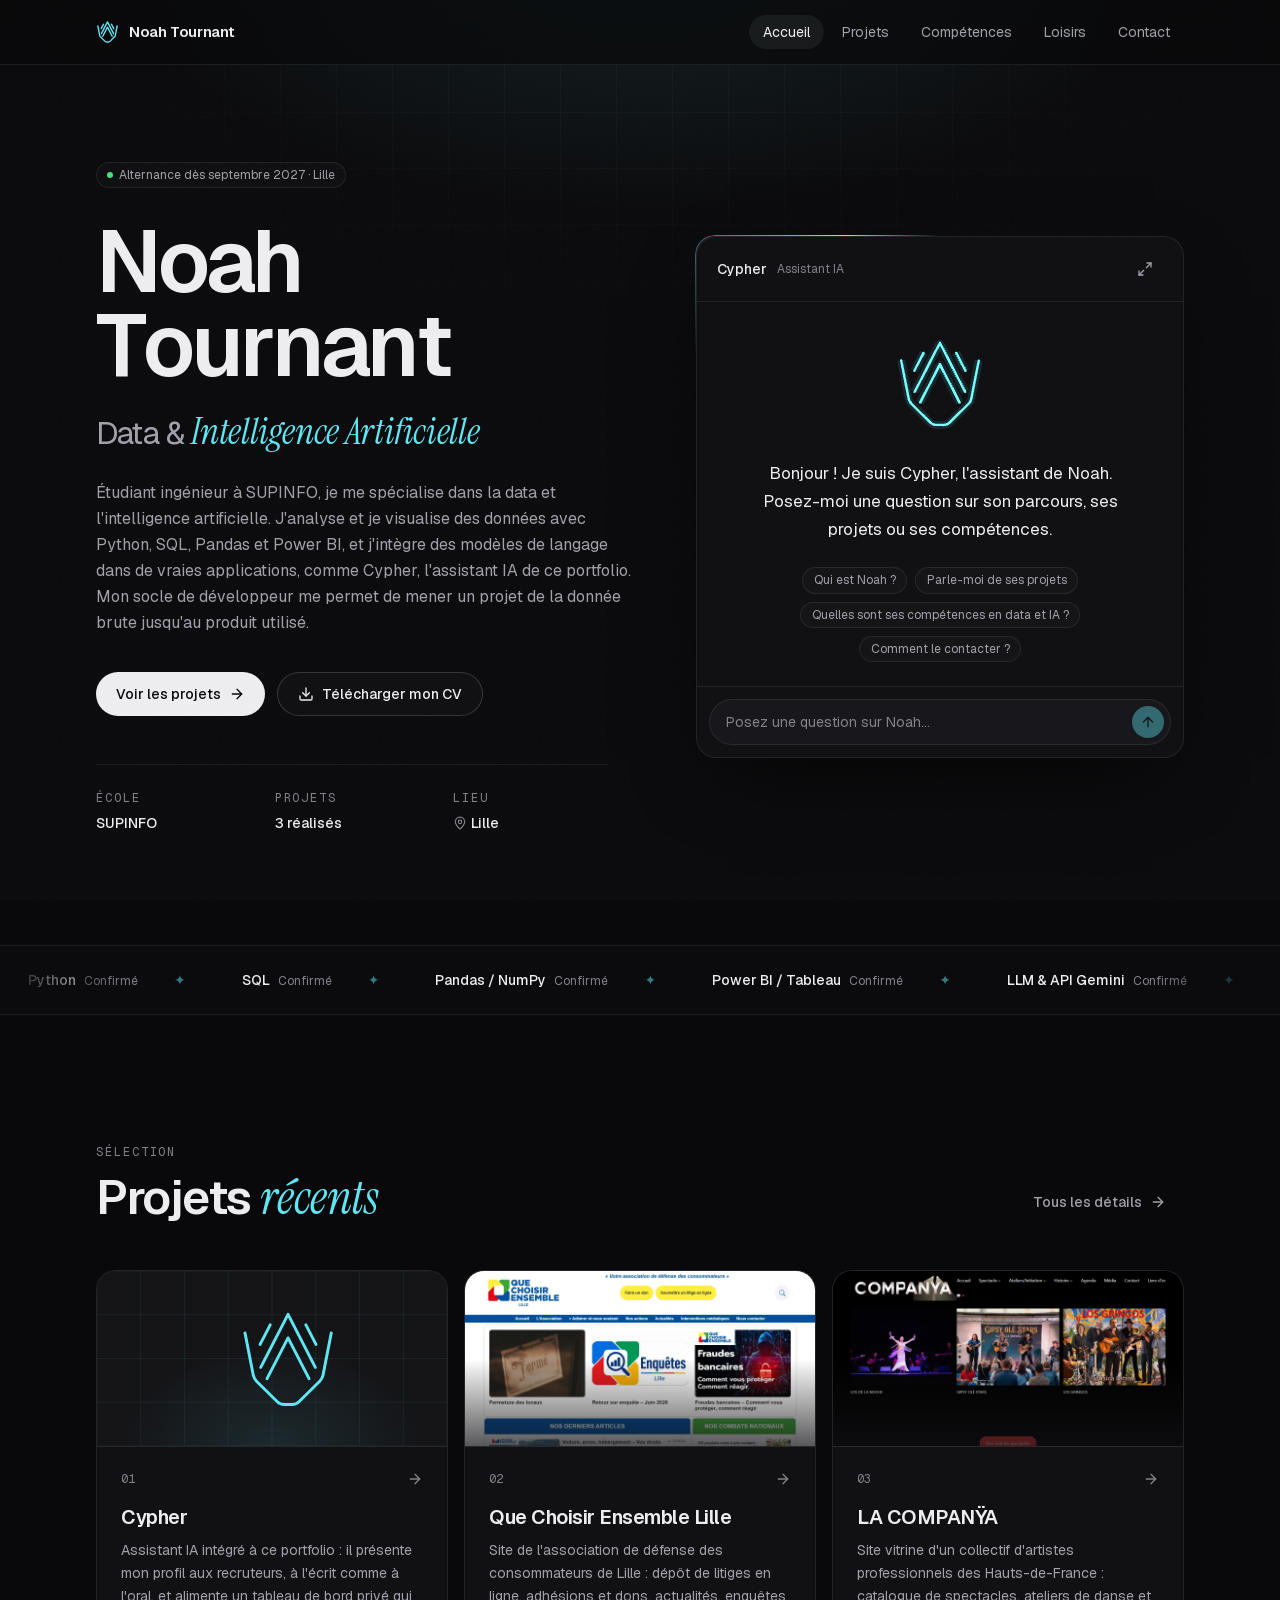
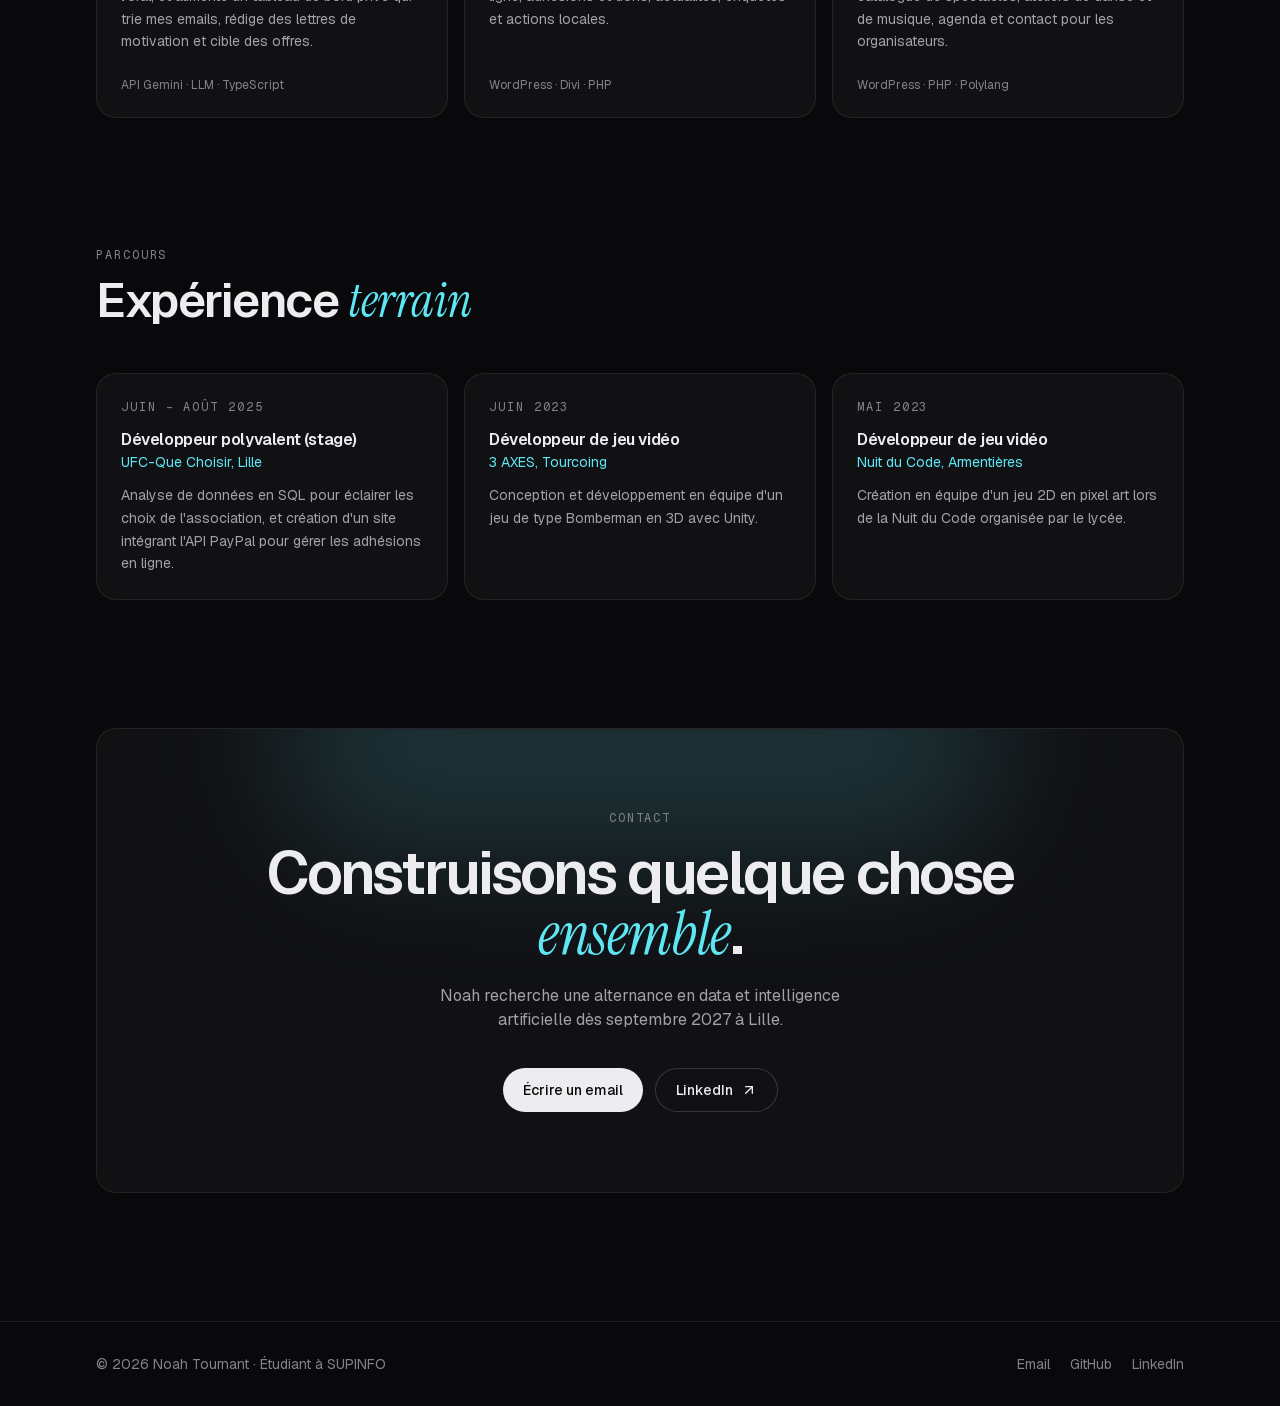
<file: index.html>
<!DOCTYPE html><html lang="fr" class="geist_a71539c9-module__T19VSG__variable geist_mono_8d43a2aa-module__8Li5zG__variable instrument_serif_c1e8e483-module__u2UhdW__variable h-full"><head><meta charSet="utf-8"/><meta name="viewport" content="width=device-width, initial-scale=1"/><link rel="preload" href="/_next/static/media/797e433ab948586e-s.p.0r6juujl39pe6.woff2" as="font" crossorigin="" type="font/woff2"/><link rel="preload" href="/_next/static/media/7ebf22b5a21034f8-s.p.3j3877k49yy0l.woff2" as="font" crossorigin="" type="font/woff2"/><link rel="preload" href="/_next/static/media/caa3a2e1cccd8315-s.p.0wgildi0cnwt9.woff2" as="font" crossorigin="" type="font/woff2"/><link rel="stylesheet" href="/_next/static/chunks/2v0dmkqv36zgg.css" data-precedence="next"/><link rel="preload" as="script" fetchPriority="low" href="/_next/static/chunks/312tpv2lodmqc.js"/><script src="/_next/static/chunks/27jktro2p5rq9.js" async=""></script><script src="/_next/static/chunks/0mr0fnckbkr54.js" async=""></script><script src="/_next/static/chunks/3peubv2924kx4.js" async=""></script><script src="/_next/static/chunks/turbopack-26xe8c7xlqmez.js" async=""></script><script src="/_next/static/chunks/05-c3ty_6dwfk.js" async=""></script><script src="/_next/static/chunks/14mrh2-p_w84d.js" async=""></script><script src="/_next/static/chunks/0w40qknlj7-te.js" async=""></script><script src="/_next/static/chunks/2e_qjp8wda55c.js" async=""></script><script src="/_next/static/chunks/1r04t-f84_09f.js" async=""></script><meta name="next-size-adjust" content=""/><meta name="theme-color" content="#09090b"/><meta name="color-scheme" content="dark"/><title>Noah Tournant · Portfolio</title><meta name="description" content="Portfolio de Noah Tournant, étudiant ingénieur à SUPINFO en data et intelligence artificielle : Python, SQL, Pandas, Power BI et LLM. Discutez avec Cypher, son assistant IA."/><link rel="author" href="https://www.linkedin.com/in/noah-tournant-9613a9313"/><meta name="author" content="Noah Tournant"/><meta property="og:title" content="Noah Tournant · Portfolio"/><meta property="og:description" content="Portfolio de Noah Tournant, étudiant ingénieur à SUPINFO en data et intelligence artificielle : Python, SQL, Pandas, Power BI et LLM. Discutez avec Cypher, son assistant IA."/><meta property="og:site_name" content="Noah Tournant · Portfolio"/><meta property="og:locale" content="fr_FR"/><meta property="og:image" content="https://noahtournant.github.io/opengraph-image?cbe055ad6efff04a"/><meta property="og:image:type" content="image/png"/><meta property="og:image:width" content="1200"/><meta property="og:image:height" content="630"/><meta property="og:image:alt" content="Noah Tournant · Data &amp; Intelligence Artificielle"/><meta property="og:type" content="website"/><meta name="twitter:card" content="summary_large_image"/><meta name="twitter:title" content="Noah Tournant · Portfolio"/><meta name="twitter:description" content="Portfolio de Noah Tournant, étudiant ingénieur à SUPINFO en data et intelligence artificielle : Python, SQL, Pandas, Power BI et LLM. Discutez avec Cypher, son assistant IA."/><meta name="twitter:image" content="https://noahtournant.github.io/opengraph-image?cbe055ad6efff04a"/><meta name="twitter:image:alt" content="Noah Tournant · Data &amp; Intelligence Artificielle"/><meta name="twitter:image:type" content="image/png"/><meta name="twitter:image:width" content="1200"/><meta name="twitter:image:height" content="630"/><link rel="icon" href="/icon.svg?icon.24utgqltr07-d.svg" sizes="any" type="image/svg+xml"/><script src="/_next/static/chunks/0cz1d0mv5g_q7.js" noModule=""></script></head><body class="min-h-full bg-bg text-fg"><div hidden=""><!--$--><!--/$--></div><div class="relative flex min-h-screen flex-col"><div class="page-backdrop" aria-hidden="true"></div><a href="#contenu" class="sr-only focus:not-sr-only focus:fixed focus:left-4 focus:top-4 focus:z-50 btn btn-primary">Aller au contenu</a><header class="sticky top-0 z-40 border-b border-line bg-bg/70 backdrop-blur-xl"><div class="container-page flex h-16 items-center justify-between gap-4"><a class="flex items-center gap-2.5 shrink-0" aria-label="Noah Tournant, accueil" href="/"><svg viewBox="0 0 487 512" width="23" height="24" fill="none" stroke="#5ee6f3" stroke-width="29.866666666666664" stroke-linecap="round" stroke-linejoin="round" aria-hidden="true" class="shrink-0 select-none "><path d="M38 128 L78 332 Q82 347 93 358 L192 456 Q205 469 224 469 L263 469 Q282 469 295 456 L394 358 Q405 347 409 332 L449 128"></path><path d="M113 292 L243 40 L373 292"></path><path d="M143 346 L243 152 L343 346"></path><path d="M110 183 L158 90"></path><path d="M328 90 L376 183"></path></svg><span class="text-[15px] font-semibold tracking-tight">Noah Tournant</span></a><nav aria-label="Navigation principale" class="hidden md:block"><ul class="flex items-center gap-1"><li><a aria-current="page" class="relative rounded-full px-3.5 py-2 text-sm transition-colors text-fg bg-white/[0.06]" href="/">Accueil</a></li><li><a class="relative rounded-full px-3.5 py-2 text-sm transition-colors text-muted hover:text-fg" href="/projets/">Projets</a></li><li><a class="relative rounded-full px-3.5 py-2 text-sm transition-colors text-muted hover:text-fg" href="/competences/">Compétences</a></li><li><a class="relative rounded-full px-3.5 py-2 text-sm transition-colors text-muted hover:text-fg" href="/loisirs/">Loisirs</a></li><li><a class="relative rounded-full px-3.5 py-2 text-sm transition-colors text-muted hover:text-fg" href="/contact/">Contact</a></li></ul></nav></div><nav aria-label="Navigation principale" class="md:hidden border-t border-line"><ul class="container-page flex gap-1 overflow-x-auto py-2 [scrollbar-width:none] [mask-image:linear-gradient(to_right,black_85%,transparent)]"><li class="shrink-0 last:pr-8"><a aria-current="page" class="block rounded-full px-3 py-1.5 text-sm transition-colors text-fg bg-white/[0.07]" href="/">Accueil</a></li><li class="shrink-0 last:pr-8"><a class="block rounded-full px-3 py-1.5 text-sm transition-colors text-muted" href="/projets/">Projets</a></li><li class="shrink-0 last:pr-8"><a class="block rounded-full px-3 py-1.5 text-sm transition-colors text-muted" href="/competences/">Compétences</a></li><li class="shrink-0 last:pr-8"><a class="block rounded-full px-3 py-1.5 text-sm transition-colors text-muted" href="/loisirs/">Loisirs</a></li><li class="shrink-0 last:pr-8"><a class="block rounded-full px-3 py-1.5 text-sm transition-colors text-muted" href="/contact/">Contact</a></li></ul></nav></header><main id="contenu" class="flex-1"><script type="application/ld+json">{"@context":"https://schema.org","@type":"Person","name":"Noah Tournant","jobTitle":"Étudiant ingénieur · Data & Intelligence Artificielle","url":"https://noahtournant.github.io","email":"mailto:noah.tournant@gmail.com","alumniOf":[{"@type":"EducationalOrganization","name":"SUPINFO"},{"@type":"EducationalOrganization","name":"Lycée Gustave Eiffel, Armentières"}],"knowsAbout":["Python","SQL","Pandas / NumPy","Power BI / Tableau","LLM & API Gemini","TypeScript/JavaScript","Java","C++","Next.js / React","Node.js / Express","Tailwind CSS / CSS"],"sameAs":["https://github.com/noah-tournant","https://www.linkedin.com/in/noah-tournant-9613a9313"]}</script><section class="container-page grid items-center gap-14 pt-14 pb-20 sm:pt-20 lg:grid-cols-[1.1fr_1fr] lg:gap-16 lg:pt-24 lg:pb-28"><div><p class="reveal chip mb-8" style="--i:0"><span class="h-1.5 w-1.5 rounded-full bg-success status-dot" aria-hidden="true"></span>Alternance dès septembre 2027 · Lille</p><h1 class="text-[3.25rem] leading-[0.95] font-semibold tracking-[-0.045em] text-fg sm:text-7xl lg:text-[5.5rem]"><span class="sr-only">Noah Tournant</span><span class="inline-block whitespace-nowrap" aria-hidden="true"><span class="letter" style="--l:0">N</span><span class="letter" style="--l:1">o</span><span class="letter" style="--l:2">a</span><span class="letter" style="--l:3">h</span><span class="inline-block w-[0.25em]"></span></span><span class="inline-block whitespace-nowrap" aria-hidden="true"><span class="letter" style="--l:4">T</span><span class="letter" style="--l:5">o</span><span class="letter" style="--l:6">u</span><span class="letter" style="--l:7">r</span><span class="letter" style="--l:8">n</span><span class="letter" style="--l:9">a</span><span class="letter" style="--l:10">n</span><span class="letter" style="--l:11">t</span></span></h1><p class="reveal mt-5 text-2xl tracking-tight text-muted sm:text-[2rem]" style="--i:4">Data &amp; <span class="font-accent text-[1.15em] text-accent">Intelligence Artificielle</span></p><p class="reveal mt-6 max-w-xl text-base leading-relaxed text-muted" style="--i:5">Étudiant ingénieur à SUPINFO, je me spécialise dans la data et l&#x27;intelligence artificielle. J&#x27;analyse et je visualise des données avec Python, SQL, Pandas et Power BI, et j&#x27;intègre des modèles de langage dans de vraies applications, comme Cypher, l&#x27;assistant IA de ce portfolio. Mon socle de développeur me permet de mener un projet de la donnée brute jusqu&#x27;au produit utilisé.</p><div class="reveal mt-9 flex flex-wrap gap-3" style="--i:6"><a class="btn btn-primary h-11 px-5" data-magnetic="true" href="/projets/">Voir les projets<svg xmlns="http://www.w3.org/2000/svg" width="24" height="24" viewBox="0 0 24 24" fill="none" stroke="currentColor" stroke-width="2" stroke-linecap="round" stroke-linejoin="round" class="lucide lucide-arrow-right h-4 w-4" aria-hidden="true"><path d="M5 12h14"></path><path d="m12 5 7 7-7 7"></path></svg></a><a href="/CV-Noah-Tournant.pdf" download="" class="btn btn-secondary h-11 px-5" data-magnetic="true"><svg xmlns="http://www.w3.org/2000/svg" width="24" height="24" viewBox="0 0 24 24" fill="none" stroke="currentColor" stroke-width="2" stroke-linecap="round" stroke-linejoin="round" class="lucide lucide-download h-4 w-4" aria-hidden="true"><path d="M12 15V3"></path><path d="M21 15v4a2 2 0 0 1-2 2H5a2 2 0 0 1-2-2v-4"></path><path d="m7 10 5 5 5-5"></path></svg>Télécharger mon CV</a></div><dl class="reveal mt-12 grid max-w-lg grid-cols-3 gap-6 border-t border-line pt-6" style="--i:7"><div><dt class="eyebrow">École</dt><dd class="mt-1.5 text-sm font-medium">SUPINFO</dd></div><div><dt class="eyebrow">Projets</dt><dd class="mt-1.5 text-sm font-medium">3<!-- --> réalisés</dd></div><div><dt class="eyebrow">Lieu</dt><dd class="mt-1.5 flex items-center gap-1 text-sm font-medium"><svg xmlns="http://www.w3.org/2000/svg" width="24" height="24" viewBox="0 0 24 24" fill="none" stroke="currentColor" stroke-width="2" stroke-linecap="round" stroke-linejoin="round" class="lucide lucide-map-pin h-3.5 w-3.5 text-subtle" aria-hidden="true"><path d="M20 10c0 4.993-5.539 10.193-7.399 11.799a1 1 0 0 1-1.202 0C9.539 20.193 4 14.993 4 10a8 8 0 0 1 16 0"></path><circle cx="12" cy="10" r="3"></circle></svg>Lille</dd></div></dl></div><div class="reveal" style="--i:4"><div class="border-beam rounded-[1.25rem]" vt-name="cypher-panel" vt-update="auto" vt-share="morph"><section class="card flex flex-col overflow-hidden shadow-[0_30px_80px_-30px_rgb(0_0_0/0.8)]" aria-label="Discuter avec Cypher"><div class="flex items-center justify-between border-b border-line px-5 py-3.5"><div class="flex items-center gap-2.5"><span class="text-sm font-medium">Cypher</span><span class="text-xs text-subtle">Assistant IA</span></div><button type="button" class="btn btn-ghost btn-icon" aria-label="Ouvrir Cypher en plein écran" title="Plein écran"><svg xmlns="http://www.w3.org/2000/svg" width="24" height="24" viewBox="0 0 24 24" fill="none" stroke="currentColor" stroke-width="2" stroke-linecap="round" stroke-linejoin="round" class="lucide lucide-maximize2 lucide-maximize-2 h-4 w-4" aria-hidden="true"><path d="M15 3h6v6"></path><path d="m21 3-7 7"></path><path d="m3 21 7-7"></path><path d="M9 21H3v-6"></path></svg></button></div><div class="flex flex-col items-center px-6 pt-4 pb-6 text-center sm:px-8"><div vt-name="cypher-logo" vt-update="auto" vt-share="morph"><div class="relative " style="width:134.4px;height:134.4px"><div class="absolute inset-0 flex items-center justify-center transition-opacity duration-700 opacity-100"><svg viewBox="0 0 487 512" width="80" height="84" fill="none" stroke="#5ee6f3" stroke-width="13" stroke-linecap="round" stroke-linejoin="round" aria-hidden="true" class="shrink-0 select-none "><path d="M38 128 L78 332 Q82 347 93 358 L192 456 Q205 469 224 469 L263 469 Q282 469 295 456 L394 358 Q405 347 409 332 L449 128"></path><path d="M113 292 L243 40 L373 292"></path><path d="M143 346 L243 152 L343 346"></path><path d="M110 183 L158 90"></path><path d="M328 90 L376 183"></path></svg></div><!--$!--><template data-dgst="BAILOUT_TO_CLIENT_SIDE_RENDERING"></template><!--/$--></div></div><p class="mt-2 max-w-sm text-[17px] leading-relaxed">Bonjour ! Je suis Cypher, l&#x27;assistant de Noah. Posez-moi une question sur son parcours, ses projets ou ses compétences.</p></div><div class="flex flex-wrap justify-center gap-2 px-6 pb-6 sm:px-8"><button type="button" class="chip cursor-pointer transition-colors hover:border-line-strong hover:text-fg">Qui est Noah ?</button><button type="button" class="chip cursor-pointer transition-colors hover:border-line-strong hover:text-fg">Parle-moi de ses projets</button><button type="button" class="chip cursor-pointer transition-colors hover:border-line-strong hover:text-fg">Quelles sont ses compétences en data et IA ?</button><button type="button" class="chip cursor-pointer transition-colors hover:border-line-strong hover:text-fg">Comment le contacter ?</button></div><form class="mt-auto border-t border-line p-3"><div class="flex items-center gap-2 rounded-full border border-line bg-surface-2 py-1.5 pl-4 pr-1.5 transition-colors focus-within:border-accent/50"><input type="text" maxLength="1000" aria-label="Votre question pour Cypher" placeholder="Posez une question sur Noah…" class="min-w-0 flex-1 bg-transparent text-sm text-fg placeholder:text-subtle focus:outline-none focus-visible:outline-none" value=""/><button type="submit" disabled="" aria-label="Envoyer" class="btn btn-accent btn-icon h-8 w-8"><svg xmlns="http://www.w3.org/2000/svg" width="24" height="24" viewBox="0 0 24 24" fill="none" stroke="currentColor" stroke-width="2" stroke-linecap="round" stroke-linejoin="round" class="lucide lucide-arrow-up h-4 w-4" aria-hidden="true"><path d="m5 12 7-7 7 7"></path><path d="M12 19V5"></path></svg></button></div></form></section></div></div></section><section class="border-y border-line bg-surface/40 py-6" aria-label="Compétences"><div class="marquee overflow-hidden"><ul class="marquee-track"><li class="flex shrink-0 items-baseline gap-2 px-7 text-sm"><span class="font-medium text-fg">Python</span><span class="text-xs text-subtle">Confirmé</span><span class="ml-7 text-accent/50" aria-hidden="true">✦</span></li><li class="flex shrink-0 items-baseline gap-2 px-7 text-sm"><span class="font-medium text-fg">SQL</span><span class="text-xs text-subtle">Confirmé</span><span class="ml-7 text-accent/50" aria-hidden="true">✦</span></li><li class="flex shrink-0 items-baseline gap-2 px-7 text-sm"><span class="font-medium text-fg">Pandas / NumPy</span><span class="text-xs text-subtle">Confirmé</span><span class="ml-7 text-accent/50" aria-hidden="true">✦</span></li><li class="flex shrink-0 items-baseline gap-2 px-7 text-sm"><span class="font-medium text-fg">Power BI / Tableau</span><span class="text-xs text-subtle">Confirmé</span><span class="ml-7 text-accent/50" aria-hidden="true">✦</span></li><li class="flex shrink-0 items-baseline gap-2 px-7 text-sm"><span class="font-medium text-fg">LLM &amp; API Gemini</span><span class="text-xs text-subtle">Confirmé</span><span class="ml-7 text-accent/50" aria-hidden="true">✦</span></li><li class="flex shrink-0 items-baseline gap-2 px-7 text-sm"><span class="font-medium text-fg">TypeScript/JavaScript</span><span class="text-xs text-subtle">Confirmé</span><span class="ml-7 text-accent/50" aria-hidden="true">✦</span></li><li class="flex shrink-0 items-baseline gap-2 px-7 text-sm"><span class="font-medium text-fg">Java</span><span class="text-xs text-subtle">Avancé</span><span class="ml-7 text-accent/50" aria-hidden="true">✦</span></li><li class="flex shrink-0 items-baseline gap-2 px-7 text-sm"><span class="font-medium text-fg">C++</span><span class="text-xs text-subtle">Avancé</span><span class="ml-7 text-accent/50" aria-hidden="true">✦</span></li><li class="flex shrink-0 items-baseline gap-2 px-7 text-sm"><span class="font-medium text-fg">Next.js / React</span><span class="text-xs text-subtle">Confirmé</span><span class="ml-7 text-accent/50" aria-hidden="true">✦</span></li><li class="flex shrink-0 items-baseline gap-2 px-7 text-sm"><span class="font-medium text-fg">Node.js / Express</span><span class="text-xs text-subtle">Confirmé</span><span class="ml-7 text-accent/50" aria-hidden="true">✦</span></li><li class="flex shrink-0 items-baseline gap-2 px-7 text-sm"><span class="font-medium text-fg">Tailwind CSS / CSS</span><span class="text-xs text-subtle">Avancé</span><span class="ml-7 text-accent/50" aria-hidden="true">✦</span></li><li aria-hidden="true" class="flex shrink-0 items-baseline gap-2 px-7 text-sm"><span class="font-medium text-fg">Python</span><span class="text-xs text-subtle">Confirmé</span><span class="ml-7 text-accent/50" aria-hidden="true">✦</span></li><li aria-hidden="true" class="flex shrink-0 items-baseline gap-2 px-7 text-sm"><span class="font-medium text-fg">SQL</span><span class="text-xs text-subtle">Confirmé</span><span class="ml-7 text-accent/50" aria-hidden="true">✦</span></li><li aria-hidden="true" class="flex shrink-0 items-baseline gap-2 px-7 text-sm"><span class="font-medium text-fg">Pandas / NumPy</span><span class="text-xs text-subtle">Confirmé</span><span class="ml-7 text-accent/50" aria-hidden="true">✦</span></li><li aria-hidden="true" class="flex shrink-0 items-baseline gap-2 px-7 text-sm"><span class="font-medium text-fg">Power BI / Tableau</span><span class="text-xs text-subtle">Confirmé</span><span class="ml-7 text-accent/50" aria-hidden="true">✦</span></li><li aria-hidden="true" class="flex shrink-0 items-baseline gap-2 px-7 text-sm"><span class="font-medium text-fg">LLM &amp; API Gemini</span><span class="text-xs text-subtle">Confirmé</span><span class="ml-7 text-accent/50" aria-hidden="true">✦</span></li><li aria-hidden="true" class="flex shrink-0 items-baseline gap-2 px-7 text-sm"><span class="font-medium text-fg">TypeScript/JavaScript</span><span class="text-xs text-subtle">Confirmé</span><span class="ml-7 text-accent/50" aria-hidden="true">✦</span></li><li aria-hidden="true" class="flex shrink-0 items-baseline gap-2 px-7 text-sm"><span class="font-medium text-fg">Java</span><span class="text-xs text-subtle">Avancé</span><span class="ml-7 text-accent/50" aria-hidden="true">✦</span></li><li aria-hidden="true" class="flex shrink-0 items-baseline gap-2 px-7 text-sm"><span class="font-medium text-fg">C++</span><span class="text-xs text-subtle">Avancé</span><span class="ml-7 text-accent/50" aria-hidden="true">✦</span></li><li aria-hidden="true" class="flex shrink-0 items-baseline gap-2 px-7 text-sm"><span class="font-medium text-fg">Next.js / React</span><span class="text-xs text-subtle">Confirmé</span><span class="ml-7 text-accent/50" aria-hidden="true">✦</span></li><li aria-hidden="true" class="flex shrink-0 items-baseline gap-2 px-7 text-sm"><span class="font-medium text-fg">Node.js / Express</span><span class="text-xs text-subtle">Confirmé</span><span class="ml-7 text-accent/50" aria-hidden="true">✦</span></li><li aria-hidden="true" class="flex shrink-0 items-baseline gap-2 px-7 text-sm"><span class="font-medium text-fg">Tailwind CSS / CSS</span><span class="text-xs text-subtle">Avancé</span><span class="ml-7 text-accent/50" aria-hidden="true">✦</span></li></ul></div></section><section class="container-page py-24 sm:py-32" aria-labelledby="projets-titre"><div class="reveal-on-scroll mb-12 flex flex-wrap items-end justify-between gap-4"><div><p class="eyebrow">Sélection</p><h2 id="projets-titre" class="mt-3 text-4xl font-semibold tracking-[-0.03em] sm:text-5xl">Projets <span class="font-accent text-accent">récents</span></h2></div><a class="btn btn-ghost" href="/projets/">Tous les détails<svg xmlns="http://www.w3.org/2000/svg" width="24" height="24" viewBox="0 0 24 24" fill="none" stroke="currentColor" stroke-width="2" stroke-linecap="round" stroke-linejoin="round" class="lucide lucide-arrow-right h-4 w-4" aria-hidden="true"><path d="M5 12h14"></path><path d="m12 5 7 7-7 7"></path></svg></a></div><ul class="grid grid-cols-1 gap-4 md:grid-cols-3"><li class="reveal-on-scroll"><a class="card card-interactive spotlight group flex h-full flex-col overflow-hidden" href="/projets/#cypher"><div class="relative overflow-hidden border-b border-line bg-surface-2/60 text-accent h-44"><div class="pointer-events-none absolute inset-0 bg-[radial-gradient(60%_80%_at_50%_100%,color-mix(in_srgb,var(--accent)_10%,transparent),transparent_70%)]" aria-hidden="true"></div><svg viewBox="0 0 400 200" class="relative h-full w-full" aria-hidden="true" preserveAspectRatio="xMidYMid meet"><g stroke="currentColor" stroke-opacity="0.08" stroke-width="1"><line x1="0" y1="0" x2="0" y2="200"></line><line x1="50" y1="0" x2="50" y2="200"></line><line x1="100" y1="0" x2="100" y2="200"></line><line x1="150" y1="0" x2="150" y2="200"></line><line x1="200" y1="0" x2="200" y2="200"></line><line x1="250" y1="0" x2="250" y2="200"></line><line x1="300" y1="0" x2="300" y2="200"></line><line x1="350" y1="0" x2="350" y2="200"></line><line x1="400" y1="0" x2="400" y2="200"></line><line x1="0" y1="0" x2="400" y2="0"></line><line x1="0" y1="50" x2="400" y2="50"></line><line x1="0" y1="100" x2="400" y2="100"></line><line x1="0" y1="150" x2="400" y2="150"></line><line x1="0" y1="200" x2="400" y2="200"></line></g><g transform="translate(160 40) scale(0.24)" fill="none" stroke="currentColor" stroke-linecap="round" stroke-linejoin="round" stroke-width="14"><path d="M38 128 L78 332 Q82 347 93 358 L192 456 Q205 469 224 469 L263 469 Q282 469 295 456 L394 358 Q405 347 409 332 L449 128"></path><path d="M113 292 L243 40 L373 292"></path><path d="M143 346 L243 152 L343 346"></path><path d="M110 183 L158 90"></path><path d="M328 90 L376 183"></path></g></svg></div><div class="flex flex-1 flex-col p-6"><div class="flex items-center justify-between"><span class="font-mono text-xs text-subtle">0<!-- -->1</span><svg xmlns="http://www.w3.org/2000/svg" width="24" height="24" viewBox="0 0 24 24" fill="none" stroke="currentColor" stroke-width="2" stroke-linecap="round" stroke-linejoin="round" class="lucide lucide-arrow-right h-4 w-4 text-subtle transition-all group-hover:translate-x-0.5 group-hover:text-accent" aria-hidden="true"><path d="M5 12h14"></path><path d="m12 5 7 7-7 7"></path></svg></div><h3 class="mt-4 text-xl font-semibold tracking-tight">Cypher</h3><p class="mt-2 flex-1 text-sm leading-relaxed text-muted">Assistant IA intégré à ce portfolio : il présente mon profil aux recruteurs, à l&#x27;écrit comme à l&#x27;oral, et alimente un tableau de bord privé qui trie mes emails, rédige des lettres de motivation et cible des offres.</p><p class="mt-6 text-xs text-subtle">API Gemini · LLM · TypeScript</p></div></a></li><li class="reveal-on-scroll"><a class="card card-interactive spotlight group flex h-full flex-col overflow-hidden" href="/projets/#que-choisir-ensemble-lille"><div class="relative overflow-hidden border-b border-line bg-surface-2 h-44"><img alt="Aperçu du site Que Choisir Ensemble Lille" loading="lazy" decoding="async" data-nimg="fill" class="object-cover object-top transition-transform duration-700 ease-out group-hover:scale-[1.04]" style="position:absolute;height:100%;width:100%;left:0;top:0;right:0;bottom:0;color:transparent" src="/projects/que-choisir-lille.webp"/><div class="pointer-events-none absolute inset-0 bg-gradient-to-t from-surface/70 via-transparent to-transparent" aria-hidden="true"></div></div><div class="flex flex-1 flex-col p-6"><div class="flex items-center justify-between"><span class="font-mono text-xs text-subtle">0<!-- -->2</span><svg xmlns="http://www.w3.org/2000/svg" width="24" height="24" viewBox="0 0 24 24" fill="none" stroke="currentColor" stroke-width="2" stroke-linecap="round" stroke-linejoin="round" class="lucide lucide-arrow-right h-4 w-4 text-subtle transition-all group-hover:translate-x-0.5 group-hover:text-accent" aria-hidden="true"><path d="M5 12h14"></path><path d="m12 5 7 7-7 7"></path></svg></div><h3 class="mt-4 text-xl font-semibold tracking-tight">Que Choisir Ensemble Lille</h3><p class="mt-2 flex-1 text-sm leading-relaxed text-muted">Site de l&#x27;association de défense des consommateurs de Lille : dépôt de litiges en ligne, adhésions et dons, actualités, enquêtes et actions locales.</p><p class="mt-6 text-xs text-subtle">WordPress · Divi · PHP</p></div></a></li><li class="reveal-on-scroll"><a class="card card-interactive spotlight group flex h-full flex-col overflow-hidden" href="/projets/#la-companya"><div class="relative overflow-hidden border-b border-line bg-surface-2 h-44"><img alt="Aperçu du site LA COMPANŸA" loading="lazy" decoding="async" data-nimg="fill" class="object-cover object-top transition-transform duration-700 ease-out group-hover:scale-[1.04]" style="position:absolute;height:100%;width:100%;left:0;top:0;right:0;bottom:0;color:transparent" src="/projects/companya.webp"/><div class="pointer-events-none absolute inset-0 bg-gradient-to-t from-surface/70 via-transparent to-transparent" aria-hidden="true"></div></div><div class="flex flex-1 flex-col p-6"><div class="flex items-center justify-between"><span class="font-mono text-xs text-subtle">0<!-- -->3</span><svg xmlns="http://www.w3.org/2000/svg" width="24" height="24" viewBox="0 0 24 24" fill="none" stroke="currentColor" stroke-width="2" stroke-linecap="round" stroke-linejoin="round" class="lucide lucide-arrow-right h-4 w-4 text-subtle transition-all group-hover:translate-x-0.5 group-hover:text-accent" aria-hidden="true"><path d="M5 12h14"></path><path d="m12 5 7 7-7 7"></path></svg></div><h3 class="mt-4 text-xl font-semibold tracking-tight">LA COMPANŸA</h3><p class="mt-2 flex-1 text-sm leading-relaxed text-muted">Site vitrine d&#x27;un collectif d&#x27;artistes professionnels des Hauts-de-France : catalogue de spectacles, ateliers de danse et de musique, agenda et contact pour les organisateurs.</p><p class="mt-6 text-xs text-subtle">WordPress · PHP · Polylang</p></div></a></li></ul></section><section class="container-page pb-24 sm:pb-32" aria-labelledby="parcours-titre"><div class="reveal-on-scroll mb-12"><p class="eyebrow">Parcours</p><h2 id="parcours-titre" class="mt-3 text-4xl font-semibold tracking-[-0.03em] sm:text-5xl">Expérience <span class="font-accent text-accent">terrain</span></h2></div><ol class="grid grid-cols-1 gap-4 md:grid-cols-3"><li class="reveal-on-scroll"><article class="card spotlight h-full p-6"><p class="eyebrow">Juin – août 2025</p><h3 class="mt-3 font-semibold tracking-tight">Développeur polyvalent (stage)</h3><p class="text-sm text-accent">UFC-Que Choisir, Lille</p><p class="mt-3 text-sm leading-relaxed text-muted">Analyse de données en SQL pour éclairer les choix de l&#x27;association, et création d&#x27;un site intégrant l&#x27;API PayPal pour gérer les adhésions en ligne.</p></article></li><li class="reveal-on-scroll"><article class="card spotlight h-full p-6"><p class="eyebrow">Juin 2023</p><h3 class="mt-3 font-semibold tracking-tight">Développeur de jeu vidéo</h3><p class="text-sm text-accent">3 AXES, Tourcoing</p><p class="mt-3 text-sm leading-relaxed text-muted">Conception et développement en équipe d&#x27;un jeu de type Bomberman en 3D avec Unity.</p></article></li><li class="reveal-on-scroll"><article class="card spotlight h-full p-6"><p class="eyebrow">Mai 2023</p><h3 class="mt-3 font-semibold tracking-tight">Développeur de jeu vidéo</h3><p class="text-sm text-accent">Nuit du Code, Armentières</p><p class="mt-3 text-sm leading-relaxed text-muted">Création en équipe d&#x27;un jeu 2D en pixel art lors de la Nuit du Code organisée par le lycée.</p></article></li></ol></section><section class="container-page pb-24 sm:pb-32"><div class="reveal-on-scroll card spotlight relative overflow-hidden px-6 py-16 text-center sm:px-16 sm:py-20"><div class="pointer-events-none absolute inset-x-0 -top-24 mx-auto h-56 w-2/3 rounded-full bg-accent/15 blur-3xl" aria-hidden="true"></div><p class="eyebrow relative">Contact</p><h2 class="relative mt-4 text-4xl font-semibold tracking-[-0.035em] sm:text-6xl">Construisons quelque chose<br/><span class="font-accent text-accent">ensemble</span>.</h2><p class="relative mx-auto mt-5 max-w-md text-muted">Noah<!-- --> recherche une alternance en data et intelligence artificielle<!-- --> dès septembre 2027<!-- --> à Lille<!-- -->.</p><div class="relative mt-9 flex flex-wrap justify-center gap-3"><a href="mailto:noah.tournant@gmail.com" class="btn btn-primary h-11 px-5" data-magnetic="true">Écrire un email</a><a href="https://www.linkedin.com/in/noah-tournant-9613a9313" target="_blank" rel="noreferrer" class="btn btn-secondary h-11 px-5" data-magnetic="true">LinkedIn<svg xmlns="http://www.w3.org/2000/svg" width="24" height="24" viewBox="0 0 24 24" fill="none" stroke="currentColor" stroke-width="2" stroke-linecap="round" stroke-linejoin="round" class="lucide lucide-arrow-up-right h-4 w-4" aria-hidden="true"><path d="M7 7h10v10"></path><path d="M7 17 17 7"></path></svg></a></div></div></section><!--$--><!--/$--></main><footer class="border-t border-line"><div class="container-page flex flex-col gap-3 py-8 text-sm text-subtle sm:flex-row sm:items-center sm:justify-between"><p>© <!-- -->2026<!-- --> <!-- -->Noah Tournant<!-- --> · Étudiant à SUPINFO</p><ul class="flex gap-5"><li><a href="mailto:noah.tournant@gmail.com" class="link-underline hover:text-fg transition-colors">Email</a></li><li><a href="https://github.com/noah-tournant" target="_blank" rel="noreferrer" class="link-underline hover:text-fg transition-colors">GitHub</a></li><li><a href="https://www.linkedin.com/in/noah-tournant-9613a9313" target="_blank" rel="noreferrer" class="link-underline hover:text-fg transition-colors">LinkedIn</a></li></ul></div></footer></div><script src="/_next/static/chunks/312tpv2lodmqc.js" id="_R_" async=""></script><script>(self.__next_f=self.__next_f||[]).push([0])</script><script>self.__next_f.push([1,"1:\"$Sreact.fragment\"\n2:I[39756,[\"/_next/static/chunks/05-c3ty_6dwfk.js\",\"/_next/static/chunks/14mrh2-p_w84d.js\"],\"default\"]\n3:I[37457,[\"/_next/static/chunks/05-c3ty_6dwfk.js\",\"/_next/static/chunks/14mrh2-p_w84d.js\"],\"default\"]\n4:I[22016,[\"/_next/static/chunks/0w40qknlj7-te.js\",\"/_next/static/chunks/2e_qjp8wda55c.js\",\"/_next/static/chunks/1r04t-f84_09f.js\"],\"\"]\n5:I[5014,[\"/_next/static/chunks/0w40qknlj7-te.js\",\"/_next/static/chunks/2e_qjp8wda55c.js\",\"/_next/static/chunks/1r04t-f84_09f.js\"],\"default\"]\n6:I[91857,[\"/_next/static/chunks/0w40qknlj7-te.js\"],\"default\"]\n7:I[20531,[\"/_next/static/chunks/0w40qknlj7-te.js\",\"/_next/static/chunks/2e_qjp8wda55c.js\"],\"default\"]\n13:I[68027,[\"/_next/static/chunks/0w40qknlj7-te.js\"],\"default\",1]\n:HL[\"/_next/static/chunks/2v0dmkqv36zgg.css\",\"style\"]\n:HL[\"/_next/static/media/797e433ab948586e-s.p.0r6juujl39pe6.woff2\",\"font\",{\"crossOrigin\":\"\",\"type\":\"font/woff2\"}]\n:HL[\"/_next/static/media/7ebf22b5a21034f8-s.p.3j3877k49yy0l.woff2\",\"font\",{\"crossOrigin\":\"\",\"type\":\"font/woff2\"}]\n:HL[\"/_next/static/media/caa3a2e1cccd8315-s.p.0wgildi0cnwt9.woff2\",\"font\",{\"crossOrigin\":\"\",\"type\":\"font/woff2\"}]\n"])</script><script>self.__next_f.push([1,"0:{\"P\":null,\"c\":[\"\",\"\"],\"q\":\"\",\"i\":false,\"f\":[[[\"\",{\"children\":[\"(site)\",{\"children\":[\"__PAGE__\",{}]}]},\"$undefined\",\"$undefined\",16],[[\"$\",\"$1\",\"c\",{\"children\":[[[\"$\",\"link\",\"0\",{\"rel\":\"stylesheet\",\"href\":\"/_next/static/chunks/2v0dmkqv36zgg.css\",\"precedence\":\"next\",\"crossOrigin\":\"$undefined\",\"nonce\":\"$undefined\"}],[\"$\",\"script\",\"script-0\",{\"src\":\"/_next/static/chunks/0w40qknlj7-te.js\",\"async\":true,\"nonce\":\"$undefined\"}]],[\"$\",\"html\",null,{\"lang\":\"fr\",\"className\":\"geist_a71539c9-module__T19VSG__variable geist_mono_8d43a2aa-module__8Li5zG__variable instrument_serif_c1e8e483-module__u2UhdW__variable h-full\",\"children\":[\"$\",\"body\",null,{\"className\":\"min-h-full bg-bg text-fg\",\"children\":[[\"$\",\"$L2\",null,{\"parallelRouterKey\":\"children\",\"error\":\"$undefined\",\"errorStyles\":\"$undefined\",\"errorScripts\":\"$undefined\",\"template\":[\"$\",\"$L3\",null,{}],\"templateStyles\":\"$undefined\",\"templateScripts\":\"$undefined\",\"notFound\":[[\"$\",\"div\",null,{\"className\":\"relative flex min-h-screen flex-col items-center justify-center px-5 text-center\",\"children\":[[\"$\",\"div\",null,{\"className\":\"page-backdrop\",\"aria-hidden\":\"true\"}],[\"$\",\"div\",null,{\"className\":\"reveal flex flex-col items-center\",\"children\":[[\"$\",\"svg\",null,{\"viewBox\":\"0 0 487 512\",\"width\":46,\"height\":48,\"fill\":\"none\",\"stroke\":\"#5ee6f3\",\"strokeWidth\":14.933333333333332,\"strokeLinecap\":\"round\",\"strokeLinejoin\":\"round\",\"aria-hidden\":\"true\",\"className\":\"shrink-0 select-none \",\"children\":[[\"$\",\"path\",\"M38 128 L78 332 Q82 347 93 358 L192 456 Q205 469 224 469 L263 469 Q282 469 295 456 L394 358 Q405 347 409 332 L449 128\",{\"d\":\"M38 128 L78 332 Q82 347 93 358 L192 456 Q205 469 224 469 L263 469 Q282 469 295 456 L394 358 Q405 347 409 332 L449 128\"}],[\"$\",\"path\",\"M113 292 L243 40 L373 292\",{\"d\":\"M113 292 L243 40 L373 292\"}],[\"$\",\"path\",\"M143 346 L243 152 L343 346\",{\"d\":\"M143 346 L243 152 L343 346\"}],[\"$\",\"path\",\"M110 183 L158 90\",{\"d\":\"M110 183 L158 90\"}],[\"$\",\"path\",\"M328 90 L376 183\",{\"d\":\"M328 90 L376 183\"}]]}],[\"$\",\"p\",null,{\"className\":\"eyebrow mt-8\",\"children\":\"Erreur 404\"}],[\"$\",\"h1\",null,{\"className\":\"mt-3 text-4xl font-semibold tracking-tight sm:text-5xl\",\"children\":\"Page introuvable\"}],[\"$\",\"p\",null,{\"className\":\"mt-4 max-w-sm text-muted\",\"children\":\"Cette page n'existe pas ou a été déplacée. Cypher peut peut-être vous aider à trouver ce que vous cherchez.\"}],[\"$\",\"div\",null,{\"className\":\"mt-8 flex flex-wrap justify-center gap-3\",\"children\":[[\"$\",\"$L4\",null,{\"href\":\"/\",\"className\":\"btn btn-primary\",\"children\":[[\"$\",\"$L5\",null,{\"ref\":\"$undefined\",\"iconNode\":[[\"path\",{\"d\":\"m12 19-7-7 7-7\",\"key\":\"1l729n\"}],[\"path\",{\"d\":\"M19 12H5\",\"key\":\"x3x0zl\"}]],\"className\":\"lucide-arrow-left h-4 w-4\",\"aria-hidden\":\"true\"}],\"Retour à l'accueil\"]}],[\"$\",\"$L4\",null,{\"href\":\"/cypher\",\"className\":\"btn btn-secondary\",\"children\":[[\"$\",\"$L5\",null,{\"ref\":\"$undefined\",\"iconNode\":[[\"path\",{\"d\":\"M2.992 16.342a2 2 0 0 1 .094 1.167l-1.065 3.29a1 1 0 0 0 1.236 1.168l3.413-.998a2 2 0 0 1 1.099.092 10 10 0 1 0-4.777-4.719\",\"key\":\"1sd12s\"}]],\"className\":\"lucide-message-circle h-4 w-4\",\"aria-hidden\":\"true\"}],\"Demander à Cypher\"]}]]}]]}]]}],[]],\"forbidden\":\"$undefined\",\"unauthorized\":\"$undefined\"}],[\"$\",\"$L6\",null,{}]]}]}]]}],{\"children\":[[\"$\",\"$1\",\"c\",{\"children\":[[[\"$\",\"script\",\"script-0\",{\"src\":\"/_next/static/chunks/2e_qjp8wda55c.js\",\"async\":true,\"nonce\":\"$undefined\"}]],[\"$\",\"div\",null,{\"className\":\"relative flex min-h-screen flex-col\",\"children\":[[\"$\",\"div\",null,{\"className\":\"page-backdrop\",\"aria-hidden\":\"true\"}],[\"$\",\"a\",null,{\"href\":\"#contenu\",\"className\":\"sr-only focus:not-sr-only focus:fixed focus:left-4 focus:top-4 focus:z-50 btn btn-primary\",\"children\":\"Aller au contenu\"}],[\"$\",\"$L7\",null,{}],[\"$\",\"main\",null,{\"id\":\"contenu\",\"className\":\"flex-1\",\"children\":[\"$\",\"$L2\",null,{\"parallelRouterKey\":\"children\",\"error\":\"$undefined\",\"errorStyles\":\"$undefined\",\"errorScripts\":\"$undefined\",\"template\":[\"$\",\"$L3\",null,{}],\"templateStyles\":\"$undefined\",\"templateScripts\":\"$undefined\",\"notFound\":[[\"$\",\"div\",null,{\"className\":\"relative flex min-h-screen flex-col items-center justify-center px-5 text-center\",\"children\":[[\"$\",\"div\",null,{\"className\":\"page-backdrop\",\"aria-hidden\":\"true\"}],[\"$\",\"div\",null,{\"className\":\"reveal flex flex-col items-center\",\"children\":[[\"$\",\"svg\",null,{\"viewBox\":\"0 0 487 512\",\"width\":46,\"height\":48,\"fill\":\"none\",\"stroke\":\"#5ee6f3\",\"strokeWidth\":14.933333333333332,\"strokeLinecap\":\"round\",\"strokeLinejoin\":\"round\",\"aria-hidden\":\"true\",\"className\":\"shrink-0 select-none \",\"children\":[[\"$\",\"path\",\"M38 128 L78 332 Q82 347 93 358 L192 456 Q205 469 224 469 L263 469 Q282 469 295 456 L394 358 Q405 347 409 332 L449 128\",{\"d\":\"M38 128 L78 332 Q82 347 93 358 L192 456 Q205 469 224 469 L263 469 Q282 469 295 456 L394 358 Q405 347 409 332 L449 128\"}],\"$L8\",\"$L9\",\"$La\",\"$Lb\"]}],\"$Lc\",\"$Ld\",\"$Le\",\"$Lf\"]}]]}],[]],\"forbidden\":\"$undefined\",\"unauthorized\":\"$undefined\"}]}],\"$L10\"]}]]}],{\"children\":[\"$L11\",{},null,false,null]},null,false,null]},null,false,null],\"$L12\",false]],\"m\":\"$undefined\",\"G\":[\"$13\",[\"$L14\"]],\"S\":true,\"h\":null,\"s\":\"$undefined\",\"l\":\"$undefined\",\"p\":\"$undefined\",\"d\":\"$undefined\",\"b\":\"rHdqFboS4SouID4VvtES0\"}\n"])</script><script>self.__next_f.push([1,"1f:I[97367,[\"/_next/static/chunks/05-c3ty_6dwfk.js\",\"/_next/static/chunks/14mrh2-p_w84d.js\"],\"ViewportBoundary\"]\n21:I[97367,[\"/_next/static/chunks/05-c3ty_6dwfk.js\",\"/_next/static/chunks/14mrh2-p_w84d.js\"],\"MetadataBoundary\"]\n22:\"$Sreact.suspense\"\n8:[\"$\",\"path\",\"M113 292 L243 40 L373 292\",{\"d\":\"M113 292 L243 40 L373 292\"}]\n9:[\"$\",\"path\",\"M143 346 L243 152 L343 346\",{\"d\":\"M143 346 L243 152 L343 346\"}]\na:[\"$\",\"path\",\"M110 183 L158 90\",{\"d\":\"M110 183 L158 90\"}]\nb:[\"$\",\"path\",\"M328 90 L376 183\",{\"d\":\"M328 90 L376 183\"}]\nc:[\"$\",\"p\",null,{\"className\":\"eyebrow mt-8\",\"children\":\"Erreur 404\"}]\nd:[\"$\",\"h1\",null,{\"className\":\"mt-3 text-4xl font-semibold tracking-tight sm:text-5xl\",\"children\":\"Page introuvable\"}]\ne:[\"$\",\"p\",null,{\"className\":\"mt-4 max-w-sm text-muted\",\"children\":\"Cette page n'existe pas ou a été déplacée. Cypher peut peut-être vous aider à trouver ce que vous cherchez.\"}]\nf:[\"$\",\"div\",null,{\"className\":\"mt-8 flex flex-wrap justify-center gap-3\",\"children\":[[\"$\",\"$L4\",null,{\"href\":\"/\",\"className\":\"btn btn-primary\",\"children\":[[\"$\",\"$L5\",null,{\"ref\":\"$undefined\",\"iconNode\":\"$0:f:0:1:0:props:children:1:props:children:props:children:0:props:notFound:0:props:children:1:props:children:4:props:children:0:props:children:0:props:iconNode\",\"className\":\"lucide-arrow-left h-4 w-4\",\"aria-hidden\":\"true\"}],\"Retour à l'accueil\"]}],[\"$\",\"$L4\",null,{\"href\":\"/cypher\",\"className\":\"btn btn-secondary\",\"children\":[[\"$\",\"$L5\",null,{\"ref\":\"$undefined\",\"iconNode\":\"$0:f:0:1:0:props:children:1:props:children:props:children:0:props:notFound:0:props:children:1:props:children:4:props:children:1:props:children:0:props:iconNode\",\"className\":\"lucide-message-circle h-4 w-4\",\"aria-hidden\":\"true\"}],\"Demander à Cypher\"]}]]}]\n10:[\"$\",\"footer\",null,{\"className\":\"border-t border-line\",\"children\":[\"$\",\"div\",null,{\"className\":\"container-page flex flex-col gap-3 py-8 text-sm text-subtle sm:flex-row sm:items-center sm:justify-between\",\"children\":[[\"$\",\"p\",null,{\"children\":[\"© \",2026,\" \",\"Noah Tournant\",\" · Étudiant à SUPINFO\"]}],[\"$\",\"ul\",null,{\"className\":\"flex gap-5\",\"children\":[[\"$\",\"li\",null,{\"children\":[\"$\",\"a\",null,{\"href\":\"mailto:noah.tournant@gmail.com\",\"className\":\"link-underline hover:text-fg transition-colors\",\"children\":\"Email\"}]}],[\"$\",\"li\",null,{\"children\":[\"$\",\"a\",null,{\"href\":\"https://github.com/noah-tournant\",\"target\":\"_blank\",\"rel\":\"noreferrer\",\"className\":\"link-underline hover:text-fg transition-colors\",\"children\":\"GitHub\"}]}],[\"$\",\"li\",null,{\"children\":[\"$\",\"a\",null,{\"href\":\"https://www.linkedin.com/in/noah-tournant-9613a9313\",\"target\":\"_blank\",\"rel\":\"noreferrer\",\"className\":\"link-underline hover:text-fg transition-colors\",\"children\":\"LinkedIn\"}]}]]}]]}]}]\n"])</script><script>self.__next_f.push([1,"11:[\"$\",\"$1\",\"c\",{\"children\":[[[\"$\",\"script\",null,{\"type\":\"application/ld+json\",\"dangerouslySetInnerHTML\":{\"__html\":\"{\\\"@context\\\":\\\"https://schema.org\\\",\\\"@type\\\":\\\"Person\\\",\\\"name\\\":\\\"Noah Tournant\\\",\\\"jobTitle\\\":\\\"Étudiant ingénieur · Data \u0026 Intelligence Artificielle\\\",\\\"url\\\":\\\"https://noahtournant.github.io\\\",\\\"email\\\":\\\"mailto:noah.tournant@gmail.com\\\",\\\"alumniOf\\\":[{\\\"@type\\\":\\\"EducationalOrganization\\\",\\\"name\\\":\\\"SUPINFO\\\"},{\\\"@type\\\":\\\"EducationalOrganization\\\",\\\"name\\\":\\\"Lycée Gustave Eiffel, Armentières\\\"}],\\\"knowsAbout\\\":[\\\"Python\\\",\\\"SQL\\\",\\\"Pandas / NumPy\\\",\\\"Power BI / Tableau\\\",\\\"LLM \u0026 API Gemini\\\",\\\"TypeScript/JavaScript\\\",\\\"Java\\\",\\\"C++\\\",\\\"Next.js / React\\\",\\\"Node.js / Express\\\",\\\"Tailwind CSS / CSS\\\"],\\\"sameAs\\\":[\\\"https://github.com/noah-tournant\\\",\\\"https://www.linkedin.com/in/noah-tournant-9613a9313\\\"]}\"}}],[\"$\",\"section\",null,{\"className\":\"container-page grid items-center gap-14 pt-14 pb-20 sm:pt-20 lg:grid-cols-[1.1fr_1fr] lg:gap-16 lg:pt-24 lg:pb-28\",\"children\":[[\"$\",\"div\",null,{\"children\":[[\"$\",\"p\",null,{\"className\":\"reveal chip mb-8\",\"style\":{\"--i\":0},\"children\":[[\"$\",\"span\",null,{\"className\":\"h-1.5 w-1.5 rounded-full bg-success status-dot\",\"aria-hidden\":\"true\"}],\"Alternance dès septembre 2027 · Lille\"]}],[\"$\",\"h1\",null,{\"className\":\"text-[3.25rem] leading-[0.95] font-semibold tracking-[-0.045em] text-fg sm:text-7xl lg:text-[5.5rem]\",\"children\":[[\"$\",\"span\",null,{\"className\":\"sr-only\",\"children\":\"Noah Tournant\"}],[[\"$\",\"span\",\"0\",{\"className\":\"inline-block whitespace-nowrap\",\"aria-hidden\":\"true\",\"children\":[[[\"$\",\"span\",\"1\",{\"className\":\"letter\",\"style\":{\"--l\":0},\"children\":\"N\"}],[\"$\",\"span\",\"2\",{\"className\":\"letter\",\"style\":{\"--l\":1},\"children\":\"o\"}],[\"$\",\"span\",\"3\",{\"className\":\"letter\",\"style\":{\"--l\":2},\"children\":\"a\"}],[\"$\",\"span\",\"4\",{\"className\":\"letter\",\"style\":{\"--l\":3},\"children\":\"h\"}]],[\"$\",\"span\",null,{\"className\":\"inline-block w-[0.25em]\"}]]}],[\"$\",\"span\",\"1\",{\"className\":\"inline-block whitespace-nowrap\",\"aria-hidden\":\"true\",\"children\":[[[\"$\",\"span\",\"5\",{\"className\":\"letter\",\"style\":{\"--l\":4},\"children\":\"T\"}],[\"$\",\"span\",\"6\",{\"className\":\"letter\",\"style\":{\"--l\":5},\"children\":\"o\"}],[\"$\",\"span\",\"7\",{\"className\":\"letter\",\"style\":{\"--l\":6},\"children\":\"u\"}],[\"$\",\"span\",\"8\",{\"className\":\"letter\",\"style\":{\"--l\":7},\"children\":\"r\"}],[\"$\",\"span\",\"9\",{\"className\":\"letter\",\"style\":{\"--l\":8},\"children\":\"n\"}],[\"$\",\"span\",\"10\",{\"className\":\"letter\",\"style\":{\"--l\":9},\"children\":\"a\"}],[\"$\",\"span\",\"11\",{\"className\":\"letter\",\"style\":{\"--l\":10},\"children\":\"n\"}],[\"$\",\"span\",\"12\",{\"className\":\"letter\",\"style\":{\"--l\":11},\"children\":\"t\"}]],false]}]]]}],[\"$\",\"p\",null,{\"className\":\"reveal mt-5 text-2xl tracking-tight text-muted sm:text-[2rem]\",\"style\":{\"--i\":4},\"children\":[\"Data \u0026 \",[\"$\",\"span\",null,{\"className\":\"font-accent text-[1.15em] text-accent\",\"children\":\"Intelligence Artificielle\"}]]}],[\"$\",\"p\",null,{\"className\":\"reveal mt-6 max-w-xl text-base leading-relaxed text-muted\",\"style\":{\"--i\":5},\"children\":\"Étudiant ingénieur à SUPINFO, je me spécialise dans la data et l'intelligence artificielle. J'analyse et je visualise des données avec Python, SQL, Pandas et Power BI, et j'intègre des modèles de langage dans de vraies applications, comme Cypher, l'assistant IA de ce portfolio. Mon socle de développeur me permet de mener un projet de la donnée brute jusqu'au produit utilisé.\"}],[\"$\",\"div\",null,{\"className\":\"reveal mt-9 flex flex-wrap gap-3\",\"style\":{\"--i\":6},\"children\":[[\"$\",\"$L4\",null,{\"href\":\"/projets\",\"className\":\"btn btn-primary h-11 px-5\",\"data-magnetic\":true,\"children\":[\"Voir les projets\",[\"$\",\"$L5\",null,{\"ref\":\"$undefined\",\"iconNode\":[[\"path\",{\"d\":\"M5 12h14\",\"key\":\"1ays0h\"}],[\"path\",{\"d\":\"m12 5 7 7-7 7\",\"key\":\"xquz4c\"}]],\"className\":\"lucide-arrow-right h-4 w-4\",\"aria-hidden\":\"true\"}]]}],[\"$\",\"a\",null,{\"href\":\"/CV-Noah-Tournant.pdf\",\"download\":true,\"className\":\"btn btn-secondary h-11 px-5\",\"data-magnetic\":true,\"children\":[[\"$\",\"$L5\",null,{\"ref\":\"$undefined\",\"iconNode\":[[\"path\",{\"d\":\"M12 15V3\",\"key\":\"m9g1x1\"}],[\"path\",{\"d\":\"M21 15v4a2 2 0 0 1-2 2H5a2 2 0 0 1-2-2v-4\",\"key\":\"ih7n3h\"}],[\"path\",{\"d\":\"m7 10 5 5 5-5\",\"key\":\"brsn70\"}]],\"className\":\"lucide-download h-4 w-4\",\"aria-hidden\":\"true\"}],\"Télécharger mon CV\"]}]]}],[\"$\",\"dl\",null,{\"className\":\"reveal mt-12 grid max-w-lg grid-cols-3 gap-6 border-t border-line pt-6\",\"style\":{\"--i\":7},\"children\":[\"$L15\",\"$L16\",\"$L17\"]}]]}],\"$L18\"]}],\"$L19\",\"$L1a\",\"$L1b\",\"$L1c\"],[\"$L1d\"],\"$L1e\"]}]\n"])</script><script>self.__next_f.push([1,"12:[\"$\",\"$1\",\"h\",{\"children\":[null,[\"$\",\"$L1f\",null,{\"children\":\"$L20\"}],[\"$\",\"div\",null,{\"hidden\":true,\"children\":[\"$\",\"$L21\",null,{\"children\":[\"$\",\"$22\",null,{\"name\":\"Next.Metadata\",\"children\":\"$L23\"}]}]}],[\"$\",\"meta\",null,{\"name\":\"next-size-adjust\",\"content\":\"\"}]]}]\n14:[\"$\",\"link\",\"0\",{\"rel\":\"stylesheet\",\"href\":\"/_next/static/chunks/2v0dmkqv36zgg.css\",\"precedence\":\"next\",\"crossOrigin\":\"$undefined\",\"nonce\":\"$undefined\"}]\n"])</script><script>self.__next_f.push([1,"24:I[3188,[\"/_next/static/chunks/0w40qknlj7-te.js\",\"/_next/static/chunks/2e_qjp8wda55c.js\",\"/_next/static/chunks/1r04t-f84_09f.js\"],\"default\"]\n32:I[5500,[\"/_next/static/chunks/0w40qknlj7-te.js\",\"/_next/static/chunks/2e_qjp8wda55c.js\",\"/_next/static/chunks/1r04t-f84_09f.js\"],\"Image\"]\n36:I[97367,[\"/_next/static/chunks/05-c3ty_6dwfk.js\",\"/_next/static/chunks/14mrh2-p_w84d.js\"],\"OutletBoundary\"]\n15:[\"$\",\"div\",null,{\"children\":[[\"$\",\"dt\",null,{\"className\":\"eyebrow\",\"children\":\"École\"}],[\"$\",\"dd\",null,{\"className\":\"mt-1.5 text-sm font-medium\",\"children\":\"SUPINFO\"}]]}]\n16:[\"$\",\"div\",null,{\"children\":[[\"$\",\"dt\",null,{\"className\":\"eyebrow\",\"children\":\"Projets\"}],[\"$\",\"dd\",null,{\"className\":\"mt-1.5 text-sm font-medium\",\"children\":[3,\" réalisés\"]}]]}]\n17:[\"$\",\"div\",null,{\"children\":[[\"$\",\"dt\",null,{\"className\":\"eyebrow\",\"children\":\"Lieu\"}],[\"$\",\"dd\",null,{\"className\":\"mt-1.5 flex items-center gap-1 text-sm font-medium\",\"children\":[[\"$\",\"$L5\",null,{\"ref\":\"$undefined\",\"iconNode\":[[\"path\",{\"d\":\"M20 10c0 4.993-5.539 10.193-7.399 11.799a1 1 0 0 1-1.202 0C9.539 20.193 4 14.993 4 10a8 8 0 0 1 16 0\",\"key\":\"1r0f0z\"}],[\"circle\",{\"cx\":\"12\",\"cy\":\"10\",\"r\":\"3\",\"key\":\"ilqhr7\"}]],\"className\":\"lucide-map-pin h-3.5 w-3.5 text-subtle\",\"aria-hidden\":\"true\"}],\"Lille\"]}]]}]\n18:[\"$\",\"div\",null,{\"className\":\"reveal\",\"style\":{\"--i\":4},\"children\":[\"$\",\"$L24\",null,{}]}]\n"])</script><script>self.__next_f.push([1,"19:[\"$\",\"section\",null,{\"className\":\"border-y border-line bg-surface/40 py-6\",\"aria-label\":\"Compétences\",\"children\":[\"$\",\"div\",null,{\"className\":\"marquee overflow-hidden\",\"children\":[\"$\",\"ul\",null,{\"className\":\"marquee-track\",\"children\":[[[\"$\",\"li\",\"0-Python\",{\"aria-hidden\":\"$undefined\",\"className\":\"flex shrink-0 items-baseline gap-2 px-7 text-sm\",\"children\":[[\"$\",\"span\",null,{\"className\":\"font-medium text-fg\",\"children\":\"Python\"}],[\"$\",\"span\",null,{\"className\":\"text-xs text-subtle\",\"children\":\"Confirmé\"}],[\"$\",\"span\",null,{\"className\":\"ml-7 text-accent/50\",\"aria-hidden\":\"true\",\"children\":\"✦\"}]]}],[\"$\",\"li\",\"0-SQL\",{\"aria-hidden\":\"$undefined\",\"className\":\"flex shrink-0 items-baseline gap-2 px-7 text-sm\",\"children\":[[\"$\",\"span\",null,{\"className\":\"font-medium text-fg\",\"children\":\"SQL\"}],[\"$\",\"span\",null,{\"className\":\"text-xs text-subtle\",\"children\":\"Confirmé\"}],[\"$\",\"span\",null,{\"className\":\"ml-7 text-accent/50\",\"aria-hidden\":\"true\",\"children\":\"✦\"}]]}],[\"$\",\"li\",\"0-Pandas / NumPy\",{\"aria-hidden\":\"$undefined\",\"className\":\"flex shrink-0 items-baseline gap-2 px-7 text-sm\",\"children\":[[\"$\",\"span\",null,{\"className\":\"font-medium text-fg\",\"children\":\"Pandas / NumPy\"}],[\"$\",\"span\",null,{\"className\":\"text-xs text-subtle\",\"children\":\"Confirmé\"}],[\"$\",\"span\",null,{\"className\":\"ml-7 text-accent/50\",\"aria-hidden\":\"true\",\"children\":\"✦\"}]]}],[\"$\",\"li\",\"0-Power BI / Tableau\",{\"aria-hidden\":\"$undefined\",\"className\":\"flex shrink-0 items-baseline gap-2 px-7 text-sm\",\"children\":[[\"$\",\"span\",null,{\"className\":\"font-medium text-fg\",\"children\":\"Power BI / Tableau\"}],[\"$\",\"span\",null,{\"className\":\"text-xs text-subtle\",\"children\":\"Confirmé\"}],[\"$\",\"span\",null,{\"className\":\"ml-7 text-accent/50\",\"aria-hidden\":\"true\",\"children\":\"✦\"}]]}],[\"$\",\"li\",\"0-LLM \u0026 API Gemini\",{\"aria-hidden\":\"$undefined\",\"className\":\"flex shrink-0 items-baseline gap-2 px-7 text-sm\",\"children\":[[\"$\",\"span\",null,{\"className\":\"font-medium text-fg\",\"children\":\"LLM \u0026 API Gemini\"}],[\"$\",\"span\",null,{\"className\":\"text-xs text-subtle\",\"children\":\"Confirmé\"}],[\"$\",\"span\",null,{\"className\":\"ml-7 text-accent/50\",\"aria-hidden\":\"true\",\"children\":\"✦\"}]]}],[\"$\",\"li\",\"0-TypeScript/JavaScript\",{\"aria-hidden\":\"$undefined\",\"className\":\"flex shrink-0 items-baseline gap-2 px-7 text-sm\",\"children\":[[\"$\",\"span\",null,{\"className\":\"font-medium text-fg\",\"children\":\"TypeScript/JavaScript\"}],[\"$\",\"span\",null,{\"className\":\"text-xs text-subtle\",\"children\":\"Confirmé\"}],[\"$\",\"span\",null,{\"className\":\"ml-7 text-accent/50\",\"aria-hidden\":\"true\",\"children\":\"✦\"}]]}],[\"$\",\"li\",\"0-Java\",{\"aria-hidden\":\"$undefined\",\"className\":\"flex shrink-0 items-baseline gap-2 px-7 text-sm\",\"children\":[[\"$\",\"span\",null,{\"className\":\"font-medium text-fg\",\"children\":\"Java\"}],[\"$\",\"span\",null,{\"className\":\"text-xs text-subtle\",\"children\":\"Avancé\"}],[\"$\",\"span\",null,{\"className\":\"ml-7 text-accent/50\",\"aria-hidden\":\"true\",\"children\":\"✦\"}]]}],[\"$\",\"li\",\"0-C++\",{\"aria-hidden\":\"$undefined\",\"className\":\"flex shrink-0 items-baseline gap-2 px-7 text-sm\",\"children\":[[\"$\",\"span\",null,{\"className\":\"font-medium text-fg\",\"children\":\"C++\"}],[\"$\",\"span\",null,{\"className\":\"text-xs text-subtle\",\"children\":\"Avancé\"}],[\"$\",\"span\",null,{\"className\":\"ml-7 text-accent/50\",\"aria-hidden\":\"true\",\"children\":\"✦\"}]]}],[\"$\",\"li\",\"0-Next.js / React\",{\"aria-hidden\":\"$undefined\",\"className\":\"flex shrink-0 items-baseline gap-2 px-7 text-sm\",\"children\":[[\"$\",\"span\",null,{\"className\":\"font-medium text-fg\",\"children\":\"Next.js / React\"}],[\"$\",\"span\",null,{\"className\":\"text-xs text-subtle\",\"children\":\"Confirmé\"}],[\"$\",\"span\",null,{\"className\":\"ml-7 text-accent/50\",\"aria-hidden\":\"true\",\"children\":\"✦\"}]]}],[\"$\",\"li\",\"0-Node.js / Express\",{\"aria-hidden\":\"$undefined\",\"className\":\"flex shrink-0 items-baseline gap-2 px-7 text-sm\",\"children\":[[\"$\",\"span\",null,{\"className\":\"font-medium text-fg\",\"children\":\"Node.js / Express\"}],[\"$\",\"span\",null,{\"className\":\"text-xs text-subtle\",\"children\":\"Confirmé\"}],[\"$\",\"span\",null,{\"className\":\"ml-7 text-accent/50\",\"aria-hidden\":\"true\",\"children\":\"✦\"}]]}],[\"$\",\"li\",\"0-Tailwind CSS / CSS\",{\"aria-hidden\":\"$undefined\",\"className\":\"flex shrink-0 items-baseline gap-2 px-7 text-sm\",\"children\":[[\"$\",\"span\",null,{\"className\":\"font-medium text-fg\",\"children\":\"Tailwind CSS / CSS\"}],[\"$\",\"span\",null,{\"className\":\"text-xs text-subtle\",\"children\":\"Avancé\"}],[\"$\",\"span\",null,{\"className\":\"ml-7 text-accent/50\",\"aria-hidden\":\"true\",\"children\":\"✦\"}]]}]],[[\"$\",\"li\",\"1-Python\",{\"aria-hidden\":true,\"className\":\"flex shrink-0 items-baseline gap-2 px-7 text-sm\",\"children\":[\"$L25\",\"$L26\",\"$L27\"]}],\"$L28\",\"$L29\",\"$L2a\",\"$L2b\",\"$L2c\",\"$L2d\",\"$L2e\",\"$L2f\",\"$L30\",\"$L31\"]]}]}]}]\n"])</script><script>self.__next_f.push([1,"1a:[\"$\",\"section\",null,{\"className\":\"container-page py-24 sm:py-32\",\"aria-labelledby\":\"projets-titre\",\"children\":[[\"$\",\"div\",null,{\"className\":\"reveal-on-scroll mb-12 flex flex-wrap items-end justify-between gap-4\",\"children\":[[\"$\",\"div\",null,{\"children\":[[\"$\",\"p\",null,{\"className\":\"eyebrow\",\"children\":\"Sélection\"}],[\"$\",\"h2\",null,{\"id\":\"projets-titre\",\"className\":\"mt-3 text-4xl font-semibold tracking-[-0.03em] sm:text-5xl\",\"children\":[\"Projets \",[\"$\",\"span\",null,{\"className\":\"font-accent text-accent\",\"children\":\"récents\"}]]}]]}],[\"$\",\"$L4\",null,{\"href\":\"/projets\",\"className\":\"btn btn-ghost\",\"children\":[\"Tous les détails\",[\"$\",\"$L5\",null,{\"ref\":\"$undefined\",\"iconNode\":\"$11:props:children:0:1:props:children:0:props:children:4:props:children:0:props:children:1:props:iconNode\",\"className\":\"lucide-arrow-right h-4 w-4\",\"aria-hidden\":\"true\"}]]}]]}],[\"$\",\"ul\",null,{\"className\":\"grid grid-cols-1 gap-4 md:grid-cols-3\",\"children\":[[\"$\",\"li\",\"Cypher\",{\"className\":\"reveal-on-scroll\",\"children\":[\"$\",\"$L4\",null,{\"href\":\"/projets#cypher\",\"className\":\"card card-interactive spotlight group flex h-full flex-col overflow-hidden\",\"children\":[[\"$\",\"div\",null,{\"className\":\"relative overflow-hidden border-b border-line bg-surface-2/60 text-accent h-44\",\"children\":[[\"$\",\"div\",null,{\"className\":\"pointer-events-none absolute inset-0 bg-[radial-gradient(60%_80%_at_50%_100%,color-mix(in_srgb,var(--accent)_10%,transparent),transparent_70%)]\",\"aria-hidden\":\"true\"}],[\"$\",\"svg\",null,{\"viewBox\":\"0 0 400 200\",\"className\":\"relative h-full w-full\",\"aria-hidden\":\"true\",\"preserveAspectRatio\":\"xMidYMid meet\",\"children\":[[\"$\",\"g\",null,{\"stroke\":\"currentColor\",\"strokeOpacity\":0.08,\"strokeWidth\":1,\"children\":[[[\"$\",\"line\",\"v0\",{\"x1\":0,\"y1\":0,\"x2\":0,\"y2\":200}],[\"$\",\"line\",\"v1\",{\"x1\":50,\"y1\":0,\"x2\":50,\"y2\":200}],[\"$\",\"line\",\"v2\",{\"x1\":100,\"y1\":0,\"x2\":100,\"y2\":200}],[\"$\",\"line\",\"v3\",{\"x1\":150,\"y1\":0,\"x2\":150,\"y2\":200}],[\"$\",\"line\",\"v4\",{\"x1\":200,\"y1\":0,\"x2\":200,\"y2\":200}],[\"$\",\"line\",\"v5\",{\"x1\":250,\"y1\":0,\"x2\":250,\"y2\":200}],[\"$\",\"line\",\"v6\",{\"x1\":300,\"y1\":0,\"x2\":300,\"y2\":200}],[\"$\",\"line\",\"v7\",{\"x1\":350,\"y1\":0,\"x2\":350,\"y2\":200}],[\"$\",\"line\",\"v8\",{\"x1\":400,\"y1\":0,\"x2\":400,\"y2\":200}]],[[\"$\",\"line\",\"h0\",{\"x1\":0,\"y1\":0,\"x2\":400,\"y2\":0}],[\"$\",\"line\",\"h1\",{\"x1\":0,\"y1\":50,\"x2\":400,\"y2\":50}],[\"$\",\"line\",\"h2\",{\"x1\":0,\"y1\":100,\"x2\":400,\"y2\":100}],[\"$\",\"line\",\"h3\",{\"x1\":0,\"y1\":150,\"x2\":400,\"y2\":150}],[\"$\",\"line\",\"h4\",{\"x1\":0,\"y1\":200,\"x2\":400,\"y2\":200}]]]}],[\"$\",\"g\",null,{\"transform\":\"translate(160 40) scale(0.24)\",\"fill\":\"none\",\"stroke\":\"currentColor\",\"strokeLinecap\":\"round\",\"strokeLinejoin\":\"round\",\"strokeWidth\":14,\"children\":[[\"$\",\"path\",\"M38 128 L78 332 Q82 347 93 358 L192 456 Q205 469 224 469 L263 469 Q282 469 295 456 L394 358 Q405 347 409 332 L449 128\",{\"d\":\"M38 128 L78 332 Q82 347 93 358 L192 456 Q205 469 224 469 L263 469 Q282 469 295 456 L394 358 Q405 347 409 332 L449 128\"}],[\"$\",\"path\",\"M113 292 L243 40 L373 292\",{\"d\":\"M113 292 L243 40 L373 292\"}],[\"$\",\"path\",\"M143 346 L243 152 L343 346\",{\"d\":\"M143 346 L243 152 L343 346\"}],[\"$\",\"path\",\"M110 183 L158 90\",{\"d\":\"M110 183 L158 90\"}],[\"$\",\"path\",\"M328 90 L376 183\",{\"d\":\"M328 90 L376 183\"}]]}]]}]]}],[\"$\",\"div\",null,{\"className\":\"flex flex-1 flex-col p-6\",\"children\":[[\"$\",\"div\",null,{\"className\":\"flex items-center justify-between\",\"children\":[[\"$\",\"span\",null,{\"className\":\"font-mono text-xs text-subtle\",\"children\":[\"0\",1]}],[\"$\",\"$L5\",null,{\"ref\":\"$undefined\",\"iconNode\":\"$11:props:children:0:1:props:children:0:props:children:4:props:children:0:props:children:1:props:iconNode\",\"className\":\"lucide-arrow-right h-4 w-4 text-subtle transition-all group-hover:translate-x-0.5 group-hover:text-accent\",\"aria-hidden\":\"true\"}]]}],[\"$\",\"h3\",null,{\"className\":\"mt-4 text-xl font-semibold tracking-tight\",\"children\":\"Cypher\"}],[\"$\",\"p\",null,{\"className\":\"mt-2 flex-1 text-sm leading-relaxed text-muted\",\"children\":\"Assistant IA intégré à ce portfolio : il présente mon profil aux recruteurs, à l'écrit comme à l'oral, et alimente un tableau de bord privé qui trie mes emails, rédige des lettres de motivation et cible des offres.\"}],[\"$\",\"p\",null,{\"className\":\"mt-6 text-xs text-subtle\",\"children\":\"API Gemini · LLM · TypeScript\"}]]}]]}]}],[\"$\",\"li\",\"Que Choisir Ensemble Lille\",{\"className\":\"reveal-on-scroll\",\"children\":[\"$\",\"$L4\",null,{\"href\":\"/projets#que-choisir-ensemble-lille\",\"className\":\"card card-interactive spotlight group flex h-full flex-col overflow-hidden\",\"children\":[[\"$\",\"div\",null,{\"className\":\"relative overflow-hidden border-b border-line bg-surface-2 h-44\",\"children\":[[\"$\",\"$L32\",null,{\"src\":\"/projects/que-choisir-lille.webp\",\"alt\":\"Aperçu du site Que Choisir Ensemble Lille\",\"fill\":true,\"sizes\":\"(min-width: 768px) 33vw, 100vw\",\"className\":\"object-cover object-top transition-transform duration-700 ease-out group-hover:scale-[1.04]\"}],\"$L33\"]}],\"$L34\"]}]}],\"$L35\"]}]]}]\n"])</script><script>self.__next_f.push([1,"1b:[\"$\",\"section\",null,{\"className\":\"container-page pb-24 sm:pb-32\",\"aria-labelledby\":\"parcours-titre\",\"children\":[[\"$\",\"div\",null,{\"className\":\"reveal-on-scroll mb-12\",\"children\":[[\"$\",\"p\",null,{\"className\":\"eyebrow\",\"children\":\"Parcours\"}],[\"$\",\"h2\",null,{\"id\":\"parcours-titre\",\"className\":\"mt-3 text-4xl font-semibold tracking-[-0.03em] sm:text-5xl\",\"children\":[\"Expérience \",[\"$\",\"span\",null,{\"className\":\"font-accent text-accent\",\"children\":\"terrain\"}]]}]]}],[\"$\",\"ol\",null,{\"className\":\"grid grid-cols-1 gap-4 md:grid-cols-3\",\"children\":[[\"$\",\"li\",\"UFC-Que Choisir, Lille-Juin – août 2025\",{\"className\":\"reveal-on-scroll\",\"children\":[\"$\",\"article\",null,{\"className\":\"card spotlight h-full p-6\",\"children\":[[\"$\",\"p\",null,{\"className\":\"eyebrow\",\"children\":\"Juin – août 2025\"}],[\"$\",\"h3\",null,{\"className\":\"mt-3 font-semibold tracking-tight\",\"children\":\"Développeur polyvalent (stage)\"}],[\"$\",\"p\",null,{\"className\":\"text-sm text-accent\",\"children\":\"UFC-Que Choisir, Lille\"}],[\"$\",\"p\",null,{\"className\":\"mt-3 text-sm leading-relaxed text-muted\",\"children\":\"Analyse de données en SQL pour éclairer les choix de l'association, et création d'un site intégrant l'API PayPal pour gérer les adhésions en ligne.\"}]]}]}],[\"$\",\"li\",\"3 AXES, Tourcoing-Juin 2023\",{\"className\":\"reveal-on-scroll\",\"children\":[\"$\",\"article\",null,{\"className\":\"card spotlight h-full p-6\",\"children\":[[\"$\",\"p\",null,{\"className\":\"eyebrow\",\"children\":\"Juin 2023\"}],[\"$\",\"h3\",null,{\"className\":\"mt-3 font-semibold tracking-tight\",\"children\":\"Développeur de jeu vidéo\"}],[\"$\",\"p\",null,{\"className\":\"text-sm text-accent\",\"children\":\"3 AXES, Tourcoing\"}],[\"$\",\"p\",null,{\"className\":\"mt-3 text-sm leading-relaxed text-muted\",\"children\":\"Conception et développement en équipe d'un jeu de type Bomberman en 3D avec Unity.\"}]]}]}],[\"$\",\"li\",\"Nuit du Code, Armentières-Mai 2023\",{\"className\":\"reveal-on-scroll\",\"children\":[\"$\",\"article\",null,{\"className\":\"card spotlight h-full p-6\",\"children\":[[\"$\",\"p\",null,{\"className\":\"eyebrow\",\"children\":\"Mai 2023\"}],[\"$\",\"h3\",null,{\"className\":\"mt-3 font-semibold tracking-tight\",\"children\":\"Développeur de jeu vidéo\"}],[\"$\",\"p\",null,{\"className\":\"text-sm text-accent\",\"children\":\"Nuit du Code, Armentières\"}],[\"$\",\"p\",null,{\"className\":\"mt-3 text-sm leading-relaxed text-muted\",\"children\":\"Création en équipe d'un jeu 2D en pixel art lors de la Nuit du Code organisée par le lycée.\"}]]}]}]]}]]}]\n"])</script><script>self.__next_f.push([1,"1c:[\"$\",\"section\",null,{\"className\":\"container-page pb-24 sm:pb-32\",\"children\":[\"$\",\"div\",null,{\"className\":\"reveal-on-scroll card spotlight relative overflow-hidden px-6 py-16 text-center sm:px-16 sm:py-20\",\"children\":[[\"$\",\"div\",null,{\"className\":\"pointer-events-none absolute inset-x-0 -top-24 mx-auto h-56 w-2/3 rounded-full bg-accent/15 blur-3xl\",\"aria-hidden\":\"true\"}],[\"$\",\"p\",null,{\"className\":\"eyebrow relative\",\"children\":\"Contact\"}],[\"$\",\"h2\",null,{\"className\":\"relative mt-4 text-4xl font-semibold tracking-[-0.035em] sm:text-6xl\",\"children\":[\"Construisons quelque chose\",[\"$\",\"br\",null,{}],[\"$\",\"span\",null,{\"className\":\"font-accent text-accent\",\"children\":\"ensemble\"}],\".\"]}],[\"$\",\"p\",null,{\"className\":\"relative mx-auto mt-5 max-w-md text-muted\",\"children\":[\"Noah\",\" recherche une alternance en data et intelligence artificielle\",\" dès septembre 2027\",\" à Lille\",\".\"]}],[\"$\",\"div\",null,{\"className\":\"relative mt-9 flex flex-wrap justify-center gap-3\",\"children\":[[\"$\",\"a\",null,{\"href\":\"mailto:noah.tournant@gmail.com\",\"className\":\"btn btn-primary h-11 px-5\",\"data-magnetic\":true,\"children\":\"Écrire un email\"}],[\"$\",\"a\",null,{\"href\":\"https://www.linkedin.com/in/noah-tournant-9613a9313\",\"target\":\"_blank\",\"rel\":\"noreferrer\",\"className\":\"btn btn-secondary h-11 px-5\",\"data-magnetic\":true,\"children\":[\"LinkedIn\",[\"$\",\"$L5\",null,{\"ref\":\"$undefined\",\"iconNode\":[[\"path\",{\"d\":\"M7 7h10v10\",\"key\":\"1tivn9\"}],[\"path\",{\"d\":\"M7 17 17 7\",\"key\":\"1vkiza\"}]],\"className\":\"lucide-arrow-up-right h-4 w-4\",\"aria-hidden\":\"true\"}]]}]]}]]}]}]\n"])</script><script>self.__next_f.push([1,"1d:[\"$\",\"script\",\"script-0\",{\"src\":\"/_next/static/chunks/1r04t-f84_09f.js\",\"async\":true,\"nonce\":\"$undefined\"}]\n1e:[\"$\",\"$L36\",null,{\"children\":[\"$\",\"$22\",null,{\"name\":\"Next.MetadataOutlet\",\"children\":\"$@37\"}]}]\n"])</script><script>self.__next_f.push([1,"25:[\"$\",\"span\",null,{\"className\":\"font-medium text-fg\",\"children\":\"Python\"}]\n26:[\"$\",\"span\",null,{\"className\":\"text-xs text-subtle\",\"children\":\"Confirmé\"}]\n27:[\"$\",\"span\",null,{\"className\":\"ml-7 text-accent/50\",\"aria-hidden\":\"true\",\"children\":\"✦\"}]\n28:[\"$\",\"li\",\"1-SQL\",{\"aria-hidden\":true,\"className\":\"flex shrink-0 items-baseline gap-2 px-7 text-sm\",\"children\":[[\"$\",\"span\",null,{\"className\":\"font-medium text-fg\",\"children\":\"SQL\"}],[\"$\",\"span\",null,{\"className\":\"text-xs text-subtle\",\"children\":\"Confirmé\"}],[\"$\",\"span\",null,{\"className\":\"ml-7 text-accent/50\",\"aria-hidden\":\"true\",\"children\":\"✦\"}]]}]\n29:[\"$\",\"li\",\"1-Pandas / NumPy\",{\"aria-hidden\":true,\"className\":\"flex shrink-0 items-baseline gap-2 px-7 text-sm\",\"children\":[[\"$\",\"span\",null,{\"className\":\"font-medium text-fg\",\"children\":\"Pandas / NumPy\"}],[\"$\",\"span\",null,{\"className\":\"text-xs text-subtle\",\"children\":\"Confirmé\"}],[\"$\",\"span\",null,{\"className\":\"ml-7 text-accent/50\",\"aria-hidden\":\"true\",\"children\":\"✦\"}]]}]\n2a:[\"$\",\"li\",\"1-Power BI / Tableau\",{\"aria-hidden\":true,\"className\":\"flex shrink-0 items-baseline gap-2 px-7 text-sm\",\"children\":[[\"$\",\"span\",null,{\"className\":\"font-medium text-fg\",\"children\":\"Power BI / Tableau\"}],[\"$\",\"span\",null,{\"className\":\"text-xs text-subtle\",\"children\":\"Confirmé\"}],[\"$\",\"span\",null,{\"className\":\"ml-7 text-accent/50\",\"aria-hidden\":\"true\",\"children\":\"✦\"}]]}]\n2b:[\"$\",\"li\",\"1-LLM \u0026 API Gemini\",{\"aria-hidden\":true,\"className\":\"flex shrink-0 items-baseline gap-2 px-7 text-sm\",\"children\":[[\"$\",\"span\",null,{\"className\":\"font-medium text-fg\",\"children\":\"LLM \u0026 API Gemini\"}],[\"$\",\"span\",null,{\"className\":\"text-xs text-subtle\",\"children\":\"Confirmé\"}],[\"$\",\"span\",null,{\"className\":\"ml-7 text-accent/50\",\"aria-hidden\":\"true\",\"children\":\"✦\"}]]}]\n2c:[\"$\",\"li\",\"1-TypeScript/JavaScript\",{\"aria-hidden\":true,\"className\":\"flex shrink-0 items-baseline gap-2 px-7 text-sm\",\"children\":[[\"$\",\"span\",null,{\"className\":\"font-medium text-fg\",\"children\":\"TypeScript/JavaScript\"}],[\"$\",\"span\",null,{\"className\":\"text-xs text-subtle\",\"children\":\"Confirmé\"}],[\"$\",\"span\",null,{\"className\":\"ml-7 text-accent/50\",\"aria-hidden\":\"true\",\"children\":\"✦\"}]]}]\n2d:[\"$\",\"li\",\"1-Java\",{\"aria-hidden\":true,\"className\":\"flex shrink-0 items-baseline gap-2 px-7 text-sm\",\"children\":[[\"$\",\"span\",null,{\"className\":\"font-medium text-fg\",\"children\":\"Java\"}],[\"$\",\"span\",null,{\"className\":\"text-xs text-subtle\",\"children\":\"Avancé\"}],[\"$\",\"span\",null,{\"className\":\"ml-7 text-accent/50\",\"aria-hidden\":\"true\",\"children\":\"✦\"}]]}]\n2e:[\"$\",\"li\",\"1-C++\",{\"aria-hidden\":true,\"className\":\"flex shrink-0 items-baseline gap-2 px-7 text-sm\",\"children\":[[\"$\",\"span\",null,{\"className\":\"font-medium text-fg\",\"children\":\"C++\"}],[\"$\",\"span\",null,{\"className\":\"text-xs text-subtle\",\"children\":\"Avancé\"}],[\"$\",\"span\",null,{\"className\":\"ml-7 text-accent/50\",\"aria-hidden\":\"true\",\"children\":\"✦\"}]]}]\n2f:[\"$\",\"li\",\"1-Next.js / React\",{\"aria-hidden\":true,\"className\":\"flex shrink-0 items-baseline gap-2 px-7 text-sm\",\"children\":[[\"$\",\"span\",null,{\"className\":\"font-medium text-fg\",\"children\":\"Next.js / React\"}],[\"$\",\"span\",null,{\"className\":\"text-xs text-subtle\",\"children\":\"Confirmé\"}],[\"$\",\"span\",null,{\"className\":\"ml-7 text-accent/50\",\"aria-hidden\":\"true\",\"children\":\"✦\"}]]}]\n30:[\"$\",\"li\",\"1-Node.js / Express\",{\"aria-hidden\":true,\"className\":\"flex shrink-0 items-baseline gap-2 px-7 text-sm\",\"children\":[[\"$\",\"span\",null,{\"className\":\"font-medium text-fg\",\"children\":\"Node.js / Express\"}],[\"$\",\"span\",null,{\"className\":\"text-xs text-subtle\",\"children\":\"Confirmé\"}],[\"$\",\"span\",null,{\"className\":\"ml-7 text-accent/50\",\"aria-hidden\":\"true\",\"children\":\"✦\"}]]}]\n31:[\"$\",\"li\",\"1-Tailwind CSS / CSS\",{\"aria-hidden\":true,\"className\":\"flex shrink-0 items-baseline gap-2 px-7 text-sm\",\"children\":[[\"$\",\"span\",null,{\"className\":\"font-medium text-fg\",\"children\":\"Tailwind CSS / CSS\"}],[\"$\",\"span\",null,{\"className\":\"text-xs text-subtle\",\"children\":\"Avancé\"}],[\"$\",\"span\",null,{\"className\":\"ml-7 text-accent/50\",\"aria-hidden\":\"true\",\"children\":\"✦\"}]]}]\n33:[\"$\",\"div\",null,{\"className\":\"pointer-events-none absolute inset-0 bg"])</script><script>self.__next_f.push([1,"-gradient-to-t from-surface/70 via-transparent to-transparent\",\"aria-hidden\":\"true\"}]\n34:[\"$\",\"div\",null,{\"className\":\"flex flex-1 flex-col p-6\",\"children\":[[\"$\",\"div\",null,{\"className\":\"flex items-center justify-between\",\"children\":[[\"$\",\"span\",null,{\"className\":\"font-mono text-xs text-subtle\",\"children\":[\"0\",2]}],[\"$\",\"$L5\",null,{\"ref\":\"$undefined\",\"iconNode\":\"$11:props:children:0:1:props:children:0:props:children:4:props:children:0:props:children:1:props:iconNode\",\"className\":\"lucide-arrow-right h-4 w-4 text-subtle transition-all group-hover:translate-x-0.5 group-hover:text-accent\",\"aria-hidden\":\"true\"}]]}],[\"$\",\"h3\",null,{\"className\":\"mt-4 text-xl font-semibold tracking-tight\",\"children\":\"Que Choisir Ensemble Lille\"}],[\"$\",\"p\",null,{\"className\":\"mt-2 flex-1 text-sm leading-relaxed text-muted\",\"children\":\"Site de l'association de défense des consommateurs de Lille : dépôt de litiges en ligne, adhésions et dons, actualités, enquêtes et actions locales.\"}],[\"$\",\"p\",null,{\"className\":\"mt-6 text-xs text-subtle\",\"children\":\"WordPress · Divi · PHP\"}]]}]\n"])</script><script>self.__next_f.push([1,"35:[\"$\",\"li\",\"LA COMPANŸA\",{\"className\":\"reveal-on-scroll\",\"children\":[\"$\",\"$L4\",null,{\"href\":\"/projets#la-companya\",\"className\":\"card card-interactive spotlight group flex h-full flex-col overflow-hidden\",\"children\":[[\"$\",\"div\",null,{\"className\":\"relative overflow-hidden border-b border-line bg-surface-2 h-44\",\"children\":[[\"$\",\"$L32\",null,{\"src\":\"/projects/companya.webp\",\"alt\":\"Aperçu du site LA COMPANŸA\",\"fill\":true,\"sizes\":\"(min-width: 768px) 33vw, 100vw\",\"className\":\"object-cover object-top transition-transform duration-700 ease-out group-hover:scale-[1.04]\"}],[\"$\",\"div\",null,{\"className\":\"pointer-events-none absolute inset-0 bg-gradient-to-t from-surface/70 via-transparent to-transparent\",\"aria-hidden\":\"true\"}]]}],[\"$\",\"div\",null,{\"className\":\"flex flex-1 flex-col p-6\",\"children\":[[\"$\",\"div\",null,{\"className\":\"flex items-center justify-between\",\"children\":[[\"$\",\"span\",null,{\"className\":\"font-mono text-xs text-subtle\",\"children\":[\"0\",3]}],[\"$\",\"$L5\",null,{\"ref\":\"$undefined\",\"iconNode\":\"$11:props:children:0:1:props:children:0:props:children:4:props:children:0:props:children:1:props:iconNode\",\"className\":\"lucide-arrow-right h-4 w-4 text-subtle transition-all group-hover:translate-x-0.5 group-hover:text-accent\",\"aria-hidden\":\"true\"}]]}],[\"$\",\"h3\",null,{\"className\":\"mt-4 text-xl font-semibold tracking-tight\",\"children\":\"LA COMPANŸA\"}],[\"$\",\"p\",null,{\"className\":\"mt-2 flex-1 text-sm leading-relaxed text-muted\",\"children\":\"Site vitrine d'un collectif d'artistes professionnels des Hauts-de-France : catalogue de spectacles, ateliers de danse et de musique, agenda et contact pour les organisateurs.\"}],[\"$\",\"p\",null,{\"className\":\"mt-6 text-xs text-subtle\",\"children\":\"WordPress · PHP · Polylang\"}]]}]]}]}]\n"])</script><script>self.__next_f.push([1,"20:[[\"$\",\"meta\",\"0\",{\"charSet\":\"utf-8\"}],[\"$\",\"meta\",\"1\",{\"name\":\"viewport\",\"content\":\"width=device-width, initial-scale=1\"}],[\"$\",\"meta\",\"2\",{\"name\":\"theme-color\",\"content\":\"#09090b\"}],[\"$\",\"meta\",\"3\",{\"name\":\"color-scheme\",\"content\":\"dark\"}]]\n"])</script><script>self.__next_f.push([1,"38:I[27201,[\"/_next/static/chunks/05-c3ty_6dwfk.js\",\"/_next/static/chunks/14mrh2-p_w84d.js\"],\"IconMark\"]\n"])</script><script>self.__next_f.push([1,"23:[[\"$\",\"title\",\"0\",{\"children\":\"Noah Tournant · Portfolio\"}],[\"$\",\"meta\",\"1\",{\"name\":\"description\",\"content\":\"Portfolio de Noah Tournant, étudiant ingénieur à SUPINFO en data et intelligence artificielle : Python, SQL, Pandas, Power BI et LLM. Discutez avec Cypher, son assistant IA.\"}],[\"$\",\"link\",\"2\",{\"rel\":\"author\",\"href\":\"https://www.linkedin.com/in/noah-tournant-9613a9313\"}],[\"$\",\"meta\",\"3\",{\"name\":\"author\",\"content\":\"Noah Tournant\"}],[\"$\",\"meta\",\"4\",{\"property\":\"og:title\",\"content\":\"Noah Tournant · Portfolio\"}],[\"$\",\"meta\",\"5\",{\"property\":\"og:description\",\"content\":\"Portfolio de Noah Tournant, étudiant ingénieur à SUPINFO en data et intelligence artificielle : Python, SQL, Pandas, Power BI et LLM. Discutez avec Cypher, son assistant IA.\"}],[\"$\",\"meta\",\"6\",{\"property\":\"og:site_name\",\"content\":\"Noah Tournant · Portfolio\"}],[\"$\",\"meta\",\"7\",{\"property\":\"og:locale\",\"content\":\"fr_FR\"}],[\"$\",\"meta\",\"8\",{\"property\":\"og:image\",\"content\":\"https://noahtournant.github.io/opengraph-image?cbe055ad6efff04a\"}],[\"$\",\"meta\",\"9\",{\"property\":\"og:image:type\",\"content\":\"image/png\"}],[\"$\",\"meta\",\"10\",{\"property\":\"og:image:width\",\"content\":\"1200\"}],[\"$\",\"meta\",\"11\",{\"property\":\"og:image:height\",\"content\":\"630\"}],[\"$\",\"meta\",\"12\",{\"property\":\"og:image:alt\",\"content\":\"Noah Tournant · Data \u0026 Intelligence Artificielle\"}],[\"$\",\"meta\",\"13\",{\"property\":\"og:type\",\"content\":\"website\"}],[\"$\",\"meta\",\"14\",{\"name\":\"twitter:card\",\"content\":\"summary_large_image\"}],[\"$\",\"meta\",\"15\",{\"name\":\"twitter:title\",\"content\":\"Noah Tournant · Portfolio\"}],[\"$\",\"meta\",\"16\",{\"name\":\"twitter:description\",\"content\":\"Portfolio de Noah Tournant, étudiant ingénieur à SUPINFO en data et intelligence artificielle : Python, SQL, Pandas, Power BI et LLM. Discutez avec Cypher, son assistant IA.\"}],[\"$\",\"meta\",\"17\",{\"name\":\"twitter:image\",\"content\":\"https://noahtournant.github.io/opengraph-image?cbe055ad6efff04a\"}],[\"$\",\"meta\",\"18\",{\"name\":\"twitter:image:alt\",\"content\":\"Noah Tournant · Data \u0026 Intelligence Artificielle\"}],[\"$\",\"meta\",\"19\",{\"name\":\"twitter:image:type\",\"content\":\"image/png\"}],[\"$\",\"meta\",\"20\",{\"name\":\"twitter:image:width\",\"content\":\"1200\"}],[\"$\",\"meta\",\"21\",{\"name\":\"twitter:image:height\",\"content\":\"630\"}],[\"$\",\"link\",\"22\",{\"rel\":\"icon\",\"href\":\"/icon.svg?icon.24utgqltr07-d.svg\",\"sizes\":\"any\",\"type\":\"image/svg+xml\"}],[\"$\",\"$L38\",\"23\",{}]]\n"])</script><script>self.__next_f.push([1,"37:null\n"])</script></body></html>
</file>
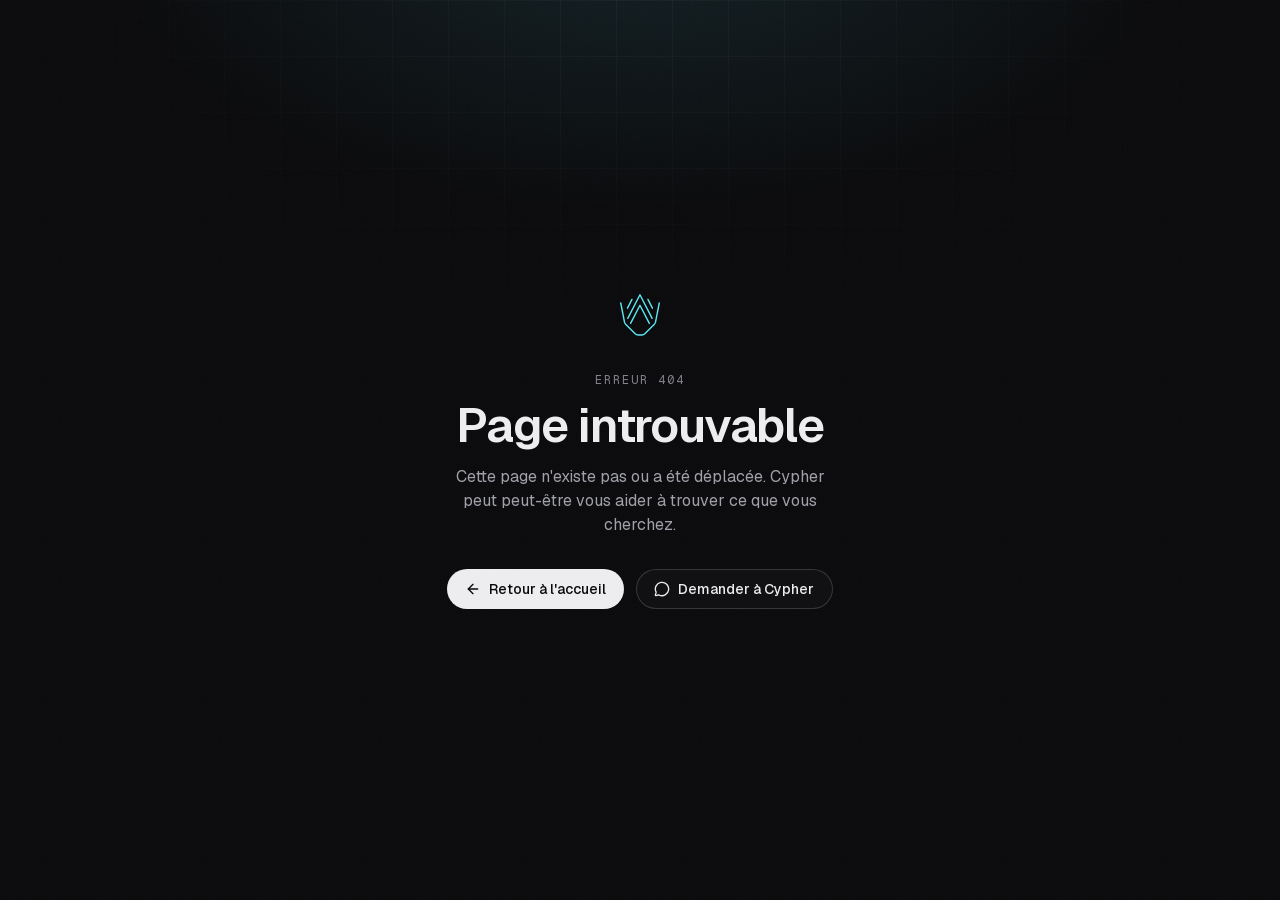
<file: 404/index.html>
<!DOCTYPE html><html lang="fr" class="geist_a71539c9-module__T19VSG__variable geist_mono_8d43a2aa-module__8Li5zG__variable instrument_serif_c1e8e483-module__u2UhdW__variable h-full"><head><meta charSet="utf-8"/><meta name="viewport" content="width=device-width, initial-scale=1"/><link rel="stylesheet" href="/_next/static/chunks/2v0dmkqv36zgg.css" data-precedence="next"/><link rel="preload" as="script" fetchPriority="low" href="/_next/static/chunks/312tpv2lodmqc.js"/><script src="/_next/static/chunks/27jktro2p5rq9.js" async=""></script><script src="/_next/static/chunks/0mr0fnckbkr54.js" async=""></script><script src="/_next/static/chunks/3peubv2924kx4.js" async=""></script><script src="/_next/static/chunks/turbopack-26xe8c7xlqmez.js" async=""></script><script src="/_next/static/chunks/05-c3ty_6dwfk.js" async=""></script><script src="/_next/static/chunks/14mrh2-p_w84d.js" async=""></script><script src="/_next/static/chunks/0w40qknlj7-te.js" async=""></script><script src="/_next/static/chunks/0btoa0s93th1j.js" async=""></script><meta name="robots" content="noindex"/><meta name="next-size-adjust" content=""/><meta name="theme-color" content="#09090b"/><meta name="color-scheme" content="dark"/><title>Noah Tournant · Portfolio</title><meta name="description" content="Portfolio de Noah Tournant, étudiant ingénieur à SUPINFO en data et intelligence artificielle : Python, SQL, Pandas, Power BI et LLM. Discutez avec Cypher, son assistant IA."/><link rel="author" href="https://www.linkedin.com/in/noah-tournant-9613a9313"/><meta name="author" content="Noah Tournant"/><meta property="og:title" content="Noah Tournant · Portfolio"/><meta property="og:description" content="Portfolio de Noah Tournant, étudiant ingénieur à SUPINFO en data et intelligence artificielle : Python, SQL, Pandas, Power BI et LLM. Discutez avec Cypher, son assistant IA."/><meta property="og:site_name" content="Noah Tournant · Portfolio"/><meta property="og:locale" content="fr_FR"/><meta property="og:image" content="https://noahtournant.github.io/opengraph-image?cbe055ad6efff04a"/><meta property="og:image:type" content="image/png"/><meta property="og:image:width" content="1200"/><meta property="og:image:height" content="630"/><meta property="og:image:alt" content="Noah Tournant · Data &amp; Intelligence Artificielle"/><meta property="og:type" content="website"/><meta name="twitter:card" content="summary_large_image"/><meta name="twitter:title" content="Noah Tournant · Portfolio"/><meta name="twitter:description" content="Portfolio de Noah Tournant, étudiant ingénieur à SUPINFO en data et intelligence artificielle : Python, SQL, Pandas, Power BI et LLM. Discutez avec Cypher, son assistant IA."/><meta name="twitter:image" content="https://noahtournant.github.io/opengraph-image?cbe055ad6efff04a"/><meta name="twitter:image:alt" content="Noah Tournant · Data &amp; Intelligence Artificielle"/><meta name="twitter:image:type" content="image/png"/><meta name="twitter:image:width" content="1200"/><meta name="twitter:image:height" content="630"/><link rel="icon" href="/icon.svg?icon.24utgqltr07-d.svg" sizes="any" type="image/svg+xml"/><script src="/_next/static/chunks/0cz1d0mv5g_q7.js" noModule=""></script></head><body class="min-h-full bg-bg text-fg"><div hidden=""><!--$--><!--/$--></div><div class="relative flex min-h-screen flex-col items-center justify-center px-5 text-center"><div class="page-backdrop" aria-hidden="true"></div><div class="reveal flex flex-col items-center"><svg viewBox="0 0 487 512" width="46" height="48" fill="none" stroke="#5ee6f3" stroke-width="14.933333333333332" stroke-linecap="round" stroke-linejoin="round" aria-hidden="true" class="shrink-0 select-none "><path d="M38 128 L78 332 Q82 347 93 358 L192 456 Q205 469 224 469 L263 469 Q282 469 295 456 L394 358 Q405 347 409 332 L449 128"></path><path d="M113 292 L243 40 L373 292"></path><path d="M143 346 L243 152 L343 346"></path><path d="M110 183 L158 90"></path><path d="M328 90 L376 183"></path></svg><p class="eyebrow mt-8">Erreur 404</p><h1 class="mt-3 text-4xl font-semibold tracking-tight sm:text-5xl">Page introuvable</h1><p class="mt-4 max-w-sm text-muted">Cette page n&#x27;existe pas ou a été déplacée. Cypher peut peut-être vous aider à trouver ce que vous cherchez.</p><div class="mt-8 flex flex-wrap justify-center gap-3"><a class="btn btn-primary" href="/"><svg xmlns="http://www.w3.org/2000/svg" width="24" height="24" viewBox="0 0 24 24" fill="none" stroke="currentColor" stroke-width="2" stroke-linecap="round" stroke-linejoin="round" class="lucide lucide-arrow-left h-4 w-4" aria-hidden="true"><path d="m12 19-7-7 7-7"></path><path d="M19 12H5"></path></svg>Retour à l&#x27;accueil</a><a class="btn btn-secondary" href="/cypher/"><svg xmlns="http://www.w3.org/2000/svg" width="24" height="24" viewBox="0 0 24 24" fill="none" stroke="currentColor" stroke-width="2" stroke-linecap="round" stroke-linejoin="round" class="lucide lucide-message-circle h-4 w-4" aria-hidden="true"><path d="M2.992 16.342a2 2 0 0 1 .094 1.167l-1.065 3.29a1 1 0 0 0 1.236 1.168l3.413-.998a2 2 0 0 1 1.099.092 10 10 0 1 0-4.777-4.719"></path></svg>Demander à Cypher</a></div></div></div><!--$--><!--/$--><script src="/_next/static/chunks/312tpv2lodmqc.js" id="_R_" async=""></script><script>(self.__next_f=self.__next_f||[]).push([0])</script><script>self.__next_f.push([1,"1:\"$Sreact.fragment\"\n2:I[39756,[\"/_next/static/chunks/05-c3ty_6dwfk.js\",\"/_next/static/chunks/14mrh2-p_w84d.js\"],\"default\"]\n3:I[37457,[\"/_next/static/chunks/05-c3ty_6dwfk.js\",\"/_next/static/chunks/14mrh2-p_w84d.js\"],\"default\"]\n4:I[22016,[\"/_next/static/chunks/0w40qknlj7-te.js\",\"/_next/static/chunks/0btoa0s93th1j.js\"],\"\"]\n5:I[5014,[\"/_next/static/chunks/0w40qknlj7-te.js\",\"/_next/static/chunks/0btoa0s93th1j.js\"],\"default\"]\n6:I[91857,[\"/_next/static/chunks/0w40qknlj7-te.js\"],\"default\"]\nf:I[68027,[\"/_next/static/chunks/0w40qknlj7-te.js\"],\"default\",1]\n:HL[\"/_next/static/chunks/2v0dmkqv36zgg.css\",\"style\"]\n"])</script><script>self.__next_f.push([1,"0:{\"P\":null,\"c\":[\"\",\"_not-found\",\"\"],\"q\":\"\",\"i\":false,\"f\":[[[\"\",{\"children\":[\"/_not-found\",{\"children\":[\"__PAGE__\",{}]}]},\"$undefined\",\"$undefined\",16],[[\"$\",\"$1\",\"c\",{\"children\":[[[\"$\",\"link\",\"0\",{\"rel\":\"stylesheet\",\"href\":\"/_next/static/chunks/2v0dmkqv36zgg.css\",\"precedence\":\"next\",\"crossOrigin\":\"$undefined\",\"nonce\":\"$undefined\"}],[\"$\",\"script\",\"script-0\",{\"src\":\"/_next/static/chunks/0w40qknlj7-te.js\",\"async\":true,\"nonce\":\"$undefined\"}]],[\"$\",\"html\",null,{\"lang\":\"fr\",\"className\":\"geist_a71539c9-module__T19VSG__variable geist_mono_8d43a2aa-module__8Li5zG__variable instrument_serif_c1e8e483-module__u2UhdW__variable h-full\",\"children\":[\"$\",\"body\",null,{\"className\":\"min-h-full bg-bg text-fg\",\"children\":[[\"$\",\"$L2\",null,{\"parallelRouterKey\":\"children\",\"error\":\"$undefined\",\"errorStyles\":\"$undefined\",\"errorScripts\":\"$undefined\",\"template\":[\"$\",\"$L3\",null,{}],\"templateStyles\":\"$undefined\",\"templateScripts\":\"$undefined\",\"notFound\":[[\"$\",\"div\",null,{\"className\":\"relative flex min-h-screen flex-col items-center justify-center px-5 text-center\",\"children\":[[\"$\",\"div\",null,{\"className\":\"page-backdrop\",\"aria-hidden\":\"true\"}],[\"$\",\"div\",null,{\"className\":\"reveal flex flex-col items-center\",\"children\":[[\"$\",\"svg\",null,{\"viewBox\":\"0 0 487 512\",\"width\":46,\"height\":48,\"fill\":\"none\",\"stroke\":\"#5ee6f3\",\"strokeWidth\":14.933333333333332,\"strokeLinecap\":\"round\",\"strokeLinejoin\":\"round\",\"aria-hidden\":\"true\",\"className\":\"shrink-0 select-none \",\"children\":[[\"$\",\"path\",\"M38 128 L78 332 Q82 347 93 358 L192 456 Q205 469 224 469 L263 469 Q282 469 295 456 L394 358 Q405 347 409 332 L449 128\",{\"d\":\"M38 128 L78 332 Q82 347 93 358 L192 456 Q205 469 224 469 L263 469 Q282 469 295 456 L394 358 Q405 347 409 332 L449 128\"}],[\"$\",\"path\",\"M113 292 L243 40 L373 292\",{\"d\":\"M113 292 L243 40 L373 292\"}],[\"$\",\"path\",\"M143 346 L243 152 L343 346\",{\"d\":\"M143 346 L243 152 L343 346\"}],[\"$\",\"path\",\"M110 183 L158 90\",{\"d\":\"M110 183 L158 90\"}],[\"$\",\"path\",\"M328 90 L376 183\",{\"d\":\"M328 90 L376 183\"}]]}],[\"$\",\"p\",null,{\"className\":\"eyebrow mt-8\",\"children\":\"Erreur 404\"}],[\"$\",\"h1\",null,{\"className\":\"mt-3 text-4xl font-semibold tracking-tight sm:text-5xl\",\"children\":\"Page introuvable\"}],[\"$\",\"p\",null,{\"className\":\"mt-4 max-w-sm text-muted\",\"children\":\"Cette page n'existe pas ou a été déplacée. Cypher peut peut-être vous aider à trouver ce que vous cherchez.\"}],[\"$\",\"div\",null,{\"className\":\"mt-8 flex flex-wrap justify-center gap-3\",\"children\":[[\"$\",\"$L4\",null,{\"href\":\"/\",\"className\":\"btn btn-primary\",\"children\":[[\"$\",\"$L5\",null,{\"ref\":\"$undefined\",\"iconNode\":[[\"path\",{\"d\":\"m12 19-7-7 7-7\",\"key\":\"1l729n\"}],[\"path\",{\"d\":\"M19 12H5\",\"key\":\"x3x0zl\"}]],\"className\":\"lucide-arrow-left h-4 w-4\",\"aria-hidden\":\"true\"}],\"Retour à l'accueil\"]}],[\"$\",\"$L4\",null,{\"href\":\"/cypher\",\"className\":\"btn btn-secondary\",\"children\":[[\"$\",\"$L5\",null,{\"ref\":\"$undefined\",\"iconNode\":[[\"path\",{\"d\":\"M2.992 16.342a2 2 0 0 1 .094 1.167l-1.065 3.29a1 1 0 0 0 1.236 1.168l3.413-.998a2 2 0 0 1 1.099.092 10 10 0 1 0-4.777-4.719\",\"key\":\"1sd12s\"}]],\"className\":\"lucide-message-circle h-4 w-4\",\"aria-hidden\":\"true\"}],\"Demander à Cypher\"]}]]}]]}]]}],[]],\"forbidden\":\"$undefined\",\"unauthorized\":\"$undefined\"}],[\"$\",\"$L6\",null,{}]]}]}]]}],{\"children\":[[\"$\",\"$1\",\"c\",{\"children\":[null,[\"$\",\"$L2\",null,{\"parallelRouterKey\":\"children\",\"error\":\"$undefined\",\"errorStyles\":\"$undefined\",\"errorScripts\":\"$undefined\",\"template\":[\"$\",\"$L3\",null,{}],\"templateStyles\":\"$undefined\",\"templateScripts\":\"$undefined\",\"notFound\":\"$undefined\",\"forbidden\":\"$undefined\",\"unauthorized\":\"$undefined\"}]]}],{\"children\":[[\"$\",\"$1\",\"c\",{\"children\":[[\"$\",\"div\",null,{\"className\":\"relative flex min-h-screen flex-col items-center justify-center px-5 text-center\",\"children\":[[\"$\",\"div\",null,{\"className\":\"page-backdrop\",\"aria-hidden\":\"true\"}],[\"$\",\"div\",null,{\"className\":\"reveal flex flex-col items-center\",\"children\":[[\"$\",\"svg\",null,{\"viewBox\":\"0 0 487 512\",\"width\":46,\"height\":48,\"fill\":\"none\",\"stroke\":\"#5ee6f3\",\"strokeWidth\":14.933333333333332,\"strokeLinecap\":\"round\",\"strokeLinejoin\":\"round\",\"aria-hidden\":\"true\",\"className\":\"shrink-0 select-none \",\"children\":[[\"$\",\"path\",\"M38 128 L78 332 Q82 347 93 358 L192 456 Q205 469 224 469 L263 469 Q282 469 295 456 L394 358 Q405 347 409 332 L449 128\",{\"d\":\"M38 128 L78 332 Q82 347 93 358 L192 456 Q205 469 224 469 L263 469 Q282 469 295 456 L394 358 Q405 347 409 332 L449 128\"}],[\"$\",\"path\",\"M113 292 L243 40 L373 292\",{\"d\":\"M113 292 L243 40 L373 292\"}],[\"$\",\"path\",\"M143 346 L243 152 L343 346\",{\"d\":\"M143 346 L243 152 L343 346\"}],[\"$\",\"path\",\"M110 183 L158 90\",{\"d\":\"M110 183 L158 90\"}],[\"$\",\"path\",\"M328 90 L376 183\",{\"d\":\"M328 90 L376 183\"}]]}],\"$L7\",\"$L8\",\"$L9\",\"$La\"]}]]}],[\"$Lb\"],\"$Lc\"]}],{},null,false,null]},null,false,\"$@d\"]},null,false,null],\"$Le\",false]],\"m\":\"$undefined\",\"G\":[\"$f\",[\"$L10\"]],\"S\":true,\"h\":null,\"s\":\"$undefined\",\"l\":\"$undefined\",\"p\":\"$undefined\",\"d\":\"$undefined\",\"b\":\"rHdqFboS4SouID4VvtES0\"}\n"])</script><script>self.__next_f.push([1,"11:I[97367,[\"/_next/static/chunks/05-c3ty_6dwfk.js\",\"/_next/static/chunks/14mrh2-p_w84d.js\"],\"OutletBoundary\"]\n12:\"$Sreact.suspense\"\n15:I[97367,[\"/_next/static/chunks/05-c3ty_6dwfk.js\",\"/_next/static/chunks/14mrh2-p_w84d.js\"],\"ViewportBoundary\"]\n17:I[97367,[\"/_next/static/chunks/05-c3ty_6dwfk.js\",\"/_next/static/chunks/14mrh2-p_w84d.js\"],\"MetadataBoundary\"]\n7:[\"$\",\"p\",null,{\"className\":\"eyebrow mt-8\",\"children\":\"Erreur 404\"}]\n8:[\"$\",\"h1\",null,{\"className\":\"mt-3 text-4xl font-semibold tracking-tight sm:text-5xl\",\"children\":\"Page introuvable\"}]\n9:[\"$\",\"p\",null,{\"className\":\"mt-4 max-w-sm text-muted\",\"children\":\"Cette page n'existe pas ou a été déplacée. Cypher peut peut-être vous aider à trouver ce que vous cherchez.\"}]\na:[\"$\",\"div\",null,{\"className\":\"mt-8 flex flex-wrap justify-center gap-3\",\"children\":[[\"$\",\"$L4\",null,{\"href\":\"/\",\"className\":\"btn btn-primary\",\"children\":[[\"$\",\"$L5\",null,{\"ref\":\"$undefined\",\"iconNode\":\"$0:f:0:1:0:props:children:1:props:children:props:children:0:props:notFound:0:props:children:1:props:children:4:props:children:0:props:children:0:props:iconNode\",\"className\":\"lucide-arrow-left h-4 w-4\",\"aria-hidden\":\"true\"}],\"Retour à l'accueil\"]}],[\"$\",\"$L4\",null,{\"href\":\"/cypher\",\"className\":\"btn btn-secondary\",\"children\":[[\"$\",\"$L5\",null,{\"ref\":\"$undefined\",\"iconNode\":\"$0:f:0:1:0:props:children:1:props:children:props:children:0:props:notFound:0:props:children:1:props:children:4:props:children:1:props:children:0:props:iconNode\",\"className\":\"lucide-message-circle h-4 w-4\",\"aria-hidden\":\"true\"}],\"Demander à Cypher\"]}]]}]\nb:[\"$\",\"script\",\"script-0\",{\"src\":\"/_next/static/chunks/0btoa0s93th1j.js\",\"async\":true,\"nonce\":\"$undefined\"}]\nc:[\"$\",\"$L11\",null,{\"children\":[\"$\",\"$12\",null,{\"name\":\"Next.MetadataOutlet\",\"children\":\"$@13\"}]}]\n14:[]\nd:\"$W14\"\ne:[\"$\",\"$1\",\"h\",{\"children\":[[\"$\",\"meta\",null,{\"name\":\"robots\",\"content\":\"noindex\"}],[\"$\",\"$L15\",null,{\"children\":\"$L16\"}],[\"$\",\"div\",null,{\"hidden\":true,\"children\":[\"$\",\"$L17\",null,{\"children\":[\"$\",\"$12\",null,{\"name\":\"Next.Metadata\",\"children\":\"$L18\"}]}]}],[\"$\",\"meta\",null,{\"name\":\"next-size-adjust\",\"content\":\"\"}]]}]\n10:[\"$\",\"link\",\"0\",{\"rel\":\"stylesheet\",\"href\":\"/_next/static/chunks/2v0dmkqv36zgg.css\",\"precedence\":\"next\",\"crossOrigin\":\"$undefined\",\"nonce\":\"$undefined\"}]\n"])</script><script>self.__next_f.push([1,"16:[[\"$\",\"meta\",\"0\",{\"charSet\":\"utf-8\"}],[\"$\",\"meta\",\"1\",{\"name\":\"viewport\",\"content\":\"width=device-width, initial-scale=1\"}],[\"$\",\"meta\",\"2\",{\"name\":\"theme-color\",\"content\":\"#09090b\"}],[\"$\",\"meta\",\"3\",{\"name\":\"color-scheme\",\"content\":\"dark\"}]]\n"])</script><script>self.__next_f.push([1,"19:I[27201,[\"/_next/static/chunks/05-c3ty_6dwfk.js\",\"/_next/static/chunks/14mrh2-p_w84d.js\"],\"IconMark\"]\n13:null\n"])</script><script>self.__next_f.push([1,"18:[[\"$\",\"title\",\"0\",{\"children\":\"Noah Tournant · Portfolio\"}],[\"$\",\"meta\",\"1\",{\"name\":\"description\",\"content\":\"Portfolio de Noah Tournant, étudiant ingénieur à SUPINFO en data et intelligence artificielle : Python, SQL, Pandas, Power BI et LLM. Discutez avec Cypher, son assistant IA.\"}],[\"$\",\"link\",\"2\",{\"rel\":\"author\",\"href\":\"https://www.linkedin.com/in/noah-tournant-9613a9313\"}],[\"$\",\"meta\",\"3\",{\"name\":\"author\",\"content\":\"Noah Tournant\"}],[\"$\",\"meta\",\"4\",{\"property\":\"og:title\",\"content\":\"Noah Tournant · Portfolio\"}],[\"$\",\"meta\",\"5\",{\"property\":\"og:description\",\"content\":\"Portfolio de Noah Tournant, étudiant ingénieur à SUPINFO en data et intelligence artificielle : Python, SQL, Pandas, Power BI et LLM. Discutez avec Cypher, son assistant IA.\"}],[\"$\",\"meta\",\"6\",{\"property\":\"og:site_name\",\"content\":\"Noah Tournant · Portfolio\"}],[\"$\",\"meta\",\"7\",{\"property\":\"og:locale\",\"content\":\"fr_FR\"}],[\"$\",\"meta\",\"8\",{\"property\":\"og:image\",\"content\":\"https://noahtournant.github.io/opengraph-image?cbe055ad6efff04a\"}],[\"$\",\"meta\",\"9\",{\"property\":\"og:image:type\",\"content\":\"image/png\"}],[\"$\",\"meta\",\"10\",{\"property\":\"og:image:width\",\"content\":\"1200\"}],[\"$\",\"meta\",\"11\",{\"property\":\"og:image:height\",\"content\":\"630\"}],[\"$\",\"meta\",\"12\",{\"property\":\"og:image:alt\",\"content\":\"Noah Tournant · Data \u0026 Intelligence Artificielle\"}],[\"$\",\"meta\",\"13\",{\"property\":\"og:type\",\"content\":\"website\"}],[\"$\",\"meta\",\"14\",{\"name\":\"twitter:card\",\"content\":\"summary_large_image\"}],[\"$\",\"meta\",\"15\",{\"name\":\"twitter:title\",\"content\":\"Noah Tournant · Portfolio\"}],[\"$\",\"meta\",\"16\",{\"name\":\"twitter:description\",\"content\":\"Portfolio de Noah Tournant, étudiant ingénieur à SUPINFO en data et intelligence artificielle : Python, SQL, Pandas, Power BI et LLM. Discutez avec Cypher, son assistant IA.\"}],[\"$\",\"meta\",\"17\",{\"name\":\"twitter:image\",\"content\":\"https://noahtournant.github.io/opengraph-image?cbe055ad6efff04a\"}],[\"$\",\"meta\",\"18\",{\"name\":\"twitter:image:alt\",\"content\":\"Noah Tournant · Data \u0026 Intelligence Artificielle\"}],[\"$\",\"meta\",\"19\",{\"name\":\"twitter:image:type\",\"content\":\"image/png\"}],[\"$\",\"meta\",\"20\",{\"name\":\"twitter:image:width\",\"content\":\"1200\"}],[\"$\",\"meta\",\"21\",{\"name\":\"twitter:image:height\",\"content\":\"630\"}],[\"$\",\"link\",\"22\",{\"rel\":\"icon\",\"href\":\"/icon.svg?icon.24utgqltr07-d.svg\",\"sizes\":\"any\",\"type\":\"image/svg+xml\"}],[\"$\",\"$L19\",\"23\",{}]]\n"])</script></body></html>
</file>
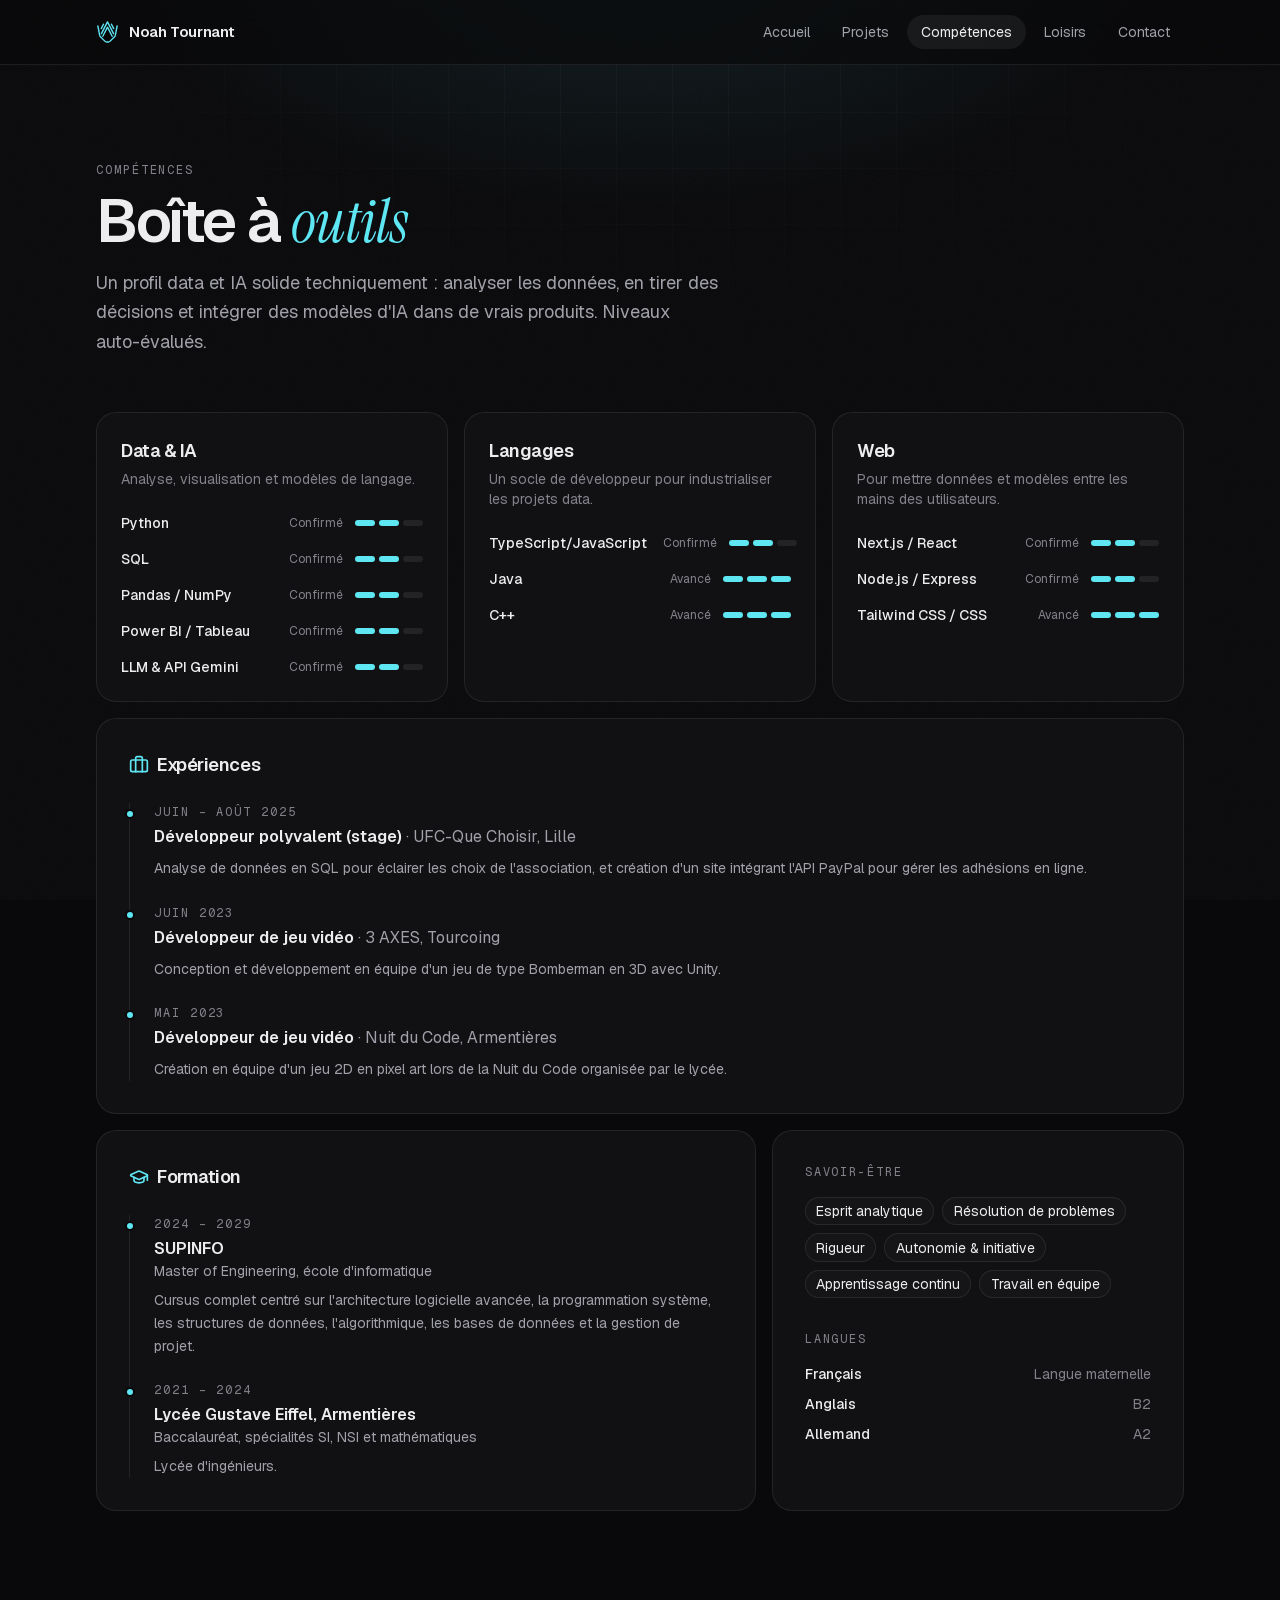
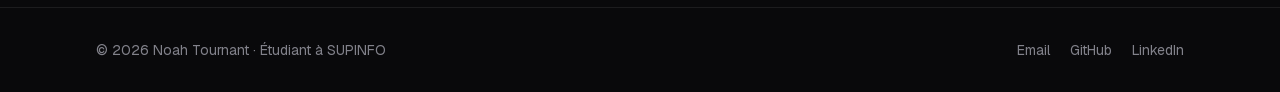
<file: competences/index.html>
<!DOCTYPE html><html lang="fr" class="geist_a71539c9-module__T19VSG__variable geist_mono_8d43a2aa-module__8Li5zG__variable instrument_serif_c1e8e483-module__u2UhdW__variable h-full"><head><meta charSet="utf-8"/><meta name="viewport" content="width=device-width, initial-scale=1"/><link rel="preload" href="/_next/static/media/797e433ab948586e-s.p.0r6juujl39pe6.woff2" as="font" crossorigin="" type="font/woff2"/><link rel="preload" href="/_next/static/media/7ebf22b5a21034f8-s.p.3j3877k49yy0l.woff2" as="font" crossorigin="" type="font/woff2"/><link rel="preload" href="/_next/static/media/caa3a2e1cccd8315-s.p.0wgildi0cnwt9.woff2" as="font" crossorigin="" type="font/woff2"/><link rel="stylesheet" href="/_next/static/chunks/2v0dmkqv36zgg.css" data-precedence="next"/><link rel="preload" as="script" fetchPriority="low" href="/_next/static/chunks/312tpv2lodmqc.js"/><script src="/_next/static/chunks/27jktro2p5rq9.js" async=""></script><script src="/_next/static/chunks/0mr0fnckbkr54.js" async=""></script><script src="/_next/static/chunks/3peubv2924kx4.js" async=""></script><script src="/_next/static/chunks/turbopack-26xe8c7xlqmez.js" async=""></script><script src="/_next/static/chunks/05-c3ty_6dwfk.js" async=""></script><script src="/_next/static/chunks/14mrh2-p_w84d.js" async=""></script><script src="/_next/static/chunks/0w40qknlj7-te.js" async=""></script><script src="/_next/static/chunks/0btoa0s93th1j.js" async=""></script><script src="/_next/static/chunks/2e_qjp8wda55c.js" async=""></script><meta name="next-size-adjust" content=""/><meta name="theme-color" content="#09090b"/><meta name="color-scheme" content="dark"/><title>Compétences | Noah Tournant · Portfolio</title><meta name="description" content="Compétences techniques de Noah Tournant : data, intelligence artificielle, langages et technologies web."/><link rel="author" href="https://www.linkedin.com/in/noah-tournant-9613a9313"/><meta name="author" content="Noah Tournant"/><meta property="og:title" content="Noah Tournant · Portfolio"/><meta property="og:description" content="Portfolio de Noah Tournant, étudiant ingénieur à SUPINFO en data et intelligence artificielle : Python, SQL, Pandas, Power BI et LLM. Discutez avec Cypher, son assistant IA."/><meta property="og:site_name" content="Noah Tournant · Portfolio"/><meta property="og:locale" content="fr_FR"/><meta property="og:image" content="https://noahtournant.github.io/opengraph-image?cbe055ad6efff04a"/><meta property="og:image:type" content="image/png"/><meta property="og:image:width" content="1200"/><meta property="og:image:height" content="630"/><meta property="og:image:alt" content="Noah Tournant · Data &amp; Intelligence Artificielle"/><meta property="og:type" content="website"/><meta name="twitter:card" content="summary_large_image"/><meta name="twitter:title" content="Noah Tournant · Portfolio"/><meta name="twitter:description" content="Portfolio de Noah Tournant, étudiant ingénieur à SUPINFO en data et intelligence artificielle : Python, SQL, Pandas, Power BI et LLM. Discutez avec Cypher, son assistant IA."/><meta name="twitter:image" content="https://noahtournant.github.io/opengraph-image?cbe055ad6efff04a"/><meta name="twitter:image:alt" content="Noah Tournant · Data &amp; Intelligence Artificielle"/><meta name="twitter:image:type" content="image/png"/><meta name="twitter:image:width" content="1200"/><meta name="twitter:image:height" content="630"/><link rel="icon" href="/icon.svg?icon.24utgqltr07-d.svg" sizes="any" type="image/svg+xml"/><script src="/_next/static/chunks/0cz1d0mv5g_q7.js" noModule=""></script></head><body class="min-h-full bg-bg text-fg"><div hidden=""><!--$--><!--/$--></div><div class="relative flex min-h-screen flex-col"><div class="page-backdrop" aria-hidden="true"></div><a href="#contenu" class="sr-only focus:not-sr-only focus:fixed focus:left-4 focus:top-4 focus:z-50 btn btn-primary">Aller au contenu</a><header class="sticky top-0 z-40 border-b border-line bg-bg/70 backdrop-blur-xl"><div class="container-page flex h-16 items-center justify-between gap-4"><a class="flex items-center gap-2.5 shrink-0" aria-label="Noah Tournant, accueil" href="/"><svg viewBox="0 0 487 512" width="23" height="24" fill="none" stroke="#5ee6f3" stroke-width="29.866666666666664" stroke-linecap="round" stroke-linejoin="round" aria-hidden="true" class="shrink-0 select-none "><path d="M38 128 L78 332 Q82 347 93 358 L192 456 Q205 469 224 469 L263 469 Q282 469 295 456 L394 358 Q405 347 409 332 L449 128"></path><path d="M113 292 L243 40 L373 292"></path><path d="M143 346 L243 152 L343 346"></path><path d="M110 183 L158 90"></path><path d="M328 90 L376 183"></path></svg><span class="text-[15px] font-semibold tracking-tight">Noah Tournant</span></a><nav aria-label="Navigation principale" class="hidden md:block"><ul class="flex items-center gap-1"><li><a class="relative rounded-full px-3.5 py-2 text-sm transition-colors text-muted hover:text-fg" href="/">Accueil</a></li><li><a class="relative rounded-full px-3.5 py-2 text-sm transition-colors text-muted hover:text-fg" href="/projets/">Projets</a></li><li><a aria-current="page" class="relative rounded-full px-3.5 py-2 text-sm transition-colors text-fg bg-white/[0.06]" href="/competences/">Compétences</a></li><li><a class="relative rounded-full px-3.5 py-2 text-sm transition-colors text-muted hover:text-fg" href="/loisirs/">Loisirs</a></li><li><a class="relative rounded-full px-3.5 py-2 text-sm transition-colors text-muted hover:text-fg" href="/contact/">Contact</a></li></ul></nav></div><nav aria-label="Navigation principale" class="md:hidden border-t border-line"><ul class="container-page flex gap-1 overflow-x-auto py-2 [scrollbar-width:none] [mask-image:linear-gradient(to_right,black_85%,transparent)]"><li class="shrink-0 last:pr-8"><a class="block rounded-full px-3 py-1.5 text-sm transition-colors text-muted" href="/">Accueil</a></li><li class="shrink-0 last:pr-8"><a class="block rounded-full px-3 py-1.5 text-sm transition-colors text-muted" href="/projets/">Projets</a></li><li class="shrink-0 last:pr-8"><a aria-current="page" class="block rounded-full px-3 py-1.5 text-sm transition-colors text-fg bg-white/[0.07]" href="/competences/">Compétences</a></li><li class="shrink-0 last:pr-8"><a class="block rounded-full px-3 py-1.5 text-sm transition-colors text-muted" href="/loisirs/">Loisirs</a></li><li class="shrink-0 last:pr-8"><a class="block rounded-full px-3 py-1.5 text-sm transition-colors text-muted" href="/contact/">Contact</a></li></ul></nav></header><main id="contenu" class="flex-1"><div class="container-page py-16 sm:py-24"><header class="max-w-2xl"><p class="reveal eyebrow">Compétences</p><h1 class="reveal mt-3 text-5xl font-semibold tracking-[-0.04em] sm:text-6xl" style="--i:1">Boîte à <span class="font-accent text-accent">outils</span></h1><p class="reveal mt-4 text-base leading-relaxed text-muted sm:text-lg" style="--i:2">Un profil data et IA solide techniquement : analyser les données, en tirer des décisions et intégrer des modèles d&#x27;IA dans de vrais produits. Niveaux auto-évalués.</p></header><div class="mt-14 grid grid-cols-1 gap-4 lg:grid-cols-3"><section class="card spotlight reveal p-6" style="--i:3" aria-labelledby="cat-data_ai"><h2 id="cat-data_ai" class="text-lg font-semibold tracking-tight">Data &amp; IA</h2><p class="mt-1 text-sm text-subtle">Analyse, visualisation et modèles de langage.</p><ul class="mt-6 space-y-4"><li class="flex items-center justify-between gap-4"><span class="text-sm font-medium">Python</span><span class="flex shrink-0 items-center gap-3"><span class="text-xs text-subtle">Confirmé</span><span class="flex gap-1" role="img" aria-label="Niveau confirmé"><span class="bar-grow h-1.5 w-5 rounded-full bg-accent" style="--i:0.5"></span><span class="bar-grow h-1.5 w-5 rounded-full bg-accent" style="--i:1"></span><span class="bar-grow h-1.5 w-5 rounded-full bg-white/[0.08]" style="--i:1.5"></span></span></span></li><li class="flex items-center justify-between gap-4"><span class="text-sm font-medium">SQL</span><span class="flex shrink-0 items-center gap-3"><span class="text-xs text-subtle">Confirmé</span><span class="flex gap-1" role="img" aria-label="Niveau confirmé"><span class="bar-grow h-1.5 w-5 rounded-full bg-accent" style="--i:1.5"></span><span class="bar-grow h-1.5 w-5 rounded-full bg-accent" style="--i:2"></span><span class="bar-grow h-1.5 w-5 rounded-full bg-white/[0.08]" style="--i:2.5"></span></span></span></li><li class="flex items-center justify-between gap-4"><span class="text-sm font-medium">Pandas / NumPy</span><span class="flex shrink-0 items-center gap-3"><span class="text-xs text-subtle">Confirmé</span><span class="flex gap-1" role="img" aria-label="Niveau confirmé"><span class="bar-grow h-1.5 w-5 rounded-full bg-accent" style="--i:2.5"></span><span class="bar-grow h-1.5 w-5 rounded-full bg-accent" style="--i:3"></span><span class="bar-grow h-1.5 w-5 rounded-full bg-white/[0.08]" style="--i:3.5"></span></span></span></li><li class="flex items-center justify-between gap-4"><span class="text-sm font-medium">Power BI / Tableau</span><span class="flex shrink-0 items-center gap-3"><span class="text-xs text-subtle">Confirmé</span><span class="flex gap-1" role="img" aria-label="Niveau confirmé"><span class="bar-grow h-1.5 w-5 rounded-full bg-accent" style="--i:3.5"></span><span class="bar-grow h-1.5 w-5 rounded-full bg-accent" style="--i:4"></span><span class="bar-grow h-1.5 w-5 rounded-full bg-white/[0.08]" style="--i:4.5"></span></span></span></li><li class="flex items-center justify-between gap-4"><span class="text-sm font-medium">LLM &amp; API Gemini</span><span class="flex shrink-0 items-center gap-3"><span class="text-xs text-subtle">Confirmé</span><span class="flex gap-1" role="img" aria-label="Niveau confirmé"><span class="bar-grow h-1.5 w-5 rounded-full bg-accent" style="--i:4.5"></span><span class="bar-grow h-1.5 w-5 rounded-full bg-accent" style="--i:5"></span><span class="bar-grow h-1.5 w-5 rounded-full bg-white/[0.08]" style="--i:5.5"></span></span></span></li></ul></section><section class="card spotlight reveal p-6" style="--i:4" aria-labelledby="cat-languages"><h2 id="cat-languages" class="text-lg font-semibold tracking-tight">Langages</h2><p class="mt-1 text-sm text-subtle">Un socle de développeur pour industrialiser les projets data.</p><ul class="mt-6 space-y-4"><li class="flex items-center justify-between gap-4"><span class="text-sm font-medium">TypeScript/JavaScript</span><span class="flex shrink-0 items-center gap-3"><span class="text-xs text-subtle">Confirmé</span><span class="flex gap-1" role="img" aria-label="Niveau confirmé"><span class="bar-grow h-1.5 w-5 rounded-full bg-accent" style="--i:3.5"></span><span class="bar-grow h-1.5 w-5 rounded-full bg-accent" style="--i:4"></span><span class="bar-grow h-1.5 w-5 rounded-full bg-white/[0.08]" style="--i:4.5"></span></span></span></li><li class="flex items-center justify-between gap-4"><span class="text-sm font-medium">Java</span><span class="flex shrink-0 items-center gap-3"><span class="text-xs text-subtle">Avancé</span><span class="flex gap-1" role="img" aria-label="Niveau avancé"><span class="bar-grow h-1.5 w-5 rounded-full bg-accent" style="--i:4.5"></span><span class="bar-grow h-1.5 w-5 rounded-full bg-accent" style="--i:5"></span><span class="bar-grow h-1.5 w-5 rounded-full bg-accent" style="--i:5.5"></span></span></span></li><li class="flex items-center justify-between gap-4"><span class="text-sm font-medium">C++</span><span class="flex shrink-0 items-center gap-3"><span class="text-xs text-subtle">Avancé</span><span class="flex gap-1" role="img" aria-label="Niveau avancé"><span class="bar-grow h-1.5 w-5 rounded-full bg-accent" style="--i:5.5"></span><span class="bar-grow h-1.5 w-5 rounded-full bg-accent" style="--i:6"></span><span class="bar-grow h-1.5 w-5 rounded-full bg-accent" style="--i:6.5"></span></span></span></li></ul></section><section class="card spotlight reveal p-6" style="--i:5" aria-labelledby="cat-web_technologies"><h2 id="cat-web_technologies" class="text-lg font-semibold tracking-tight">Web</h2><p class="mt-1 text-sm text-subtle">Pour mettre données et modèles entre les mains des utilisateurs.</p><ul class="mt-6 space-y-4"><li class="flex items-center justify-between gap-4"><span class="text-sm font-medium">Next.js / React</span><span class="flex shrink-0 items-center gap-3"><span class="text-xs text-subtle">Confirmé</span><span class="flex gap-1" role="img" aria-label="Niveau confirmé"><span class="bar-grow h-1.5 w-5 rounded-full bg-accent" style="--i:6.5"></span><span class="bar-grow h-1.5 w-5 rounded-full bg-accent" style="--i:7"></span><span class="bar-grow h-1.5 w-5 rounded-full bg-white/[0.08]" style="--i:7.5"></span></span></span></li><li class="flex items-center justify-between gap-4"><span class="text-sm font-medium">Node.js / Express</span><span class="flex shrink-0 items-center gap-3"><span class="text-xs text-subtle">Confirmé</span><span class="flex gap-1" role="img" aria-label="Niveau confirmé"><span class="bar-grow h-1.5 w-5 rounded-full bg-accent" style="--i:7.5"></span><span class="bar-grow h-1.5 w-5 rounded-full bg-accent" style="--i:8"></span><span class="bar-grow h-1.5 w-5 rounded-full bg-white/[0.08]" style="--i:8.5"></span></span></span></li><li class="flex items-center justify-between gap-4"><span class="text-sm font-medium">Tailwind CSS / CSS</span><span class="flex shrink-0 items-center gap-3"><span class="text-xs text-subtle">Avancé</span><span class="flex gap-1" role="img" aria-label="Niveau avancé"><span class="bar-grow h-1.5 w-5 rounded-full bg-accent" style="--i:8.5"></span><span class="bar-grow h-1.5 w-5 rounded-full bg-accent" style="--i:9"></span><span class="bar-grow h-1.5 w-5 rounded-full bg-accent" style="--i:9.5"></span></span></span></li></ul></section></div><section class="card spotlight reveal mt-4 p-6 sm:p-8" style="--i:6" aria-labelledby="experiences"><h2 id="experiences" class="flex items-center gap-2 text-lg font-semibold tracking-tight"><svg xmlns="http://www.w3.org/2000/svg" width="24" height="24" viewBox="0 0 24 24" fill="none" stroke="currentColor" stroke-width="2" stroke-linecap="round" stroke-linejoin="round" class="lucide lucide-briefcase h-5 w-5 text-accent" aria-hidden="true"><path d="M16 20V4a2 2 0 0 0-2-2h-4a2 2 0 0 0-2 2v16"></path><rect width="20" height="14" x="2" y="6" rx="2"></rect></svg>Expériences</h2><ol class="mt-6 space-y-6 border-l border-line pl-6"><li class="relative"><span class="absolute -left-[29px] top-1.5 h-2.5 w-2.5 rounded-full border-2 border-bg bg-accent" aria-hidden="true"></span><p class="eyebrow">Juin – août 2025</p><h3 class="mt-1 font-semibold">Développeur polyvalent (stage)<!-- --> <span class="font-normal text-muted">· <!-- -->UFC-Que Choisir, Lille</span></h3><p class="mt-2 text-sm leading-relaxed text-muted">Analyse de données en SQL pour éclairer les choix de l&#x27;association, et création d&#x27;un site intégrant l&#x27;API PayPal pour gérer les adhésions en ligne.</p></li><li class="relative"><span class="absolute -left-[29px] top-1.5 h-2.5 w-2.5 rounded-full border-2 border-bg bg-accent" aria-hidden="true"></span><p class="eyebrow">Juin 2023</p><h3 class="mt-1 font-semibold">Développeur de jeu vidéo<!-- --> <span class="font-normal text-muted">· <!-- -->3 AXES, Tourcoing</span></h3><p class="mt-2 text-sm leading-relaxed text-muted">Conception et développement en équipe d&#x27;un jeu de type Bomberman en 3D avec Unity.</p></li><li class="relative"><span class="absolute -left-[29px] top-1.5 h-2.5 w-2.5 rounded-full border-2 border-bg bg-accent" aria-hidden="true"></span><p class="eyebrow">Mai 2023</p><h3 class="mt-1 font-semibold">Développeur de jeu vidéo<!-- --> <span class="font-normal text-muted">· <!-- -->Nuit du Code, Armentières</span></h3><p class="mt-2 text-sm leading-relaxed text-muted">Création en équipe d&#x27;un jeu 2D en pixel art lors de la Nuit du Code organisée par le lycée.</p></li></ol></section><div class="mt-4 grid grid-cols-1 gap-4 lg:grid-cols-[1.6fr_1fr]"><section class="card reveal p-6 sm:p-8" style="--i:6" aria-labelledby="formation"><h2 id="formation" class="flex items-center gap-2 text-lg font-semibold tracking-tight"><svg xmlns="http://www.w3.org/2000/svg" width="24" height="24" viewBox="0 0 24 24" fill="none" stroke="currentColor" stroke-width="2" stroke-linecap="round" stroke-linejoin="round" class="lucide lucide-graduation-cap h-5 w-5 text-accent" aria-hidden="true"><path d="M21.42 10.922a1 1 0 0 0-.019-1.838L12.83 5.18a2 2 0 0 0-1.66 0L2.6 9.08a1 1 0 0 0 0 1.832l8.57 3.908a2 2 0 0 0 1.66 0z"></path><path d="M22 10v6"></path><path d="M6 12.5V16a6 3 0 0 0 12 0v-3.5"></path></svg>Formation</h2><ol class="mt-6 space-y-6 border-l border-line pl-6"><li class="relative"><span class="absolute -left-[29px] top-1.5 h-2.5 w-2.5 rounded-full border-2 border-bg bg-accent" aria-hidden="true"></span><p class="eyebrow">2024 – 2029</p><h3 class="mt-1 font-semibold">SUPINFO</h3><p class="text-sm text-muted">Master of Engineering, école d&#x27;informatique</p><p class="mt-2 text-sm leading-relaxed text-muted">Cursus complet centré sur l&#x27;architecture logicielle avancée, la programmation système, les structures de données, l&#x27;algorithmique, les bases de données et la gestion de projet.</p></li><li class="relative"><span class="absolute -left-[29px] top-1.5 h-2.5 w-2.5 rounded-full border-2 border-bg bg-accent" aria-hidden="true"></span><p class="eyebrow">2021 – 2024</p><h3 class="mt-1 font-semibold">Lycée Gustave Eiffel, Armentières</h3><p class="text-sm text-muted">Baccalauréat, spécialités SI, NSI et mathématiques</p><p class="mt-2 text-sm leading-relaxed text-muted">Lycée d&#x27;ingénieurs.</p></li></ol></section><section class="card reveal space-y-8 p-6 sm:p-8" style="--i:7" aria-label="Savoir-être et langues"><div><h2 class="eyebrow">Savoir-être</h2><ul class="mt-4 flex flex-wrap gap-2"><li class="chip text-sm text-fg">Esprit analytique</li><li class="chip text-sm text-fg">Résolution de problèmes</li><li class="chip text-sm text-fg">Rigueur</li><li class="chip text-sm text-fg">Autonomie &amp; initiative</li><li class="chip text-sm text-fg">Apprentissage continu</li><li class="chip text-sm text-fg">Travail en équipe</li></ul></div><div><h2 class="eyebrow">Langues</h2><ul class="mt-4 space-y-2.5"><li class="flex items-baseline justify-between gap-4 text-sm"><span class="font-medium">Français</span><span class="text-subtle">Langue maternelle</span></li><li class="flex items-baseline justify-between gap-4 text-sm"><span class="font-medium">Anglais</span><span class="text-subtle">B2</span></li><li class="flex items-baseline justify-between gap-4 text-sm"><span class="font-medium">Allemand</span><span class="text-subtle">A2</span></li></ul></div></section></div></div><!--$--><!--/$--></main><footer class="border-t border-line"><div class="container-page flex flex-col gap-3 py-8 text-sm text-subtle sm:flex-row sm:items-center sm:justify-between"><p>© <!-- -->2026<!-- --> <!-- -->Noah Tournant<!-- --> · Étudiant à SUPINFO</p><ul class="flex gap-5"><li><a href="mailto:noah.tournant@gmail.com" class="link-underline hover:text-fg transition-colors">Email</a></li><li><a href="https://github.com/noah-tournant" target="_blank" rel="noreferrer" class="link-underline hover:text-fg transition-colors">GitHub</a></li><li><a href="https://www.linkedin.com/in/noah-tournant-9613a9313" target="_blank" rel="noreferrer" class="link-underline hover:text-fg transition-colors">LinkedIn</a></li></ul></div></footer></div><script src="/_next/static/chunks/312tpv2lodmqc.js" id="_R_" async=""></script><script>(self.__next_f=self.__next_f||[]).push([0])</script><script>self.__next_f.push([1,"1:\"$Sreact.fragment\"\n2:I[39756,[\"/_next/static/chunks/05-c3ty_6dwfk.js\",\"/_next/static/chunks/14mrh2-p_w84d.js\"],\"default\"]\n3:I[37457,[\"/_next/static/chunks/05-c3ty_6dwfk.js\",\"/_next/static/chunks/14mrh2-p_w84d.js\"],\"default\"]\n4:I[22016,[\"/_next/static/chunks/0w40qknlj7-te.js\",\"/_next/static/chunks/0btoa0s93th1j.js\"],\"\"]\n5:I[5014,[\"/_next/static/chunks/0w40qknlj7-te.js\",\"/_next/static/chunks/2e_qjp8wda55c.js\"],\"default\"]\n6:I[91857,[\"/_next/static/chunks/0w40qknlj7-te.js\"],\"default\"]\n7:I[20531,[\"/_next/static/chunks/0w40qknlj7-te.js\",\"/_next/static/chunks/2e_qjp8wda55c.js\"],\"default\"]\n15:I[68027,[\"/_next/static/chunks/0w40qknlj7-te.js\"],\"default\",1]\n:HL[\"/_next/static/chunks/2v0dmkqv36zgg.css\",\"style\"]\n:HL[\"/_next/static/media/797e433ab948586e-s.p.0r6juujl39pe6.woff2\",\"font\",{\"crossOrigin\":\"\",\"type\":\"font/woff2\"}]\n:HL[\"/_next/static/media/7ebf22b5a21034f8-s.p.3j3877k49yy0l.woff2\",\"font\",{\"crossOrigin\":\"\",\"type\":\"font/woff2\"}]\n:HL[\"/_next/static/media/caa3a2e1cccd8315-s.p.0wgildi0cnwt9.woff2\",\"font\",{\"crossOrigin\":\"\",\"type\":\"font/woff2\"}]\n"])</script><script>self.__next_f.push([1,"0:{\"P\":null,\"c\":[\"\",\"competences\",\"\"],\"q\":\"\",\"i\":false,\"f\":[[[\"\",{\"children\":[\"(site)\",{\"children\":[\"competences\",{\"children\":[\"__PAGE__\",{}]}]}]},\"$undefined\",\"$undefined\",16],[[\"$\",\"$1\",\"c\",{\"children\":[[[\"$\",\"link\",\"0\",{\"rel\":\"stylesheet\",\"href\":\"/_next/static/chunks/2v0dmkqv36zgg.css\",\"precedence\":\"next\",\"crossOrigin\":\"$undefined\",\"nonce\":\"$undefined\"}],[\"$\",\"script\",\"script-0\",{\"src\":\"/_next/static/chunks/0w40qknlj7-te.js\",\"async\":true,\"nonce\":\"$undefined\"}]],[\"$\",\"html\",null,{\"lang\":\"fr\",\"className\":\"geist_a71539c9-module__T19VSG__variable geist_mono_8d43a2aa-module__8Li5zG__variable instrument_serif_c1e8e483-module__u2UhdW__variable h-full\",\"children\":[\"$\",\"body\",null,{\"className\":\"min-h-full bg-bg text-fg\",\"children\":[[\"$\",\"$L2\",null,{\"parallelRouterKey\":\"children\",\"error\":\"$undefined\",\"errorStyles\":\"$undefined\",\"errorScripts\":\"$undefined\",\"template\":[\"$\",\"$L3\",null,{}],\"templateStyles\":\"$undefined\",\"templateScripts\":\"$undefined\",\"notFound\":[[\"$\",\"div\",null,{\"className\":\"relative flex min-h-screen flex-col items-center justify-center px-5 text-center\",\"children\":[[\"$\",\"div\",null,{\"className\":\"page-backdrop\",\"aria-hidden\":\"true\"}],[\"$\",\"div\",null,{\"className\":\"reveal flex flex-col items-center\",\"children\":[[\"$\",\"svg\",null,{\"viewBox\":\"0 0 487 512\",\"width\":46,\"height\":48,\"fill\":\"none\",\"stroke\":\"#5ee6f3\",\"strokeWidth\":14.933333333333332,\"strokeLinecap\":\"round\",\"strokeLinejoin\":\"round\",\"aria-hidden\":\"true\",\"className\":\"shrink-0 select-none \",\"children\":[[\"$\",\"path\",\"M38 128 L78 332 Q82 347 93 358 L192 456 Q205 469 224 469 L263 469 Q282 469 295 456 L394 358 Q405 347 409 332 L449 128\",{\"d\":\"M38 128 L78 332 Q82 347 93 358 L192 456 Q205 469 224 469 L263 469 Q282 469 295 456 L394 358 Q405 347 409 332 L449 128\"}],[\"$\",\"path\",\"M113 292 L243 40 L373 292\",{\"d\":\"M113 292 L243 40 L373 292\"}],[\"$\",\"path\",\"M143 346 L243 152 L343 346\",{\"d\":\"M143 346 L243 152 L343 346\"}],[\"$\",\"path\",\"M110 183 L158 90\",{\"d\":\"M110 183 L158 90\"}],[\"$\",\"path\",\"M328 90 L376 183\",{\"d\":\"M328 90 L376 183\"}]]}],[\"$\",\"p\",null,{\"className\":\"eyebrow mt-8\",\"children\":\"Erreur 404\"}],[\"$\",\"h1\",null,{\"className\":\"mt-3 text-4xl font-semibold tracking-tight sm:text-5xl\",\"children\":\"Page introuvable\"}],[\"$\",\"p\",null,{\"className\":\"mt-4 max-w-sm text-muted\",\"children\":\"Cette page n'existe pas ou a été déplacée. Cypher peut peut-être vous aider à trouver ce que vous cherchez.\"}],[\"$\",\"div\",null,{\"className\":\"mt-8 flex flex-wrap justify-center gap-3\",\"children\":[[\"$\",\"$L4\",null,{\"href\":\"/\",\"className\":\"btn btn-primary\",\"children\":[[\"$\",\"$L5\",null,{\"ref\":\"$undefined\",\"iconNode\":[[\"path\",{\"d\":\"m12 19-7-7 7-7\",\"key\":\"1l729n\"}],[\"path\",{\"d\":\"M19 12H5\",\"key\":\"x3x0zl\"}]],\"className\":\"lucide-arrow-left h-4 w-4\",\"aria-hidden\":\"true\"}],\"Retour à l'accueil\"]}],[\"$\",\"$L4\",null,{\"href\":\"/cypher\",\"className\":\"btn btn-secondary\",\"children\":[[\"$\",\"$L5\",null,{\"ref\":\"$undefined\",\"iconNode\":[[\"path\",{\"d\":\"M2.992 16.342a2 2 0 0 1 .094 1.167l-1.065 3.29a1 1 0 0 0 1.236 1.168l3.413-.998a2 2 0 0 1 1.099.092 10 10 0 1 0-4.777-4.719\",\"key\":\"1sd12s\"}]],\"className\":\"lucide-message-circle h-4 w-4\",\"aria-hidden\":\"true\"}],\"Demander à Cypher\"]}]]}]]}]]}],[]],\"forbidden\":\"$undefined\",\"unauthorized\":\"$undefined\"}],[\"$\",\"$L6\",null,{}]]}]}]]}],{\"children\":[[\"$\",\"$1\",\"c\",{\"children\":[[[\"$\",\"script\",\"script-0\",{\"src\":\"/_next/static/chunks/2e_qjp8wda55c.js\",\"async\":true,\"nonce\":\"$undefined\"}]],[\"$\",\"div\",null,{\"className\":\"relative flex min-h-screen flex-col\",\"children\":[[\"$\",\"div\",null,{\"className\":\"page-backdrop\",\"aria-hidden\":\"true\"}],[\"$\",\"a\",null,{\"href\":\"#contenu\",\"className\":\"sr-only focus:not-sr-only focus:fixed focus:left-4 focus:top-4 focus:z-50 btn btn-primary\",\"children\":\"Aller au contenu\"}],[\"$\",\"$L7\",null,{}],[\"$\",\"main\",null,{\"id\":\"contenu\",\"className\":\"flex-1\",\"children\":[\"$\",\"$L2\",null,{\"parallelRouterKey\":\"children\",\"error\":\"$undefined\",\"errorStyles\":\"$undefined\",\"errorScripts\":\"$undefined\",\"template\":[\"$\",\"$L3\",null,{}],\"templateStyles\":\"$undefined\",\"templateScripts\":\"$undefined\",\"notFound\":[[\"$\",\"div\",null,{\"className\":\"relative flex min-h-screen flex-col items-center justify-center px-5 text-center\",\"children\":[[\"$\",\"div\",null,{\"className\":\"page-backdrop\",\"aria-hidden\":\"true\"}],[\"$\",\"div\",null,{\"className\":\"reveal flex flex-col items-center\",\"children\":[[\"$\",\"svg\",null,{\"viewBox\":\"0 0 487 512\",\"width\":46,\"height\":48,\"fill\":\"none\",\"stroke\":\"#5ee6f3\",\"strokeWidth\":14.933333333333332,\"strokeLinecap\":\"round\",\"strokeLinejoin\":\"round\",\"aria-hidden\":\"true\",\"className\":\"shrink-0 select-none \",\"children\":[[\"$\",\"path\",\"M38 128 L78 332 Q82 347 93 358 L192 456 Q205 469 224 469 L263 469 Q282 469 295 456 L394 358 Q405 347 409 332 L449 128\",{\"d\":\"M38 128 L78 332 Q82 347 93 358 L192 456 Q205 469 224 469 L263 469 Q282 469 295 456 L394 358 Q405 347 409 332 L449 128\"}],\"$L8\",\"$L9\",\"$La\",\"$Lb\"]}],\"$Lc\",\"$Ld\",\"$Le\",\"$Lf\"]}]]}],[]],\"forbidden\":\"$undefined\",\"unauthorized\":\"$undefined\"}]}],\"$L10\"]}]]}],{\"children\":[\"$L11\",{\"children\":[\"$L12\",{},null,false,null]},null,false,\"$@13\"]},null,false,null]},null,false,null],\"$L14\",false]],\"m\":\"$undefined\",\"G\":[\"$15\",[\"$L16\"]],\"S\":true,\"h\":null,\"s\":\"$undefined\",\"l\":\"$undefined\",\"p\":\"$undefined\",\"d\":\"$undefined\",\"b\":\"rHdqFboS4SouID4VvtES0\"}\n"])</script><script>self.__next_f.push([1,"1f:I[97367,[\"/_next/static/chunks/05-c3ty_6dwfk.js\",\"/_next/static/chunks/14mrh2-p_w84d.js\"],\"ViewportBoundary\"]\n21:I[97367,[\"/_next/static/chunks/05-c3ty_6dwfk.js\",\"/_next/static/chunks/14mrh2-p_w84d.js\"],\"MetadataBoundary\"]\n22:\"$Sreact.suspense\"\n8:[\"$\",\"path\",\"M113 292 L243 40 L373 292\",{\"d\":\"M113 292 L243 40 L373 292\"}]\n9:[\"$\",\"path\",\"M143 346 L243 152 L343 346\",{\"d\":\"M143 346 L243 152 L343 346\"}]\na:[\"$\",\"path\",\"M110 183 L158 90\",{\"d\":\"M110 183 L158 90\"}]\nb:[\"$\",\"path\",\"M328 90 L376 183\",{\"d\":\"M328 90 L376 183\"}]\nc:[\"$\",\"p\",null,{\"className\":\"eyebrow mt-8\",\"children\":\"Erreur 404\"}]\nd:[\"$\",\"h1\",null,{\"className\":\"mt-3 text-4xl font-semibold tracking-tight sm:text-5xl\",\"children\":\"Page introuvable\"}]\ne:[\"$\",\"p\",null,{\"className\":\"mt-4 max-w-sm text-muted\",\"children\":\"Cette page n'existe pas ou a été déplacée. Cypher peut peut-être vous aider à trouver ce que vous cherchez.\"}]\nf:[\"$\",\"div\",null,{\"className\":\"mt-8 flex flex-wrap justify-center gap-3\",\"children\":[[\"$\",\"$L4\",null,{\"href\":\"/\",\"className\":\"btn btn-primary\",\"children\":[[\"$\",\"$L5\",null,{\"ref\":\"$undefined\",\"iconNode\":\"$0:f:0:1:0:props:children:1:props:children:props:children:0:props:notFound:0:props:children:1:props:children:4:props:children:0:props:children:0:props:iconNode\",\"className\":\"lucide-arrow-left h-4 w-4\",\"aria-hidden\":\"true\"}],\"Retour à l'accueil\"]}],[\"$\",\"$L4\",null,{\"href\":\"/cypher\",\"className\":\"btn btn-secondary\",\"children\":[[\"$\",\"$L5\",null,{\"ref\":\"$undefined\",\"iconNode\":\"$0:f:0:1:0:props:children:1:props:children:props:children:0:props:notFound:0:props:children:1:props:children:4:props:children:1:props:children:0:props:iconNode\",\"className\":\"lucide-message-circle h-4 w-4\",\"aria-hidden\":\"true\"}],\"Demander à Cypher\"]}]]}]\n10:[\"$\",\"footer\",null,{\"className\":\"border-t border-line\",\"children\":[\"$\",\"div\",null,{\"className\":\"container-page flex flex-col gap-3 py-8 text-sm text-subtle sm:flex-row sm:items-center sm:justify-between\",\"children\":[[\"$\",\"p\",null,{\"children\":[\"© \",2026,\" \",\"Noah Tournant\",\" · Étudiant à SUPINFO\"]}],[\"$\",\"ul\",null,{\"className\":\"flex gap-5\",\"children\":[[\"$\",\"li\",null,{\"children\":[\"$\",\"a\",null,{\"href\":\"mailto:noah.tournant@gmail.com\",\"className\":\"link-underline hover:text-fg transition-colors\",\"children\":\"Email\"}]}],[\"$\",\"li\",null,{\"children\":[\"$\",\"a\",null,{\"href\":\"https://github.com/noah-tournant\",\"target\":\"_blank\",\"rel\":\"noreferrer\",\"className\":\"link-underline hover:text-fg transition-colors\",\"children\":\"GitHub\"}]}],[\"$\",\"li\",null,{\"children\":[\"$\",\"a\",null,{\"href\":\"https://www.linkedin.com/in/noah-tournant-9613a9313\",\"target\":\"_blank\",\"rel\":\"noreferrer\",\"className\":\"link-underline hover:text-fg transition-colors\",\"children\":\"LinkedIn\"}]}]]}]]}]}]\n11:[\"$\",\"$1\",\"c\",{\"children\":[null,[\"$\",\"$L2\",null,{\"parallelRouterKey\":\"children\",\"error\":\"$undefined\",\"errorStyles\":\"$undefined\",\"errorScripts\":\"$undefined\",\"template\":[\"$\",\"$L3\",null,{}],\"templateStyles\":\"$undefined\",\"templateScripts\":\"$undefined\",\"notFound\":\"$undefined\",\"forbidden\":\"$undefined\",\"unauthorized\":\"$undefined\"}]]}]\n"])</script><script>self.__next_f.push([1,"12:[\"$\",\"$1\",\"c\",{\"children\":[[\"$\",\"div\",null,{\"className\":\"container-page py-16 sm:py-24\",\"children\":[[\"$\",\"header\",null,{\"className\":\"max-w-2xl\",\"children\":[[\"$\",\"p\",null,{\"className\":\"reveal eyebrow\",\"children\":\"Compétences\"}],[\"$\",\"h1\",null,{\"className\":\"reveal mt-3 text-5xl font-semibold tracking-[-0.04em] sm:text-6xl\",\"style\":{\"--i\":1},\"children\":[\"Boîte à \",[\"$\",\"span\",null,{\"className\":\"font-accent text-accent\",\"children\":\"outils\"}]]}],[\"$\",\"p\",null,{\"className\":\"reveal mt-4 text-base leading-relaxed text-muted sm:text-lg\",\"style\":{\"--i\":2},\"children\":\"Un profil data et IA solide techniquement : analyser les données, en tirer des décisions et intégrer des modèles d'IA dans de vrais produits. Niveaux auto-évalués.\"}]]}],[\"$\",\"div\",null,{\"className\":\"mt-14 grid grid-cols-1 gap-4 lg:grid-cols-3\",\"children\":[[\"$\",\"section\",\"data_ai\",{\"className\":\"card spotlight reveal p-6\",\"style\":{\"--i\":3},\"aria-labelledby\":\"cat-data_ai\",\"children\":[[\"$\",\"h2\",null,{\"id\":\"cat-data_ai\",\"className\":\"text-lg font-semibold tracking-tight\",\"children\":\"Data \u0026 IA\"}],[\"$\",\"p\",null,{\"className\":\"mt-1 text-sm text-subtle\",\"children\":\"Analyse, visualisation et modèles de langage.\"}],[\"$\",\"ul\",null,{\"className\":\"mt-6 space-y-4\",\"children\":[[\"$\",\"li\",\"Python\",{\"className\":\"flex items-center justify-between gap-4\",\"children\":[[\"$\",\"span\",null,{\"className\":\"text-sm font-medium\",\"children\":\"Python\"}],[\"$\",\"span\",null,{\"className\":\"flex shrink-0 items-center gap-3\",\"children\":[[\"$\",\"span\",null,{\"className\":\"text-xs text-subtle\",\"children\":\"Confirmé\"}],[\"$\",\"span\",null,{\"className\":\"flex gap-1\",\"role\":\"img\",\"aria-label\":\"Niveau confirmé\",\"children\":[[\"$\",\"span\",\"1\",{\"className\":\"bar-grow h-1.5 w-5 rounded-full bg-accent\",\"style\":{\"--i\":0.5}}],[\"$\",\"span\",\"2\",{\"className\":\"bar-grow h-1.5 w-5 rounded-full bg-accent\",\"style\":{\"--i\":1}}],[\"$\",\"span\",\"3\",{\"className\":\"bar-grow h-1.5 w-5 rounded-full bg-white/[0.08]\",\"style\":{\"--i\":1.5}}]]}]]}]]}],[\"$\",\"li\",\"SQL\",{\"className\":\"flex items-center justify-between gap-4\",\"children\":[[\"$\",\"span\",null,{\"className\":\"text-sm font-medium\",\"children\":\"SQL\"}],[\"$\",\"span\",null,{\"className\":\"flex shrink-0 items-center gap-3\",\"children\":[[\"$\",\"span\",null,{\"className\":\"text-xs text-subtle\",\"children\":\"Confirmé\"}],[\"$\",\"span\",null,{\"className\":\"flex gap-1\",\"role\":\"img\",\"aria-label\":\"Niveau confirmé\",\"children\":[[\"$\",\"span\",\"1\",{\"className\":\"bar-grow h-1.5 w-5 rounded-full bg-accent\",\"style\":{\"--i\":1.5}}],[\"$\",\"span\",\"2\",{\"className\":\"bar-grow h-1.5 w-5 rounded-full bg-accent\",\"style\":{\"--i\":2}}],[\"$\",\"span\",\"3\",{\"className\":\"bar-grow h-1.5 w-5 rounded-full bg-white/[0.08]\",\"style\":{\"--i\":2.5}}]]}]]}]]}],[\"$\",\"li\",\"Pandas / NumPy\",{\"className\":\"flex items-center justify-between gap-4\",\"children\":[[\"$\",\"span\",null,{\"className\":\"text-sm font-medium\",\"children\":\"Pandas / NumPy\"}],[\"$\",\"span\",null,{\"className\":\"flex shrink-0 items-center gap-3\",\"children\":[[\"$\",\"span\",null,{\"className\":\"text-xs text-subtle\",\"children\":\"Confirmé\"}],[\"$\",\"span\",null,{\"className\":\"flex gap-1\",\"role\":\"img\",\"aria-label\":\"Niveau confirmé\",\"children\":[[\"$\",\"span\",\"1\",{\"className\":\"bar-grow h-1.5 w-5 rounded-full bg-accent\",\"style\":{\"--i\":2.5}}],[\"$\",\"span\",\"2\",{\"className\":\"bar-grow h-1.5 w-5 rounded-full bg-accent\",\"style\":{\"--i\":3}}],[\"$\",\"span\",\"3\",{\"className\":\"bar-grow h-1.5 w-5 rounded-full bg-white/[0.08]\",\"style\":{\"--i\":3.5}}]]}]]}]]}],[\"$\",\"li\",\"Power BI / Tableau\",{\"className\":\"flex items-center justify-between gap-4\",\"children\":[[\"$\",\"span\",null,{\"className\":\"text-sm font-medium\",\"children\":\"Power BI / Tableau\"}],[\"$\",\"span\",null,{\"className\":\"flex shrink-0 items-center gap-3\",\"children\":[[\"$\",\"span\",null,{\"className\":\"text-xs text-subtle\",\"children\":\"Confirmé\"}],[\"$\",\"span\",null,{\"className\":\"flex gap-1\",\"role\":\"img\",\"aria-label\":\"Niveau confirmé\",\"children\":[[\"$\",\"span\",\"1\",{\"className\":\"bar-grow h-1.5 w-5 rounded-full bg-accent\",\"style\":{\"--i\":3.5}}],[\"$\",\"span\",\"2\",{\"className\":\"bar-grow h-1.5 w-5 rounded-full bg-accent\",\"style\":{\"--i\":4}}],[\"$\",\"span\",\"3\",{\"className\":\"bar-grow h-1.5 w-5 rounded-full bg-white/[0.08]\",\"style\":{\"--i\":4.5}}]]}]]}]]}],[\"$\",\"li\",\"LLM \u0026 API Gemini\",{\"className\":\"flex items-center justify-between gap-4\",\"children\":[[\"$\",\"span\",null,{\"className\":\"text-sm font-medium\",\"children\":\"LLM \u0026 API Gemini\"}],[\"$\",\"span\",null,{\"className\":\"flex shrink-0 items-center gap-3\",\"children\":[\"$L17\",\"$L18\"]}]]}]]}]]}],\"$L19\",\"$L1a\"]}],\"$L1b\",\"$L1c\"]}],null,\"$L1d\"]}]\n"])</script><script>self.__next_f.push([1,"1e:[]\n13:\"$W1e\"\n14:[\"$\",\"$1\",\"h\",{\"children\":[null,[\"$\",\"$L1f\",null,{\"children\":\"$L20\"}],[\"$\",\"div\",null,{\"hidden\":true,\"children\":[\"$\",\"$L21\",null,{\"children\":[\"$\",\"$22\",null,{\"name\":\"Next.Metadata\",\"children\":\"$L23\"}]}]}],[\"$\",\"meta\",null,{\"name\":\"next-size-adjust\",\"content\":\"\"}]]}]\n16:[\"$\",\"link\",\"0\",{\"rel\":\"stylesheet\",\"href\":\"/_next/static/chunks/2v0dmkqv36zgg.css\",\"precedence\":\"next\",\"crossOrigin\":\"$undefined\",\"nonce\":\"$undefined\"}]\n"])</script><script>self.__next_f.push([1,"24:I[97367,[\"/_next/static/chunks/05-c3ty_6dwfk.js\",\"/_next/static/chunks/14mrh2-p_w84d.js\"],\"OutletBoundary\"]\n17:[\"$\",\"span\",null,{\"className\":\"text-xs text-subtle\",\"children\":\"Confirmé\"}]\n18:[\"$\",\"span\",null,{\"className\":\"flex gap-1\",\"role\":\"img\",\"aria-label\":\"Niveau confirmé\",\"children\":[[\"$\",\"span\",\"1\",{\"className\":\"bar-grow h-1.5 w-5 rounded-full bg-accent\",\"style\":{\"--i\":4.5}}],[\"$\",\"span\",\"2\",{\"className\":\"bar-grow h-1.5 w-5 rounded-full bg-accent\",\"style\":{\"--i\":5}}],[\"$\",\"span\",\"3\",{\"className\":\"bar-grow h-1.5 w-5 rounded-full bg-white/[0.08]\",\"style\":{\"--i\":5.5}}]]}]\n"])</script><script>self.__next_f.push([1,"19:[\"$\",\"section\",\"languages\",{\"className\":\"card spotlight reveal p-6\",\"style\":{\"--i\":4},\"aria-labelledby\":\"cat-languages\",\"children\":[[\"$\",\"h2\",null,{\"id\":\"cat-languages\",\"className\":\"text-lg font-semibold tracking-tight\",\"children\":\"Langages\"}],[\"$\",\"p\",null,{\"className\":\"mt-1 text-sm text-subtle\",\"children\":\"Un socle de développeur pour industrialiser les projets data.\"}],[\"$\",\"ul\",null,{\"className\":\"mt-6 space-y-4\",\"children\":[[\"$\",\"li\",\"TypeScript/JavaScript\",{\"className\":\"flex items-center justify-between gap-4\",\"children\":[[\"$\",\"span\",null,{\"className\":\"text-sm font-medium\",\"children\":\"TypeScript/JavaScript\"}],[\"$\",\"span\",null,{\"className\":\"flex shrink-0 items-center gap-3\",\"children\":[[\"$\",\"span\",null,{\"className\":\"text-xs text-subtle\",\"children\":\"Confirmé\"}],[\"$\",\"span\",null,{\"className\":\"flex gap-1\",\"role\":\"img\",\"aria-label\":\"Niveau confirmé\",\"children\":[[\"$\",\"span\",\"1\",{\"className\":\"bar-grow h-1.5 w-5 rounded-full bg-accent\",\"style\":{\"--i\":3.5}}],[\"$\",\"span\",\"2\",{\"className\":\"bar-grow h-1.5 w-5 rounded-full bg-accent\",\"style\":{\"--i\":4}}],[\"$\",\"span\",\"3\",{\"className\":\"bar-grow h-1.5 w-5 rounded-full bg-white/[0.08]\",\"style\":{\"--i\":4.5}}]]}]]}]]}],[\"$\",\"li\",\"Java\",{\"className\":\"flex items-center justify-between gap-4\",\"children\":[[\"$\",\"span\",null,{\"className\":\"text-sm font-medium\",\"children\":\"Java\"}],[\"$\",\"span\",null,{\"className\":\"flex shrink-0 items-center gap-3\",\"children\":[[\"$\",\"span\",null,{\"className\":\"text-xs text-subtle\",\"children\":\"Avancé\"}],[\"$\",\"span\",null,{\"className\":\"flex gap-1\",\"role\":\"img\",\"aria-label\":\"Niveau avancé\",\"children\":[[\"$\",\"span\",\"1\",{\"className\":\"bar-grow h-1.5 w-5 rounded-full bg-accent\",\"style\":{\"--i\":4.5}}],[\"$\",\"span\",\"2\",{\"className\":\"bar-grow h-1.5 w-5 rounded-full bg-accent\",\"style\":{\"--i\":5}}],[\"$\",\"span\",\"3\",{\"className\":\"bar-grow h-1.5 w-5 rounded-full bg-accent\",\"style\":{\"--i\":5.5}}]]}]]}]]}],[\"$\",\"li\",\"C++\",{\"className\":\"flex items-center justify-between gap-4\",\"children\":[[\"$\",\"span\",null,{\"className\":\"text-sm font-medium\",\"children\":\"C++\"}],[\"$\",\"span\",null,{\"className\":\"flex shrink-0 items-center gap-3\",\"children\":[[\"$\",\"span\",null,{\"className\":\"text-xs text-subtle\",\"children\":\"Avancé\"}],[\"$\",\"span\",null,{\"className\":\"flex gap-1\",\"role\":\"img\",\"aria-label\":\"Niveau avancé\",\"children\":[[\"$\",\"span\",\"1\",{\"className\":\"bar-grow h-1.5 w-5 rounded-full bg-accent\",\"style\":{\"--i\":5.5}}],[\"$\",\"span\",\"2\",{\"className\":\"bar-grow h-1.5 w-5 rounded-full bg-accent\",\"style\":{\"--i\":6}}],[\"$\",\"span\",\"3\",{\"className\":\"bar-grow h-1.5 w-5 rounded-full bg-accent\",\"style\":{\"--i\":6.5}}]]}]]}]]}]]}]]}]\n"])</script><script>self.__next_f.push([1,"1a:[\"$\",\"section\",\"web_technologies\",{\"className\":\"card spotlight reveal p-6\",\"style\":{\"--i\":5},\"aria-labelledby\":\"cat-web_technologies\",\"children\":[[\"$\",\"h2\",null,{\"id\":\"cat-web_technologies\",\"className\":\"text-lg font-semibold tracking-tight\",\"children\":\"Web\"}],[\"$\",\"p\",null,{\"className\":\"mt-1 text-sm text-subtle\",\"children\":\"Pour mettre données et modèles entre les mains des utilisateurs.\"}],[\"$\",\"ul\",null,{\"className\":\"mt-6 space-y-4\",\"children\":[[\"$\",\"li\",\"Next.js / React\",{\"className\":\"flex items-center justify-between gap-4\",\"children\":[[\"$\",\"span\",null,{\"className\":\"text-sm font-medium\",\"children\":\"Next.js / React\"}],[\"$\",\"span\",null,{\"className\":\"flex shrink-0 items-center gap-3\",\"children\":[[\"$\",\"span\",null,{\"className\":\"text-xs text-subtle\",\"children\":\"Confirmé\"}],[\"$\",\"span\",null,{\"className\":\"flex gap-1\",\"role\":\"img\",\"aria-label\":\"Niveau confirmé\",\"children\":[[\"$\",\"span\",\"1\",{\"className\":\"bar-grow h-1.5 w-5 rounded-full bg-accent\",\"style\":{\"--i\":6.5}}],[\"$\",\"span\",\"2\",{\"className\":\"bar-grow h-1.5 w-5 rounded-full bg-accent\",\"style\":{\"--i\":7}}],[\"$\",\"span\",\"3\",{\"className\":\"bar-grow h-1.5 w-5 rounded-full bg-white/[0.08]\",\"style\":{\"--i\":7.5}}]]}]]}]]}],[\"$\",\"li\",\"Node.js / Express\",{\"className\":\"flex items-center justify-between gap-4\",\"children\":[[\"$\",\"span\",null,{\"className\":\"text-sm font-medium\",\"children\":\"Node.js / Express\"}],[\"$\",\"span\",null,{\"className\":\"flex shrink-0 items-center gap-3\",\"children\":[[\"$\",\"span\",null,{\"className\":\"text-xs text-subtle\",\"children\":\"Confirmé\"}],[\"$\",\"span\",null,{\"className\":\"flex gap-1\",\"role\":\"img\",\"aria-label\":\"Niveau confirmé\",\"children\":[[\"$\",\"span\",\"1\",{\"className\":\"bar-grow h-1.5 w-5 rounded-full bg-accent\",\"style\":{\"--i\":7.5}}],[\"$\",\"span\",\"2\",{\"className\":\"bar-grow h-1.5 w-5 rounded-full bg-accent\",\"style\":{\"--i\":8}}],[\"$\",\"span\",\"3\",{\"className\":\"bar-grow h-1.5 w-5 rounded-full bg-white/[0.08]\",\"style\":{\"--i\":8.5}}]]}]]}]]}],[\"$\",\"li\",\"Tailwind CSS / CSS\",{\"className\":\"flex items-center justify-between gap-4\",\"children\":[[\"$\",\"span\",null,{\"className\":\"text-sm font-medium\",\"children\":\"Tailwind CSS / CSS\"}],[\"$\",\"span\",null,{\"className\":\"flex shrink-0 items-center gap-3\",\"children\":[[\"$\",\"span\",null,{\"className\":\"text-xs text-subtle\",\"children\":\"Avancé\"}],[\"$\",\"span\",null,{\"className\":\"flex gap-1\",\"role\":\"img\",\"aria-label\":\"Niveau avancé\",\"children\":[[\"$\",\"span\",\"1\",{\"className\":\"bar-grow h-1.5 w-5 rounded-full bg-accent\",\"style\":{\"--i\":8.5}}],[\"$\",\"span\",\"2\",{\"className\":\"bar-grow h-1.5 w-5 rounded-full bg-accent\",\"style\":{\"--i\":9}}],[\"$\",\"span\",\"3\",{\"className\":\"bar-grow h-1.5 w-5 rounded-full bg-accent\",\"style\":{\"--i\":9.5}}]]}]]}]]}]]}]]}]\n"])</script><script>self.__next_f.push([1,"1b:[\"$\",\"section\",null,{\"className\":\"card spotlight reveal mt-4 p-6 sm:p-8\",\"style\":{\"--i\":6},\"aria-labelledby\":\"experiences\",\"children\":[[\"$\",\"h2\",null,{\"id\":\"experiences\",\"className\":\"flex items-center gap-2 text-lg font-semibold tracking-tight\",\"children\":[[\"$\",\"$L5\",null,{\"ref\":\"$undefined\",\"iconNode\":[[\"path\",{\"d\":\"M16 20V4a2 2 0 0 0-2-2h-4a2 2 0 0 0-2 2v16\",\"key\":\"jecpp\"}],[\"rect\",{\"width\":\"20\",\"height\":\"14\",\"x\":\"2\",\"y\":\"6\",\"rx\":\"2\",\"key\":\"i6l2r4\"}]],\"className\":\"lucide-briefcase h-5 w-5 text-accent\",\"aria-hidden\":\"true\"}],\"Expériences\"]}],[\"$\",\"ol\",null,{\"className\":\"mt-6 space-y-6 border-l border-line pl-6\",\"children\":[[\"$\",\"li\",\"UFC-Que Choisir, Lille-Juin – août 2025\",{\"className\":\"relative\",\"children\":[[\"$\",\"span\",null,{\"className\":\"absolute -left-[29px] top-1.5 h-2.5 w-2.5 rounded-full border-2 border-bg bg-accent\",\"aria-hidden\":\"true\"}],[\"$\",\"p\",null,{\"className\":\"eyebrow\",\"children\":\"Juin – août 2025\"}],[\"$\",\"h3\",null,{\"className\":\"mt-1 font-semibold\",\"children\":[\"Développeur polyvalent (stage)\",\" \",[\"$\",\"span\",null,{\"className\":\"font-normal text-muted\",\"children\":[\"· \",\"UFC-Que Choisir, Lille\"]}]]}],[\"$\",\"p\",null,{\"className\":\"mt-2 text-sm leading-relaxed text-muted\",\"children\":\"Analyse de données en SQL pour éclairer les choix de l'association, et création d'un site intégrant l'API PayPal pour gérer les adhésions en ligne.\"}]]}],[\"$\",\"li\",\"3 AXES, Tourcoing-Juin 2023\",{\"className\":\"relative\",\"children\":[[\"$\",\"span\",null,{\"className\":\"absolute -left-[29px] top-1.5 h-2.5 w-2.5 rounded-full border-2 border-bg bg-accent\",\"aria-hidden\":\"true\"}],[\"$\",\"p\",null,{\"className\":\"eyebrow\",\"children\":\"Juin 2023\"}],[\"$\",\"h3\",null,{\"className\":\"mt-1 font-semibold\",\"children\":[\"Développeur de jeu vidéo\",\" \",[\"$\",\"span\",null,{\"className\":\"font-normal text-muted\",\"children\":[\"· \",\"3 AXES, Tourcoing\"]}]]}],[\"$\",\"p\",null,{\"className\":\"mt-2 text-sm leading-relaxed text-muted\",\"children\":\"Conception et développement en équipe d'un jeu de type Bomberman en 3D avec Unity.\"}]]}],[\"$\",\"li\",\"Nuit du Code, Armentières-Mai 2023\",{\"className\":\"relative\",\"children\":[[\"$\",\"span\",null,{\"className\":\"absolute -left-[29px] top-1.5 h-2.5 w-2.5 rounded-full border-2 border-bg bg-accent\",\"aria-hidden\":\"true\"}],[\"$\",\"p\",null,{\"className\":\"eyebrow\",\"children\":\"Mai 2023\"}],[\"$\",\"h3\",null,{\"className\":\"mt-1 font-semibold\",\"children\":[\"Développeur de jeu vidéo\",\" \",[\"$\",\"span\",null,{\"className\":\"font-normal text-muted\",\"children\":[\"· \",\"Nuit du Code, Armentières\"]}]]}],[\"$\",\"p\",null,{\"className\":\"mt-2 text-sm leading-relaxed text-muted\",\"children\":\"Création en équipe d'un jeu 2D en pixel art lors de la Nuit du Code organisée par le lycée.\"}]]}]]}]]}]\n"])</script><script>self.__next_f.push([1,"1c:[\"$\",\"div\",null,{\"className\":\"mt-4 grid grid-cols-1 gap-4 lg:grid-cols-[1.6fr_1fr]\",\"children\":[[\"$\",\"section\",null,{\"className\":\"card reveal p-6 sm:p-8\",\"style\":{\"--i\":6},\"aria-labelledby\":\"formation\",\"children\":[[\"$\",\"h2\",null,{\"id\":\"formation\",\"className\":\"flex items-center gap-2 text-lg font-semibold tracking-tight\",\"children\":[[\"$\",\"$L5\",null,{\"ref\":\"$undefined\",\"iconNode\":[[\"path\",{\"d\":\"M21.42 10.922a1 1 0 0 0-.019-1.838L12.83 5.18a2 2 0 0 0-1.66 0L2.6 9.08a1 1 0 0 0 0 1.832l8.57 3.908a2 2 0 0 0 1.66 0z\",\"key\":\"j76jl0\"}],[\"path\",{\"d\":\"M22 10v6\",\"key\":\"1lu8f3\"}],[\"path\",{\"d\":\"M6 12.5V16a6 3 0 0 0 12 0v-3.5\",\"key\":\"1r8lef\"}]],\"className\":\"lucide-graduation-cap h-5 w-5 text-accent\",\"aria-hidden\":\"true\"}],\"Formation\"]}],[\"$\",\"ol\",null,{\"className\":\"mt-6 space-y-6 border-l border-line pl-6\",\"children\":[[\"$\",\"li\",\"SUPINFO\",{\"className\":\"relative\",\"children\":[[\"$\",\"span\",null,{\"className\":\"absolute -left-[29px] top-1.5 h-2.5 w-2.5 rounded-full border-2 border-bg bg-accent\",\"aria-hidden\":\"true\"}],[\"$\",\"p\",null,{\"className\":\"eyebrow\",\"children\":\"2024 – 2029\"}],[\"$\",\"h3\",null,{\"className\":\"mt-1 font-semibold\",\"children\":\"SUPINFO\"}],[\"$\",\"p\",null,{\"className\":\"text-sm text-muted\",\"children\":\"Master of Engineering, école d'informatique\"}],[\"$\",\"p\",null,{\"className\":\"mt-2 text-sm leading-relaxed text-muted\",\"children\":\"Cursus complet centré sur l'architecture logicielle avancée, la programmation système, les structures de données, l'algorithmique, les bases de données et la gestion de projet.\"}]]}],[\"$\",\"li\",\"Lycée Gustave Eiffel, Armentières\",{\"className\":\"relative\",\"children\":[[\"$\",\"span\",null,{\"className\":\"absolute -left-[29px] top-1.5 h-2.5 w-2.5 rounded-full border-2 border-bg bg-accent\",\"aria-hidden\":\"true\"}],[\"$\",\"p\",null,{\"className\":\"eyebrow\",\"children\":\"2021 – 2024\"}],[\"$\",\"h3\",null,{\"className\":\"mt-1 font-semibold\",\"children\":\"Lycée Gustave Eiffel, Armentières\"}],[\"$\",\"p\",null,{\"className\":\"text-sm text-muted\",\"children\":\"Baccalauréat, spécialités SI, NSI et mathématiques\"}],[\"$\",\"p\",null,{\"className\":\"mt-2 text-sm leading-relaxed text-muted\",\"children\":\"Lycée d'ingénieurs.\"}]]}]]}]]}],[\"$\",\"section\",null,{\"className\":\"card reveal space-y-8 p-6 sm:p-8\",\"style\":{\"--i\":7},\"aria-label\":\"Savoir-être et langues\",\"children\":[[\"$\",\"div\",null,{\"children\":[[\"$\",\"h2\",null,{\"className\":\"eyebrow\",\"children\":\"Savoir-être\"}],[\"$\",\"ul\",null,{\"className\":\"mt-4 flex flex-wrap gap-2\",\"children\":[[\"$\",\"li\",\"Esprit analytique\",{\"className\":\"chip text-sm text-fg\",\"children\":\"Esprit analytique\"}],[\"$\",\"li\",\"Résolution de problèmes\",{\"className\":\"chip text-sm text-fg\",\"children\":\"Résolution de problèmes\"}],[\"$\",\"li\",\"Rigueur\",{\"className\":\"chip text-sm text-fg\",\"children\":\"Rigueur\"}],[\"$\",\"li\",\"Autonomie \u0026 initiative\",{\"className\":\"chip text-sm text-fg\",\"children\":\"Autonomie \u0026 initiative\"}],[\"$\",\"li\",\"Apprentissage continu\",{\"className\":\"chip text-sm text-fg\",\"children\":\"Apprentissage continu\"}],[\"$\",\"li\",\"Travail en équipe\",{\"className\":\"chip text-sm text-fg\",\"children\":\"Travail en équipe\"}]]}]]}],[\"$\",\"div\",null,{\"children\":[[\"$\",\"h2\",null,{\"className\":\"eyebrow\",\"children\":\"Langues\"}],[\"$\",\"ul\",null,{\"className\":\"mt-4 space-y-2.5\",\"children\":[[\"$\",\"li\",\"Français\",{\"className\":\"flex items-baseline justify-between gap-4 text-sm\",\"children\":[[\"$\",\"span\",null,{\"className\":\"font-medium\",\"children\":\"Français\"}],[\"$\",\"span\",null,{\"className\":\"text-subtle\",\"children\":\"Langue maternelle\"}]]}],[\"$\",\"li\",\"Anglais\",{\"className\":\"flex items-baseline justify-between gap-4 text-sm\",\"children\":[[\"$\",\"span\",null,{\"className\":\"font-medium\",\"children\":\"Anglais\"}],[\"$\",\"span\",null,{\"className\":\"text-subtle\",\"children\":\"B2\"}]]}],[\"$\",\"li\",\"Allemand\",{\"className\":\"flex items-baseline justify-between gap-4 text-sm\",\"children\":[[\"$\",\"span\",null,{\"className\":\"font-medium\",\"children\":\"Allemand\"}],[\"$\",\"span\",null,{\"className\":\"text-subtle\",\"children\":\"A2\"}]]}]]}]]}]]}]]}]\n"])</script><script>self.__next_f.push([1,"1d:[\"$\",\"$L24\",null,{\"children\":[\"$\",\"$22\",null,{\"name\":\"Next.MetadataOutlet\",\"children\":\"$@25\"}]}]\n"])</script><script>self.__next_f.push([1,"20:[[\"$\",\"meta\",\"0\",{\"charSet\":\"utf-8\"}],[\"$\",\"meta\",\"1\",{\"name\":\"viewport\",\"content\":\"width=device-width, initial-scale=1\"}],[\"$\",\"meta\",\"2\",{\"name\":\"theme-color\",\"content\":\"#09090b\"}],[\"$\",\"meta\",\"3\",{\"name\":\"color-scheme\",\"content\":\"dark\"}]]\n"])</script><script>self.__next_f.push([1,"26:I[27201,[\"/_next/static/chunks/05-c3ty_6dwfk.js\",\"/_next/static/chunks/14mrh2-p_w84d.js\"],\"IconMark\"]\n"])</script><script>self.__next_f.push([1,"23:[[\"$\",\"title\",\"0\",{\"children\":\"Compétences | Noah Tournant · Portfolio\"}],[\"$\",\"meta\",\"1\",{\"name\":\"description\",\"content\":\"Compétences techniques de Noah Tournant : data, intelligence artificielle, langages et technologies web.\"}],[\"$\",\"link\",\"2\",{\"rel\":\"author\",\"href\":\"https://www.linkedin.com/in/noah-tournant-9613a9313\"}],[\"$\",\"meta\",\"3\",{\"name\":\"author\",\"content\":\"Noah Tournant\"}],[\"$\",\"meta\",\"4\",{\"property\":\"og:title\",\"content\":\"Noah Tournant · Portfolio\"}],[\"$\",\"meta\",\"5\",{\"property\":\"og:description\",\"content\":\"Portfolio de Noah Tournant, étudiant ingénieur à SUPINFO en data et intelligence artificielle : Python, SQL, Pandas, Power BI et LLM. Discutez avec Cypher, son assistant IA.\"}],[\"$\",\"meta\",\"6\",{\"property\":\"og:site_name\",\"content\":\"Noah Tournant · Portfolio\"}],[\"$\",\"meta\",\"7\",{\"property\":\"og:locale\",\"content\":\"fr_FR\"}],[\"$\",\"meta\",\"8\",{\"property\":\"og:image\",\"content\":\"https://noahtournant.github.io/opengraph-image?cbe055ad6efff04a\"}],[\"$\",\"meta\",\"9\",{\"property\":\"og:image:type\",\"content\":\"image/png\"}],[\"$\",\"meta\",\"10\",{\"property\":\"og:image:width\",\"content\":\"1200\"}],[\"$\",\"meta\",\"11\",{\"property\":\"og:image:height\",\"content\":\"630\"}],[\"$\",\"meta\",\"12\",{\"property\":\"og:image:alt\",\"content\":\"Noah Tournant · Data \u0026 Intelligence Artificielle\"}],[\"$\",\"meta\",\"13\",{\"property\":\"og:type\",\"content\":\"website\"}],[\"$\",\"meta\",\"14\",{\"name\":\"twitter:card\",\"content\":\"summary_large_image\"}],[\"$\",\"meta\",\"15\",{\"name\":\"twitter:title\",\"content\":\"Noah Tournant · Portfolio\"}],[\"$\",\"meta\",\"16\",{\"name\":\"twitter:description\",\"content\":\"Portfolio de Noah Tournant, étudiant ingénieur à SUPINFO en data et intelligence artificielle : Python, SQL, Pandas, Power BI et LLM. Discutez avec Cypher, son assistant IA.\"}],[\"$\",\"meta\",\"17\",{\"name\":\"twitter:image\",\"content\":\"https://noahtournant.github.io/opengraph-image?cbe055ad6efff04a\"}],[\"$\",\"meta\",\"18\",{\"name\":\"twitter:image:alt\",\"content\":\"Noah Tournant · Data \u0026 Intelligence Artificielle\"}],[\"$\",\"meta\",\"19\",{\"name\":\"twitter:image:type\",\"content\":\"image/png\"}],[\"$\",\"meta\",\"20\",{\"name\":\"twitter:image:width\",\"content\":\"1200\"}],[\"$\",\"meta\",\"21\",{\"name\":\"twitter:image:height\",\"content\":\"630\"}],[\"$\",\"link\",\"22\",{\"rel\":\"icon\",\"href\":\"/icon.svg?icon.24utgqltr07-d.svg\",\"sizes\":\"any\",\"type\":\"image/svg+xml\"}],[\"$\",\"$L26\",\"23\",{}]]\n"])</script><script>self.__next_f.push([1,"25:null\n"])</script></body></html>
</file>
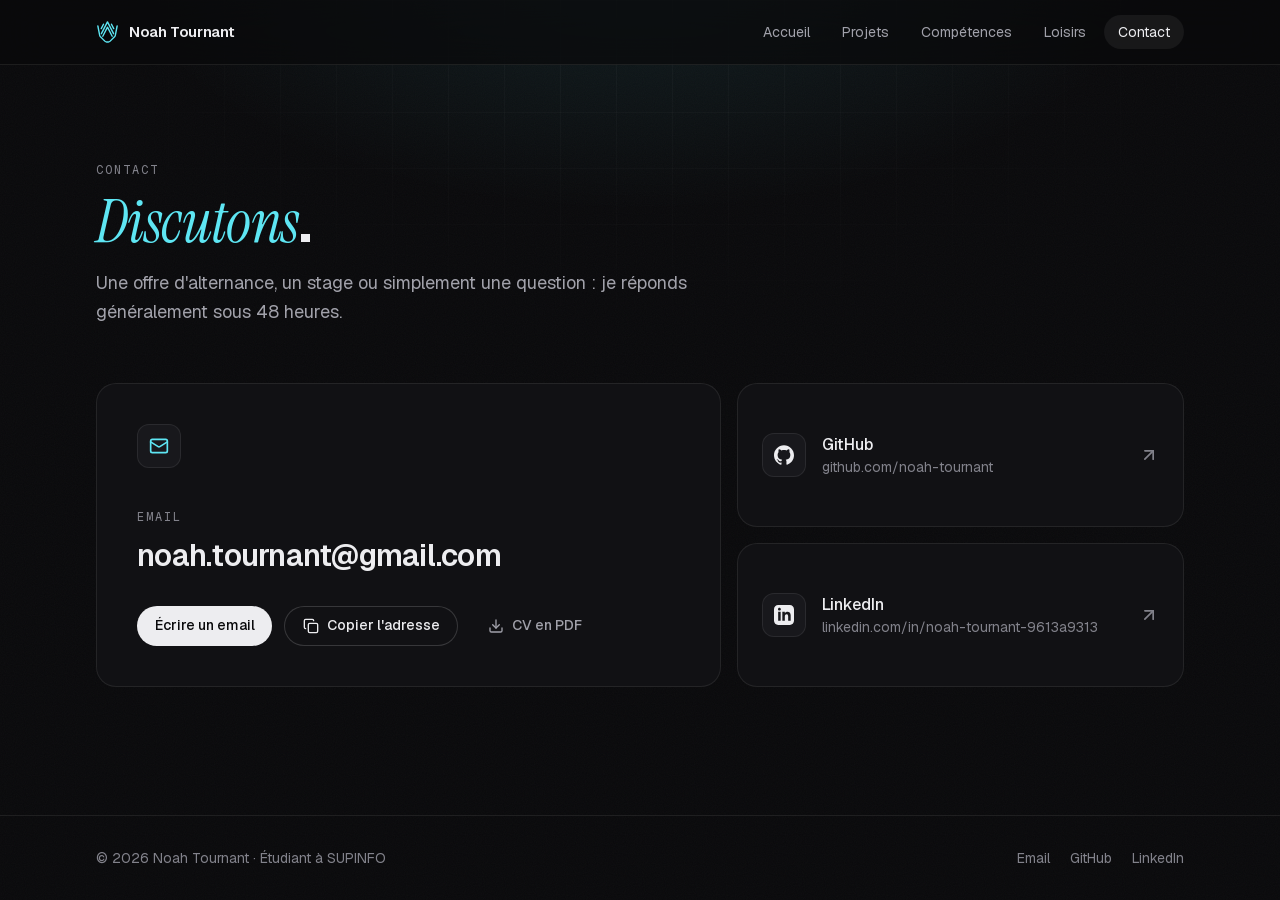
<file: contact/index.html>
<!DOCTYPE html><html lang="fr" class="geist_a71539c9-module__T19VSG__variable geist_mono_8d43a2aa-module__8Li5zG__variable instrument_serif_c1e8e483-module__u2UhdW__variable h-full"><head><meta charSet="utf-8"/><meta name="viewport" content="width=device-width, initial-scale=1"/><link rel="preload" href="/_next/static/media/797e433ab948586e-s.p.0r6juujl39pe6.woff2" as="font" crossorigin="" type="font/woff2"/><link rel="preload" href="/_next/static/media/7ebf22b5a21034f8-s.p.3j3877k49yy0l.woff2" as="font" crossorigin="" type="font/woff2"/><link rel="preload" href="/_next/static/media/caa3a2e1cccd8315-s.p.0wgildi0cnwt9.woff2" as="font" crossorigin="" type="font/woff2"/><link rel="stylesheet" href="/_next/static/chunks/2v0dmkqv36zgg.css" data-precedence="next"/><link rel="preload" as="script" fetchPriority="low" href="/_next/static/chunks/312tpv2lodmqc.js"/><script src="/_next/static/chunks/27jktro2p5rq9.js" async=""></script><script src="/_next/static/chunks/0mr0fnckbkr54.js" async=""></script><script src="/_next/static/chunks/3peubv2924kx4.js" async=""></script><script src="/_next/static/chunks/turbopack-26xe8c7xlqmez.js" async=""></script><script src="/_next/static/chunks/05-c3ty_6dwfk.js" async=""></script><script src="/_next/static/chunks/14mrh2-p_w84d.js" async=""></script><script src="/_next/static/chunks/0w40qknlj7-te.js" async=""></script><script src="/_next/static/chunks/0btoa0s93th1j.js" async=""></script><script src="/_next/static/chunks/2e_qjp8wda55c.js" async=""></script><script src="/_next/static/chunks/2ack51ibr9blm.js" async=""></script><meta name="next-size-adjust" content=""/><meta name="theme-color" content="#09090b"/><meta name="color-scheme" content="dark"/><title>Contact | Noah Tournant · Portfolio</title><meta name="description" content="Contacter Noah Tournant par email, GitHub ou LinkedIn."/><link rel="author" href="https://www.linkedin.com/in/noah-tournant-9613a9313"/><meta name="author" content="Noah Tournant"/><meta property="og:title" content="Noah Tournant · Portfolio"/><meta property="og:description" content="Portfolio de Noah Tournant, étudiant ingénieur à SUPINFO en data et intelligence artificielle : Python, SQL, Pandas, Power BI et LLM. Discutez avec Cypher, son assistant IA."/><meta property="og:site_name" content="Noah Tournant · Portfolio"/><meta property="og:locale" content="fr_FR"/><meta property="og:image" content="https://noahtournant.github.io/opengraph-image?cbe055ad6efff04a"/><meta property="og:image:type" content="image/png"/><meta property="og:image:width" content="1200"/><meta property="og:image:height" content="630"/><meta property="og:image:alt" content="Noah Tournant · Data &amp; Intelligence Artificielle"/><meta property="og:type" content="website"/><meta name="twitter:card" content="summary_large_image"/><meta name="twitter:title" content="Noah Tournant · Portfolio"/><meta name="twitter:description" content="Portfolio de Noah Tournant, étudiant ingénieur à SUPINFO en data et intelligence artificielle : Python, SQL, Pandas, Power BI et LLM. Discutez avec Cypher, son assistant IA."/><meta name="twitter:image" content="https://noahtournant.github.io/opengraph-image?cbe055ad6efff04a"/><meta name="twitter:image:alt" content="Noah Tournant · Data &amp; Intelligence Artificielle"/><meta name="twitter:image:type" content="image/png"/><meta name="twitter:image:width" content="1200"/><meta name="twitter:image:height" content="630"/><link rel="icon" href="/icon.svg?icon.24utgqltr07-d.svg" sizes="any" type="image/svg+xml"/><script src="/_next/static/chunks/0cz1d0mv5g_q7.js" noModule=""></script></head><body class="min-h-full bg-bg text-fg"><div hidden=""><!--$--><!--/$--></div><div class="relative flex min-h-screen flex-col"><div class="page-backdrop" aria-hidden="true"></div><a href="#contenu" class="sr-only focus:not-sr-only focus:fixed focus:left-4 focus:top-4 focus:z-50 btn btn-primary">Aller au contenu</a><header class="sticky top-0 z-40 border-b border-line bg-bg/70 backdrop-blur-xl"><div class="container-page flex h-16 items-center justify-between gap-4"><a class="flex items-center gap-2.5 shrink-0" aria-label="Noah Tournant, accueil" href="/"><svg viewBox="0 0 487 512" width="23" height="24" fill="none" stroke="#5ee6f3" stroke-width="29.866666666666664" stroke-linecap="round" stroke-linejoin="round" aria-hidden="true" class="shrink-0 select-none "><path d="M38 128 L78 332 Q82 347 93 358 L192 456 Q205 469 224 469 L263 469 Q282 469 295 456 L394 358 Q405 347 409 332 L449 128"></path><path d="M113 292 L243 40 L373 292"></path><path d="M143 346 L243 152 L343 346"></path><path d="M110 183 L158 90"></path><path d="M328 90 L376 183"></path></svg><span class="text-[15px] font-semibold tracking-tight">Noah Tournant</span></a><nav aria-label="Navigation principale" class="hidden md:block"><ul class="flex items-center gap-1"><li><a class="relative rounded-full px-3.5 py-2 text-sm transition-colors text-muted hover:text-fg" href="/">Accueil</a></li><li><a class="relative rounded-full px-3.5 py-2 text-sm transition-colors text-muted hover:text-fg" href="/projets/">Projets</a></li><li><a class="relative rounded-full px-3.5 py-2 text-sm transition-colors text-muted hover:text-fg" href="/competences/">Compétences</a></li><li><a class="relative rounded-full px-3.5 py-2 text-sm transition-colors text-muted hover:text-fg" href="/loisirs/">Loisirs</a></li><li><a aria-current="page" class="relative rounded-full px-3.5 py-2 text-sm transition-colors text-fg bg-white/[0.06]" href="/contact/">Contact</a></li></ul></nav></div><nav aria-label="Navigation principale" class="md:hidden border-t border-line"><ul class="container-page flex gap-1 overflow-x-auto py-2 [scrollbar-width:none] [mask-image:linear-gradient(to_right,black_85%,transparent)]"><li class="shrink-0 last:pr-8"><a class="block rounded-full px-3 py-1.5 text-sm transition-colors text-muted" href="/">Accueil</a></li><li class="shrink-0 last:pr-8"><a class="block rounded-full px-3 py-1.5 text-sm transition-colors text-muted" href="/projets/">Projets</a></li><li class="shrink-0 last:pr-8"><a class="block rounded-full px-3 py-1.5 text-sm transition-colors text-muted" href="/competences/">Compétences</a></li><li class="shrink-0 last:pr-8"><a class="block rounded-full px-3 py-1.5 text-sm transition-colors text-muted" href="/loisirs/">Loisirs</a></li><li class="shrink-0 last:pr-8"><a aria-current="page" class="block rounded-full px-3 py-1.5 text-sm transition-colors text-fg bg-white/[0.07]" href="/contact/">Contact</a></li></ul></nav></header><main id="contenu" class="flex-1"><div class="container-page py-16 sm:py-24"><header class="max-w-2xl"><p class="reveal eyebrow">Contact</p><h1 class="reveal mt-3 text-5xl font-semibold tracking-[-0.04em] sm:text-6xl" style="--i:1"><span class="font-accent text-accent">Discutons</span>.</h1><p class="reveal mt-4 text-base leading-relaxed text-muted sm:text-lg" style="--i:2">Une offre d&#x27;alternance, un stage ou simplement une question : je réponds généralement sous 48 heures.</p></header><div class="mt-14 grid grid-cols-1 gap-4 lg:grid-cols-[1.4fr_1fr]"><section class="card spotlight reveal flex flex-col justify-between gap-10 p-6 sm:p-10" style="--i:3" aria-label="Email"><span class="flex h-11 w-11 items-center justify-center rounded-xl border border-line bg-surface-2"><svg xmlns="http://www.w3.org/2000/svg" width="24" height="24" viewBox="0 0 24 24" fill="none" stroke="currentColor" stroke-width="2" stroke-linecap="round" stroke-linejoin="round" class="lucide lucide-mail h-5 w-5 text-accent" aria-hidden="true"><path d="m22 7-8.991 5.727a2 2 0 0 1-2.009 0L2 7"></path><rect x="2" y="4" width="20" height="16" rx="2"></rect></svg></span><div><p class="eyebrow">Email</p><a href="mailto:noah.tournant@gmail.com" class="link-underline mt-3 inline-block text-xl font-semibold tracking-tight sm:text-3xl">noah.tournant<wbr/>@<!-- -->gmail.com</a><div class="mt-8 flex flex-wrap gap-3"><a href="mailto:noah.tournant@gmail.com" class="btn btn-primary">Écrire un email</a><button type="button" class="btn btn-secondary" aria-live="polite"><svg xmlns="http://www.w3.org/2000/svg" width="24" height="24" viewBox="0 0 24 24" fill="none" stroke="currentColor" stroke-width="2" stroke-linecap="round" stroke-linejoin="round" class="lucide lucide-copy h-4 w-4" aria-hidden="true"><rect width="14" height="14" x="8" y="8" rx="2" ry="2"></rect><path d="M4 16c-1.1 0-2-.9-2-2V4c0-1.1.9-2 2-2h10c1.1 0 2 .9 2 2"></path></svg>Copier l&#x27;adresse</button><a href="/CV-Noah-Tournant.pdf" download="" class="btn btn-ghost"><svg xmlns="http://www.w3.org/2000/svg" width="24" height="24" viewBox="0 0 24 24" fill="none" stroke="currentColor" stroke-width="2" stroke-linecap="round" stroke-linejoin="round" class="lucide lucide-download h-4 w-4" aria-hidden="true"><path d="M12 15V3"></path><path d="M21 15v4a2 2 0 0 1-2 2H5a2 2 0 0 1-2-2v-4"></path><path d="m7 10 5 5 5-5"></path></svg>CV en PDF</a></div></div></section><ul class="grid grid-cols-1 gap-4"><li class="reveal" style="--i:4"><a href="https://github.com/noah-tournant" target="_blank" rel="noreferrer" class="card card-interactive spotlight group flex h-full items-center gap-4 p-6"><span class="flex h-11 w-11 shrink-0 items-center justify-center rounded-xl border border-line bg-surface-2 text-fg"><svg class="h-5 w-5 fill-current" viewBox="0 0 24 24" aria-hidden="true"><path d="M12 .297c-6.63 0-12 5.373-12 12 0 5.303 3.438 9.8 8.205 11.385.6.113.82-.258.82-.577 0-.285-.01-1.04-.015-2.04-3.338.724-4.042-1.61-4.042-1.61C4.422 18.07 3.633 17.7 3.633 17.7c-1.087-.744.084-.729.084-.729 1.205.084 1.838 1.236 1.838 1.236 1.07 1.835 2.809 1.305 3.495.998.108-.776.417-1.305.76-1.605-2.665-.3-5.466-1.332-5.466-5.93 0-1.31.465-2.38 1.235-3.22-.135-.303-.54-1.523.105-3.176 0 0 1.005-.322 3.3 1.23.96-.267 1.98-.399 3-.405 1.02.006 2.04.138 3 .405 2.28-1.552 3.285-1.23 3.285-1.23.645 1.653.24 2.873.12 3.176.765.84 1.23 1.91 1.23 3.22 0 4.61-2.805 5.625-5.475 5.92.42.36.81 1.096.81 2.22 0 1.606-.015 2.896-.015 3.286 0 .315.21.69.825.57C20.565 22.092 24 17.592 24 12.297c0-6.627-5.373-12-12-12"></path></svg></span><span class="min-w-0 flex-1"><span class="block font-medium">GitHub</span><span class="block truncate text-sm text-subtle">github.com/noah-tournant</span></span><svg xmlns="http://www.w3.org/2000/svg" width="24" height="24" viewBox="0 0 24 24" fill="none" stroke="currentColor" stroke-width="2" stroke-linecap="round" stroke-linejoin="round" class="lucide lucide-arrow-up-right h-5 w-5 text-subtle transition-all group-hover:-translate-y-0.5 group-hover:translate-x-0.5 group-hover:text-accent" aria-hidden="true"><path d="M7 7h10v10"></path><path d="M7 17 17 7"></path></svg></a></li><li class="reveal" style="--i:5"><a href="https://www.linkedin.com/in/noah-tournant-9613a9313" target="_blank" rel="noreferrer" class="card card-interactive spotlight group flex h-full items-center gap-4 p-6"><span class="flex h-11 w-11 shrink-0 items-center justify-center rounded-xl border border-line bg-surface-2 text-fg"><svg class="h-5 w-5 fill-current" viewBox="0 0 24 24" aria-hidden="true"><path d="M19 0h-14c-2.761 0-5 2.239-5 5v14c0 2.761 2.239 5 5 5h14c2.762 0 5-2.239 5-5v-14c0-2.761-2.238-5-5-5zm-11 19h-3v-11h3v11zm-1.5-12.268c-.966 0-1.75-.79-1.75-1.764s.784-1.764 1.75-1.764 1.75.79 1.75 1.764-.783 1.764-1.75 1.764zm13.5 12.268h-3v-5.604c0-3.368-4-3.113-4 0v5.604h-3v-11h3v1.765c1.396-2.586 7-2.777 7 2.476v6.759z"></path></svg></span><span class="min-w-0 flex-1"><span class="block font-medium">LinkedIn</span><span class="block truncate text-sm text-subtle">linkedin.com/in/noah-tournant-9613a9313</span></span><svg xmlns="http://www.w3.org/2000/svg" width="24" height="24" viewBox="0 0 24 24" fill="none" stroke="currentColor" stroke-width="2" stroke-linecap="round" stroke-linejoin="round" class="lucide lucide-arrow-up-right h-5 w-5 text-subtle transition-all group-hover:-translate-y-0.5 group-hover:translate-x-0.5 group-hover:text-accent" aria-hidden="true"><path d="M7 7h10v10"></path><path d="M7 17 17 7"></path></svg></a></li></ul></div></div><!--$--><!--/$--></main><footer class="border-t border-line"><div class="container-page flex flex-col gap-3 py-8 text-sm text-subtle sm:flex-row sm:items-center sm:justify-between"><p>© <!-- -->2026<!-- --> <!-- -->Noah Tournant<!-- --> · Étudiant à SUPINFO</p><ul class="flex gap-5"><li><a href="mailto:noah.tournant@gmail.com" class="link-underline hover:text-fg transition-colors">Email</a></li><li><a href="https://github.com/noah-tournant" target="_blank" rel="noreferrer" class="link-underline hover:text-fg transition-colors">GitHub</a></li><li><a href="https://www.linkedin.com/in/noah-tournant-9613a9313" target="_blank" rel="noreferrer" class="link-underline hover:text-fg transition-colors">LinkedIn</a></li></ul></div></footer></div><script src="/_next/static/chunks/312tpv2lodmqc.js" id="_R_" async=""></script><script>(self.__next_f=self.__next_f||[]).push([0])</script><script>self.__next_f.push([1,"1:\"$Sreact.fragment\"\n2:I[39756,[\"/_next/static/chunks/05-c3ty_6dwfk.js\",\"/_next/static/chunks/14mrh2-p_w84d.js\"],\"default\"]\n3:I[37457,[\"/_next/static/chunks/05-c3ty_6dwfk.js\",\"/_next/static/chunks/14mrh2-p_w84d.js\"],\"default\"]\n4:I[22016,[\"/_next/static/chunks/0w40qknlj7-te.js\",\"/_next/static/chunks/0btoa0s93th1j.js\"],\"\"]\n5:I[5014,[\"/_next/static/chunks/0w40qknlj7-te.js\",\"/_next/static/chunks/2e_qjp8wda55c.js\",\"/_next/static/chunks/2ack51ibr9blm.js\"],\"default\"]\n6:I[91857,[\"/_next/static/chunks/0w40qknlj7-te.js\"],\"default\"]\n7:I[20531,[\"/_next/static/chunks/0w40qknlj7-te.js\",\"/_next/static/chunks/2e_qjp8wda55c.js\"],\"default\"]\n15:I[68027,[\"/_next/static/chunks/0w40qknlj7-te.js\"],\"default\",1]\n:HL[\"/_next/static/chunks/2v0dmkqv36zgg.css\",\"style\"]\n:HL[\"/_next/static/media/797e433ab948586e-s.p.0r6juujl39pe6.woff2\",\"font\",{\"crossOrigin\":\"\",\"type\":\"font/woff2\"}]\n:HL[\"/_next/static/media/7ebf22b5a21034f8-s.p.3j3877k49yy0l.woff2\",\"font\",{\"crossOrigin\":\"\",\"type\":\"font/woff2\"}]\n:HL[\"/_next/static/media/caa3a2e1cccd8315-s.p.0wgildi0cnwt9.woff2\",\"font\",{\"crossOrigin\":\"\",\"type\":\"font/woff2\"}]\n"])</script><script>self.__next_f.push([1,"0:{\"P\":null,\"c\":[\"\",\"contact\",\"\"],\"q\":\"\",\"i\":false,\"f\":[[[\"\",{\"children\":[\"(site)\",{\"children\":[\"contact\",{\"children\":[\"__PAGE__\",{}]}]}]},\"$undefined\",\"$undefined\",16],[[\"$\",\"$1\",\"c\",{\"children\":[[[\"$\",\"link\",\"0\",{\"rel\":\"stylesheet\",\"href\":\"/_next/static/chunks/2v0dmkqv36zgg.css\",\"precedence\":\"next\",\"crossOrigin\":\"$undefined\",\"nonce\":\"$undefined\"}],[\"$\",\"script\",\"script-0\",{\"src\":\"/_next/static/chunks/0w40qknlj7-te.js\",\"async\":true,\"nonce\":\"$undefined\"}]],[\"$\",\"html\",null,{\"lang\":\"fr\",\"className\":\"geist_a71539c9-module__T19VSG__variable geist_mono_8d43a2aa-module__8Li5zG__variable instrument_serif_c1e8e483-module__u2UhdW__variable h-full\",\"children\":[\"$\",\"body\",null,{\"className\":\"min-h-full bg-bg text-fg\",\"children\":[[\"$\",\"$L2\",null,{\"parallelRouterKey\":\"children\",\"error\":\"$undefined\",\"errorStyles\":\"$undefined\",\"errorScripts\":\"$undefined\",\"template\":[\"$\",\"$L3\",null,{}],\"templateStyles\":\"$undefined\",\"templateScripts\":\"$undefined\",\"notFound\":[[\"$\",\"div\",null,{\"className\":\"relative flex min-h-screen flex-col items-center justify-center px-5 text-center\",\"children\":[[\"$\",\"div\",null,{\"className\":\"page-backdrop\",\"aria-hidden\":\"true\"}],[\"$\",\"div\",null,{\"className\":\"reveal flex flex-col items-center\",\"children\":[[\"$\",\"svg\",null,{\"viewBox\":\"0 0 487 512\",\"width\":46,\"height\":48,\"fill\":\"none\",\"stroke\":\"#5ee6f3\",\"strokeWidth\":14.933333333333332,\"strokeLinecap\":\"round\",\"strokeLinejoin\":\"round\",\"aria-hidden\":\"true\",\"className\":\"shrink-0 select-none \",\"children\":[[\"$\",\"path\",\"M38 128 L78 332 Q82 347 93 358 L192 456 Q205 469 224 469 L263 469 Q282 469 295 456 L394 358 Q405 347 409 332 L449 128\",{\"d\":\"M38 128 L78 332 Q82 347 93 358 L192 456 Q205 469 224 469 L263 469 Q282 469 295 456 L394 358 Q405 347 409 332 L449 128\"}],[\"$\",\"path\",\"M113 292 L243 40 L373 292\",{\"d\":\"M113 292 L243 40 L373 292\"}],[\"$\",\"path\",\"M143 346 L243 152 L343 346\",{\"d\":\"M143 346 L243 152 L343 346\"}],[\"$\",\"path\",\"M110 183 L158 90\",{\"d\":\"M110 183 L158 90\"}],[\"$\",\"path\",\"M328 90 L376 183\",{\"d\":\"M328 90 L376 183\"}]]}],[\"$\",\"p\",null,{\"className\":\"eyebrow mt-8\",\"children\":\"Erreur 404\"}],[\"$\",\"h1\",null,{\"className\":\"mt-3 text-4xl font-semibold tracking-tight sm:text-5xl\",\"children\":\"Page introuvable\"}],[\"$\",\"p\",null,{\"className\":\"mt-4 max-w-sm text-muted\",\"children\":\"Cette page n'existe pas ou a été déplacée. Cypher peut peut-être vous aider à trouver ce que vous cherchez.\"}],[\"$\",\"div\",null,{\"className\":\"mt-8 flex flex-wrap justify-center gap-3\",\"children\":[[\"$\",\"$L4\",null,{\"href\":\"/\",\"className\":\"btn btn-primary\",\"children\":[[\"$\",\"$L5\",null,{\"ref\":\"$undefined\",\"iconNode\":[[\"path\",{\"d\":\"m12 19-7-7 7-7\",\"key\":\"1l729n\"}],[\"path\",{\"d\":\"M19 12H5\",\"key\":\"x3x0zl\"}]],\"className\":\"lucide-arrow-left h-4 w-4\",\"aria-hidden\":\"true\"}],\"Retour à l'accueil\"]}],[\"$\",\"$L4\",null,{\"href\":\"/cypher\",\"className\":\"btn btn-secondary\",\"children\":[[\"$\",\"$L5\",null,{\"ref\":\"$undefined\",\"iconNode\":[[\"path\",{\"d\":\"M2.992 16.342a2 2 0 0 1 .094 1.167l-1.065 3.29a1 1 0 0 0 1.236 1.168l3.413-.998a2 2 0 0 1 1.099.092 10 10 0 1 0-4.777-4.719\",\"key\":\"1sd12s\"}]],\"className\":\"lucide-message-circle h-4 w-4\",\"aria-hidden\":\"true\"}],\"Demander à Cypher\"]}]]}]]}]]}],[]],\"forbidden\":\"$undefined\",\"unauthorized\":\"$undefined\"}],[\"$\",\"$L6\",null,{}]]}]}]]}],{\"children\":[[\"$\",\"$1\",\"c\",{\"children\":[[[\"$\",\"script\",\"script-0\",{\"src\":\"/_next/static/chunks/2e_qjp8wda55c.js\",\"async\":true,\"nonce\":\"$undefined\"}]],[\"$\",\"div\",null,{\"className\":\"relative flex min-h-screen flex-col\",\"children\":[[\"$\",\"div\",null,{\"className\":\"page-backdrop\",\"aria-hidden\":\"true\"}],[\"$\",\"a\",null,{\"href\":\"#contenu\",\"className\":\"sr-only focus:not-sr-only focus:fixed focus:left-4 focus:top-4 focus:z-50 btn btn-primary\",\"children\":\"Aller au contenu\"}],[\"$\",\"$L7\",null,{}],[\"$\",\"main\",null,{\"id\":\"contenu\",\"className\":\"flex-1\",\"children\":[\"$\",\"$L2\",null,{\"parallelRouterKey\":\"children\",\"error\":\"$undefined\",\"errorStyles\":\"$undefined\",\"errorScripts\":\"$undefined\",\"template\":[\"$\",\"$L3\",null,{}],\"templateStyles\":\"$undefined\",\"templateScripts\":\"$undefined\",\"notFound\":[[\"$\",\"div\",null,{\"className\":\"relative flex min-h-screen flex-col items-center justify-center px-5 text-center\",\"children\":[[\"$\",\"div\",null,{\"className\":\"page-backdrop\",\"aria-hidden\":\"true\"}],[\"$\",\"div\",null,{\"className\":\"reveal flex flex-col items-center\",\"children\":[[\"$\",\"svg\",null,{\"viewBox\":\"0 0 487 512\",\"width\":46,\"height\":48,\"fill\":\"none\",\"stroke\":\"#5ee6f3\",\"strokeWidth\":14.933333333333332,\"strokeLinecap\":\"round\",\"strokeLinejoin\":\"round\",\"aria-hidden\":\"true\",\"className\":\"shrink-0 select-none \",\"children\":[[\"$\",\"path\",\"M38 128 L78 332 Q82 347 93 358 L192 456 Q205 469 224 469 L263 469 Q282 469 295 456 L394 358 Q405 347 409 332 L449 128\",{\"d\":\"M38 128 L78 332 Q82 347 93 358 L192 456 Q205 469 224 469 L263 469 Q282 469 295 456 L394 358 Q405 347 409 332 L449 128\"}],\"$L8\",\"$L9\",\"$La\",\"$Lb\"]}],\"$Lc\",\"$Ld\",\"$Le\",\"$Lf\"]}]]}],[]],\"forbidden\":\"$undefined\",\"unauthorized\":\"$undefined\"}]}],\"$L10\"]}]]}],{\"children\":[\"$L11\",{\"children\":[\"$L12\",{},null,false,null]},null,false,\"$@13\"]},null,false,null]},null,false,null],\"$L14\",false]],\"m\":\"$undefined\",\"G\":[\"$15\",[\"$L16\"]],\"S\":true,\"h\":null,\"s\":\"$undefined\",\"l\":\"$undefined\",\"p\":\"$undefined\",\"d\":\"$undefined\",\"b\":\"rHdqFboS4SouID4VvtES0\"}\n"])</script><script>self.__next_f.push([1,"17:I[94559,[\"/_next/static/chunks/0w40qknlj7-te.js\",\"/_next/static/chunks/2e_qjp8wda55c.js\",\"/_next/static/chunks/2ack51ibr9blm.js\"],\"default\"]\n1c:I[97367,[\"/_next/static/chunks/05-c3ty_6dwfk.js\",\"/_next/static/chunks/14mrh2-p_w84d.js\"],\"ViewportBoundary\"]\n1e:I[97367,[\"/_next/static/chunks/05-c3ty_6dwfk.js\",\"/_next/static/chunks/14mrh2-p_w84d.js\"],\"MetadataBoundary\"]\n1f:\"$Sreact.suspense\"\n8:[\"$\",\"path\",\"M113 292 L243 40 L373 292\",{\"d\":\"M113 292 L243 40 L373 292\"}]\n9:[\"$\",\"path\",\"M143 346 L243 152 L343 346\",{\"d\":\"M143 346 L243 152 L343 346\"}]\na:[\"$\",\"path\",\"M110 183 L158 90\",{\"d\":\"M110 183 L158 90\"}]\nb:[\"$\",\"path\",\"M328 90 L376 183\",{\"d\":\"M328 90 L376 183\"}]\nc:[\"$\",\"p\",null,{\"className\":\"eyebrow mt-8\",\"children\":\"Erreur 404\"}]\nd:[\"$\",\"h1\",null,{\"className\":\"mt-3 text-4xl font-semibold tracking-tight sm:text-5xl\",\"children\":\"Page introuvable\"}]\ne:[\"$\",\"p\",null,{\"className\":\"mt-4 max-w-sm text-muted\",\"children\":\"Cette page n'existe pas ou a été déplacée. Cypher peut peut-être vous aider à trouver ce que vous cherchez.\"}]\nf:[\"$\",\"div\",null,{\"className\":\"mt-8 flex flex-wrap justify-center gap-3\",\"children\":[[\"$\",\"$L4\",null,{\"href\":\"/\",\"className\":\"btn btn-primary\",\"children\":[[\"$\",\"$L5\",null,{\"ref\":\"$undefined\",\"iconNode\":\"$0:f:0:1:0:props:children:1:props:children:props:children:0:props:notFound:0:props:children:1:props:children:4:props:children:0:props:children:0:props:iconNode\",\"className\":\"lucide-arrow-left h-4 w-4\",\"aria-hidden\":\"true\"}],\"Retour à l'accueil\"]}],[\"$\",\"$L4\",null,{\"href\":\"/cypher\",\"className\":\"btn btn-secondary\",\"children\":[[\"$\",\"$L5\",null,{\"ref\":\"$undefined\",\"iconNode\":\"$0:f:0:1:0:props:children:1:props:children:props:children:0:props:notFound:0:props:children:1:props:children:4:props:children:1:props:children:0:props:iconNode\",\"className\":\"lucide-message-circle h-4 w-4\",\"aria-hidden\":\"true\"}],\"Demander à Cypher\"]}]]}]\n10:[\"$\",\"footer\",null,{\"className\":\"border-t border-line\",\"children\":[\"$\",\"div\",null,{\"className\":\"container-page flex flex-col gap-3 py-8 text-sm text-subtle sm:flex-row sm:items-center sm:justify-between\",\"children\":[[\"$\",\"p\",null,{\"children\":[\"© \",2026,\" \",\"Noah Tournant\",\" · Étudiant à SUPINFO\"]}],[\"$\",\"ul\",null,{\"className\":\"flex gap-5\",\"children\":[[\"$\",\"li\",null,{\"children\":[\"$\",\"a\",null,{\"href\":\"mailto:noah.tournant@gmail.com\",\"className\":\"link-underline hover:text-fg transition-colors\",\"children\":\"Email\"}]}],[\"$\",\"li\",null,{\"children\":[\"$\",\"a\",null,{\"href\":\"https://github.com/noah-tournant\",\"target\":\"_blank\",\"rel\":\"noreferrer\",\"className\":\"link-underline hover:text-fg transition-colors\",\"children\":\"GitHub\"}]}],[\"$\",\"li\",null,{\"children\":[\"$\",\"a\",null,{\"href\":\"https://www.linkedin.com/in/noah-tournant-9613a9313\",\"target\":\"_blank\",\"rel\":\"noreferrer\",\"className\":\"link-underline hover:text-fg transition-colors\",\"children\":\"LinkedIn\"}]}]]}]]}]}]\n11:[\"$\",\"$1\",\"c\",{\"children\":[null,[\"$\",\"$L2\",null,{\"parallelRouterKey\":\"children\",\"error\":\"$undefined\",\"errorStyles\":\"$undefined\",\"errorScripts\":\"$undefined\",\"template\":[\"$\",\"$L3\",null,{}],\"templateStyles\":\"$undefined\",\"templateScripts\":\"$undefined\",\"notFound\":\"$undefined\",\"forbidden\":\"$undefined\",\"unauthorized\":\"$undefined\"}]]}]\n"])</script><script>self.__next_f.push([1,"12:[\"$\",\"$1\",\"c\",{\"children\":[[\"$\",\"div\",null,{\"className\":\"container-page py-16 sm:py-24\",\"children\":[[\"$\",\"header\",null,{\"className\":\"max-w-2xl\",\"children\":[[\"$\",\"p\",null,{\"className\":\"reveal eyebrow\",\"children\":\"Contact\"}],[\"$\",\"h1\",null,{\"className\":\"reveal mt-3 text-5xl font-semibold tracking-[-0.04em] sm:text-6xl\",\"style\":{\"--i\":1},\"children\":[[\"$\",\"span\",null,{\"className\":\"font-accent text-accent\",\"children\":\"Discutons\"}],\".\"]}],[\"$\",\"p\",null,{\"className\":\"reveal mt-4 text-base leading-relaxed text-muted sm:text-lg\",\"style\":{\"--i\":2},\"children\":\"Une offre d'alternance, un stage ou simplement une question : je réponds généralement sous 48 heures.\"}]]}],[\"$\",\"div\",null,{\"className\":\"mt-14 grid grid-cols-1 gap-4 lg:grid-cols-[1.4fr_1fr]\",\"children\":[[\"$\",\"section\",null,{\"className\":\"card spotlight reveal flex flex-col justify-between gap-10 p-6 sm:p-10\",\"style\":{\"--i\":3},\"aria-label\":\"Email\",\"children\":[[\"$\",\"span\",null,{\"className\":\"flex h-11 w-11 items-center justify-center rounded-xl border border-line bg-surface-2\",\"children\":[\"$\",\"$L5\",null,{\"ref\":\"$undefined\",\"iconNode\":[[\"path\",{\"d\":\"m22 7-8.991 5.727a2 2 0 0 1-2.009 0L2 7\",\"key\":\"132q7q\"}],[\"rect\",{\"x\":\"2\",\"y\":\"4\",\"width\":\"20\",\"height\":\"16\",\"rx\":\"2\",\"key\":\"izxlao\"}]],\"className\":\"lucide-mail h-5 w-5 text-accent\",\"aria-hidden\":\"true\"}]}],[\"$\",\"div\",null,{\"children\":[[\"$\",\"p\",null,{\"className\":\"eyebrow\",\"children\":\"Email\"}],[\"$\",\"a\",null,{\"href\":\"mailto:noah.tournant@gmail.com\",\"className\":\"link-underline mt-3 inline-block text-xl font-semibold tracking-tight sm:text-3xl\",\"children\":[\"noah.tournant\",[\"$\",\"wbr\",null,{}],\"@\",\"gmail.com\"]}],[\"$\",\"div\",null,{\"className\":\"mt-8 flex flex-wrap gap-3\",\"children\":[[\"$\",\"a\",null,{\"href\":\"mailto:noah.tournant@gmail.com\",\"className\":\"btn btn-primary\",\"children\":\"Écrire un email\"}],[\"$\",\"$L17\",null,{\"email\":\"noah.tournant@gmail.com\"}],[\"$\",\"a\",null,{\"href\":\"/CV-Noah-Tournant.pdf\",\"download\":true,\"className\":\"btn btn-ghost\",\"children\":[[\"$\",\"$L5\",null,{\"ref\":\"$undefined\",\"iconNode\":[[\"path\",{\"d\":\"M12 15V3\",\"key\":\"m9g1x1\"}],[\"path\",{\"d\":\"M21 15v4a2 2 0 0 1-2 2H5a2 2 0 0 1-2-2v-4\",\"key\":\"ih7n3h\"}],[\"path\",{\"d\":\"m7 10 5 5 5-5\",\"key\":\"brsn70\"}]],\"className\":\"lucide-download h-4 w-4\",\"aria-hidden\":\"true\"}],\"CV en PDF\"]}]]}]]}]]}],[\"$\",\"ul\",null,{\"className\":\"grid grid-cols-1 gap-4\",\"children\":[[\"$\",\"li\",\"GitHub\",{\"className\":\"reveal\",\"style\":{\"--i\":4},\"children\":[\"$\",\"a\",null,{\"href\":\"https://github.com/noah-tournant\",\"target\":\"_blank\",\"rel\":\"noreferrer\",\"className\":\"card card-interactive spotlight group flex h-full items-center gap-4 p-6\",\"children\":[[\"$\",\"span\",null,{\"className\":\"flex h-11 w-11 shrink-0 items-center justify-center rounded-xl border border-line bg-surface-2 text-fg\",\"children\":[\"$\",\"svg\",null,{\"className\":\"h-5 w-5 fill-current\",\"viewBox\":\"0 0 24 24\",\"aria-hidden\":\"true\",\"children\":[\"$\",\"path\",null,{\"d\":\"M12 .297c-6.63 0-12 5.373-12 12 0 5.303 3.438 9.8 8.205 11.385.6.113.82-.258.82-.577 0-.285-.01-1.04-.015-2.04-3.338.724-4.042-1.61-4.042-1.61C4.422 18.07 3.633 17.7 3.633 17.7c-1.087-.744.084-.729.084-.729 1.205.084 1.838 1.236 1.838 1.236 1.07 1.835 2.809 1.305 3.495.998.108-.776.417-1.305.76-1.605-2.665-.3-5.466-1.332-5.466-5.93 0-1.31.465-2.38 1.235-3.22-.135-.303-.54-1.523.105-3.176 0 0 1.005-.322 3.3 1.23.96-.267 1.98-.399 3-.405 1.02.006 2.04.138 3 .405 2.28-1.552 3.285-1.23 3.285-1.23.645 1.653.24 2.873.12 3.176.765.84 1.23 1.91 1.23 3.22 0 4.61-2.805 5.625-5.475 5.92.42.36.81 1.096.81 2.22 0 1.606-.015 2.896-.015 3.286 0 .315.21.69.825.57C20.565 22.092 24 17.592 24 12.297c0-6.627-5.373-12-12-12\"}]}]}],[\"$\",\"span\",null,{\"className\":\"min-w-0 flex-1\",\"children\":[[\"$\",\"span\",null,{\"className\":\"block font-medium\",\"children\":\"GitHub\"}],[\"$\",\"span\",null,{\"className\":\"block truncate text-sm text-subtle\",\"children\":\"github.com/noah-tournant\"}]]}],[\"$\",\"$L5\",null,{\"ref\":\"$undefined\",\"iconNode\":[[\"path\",{\"d\":\"M7 7h10v10\",\"key\":\"1tivn9\"}],[\"path\",{\"d\":\"M7 17 17 7\",\"key\":\"1vkiza\"}]],\"className\":\"lucide-arrow-up-right h-5 w-5 text-subtle transition-all group-hover:-translate-y-0.5 group-hover:translate-x-0.5 group-hover:text-accent\",\"aria-hidden\":\"true\"}]]}]}],[\"$\",\"li\",\"LinkedIn\",{\"className\":\"reveal\",\"style\":{\"--i\":5},\"children\":\"$L18\"}]]}]]}]]}],[\"$L19\"],\"$L1a\"]}]\n"])</script><script>self.__next_f.push([1,"1b:[]\n13:\"$W1b\"\n14:[\"$\",\"$1\",\"h\",{\"children\":[null,[\"$\",\"$L1c\",null,{\"children\":\"$L1d\"}],[\"$\",\"div\",null,{\"hidden\":true,\"children\":[\"$\",\"$L1e\",null,{\"children\":[\"$\",\"$1f\",null,{\"name\":\"Next.Metadata\",\"children\":\"$L20\"}]}]}],[\"$\",\"meta\",null,{\"name\":\"next-size-adjust\",\"content\":\"\"}]]}]\n16:[\"$\",\"link\",\"0\",{\"rel\":\"stylesheet\",\"href\":\"/_next/static/chunks/2v0dmkqv36zgg.css\",\"precedence\":\"next\",\"crossOrigin\":\"$undefined\",\"nonce\":\"$undefined\"}]\n"])</script><script>self.__next_f.push([1,"21:I[97367,[\"/_next/static/chunks/05-c3ty_6dwfk.js\",\"/_next/static/chunks/14mrh2-p_w84d.js\"],\"OutletBoundary\"]\n"])</script><script>self.__next_f.push([1,"18:[\"$\",\"a\",null,{\"href\":\"https://www.linkedin.com/in/noah-tournant-9613a9313\",\"target\":\"_blank\",\"rel\":\"noreferrer\",\"className\":\"card card-interactive spotlight group flex h-full items-center gap-4 p-6\",\"children\":[[\"$\",\"span\",null,{\"className\":\"flex h-11 w-11 shrink-0 items-center justify-center rounded-xl border border-line bg-surface-2 text-fg\",\"children\":[\"$\",\"svg\",null,{\"className\":\"h-5 w-5 fill-current\",\"viewBox\":\"0 0 24 24\",\"aria-hidden\":\"true\",\"children\":[\"$\",\"path\",null,{\"d\":\"M19 0h-14c-2.761 0-5 2.239-5 5v14c0 2.761 2.239 5 5 5h14c2.762 0 5-2.239 5-5v-14c0-2.761-2.238-5-5-5zm-11 19h-3v-11h3v11zm-1.5-12.268c-.966 0-1.75-.79-1.75-1.764s.784-1.764 1.75-1.764 1.75.79 1.75 1.764-.783 1.764-1.75 1.764zm13.5 12.268h-3v-5.604c0-3.368-4-3.113-4 0v5.604h-3v-11h3v1.765c1.396-2.586 7-2.777 7 2.476v6.759z\"}]}]}],[\"$\",\"span\",null,{\"className\":\"min-w-0 flex-1\",\"children\":[[\"$\",\"span\",null,{\"className\":\"block font-medium\",\"children\":\"LinkedIn\"}],[\"$\",\"span\",null,{\"className\":\"block truncate text-sm text-subtle\",\"children\":\"linkedin.com/in/noah-tournant-9613a9313\"}]]}],[\"$\",\"$L5\",null,{\"ref\":\"$undefined\",\"iconNode\":\"$12:props:children:0:props:children:1:props:children:1:props:children:0:props:children:props:children:2:props:iconNode\",\"className\":\"lucide-arrow-up-right h-5 w-5 text-subtle transition-all group-hover:-translate-y-0.5 group-hover:translate-x-0.5 group-hover:text-accent\",\"aria-hidden\":\"true\"}]]}]\n"])</script><script>self.__next_f.push([1,"19:[\"$\",\"script\",\"script-0\",{\"src\":\"/_next/static/chunks/2ack51ibr9blm.js\",\"async\":true,\"nonce\":\"$undefined\"}]\n1a:[\"$\",\"$L21\",null,{\"children\":[\"$\",\"$1f\",null,{\"name\":\"Next.MetadataOutlet\",\"children\":\"$@22\"}]}]\n"])</script><script>self.__next_f.push([1,"1d:[[\"$\",\"meta\",\"0\",{\"charSet\":\"utf-8\"}],[\"$\",\"meta\",\"1\",{\"name\":\"viewport\",\"content\":\"width=device-width, initial-scale=1\"}],[\"$\",\"meta\",\"2\",{\"name\":\"theme-color\",\"content\":\"#09090b\"}],[\"$\",\"meta\",\"3\",{\"name\":\"color-scheme\",\"content\":\"dark\"}]]\n"])</script><script>self.__next_f.push([1,"23:I[27201,[\"/_next/static/chunks/05-c3ty_6dwfk.js\",\"/_next/static/chunks/14mrh2-p_w84d.js\"],\"IconMark\"]\n"])</script><script>self.__next_f.push([1,"20:[[\"$\",\"title\",\"0\",{\"children\":\"Contact | Noah Tournant · Portfolio\"}],[\"$\",\"meta\",\"1\",{\"name\":\"description\",\"content\":\"Contacter Noah Tournant par email, GitHub ou LinkedIn.\"}],[\"$\",\"link\",\"2\",{\"rel\":\"author\",\"href\":\"https://www.linkedin.com/in/noah-tournant-9613a9313\"}],[\"$\",\"meta\",\"3\",{\"name\":\"author\",\"content\":\"Noah Tournant\"}],[\"$\",\"meta\",\"4\",{\"property\":\"og:title\",\"content\":\"Noah Tournant · Portfolio\"}],[\"$\",\"meta\",\"5\",{\"property\":\"og:description\",\"content\":\"Portfolio de Noah Tournant, étudiant ingénieur à SUPINFO en data et intelligence artificielle : Python, SQL, Pandas, Power BI et LLM. Discutez avec Cypher, son assistant IA.\"}],[\"$\",\"meta\",\"6\",{\"property\":\"og:site_name\",\"content\":\"Noah Tournant · Portfolio\"}],[\"$\",\"meta\",\"7\",{\"property\":\"og:locale\",\"content\":\"fr_FR\"}],[\"$\",\"meta\",\"8\",{\"property\":\"og:image\",\"content\":\"https://noahtournant.github.io/opengraph-image?cbe055ad6efff04a\"}],[\"$\",\"meta\",\"9\",{\"property\":\"og:image:type\",\"content\":\"image/png\"}],[\"$\",\"meta\",\"10\",{\"property\":\"og:image:width\",\"content\":\"1200\"}],[\"$\",\"meta\",\"11\",{\"property\":\"og:image:height\",\"content\":\"630\"}],[\"$\",\"meta\",\"12\",{\"property\":\"og:image:alt\",\"content\":\"Noah Tournant · Data \u0026 Intelligence Artificielle\"}],[\"$\",\"meta\",\"13\",{\"property\":\"og:type\",\"content\":\"website\"}],[\"$\",\"meta\",\"14\",{\"name\":\"twitter:card\",\"content\":\"summary_large_image\"}],[\"$\",\"meta\",\"15\",{\"name\":\"twitter:title\",\"content\":\"Noah Tournant · Portfolio\"}],[\"$\",\"meta\",\"16\",{\"name\":\"twitter:description\",\"content\":\"Portfolio de Noah Tournant, étudiant ingénieur à SUPINFO en data et intelligence artificielle : Python, SQL, Pandas, Power BI et LLM. Discutez avec Cypher, son assistant IA.\"}],[\"$\",\"meta\",\"17\",{\"name\":\"twitter:image\",\"content\":\"https://noahtournant.github.io/opengraph-image?cbe055ad6efff04a\"}],[\"$\",\"meta\",\"18\",{\"name\":\"twitter:image:alt\",\"content\":\"Noah Tournant · Data \u0026 Intelligence Artificielle\"}],[\"$\",\"meta\",\"19\",{\"name\":\"twitter:image:type\",\"content\":\"image/png\"}],[\"$\",\"meta\",\"20\",{\"name\":\"twitter:image:width\",\"content\":\"1200\"}],[\"$\",\"meta\",\"21\",{\"name\":\"twitter:image:height\",\"content\":\"630\"}],[\"$\",\"link\",\"22\",{\"rel\":\"icon\",\"href\":\"/icon.svg?icon.24utgqltr07-d.svg\",\"sizes\":\"any\",\"type\":\"image/svg+xml\"}],[\"$\",\"$L23\",\"23\",{}]]\n"])</script><script>self.__next_f.push([1,"22:null\n"])</script></body></html>
</file>
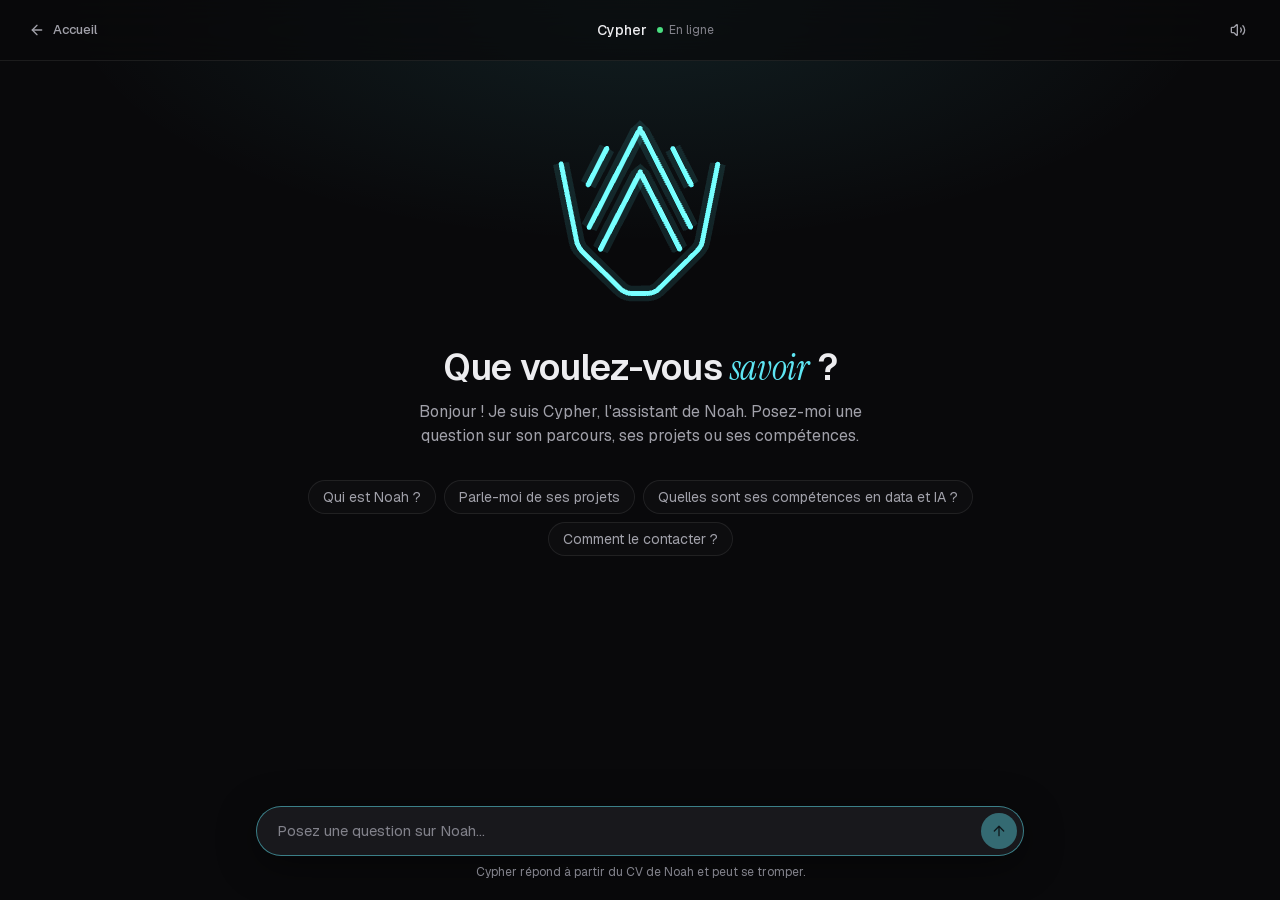
<file: cypher/index.html>
<!DOCTYPE html><html lang="fr" class="geist_a71539c9-module__T19VSG__variable geist_mono_8d43a2aa-module__8Li5zG__variable instrument_serif_c1e8e483-module__u2UhdW__variable h-full"><head><meta charSet="utf-8"/><meta name="viewport" content="width=device-width, initial-scale=1"/><link rel="preload" href="/_next/static/media/797e433ab948586e-s.p.0r6juujl39pe6.woff2" as="font" crossorigin="" type="font/woff2"/><link rel="preload" href="/_next/static/media/7ebf22b5a21034f8-s.p.3j3877k49yy0l.woff2" as="font" crossorigin="" type="font/woff2"/><link rel="preload" href="/_next/static/media/caa3a2e1cccd8315-s.p.0wgildi0cnwt9.woff2" as="font" crossorigin="" type="font/woff2"/><link rel="stylesheet" href="/_next/static/chunks/2v0dmkqv36zgg.css" data-precedence="next"/><link rel="preload" as="script" fetchPriority="low" href="/_next/static/chunks/312tpv2lodmqc.js"/><script src="/_next/static/chunks/27jktro2p5rq9.js" async=""></script><script src="/_next/static/chunks/0mr0fnckbkr54.js" async=""></script><script src="/_next/static/chunks/3peubv2924kx4.js" async=""></script><script src="/_next/static/chunks/turbopack-26xe8c7xlqmez.js" async=""></script><script src="/_next/static/chunks/05-c3ty_6dwfk.js" async=""></script><script src="/_next/static/chunks/14mrh2-p_w84d.js" async=""></script><script src="/_next/static/chunks/0w40qknlj7-te.js" async=""></script><script src="/_next/static/chunks/0btoa0s93th1j.js" async=""></script><script src="/_next/static/chunks/0x9cf2zdx7oc-.js" async=""></script><meta name="next-size-adjust" content=""/><meta name="theme-color" content="#09090b"/><meta name="color-scheme" content="dark"/><title>Cypher | Noah Tournant · Portfolio</title><meta name="description" content="Discutez avec Cypher, l&#x27;assistant IA qui présente le parcours, les projets et les compétences de Noah."/><link rel="author" href="https://www.linkedin.com/in/noah-tournant-9613a9313"/><meta name="author" content="Noah Tournant"/><meta property="og:title" content="Noah Tournant · Portfolio"/><meta property="og:description" content="Portfolio de Noah Tournant, étudiant ingénieur à SUPINFO en data et intelligence artificielle : Python, SQL, Pandas, Power BI et LLM. Discutez avec Cypher, son assistant IA."/><meta property="og:site_name" content="Noah Tournant · Portfolio"/><meta property="og:locale" content="fr_FR"/><meta property="og:image" content="https://noahtournant.github.io/opengraph-image?cbe055ad6efff04a"/><meta property="og:image:type" content="image/png"/><meta property="og:image:width" content="1200"/><meta property="og:image:height" content="630"/><meta property="og:image:alt" content="Noah Tournant · Data &amp; Intelligence Artificielle"/><meta property="og:type" content="website"/><meta name="twitter:card" content="summary_large_image"/><meta name="twitter:title" content="Noah Tournant · Portfolio"/><meta name="twitter:description" content="Portfolio de Noah Tournant, étudiant ingénieur à SUPINFO en data et intelligence artificielle : Python, SQL, Pandas, Power BI et LLM. Discutez avec Cypher, son assistant IA."/><meta name="twitter:image" content="https://noahtournant.github.io/opengraph-image?cbe055ad6efff04a"/><meta name="twitter:image:alt" content="Noah Tournant · Data &amp; Intelligence Artificielle"/><meta name="twitter:image:type" content="image/png"/><meta name="twitter:image:width" content="1200"/><meta name="twitter:image:height" content="630"/><link rel="icon" href="/icon.svg?icon.24utgqltr07-d.svg" sizes="any" type="image/svg+xml"/><script src="/_next/static/chunks/0cz1d0mv5g_q7.js" noModule=""></script></head><body class="min-h-full bg-bg text-fg"><div hidden=""><!--$--><!--/$--></div><!--$!--><template data-dgst="BAILOUT_TO_CLIENT_SIDE_RENDERING"></template><div class="relative isolate flex h-dvh flex-col overflow-hidden bg-bg" vt-name="cypher-panel" vt-update="auto" vt-exit="auto" vt-share="morph"><div class="pointer-events-none absolute inset-x-0 top-0 -z-10 h-[60vh] bg-[radial-gradient(60%_60%_at_50%_0%,color-mix(in_srgb,var(--accent)_10%,transparent),transparent_75%)]" aria-hidden="true"></div><div aria-hidden="true" class="pointer-events-none absolute inset-x-0 -z-10 flex justify-center transition-all duration-1000 ease-out top-[9vh] h-[30vh] opacity-100" vt-name="cypher-logo" vt-update="auto" vt-share="morph"><div class="relative h-full w-full max-w-5xl"><div class="absolute inset-0 flex items-center justify-center transition-opacity duration-700 opacity-100"><svg viewBox="0 0 487 512" width="68" height="72" fill="none" stroke="#5ee6f3" stroke-width="13" stroke-linecap="round" stroke-linejoin="round" aria-hidden="true" class="shrink-0 select-none "><path d="M38 128 L78 332 Q82 347 93 358 L192 456 Q205 469 224 469 L263 469 Q282 469 295 456 L394 358 Q405 347 409 332 L449 128"></path><path d="M113 292 L243 40 L373 292"></path><path d="M143 346 L243 152 L343 346"></path><path d="M110 183 L158 90"></path><path d="M328 90 L376 183"></path></svg></div><!--$!--><template data-dgst="BAILOUT_TO_CLIENT_SIDE_RENDERING"></template><!--/$--></div></div><header class="flex shrink-0 items-center justify-between gap-3 border-b border-line bg-bg/70 px-4 py-3 backdrop-blur-xl sm:px-6"><div class="flex min-w-0 flex-1 items-center gap-2"><a class="btn btn-ghost btn-sm -ml-2" href="/"><svg xmlns="http://www.w3.org/2000/svg" width="24" height="24" viewBox="0 0 24 24" fill="none" stroke="currentColor" stroke-width="2" stroke-linecap="round" stroke-linejoin="round" class="lucide lucide-arrow-left h-4 w-4" aria-hidden="true"><path d="m12 19-7-7 7-7"></path><path d="M19 12H5"></path></svg><span class="hidden sm:inline">Accueil</span></a></div><div class="flex items-center gap-2.5"><span class="h-5 w-5" aria-hidden="true"></span><span class="text-sm font-medium">Cypher</span><span class="flex items-center gap-1.5 text-xs text-subtle" aria-live="polite"><span class="h-1.5 w-1.5 rounded-full bg-success" aria-hidden="true"></span>En ligne</span></div><div class="flex flex-1 justify-end"><button type="button" aria-label="Couper la voix" aria-pressed="true" title="Couper la voix" class="btn btn-ghost btn-icon"><svg xmlns="http://www.w3.org/2000/svg" width="24" height="24" viewBox="0 0 24 24" fill="none" stroke="currentColor" stroke-width="2" stroke-linecap="round" stroke-linejoin="round" class="lucide lucide-volume2 lucide-volume-2 h-4 w-4" aria-hidden="true"><path d="M11 4.702a.705.705 0 0 0-1.203-.498L6.413 7.587A1.4 1.4 0 0 1 5.416 8H3a1 1 0 0 0-1 1v6a1 1 0 0 0 1 1h2.416a1.4 1.4 0 0 1 .997.413l3.383 3.384A.705.705 0 0 0 11 19.298z"></path><path d="M16 9a5 5 0 0 1 0 6"></path><path d="M19.364 18.364a9 9 0 0 0 0-12.728"></path></svg></button></div></header><div class="flex-1 overflow-y-auto scroll-thin"><div class="mx-auto flex min-h-full w-full max-w-3xl flex-col px-5 py-8 sm:px-8"><div class="flex flex-col items-center text-center pt-[calc(31vh-3.5rem)]"><h1 class="mt-8 text-3xl font-semibold tracking-tight sm:text-4xl">Que voulez-vous <span class="font-accent text-accent">savoir</span> ?</h1><p class="mt-3 max-w-md text-muted">Bonjour ! Je suis Cypher, l&#x27;assistant de Noah. Posez-moi une question sur son parcours, ses projets ou ses compétences.</p><div class="mt-8 flex flex-wrap justify-center gap-2"><button type="button" class="chip reveal cursor-pointer px-3.5 py-1.5 text-sm transition-colors hover:border-line-strong hover:text-fg" style="--i:2">Qui est Noah ?</button><button type="button" class="chip reveal cursor-pointer px-3.5 py-1.5 text-sm transition-colors hover:border-line-strong hover:text-fg" style="--i:3">Parle-moi de ses projets</button><button type="button" class="chip reveal cursor-pointer px-3.5 py-1.5 text-sm transition-colors hover:border-line-strong hover:text-fg" style="--i:4">Quelles sont ses compétences en data et IA ?</button><button type="button" class="chip reveal cursor-pointer px-3.5 py-1.5 text-sm transition-colors hover:border-line-strong hover:text-fg" style="--i:5">Comment le contacter ?</button></div></div></div></div><form class="shrink-0 px-4 pb-5 pt-2 sm:px-6"><div class="mx-auto flex w-full items-center gap-2 rounded-full border border-line bg-surface-2 py-1.5 pl-5 pr-1.5 transition-colors focus-within:border-accent/50 max-w-3xl shadow-[0_8px_40px_rgb(0_0_0/0.45)]"><input type="text" maxLength="1000" autofocus="" aria-label="Votre question pour Cypher" placeholder="Posez une question sur Noah…" class="min-w-0 flex-1 bg-transparent text-fg placeholder:text-subtle focus:outline-none focus-visible:outline-none disabled:opacity-60 py-1.5 text-[15px]" value=""/><button type="submit" disabled="" aria-label="Envoyer" class="btn btn-accent btn-icon h-9 w-9"><svg xmlns="http://www.w3.org/2000/svg" width="24" height="24" viewBox="0 0 24 24" fill="none" stroke="currentColor" stroke-width="2" stroke-linecap="round" stroke-linejoin="round" class="lucide lucide-arrow-up h-4 w-4" aria-hidden="true"><path d="m5 12 7-7 7 7"></path><path d="M12 19V5"></path></svg></button></div><p class="mt-2 text-center text-xs text-subtle">Cypher répond à partir du CV de Noah et peut se tromper.</p></form></div><!--/$--><!--$--><!--/$--><script src="/_next/static/chunks/312tpv2lodmqc.js" id="_R_" async=""></script><script>(self.__next_f=self.__next_f||[]).push([0])</script><script>self.__next_f.push([1,"1:\"$Sreact.fragment\"\n2:I[39756,[\"/_next/static/chunks/05-c3ty_6dwfk.js\",\"/_next/static/chunks/14mrh2-p_w84d.js\"],\"default\"]\n3:I[37457,[\"/_next/static/chunks/05-c3ty_6dwfk.js\",\"/_next/static/chunks/14mrh2-p_w84d.js\"],\"default\"]\n4:I[22016,[\"/_next/static/chunks/0w40qknlj7-te.js\",\"/_next/static/chunks/0btoa0s93th1j.js\"],\"\"]\n5:I[5014,[\"/_next/static/chunks/0w40qknlj7-te.js\",\"/_next/static/chunks/0btoa0s93th1j.js\"],\"default\"]\n6:I[91857,[\"/_next/static/chunks/0w40qknlj7-te.js\"],\"default\"]\n7:\"$Sreact.suspense\"\n8:I[77788,[\"/_next/static/chunks/0w40qknlj7-te.js\",\"/_next/static/chunks/0x9cf2zdx7oc-.js\"],\"default\"]\n9:I[40847,[\"/_next/static/chunks/0w40qknlj7-te.js\",\"/_next/static/chunks/0x9cf2zdx7oc-.js\"],\"default\"]\na:I[97367,[\"/_next/static/chunks/05-c3ty_6dwfk.js\",\"/_next/static/chunks/14mrh2-p_w84d.js\"],\"OutletBoundary\"]\nd:I[97367,[\"/_next/static/chunks/05-c3ty_6dwfk.js\",\"/_next/static/chunks/14mrh2-p_w84d.js\"],\"ViewportBoundary\"]\nf:I[97367,[\"/_next/static/chunks/05-c3ty_6dwfk.js\",\"/_next/static/chunks/14mrh2-p_w84d.js\"],\"MetadataBoundary\"]\n11:I[68027,[\"/_next/static/chunks/0w40qknlj7-te.js\"],\"default\",1]\n:HL[\"/_next/static/chunks/2v0dmkqv36zgg.css\",\"style\"]\n:HL[\"/_next/static/media/797e433ab948586e-s.p.0r6juujl39pe6.woff2\",\"font\",{\"crossOrigin\":\"\",\"type\":\"font/woff2\"}]\n:HL[\"/_next/static/media/7ebf22b5a21034f8-s.p.3j3877k49yy0l.woff2\",\"font\",{\"crossOrigin\":\"\",\"type\":\"font/woff2\"}]\n:HL[\"/_next/static/media/caa3a2e1cccd8315-s.p.0wgildi0cnwt9.woff2\",\"font\",{\"crossOrigin\":\"\",\"type\":\"font/woff2\"}]\n"])</script><script>self.__next_f.push([1,"0:{\"P\":null,\"c\":[\"\",\"cypher\",\"\"],\"q\":\"\",\"i\":false,\"f\":[[[\"\",{\"children\":[\"cypher\",{\"children\":[\"__PAGE__\",{}]}]},\"$undefined\",\"$undefined\",16],[[\"$\",\"$1\",\"c\",{\"children\":[[[\"$\",\"link\",\"0\",{\"rel\":\"stylesheet\",\"href\":\"/_next/static/chunks/2v0dmkqv36zgg.css\",\"precedence\":\"next\",\"crossOrigin\":\"$undefined\",\"nonce\":\"$undefined\"}],[\"$\",\"script\",\"script-0\",{\"src\":\"/_next/static/chunks/0w40qknlj7-te.js\",\"async\":true,\"nonce\":\"$undefined\"}]],[\"$\",\"html\",null,{\"lang\":\"fr\",\"className\":\"geist_a71539c9-module__T19VSG__variable geist_mono_8d43a2aa-module__8Li5zG__variable instrument_serif_c1e8e483-module__u2UhdW__variable h-full\",\"children\":[\"$\",\"body\",null,{\"className\":\"min-h-full bg-bg text-fg\",\"children\":[[\"$\",\"$L2\",null,{\"parallelRouterKey\":\"children\",\"error\":\"$undefined\",\"errorStyles\":\"$undefined\",\"errorScripts\":\"$undefined\",\"template\":[\"$\",\"$L3\",null,{}],\"templateStyles\":\"$undefined\",\"templateScripts\":\"$undefined\",\"notFound\":[[\"$\",\"div\",null,{\"className\":\"relative flex min-h-screen flex-col items-center justify-center px-5 text-center\",\"children\":[[\"$\",\"div\",null,{\"className\":\"page-backdrop\",\"aria-hidden\":\"true\"}],[\"$\",\"div\",null,{\"className\":\"reveal flex flex-col items-center\",\"children\":[[\"$\",\"svg\",null,{\"viewBox\":\"0 0 487 512\",\"width\":46,\"height\":48,\"fill\":\"none\",\"stroke\":\"#5ee6f3\",\"strokeWidth\":14.933333333333332,\"strokeLinecap\":\"round\",\"strokeLinejoin\":\"round\",\"aria-hidden\":\"true\",\"className\":\"shrink-0 select-none \",\"children\":[[\"$\",\"path\",\"M38 128 L78 332 Q82 347 93 358 L192 456 Q205 469 224 469 L263 469 Q282 469 295 456 L394 358 Q405 347 409 332 L449 128\",{\"d\":\"M38 128 L78 332 Q82 347 93 358 L192 456 Q205 469 224 469 L263 469 Q282 469 295 456 L394 358 Q405 347 409 332 L449 128\"}],[\"$\",\"path\",\"M113 292 L243 40 L373 292\",{\"d\":\"M113 292 L243 40 L373 292\"}],[\"$\",\"path\",\"M143 346 L243 152 L343 346\",{\"d\":\"M143 346 L243 152 L343 346\"}],[\"$\",\"path\",\"M110 183 L158 90\",{\"d\":\"M110 183 L158 90\"}],[\"$\",\"path\",\"M328 90 L376 183\",{\"d\":\"M328 90 L376 183\"}]]}],[\"$\",\"p\",null,{\"className\":\"eyebrow mt-8\",\"children\":\"Erreur 404\"}],[\"$\",\"h1\",null,{\"className\":\"mt-3 text-4xl font-semibold tracking-tight sm:text-5xl\",\"children\":\"Page introuvable\"}],[\"$\",\"p\",null,{\"className\":\"mt-4 max-w-sm text-muted\",\"children\":\"Cette page n'existe pas ou a été déplacée. Cypher peut peut-être vous aider à trouver ce que vous cherchez.\"}],[\"$\",\"div\",null,{\"className\":\"mt-8 flex flex-wrap justify-center gap-3\",\"children\":[[\"$\",\"$L4\",null,{\"href\":\"/\",\"className\":\"btn btn-primary\",\"children\":[[\"$\",\"$L5\",null,{\"ref\":\"$undefined\",\"iconNode\":[[\"path\",{\"d\":\"m12 19-7-7 7-7\",\"key\":\"1l729n\"}],[\"path\",{\"d\":\"M19 12H5\",\"key\":\"x3x0zl\"}]],\"className\":\"lucide-arrow-left h-4 w-4\",\"aria-hidden\":\"true\"}],\"Retour à l'accueil\"]}],[\"$\",\"$L4\",null,{\"href\":\"/cypher\",\"className\":\"btn btn-secondary\",\"children\":[[\"$\",\"$L5\",null,{\"ref\":\"$undefined\",\"iconNode\":[[\"path\",{\"d\":\"M2.992 16.342a2 2 0 0 1 .094 1.167l-1.065 3.29a1 1 0 0 0 1.236 1.168l3.413-.998a2 2 0 0 1 1.099.092 10 10 0 1 0-4.777-4.719\",\"key\":\"1sd12s\"}]],\"className\":\"lucide-message-circle h-4 w-4\",\"aria-hidden\":\"true\"}],\"Demander à Cypher\"]}]]}]]}]]}],[]],\"forbidden\":\"$undefined\",\"unauthorized\":\"$undefined\"}],[\"$\",\"$L6\",null,{}]]}]}]]}],{\"children\":[[\"$\",\"$1\",\"c\",{\"children\":[null,[\"$\",\"$L2\",null,{\"parallelRouterKey\":\"children\",\"error\":\"$undefined\",\"errorStyles\":\"$undefined\",\"errorScripts\":\"$undefined\",\"template\":[\"$\",\"$L3\",null,{}],\"templateStyles\":\"$undefined\",\"templateScripts\":\"$undefined\",\"notFound\":\"$undefined\",\"forbidden\":\"$undefined\",\"unauthorized\":\"$undefined\"}]]}],{\"children\":[[\"$\",\"$1\",\"c\",{\"children\":[[\"$\",\"$7\",null,{\"fallback\":[\"$\",\"$L8\",null,{\"layout\":\"page\"}],\"children\":[\"$\",\"$L9\",null,{}]}],[[\"$\",\"script\",\"script-0\",{\"src\":\"/_next/static/chunks/0x9cf2zdx7oc-.js\",\"async\":true,\"nonce\":\"$undefined\"}]],[\"$\",\"$La\",null,{\"children\":[\"$\",\"$7\",null,{\"name\":\"Next.MetadataOutlet\",\"children\":\"$@b\"}]}]]}],{},null,false,null]},null,false,\"$@c\"]},null,false,null],[\"$\",\"$1\",\"h\",{\"children\":[null,[\"$\",\"$Ld\",null,{\"children\":\"$Le\"}],[\"$\",\"div\",null,{\"hidden\":true,\"children\":[\"$\",\"$Lf\",null,{\"children\":[\"$\",\"$7\",null,{\"name\":\"Next.Metadata\",\"children\":\"$L10\"}]}]}],[\"$\",\"meta\",null,{\"name\":\"next-size-adjust\",\"content\":\"\"}]]}],false]],\"m\":\"$undefined\",\"G\":[\"$11\",[[\"$\",\"link\",\"0\",{\"rel\":\"stylesheet\",\"href\":\"/_next/static/chunks/2v0dmkqv36zgg.css\",\"precedence\":\"next\",\"crossOrigin\":\"$undefined\",\"nonce\":\"$undefined\"}]]],\"S\":true,\"h\":null,\"s\":\"$undefined\",\"l\":\"$undefined\",\"p\":\"$undefined\",\"d\":\"$undefined\",\"b\":\"rHdqFboS4SouID4VvtES0\"}\n"])</script><script>self.__next_f.push([1,"12:[]\nc:\"$W12\"\n"])</script><script>self.__next_f.push([1,"e:[[\"$\",\"meta\",\"0\",{\"charSet\":\"utf-8\"}],[\"$\",\"meta\",\"1\",{\"name\":\"viewport\",\"content\":\"width=device-width, initial-scale=1\"}],[\"$\",\"meta\",\"2\",{\"name\":\"theme-color\",\"content\":\"#09090b\"}],[\"$\",\"meta\",\"3\",{\"name\":\"color-scheme\",\"content\":\"dark\"}]]\n"])</script><script>self.__next_f.push([1,"13:I[27201,[\"/_next/static/chunks/05-c3ty_6dwfk.js\",\"/_next/static/chunks/14mrh2-p_w84d.js\"],\"IconMark\"]\nb:null\n"])</script><script>self.__next_f.push([1,"10:[[\"$\",\"title\",\"0\",{\"children\":\"Cypher | Noah Tournant · Portfolio\"}],[\"$\",\"meta\",\"1\",{\"name\":\"description\",\"content\":\"Discutez avec Cypher, l'assistant IA qui présente le parcours, les projets et les compétences de Noah.\"}],[\"$\",\"link\",\"2\",{\"rel\":\"author\",\"href\":\"https://www.linkedin.com/in/noah-tournant-9613a9313\"}],[\"$\",\"meta\",\"3\",{\"name\":\"author\",\"content\":\"Noah Tournant\"}],[\"$\",\"meta\",\"4\",{\"property\":\"og:title\",\"content\":\"Noah Tournant · Portfolio\"}],[\"$\",\"meta\",\"5\",{\"property\":\"og:description\",\"content\":\"Portfolio de Noah Tournant, étudiant ingénieur à SUPINFO en data et intelligence artificielle : Python, SQL, Pandas, Power BI et LLM. Discutez avec Cypher, son assistant IA.\"}],[\"$\",\"meta\",\"6\",{\"property\":\"og:site_name\",\"content\":\"Noah Tournant · Portfolio\"}],[\"$\",\"meta\",\"7\",{\"property\":\"og:locale\",\"content\":\"fr_FR\"}],[\"$\",\"meta\",\"8\",{\"property\":\"og:image\",\"content\":\"https://noahtournant.github.io/opengraph-image?cbe055ad6efff04a\"}],[\"$\",\"meta\",\"9\",{\"property\":\"og:image:type\",\"content\":\"image/png\"}],[\"$\",\"meta\",\"10\",{\"property\":\"og:image:width\",\"content\":\"1200\"}],[\"$\",\"meta\",\"11\",{\"property\":\"og:image:height\",\"content\":\"630\"}],[\"$\",\"meta\",\"12\",{\"property\":\"og:image:alt\",\"content\":\"Noah Tournant · Data \u0026 Intelligence Artificielle\"}],[\"$\",\"meta\",\"13\",{\"property\":\"og:type\",\"content\":\"website\"}],[\"$\",\"meta\",\"14\",{\"name\":\"twitter:card\",\"content\":\"summary_large_image\"}],[\"$\",\"meta\",\"15\",{\"name\":\"twitter:title\",\"content\":\"Noah Tournant · Portfolio\"}],[\"$\",\"meta\",\"16\",{\"name\":\"twitter:description\",\"content\":\"Portfolio de Noah Tournant, étudiant ingénieur à SUPINFO en data et intelligence artificielle : Python, SQL, Pandas, Power BI et LLM. Discutez avec Cypher, son assistant IA.\"}],[\"$\",\"meta\",\"17\",{\"name\":\"twitter:image\",\"content\":\"https://noahtournant.github.io/opengraph-image?cbe055ad6efff04a\"}],[\"$\",\"meta\",\"18\",{\"name\":\"twitter:image:alt\",\"content\":\"Noah Tournant · Data \u0026 Intelligence Artificielle\"}],[\"$\",\"meta\",\"19\",{\"name\":\"twitter:image:type\",\"content\":\"image/png\"}],[\"$\",\"meta\",\"20\",{\"name\":\"twitter:image:width\",\"content\":\"1200\"}],[\"$\",\"meta\",\"21\",{\"name\":\"twitter:image:height\",\"content\":\"630\"}],[\"$\",\"link\",\"22\",{\"rel\":\"icon\",\"href\":\"/icon.svg?icon.24utgqltr07-d.svg\",\"sizes\":\"any\",\"type\":\"image/svg+xml\"}],[\"$\",\"$L13\",\"23\",{}]]\n"])</script></body></html>
</file>
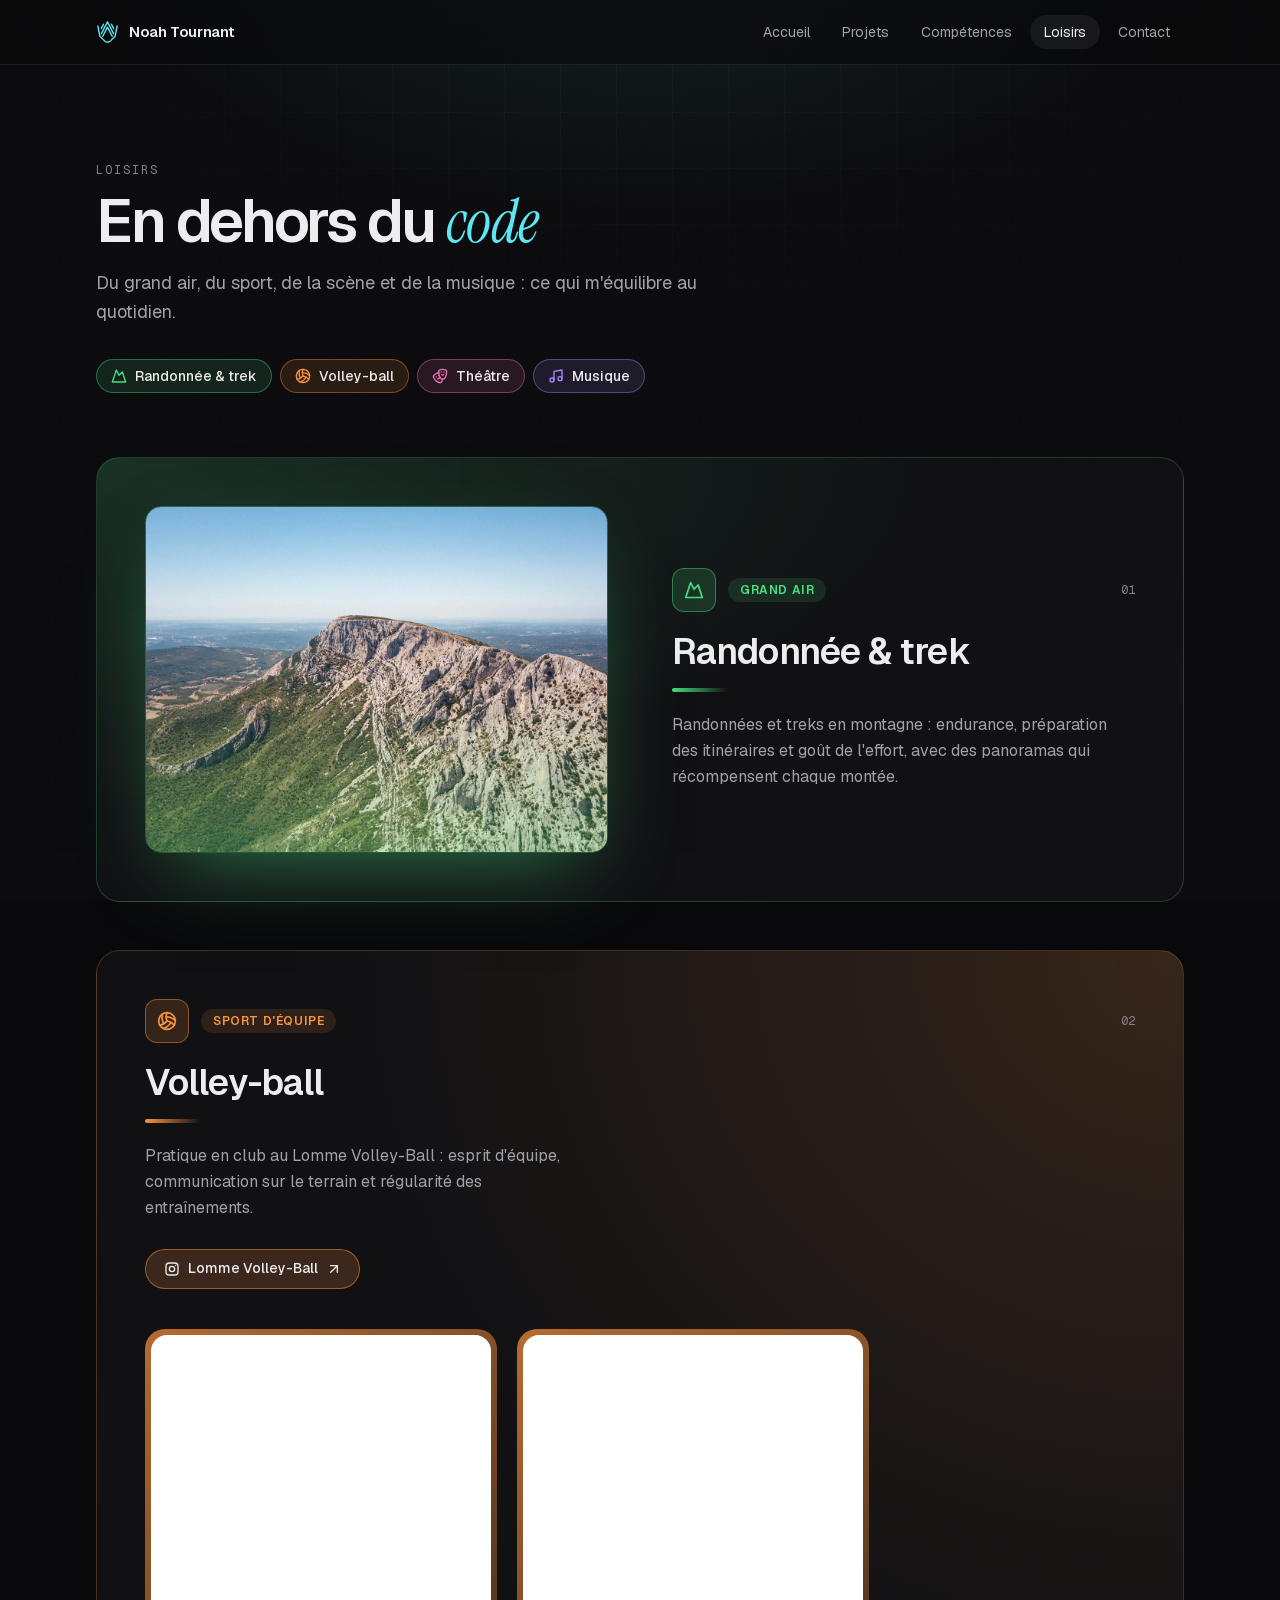
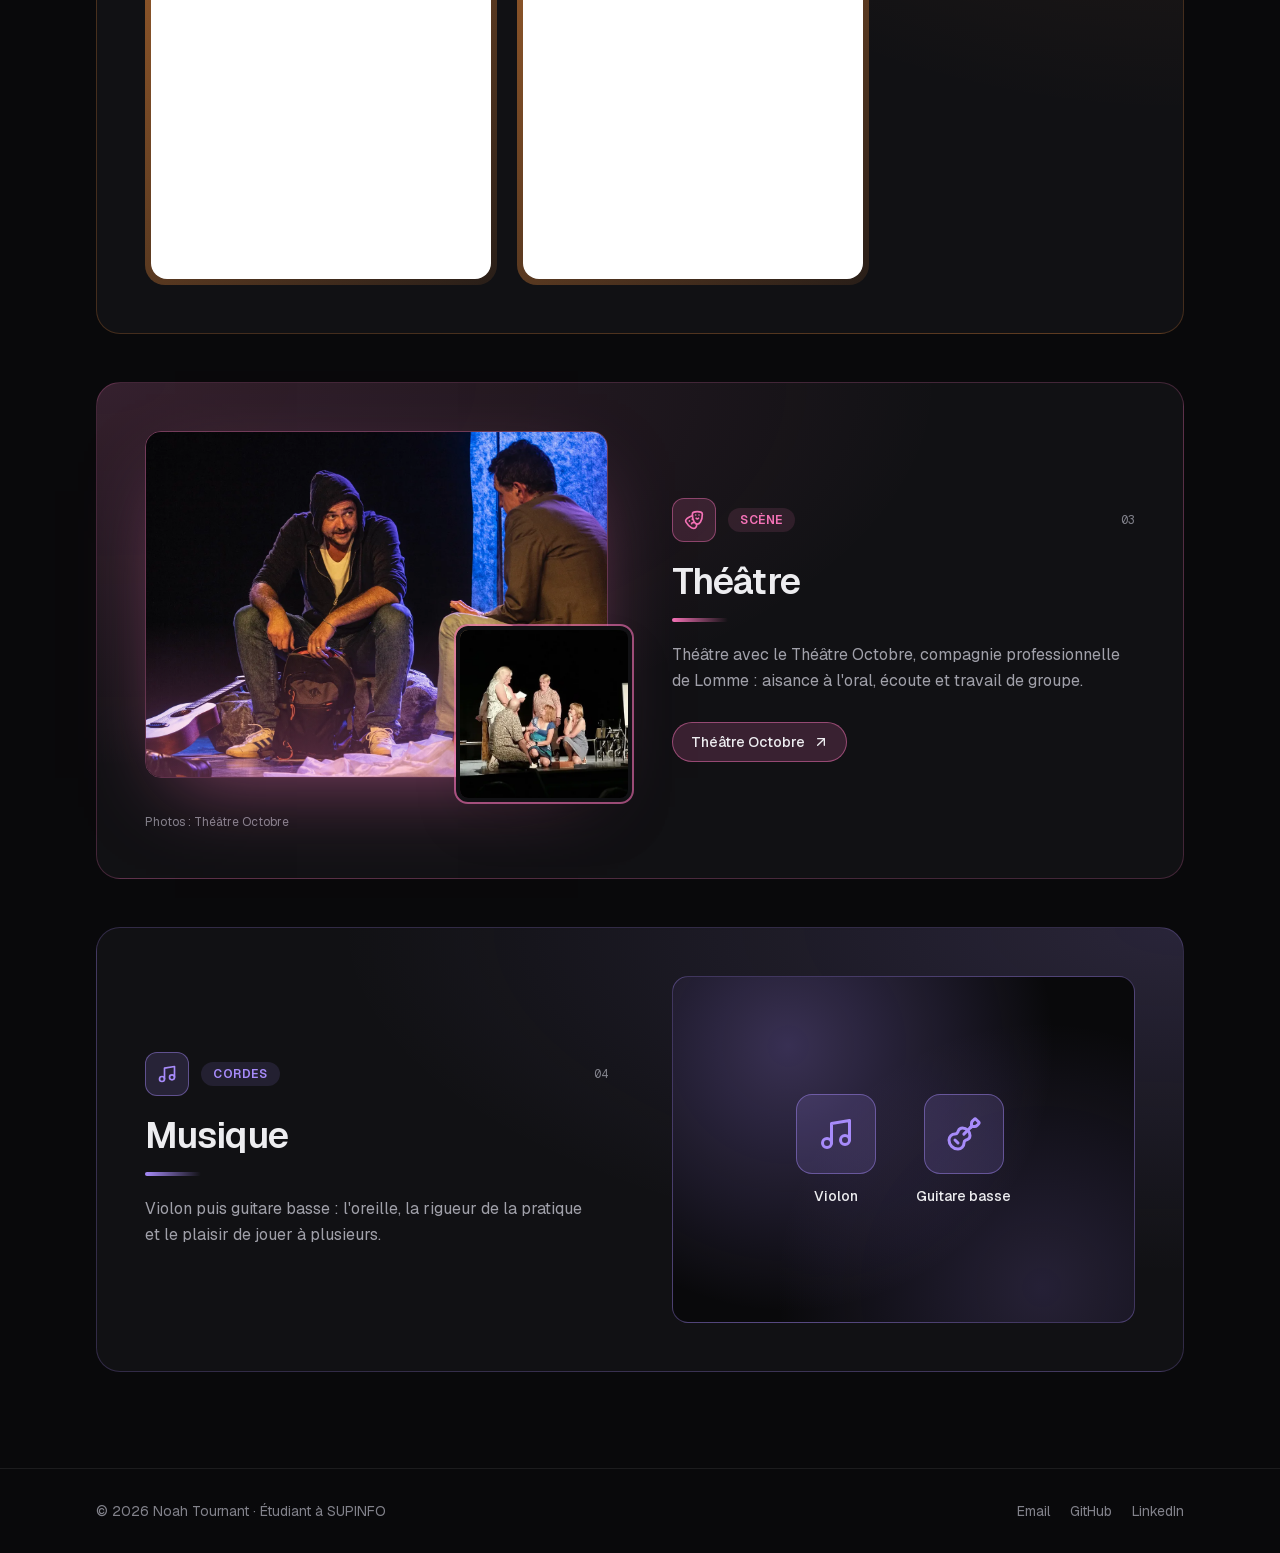
<file: loisirs/index.html>
<!DOCTYPE html><html lang="fr" class="geist_a71539c9-module__T19VSG__variable geist_mono_8d43a2aa-module__8Li5zG__variable instrument_serif_c1e8e483-module__u2UhdW__variable h-full"><head><meta charSet="utf-8"/><meta name="viewport" content="width=device-width, initial-scale=1"/><link rel="preload" href="/_next/static/media/797e433ab948586e-s.p.0r6juujl39pe6.woff2" as="font" crossorigin="" type="font/woff2"/><link rel="preload" href="/_next/static/media/7ebf22b5a21034f8-s.p.3j3877k49yy0l.woff2" as="font" crossorigin="" type="font/woff2"/><link rel="preload" href="/_next/static/media/caa3a2e1cccd8315-s.p.0wgildi0cnwt9.woff2" as="font" crossorigin="" type="font/woff2"/><link rel="stylesheet" href="/_next/static/chunks/2v0dmkqv36zgg.css" data-precedence="next"/><link rel="preload" as="script" fetchPriority="low" href="/_next/static/chunks/312tpv2lodmqc.js"/><script src="/_next/static/chunks/27jktro2p5rq9.js" async=""></script><script src="/_next/static/chunks/0mr0fnckbkr54.js" async=""></script><script src="/_next/static/chunks/3peubv2924kx4.js" async=""></script><script src="/_next/static/chunks/turbopack-26xe8c7xlqmez.js" async=""></script><script src="/_next/static/chunks/05-c3ty_6dwfk.js" async=""></script><script src="/_next/static/chunks/14mrh2-p_w84d.js" async=""></script><script src="/_next/static/chunks/0w40qknlj7-te.js" async=""></script><script src="/_next/static/chunks/0btoa0s93th1j.js" async=""></script><script src="/_next/static/chunks/2e_qjp8wda55c.js" async=""></script><script src="/_next/static/chunks/1rxuluuku-r3f.js" async=""></script><meta name="next-size-adjust" content=""/><meta name="theme-color" content="#09090b"/><meta name="color-scheme" content="dark"/><title>Loisirs | Noah Tournant · Portfolio</title><meta name="description" content="Centres d&#x27;intérêt de Noah Tournant : randonnée, volley-ball, théâtre et musique."/><link rel="author" href="https://www.linkedin.com/in/noah-tournant-9613a9313"/><meta name="author" content="Noah Tournant"/><meta property="og:title" content="Noah Tournant · Portfolio"/><meta property="og:description" content="Portfolio de Noah Tournant, étudiant ingénieur à SUPINFO en data et intelligence artificielle : Python, SQL, Pandas, Power BI et LLM. Discutez avec Cypher, son assistant IA."/><meta property="og:site_name" content="Noah Tournant · Portfolio"/><meta property="og:locale" content="fr_FR"/><meta property="og:image" content="https://noahtournant.github.io/opengraph-image?cbe055ad6efff04a"/><meta property="og:image:type" content="image/png"/><meta property="og:image:width" content="1200"/><meta property="og:image:height" content="630"/><meta property="og:image:alt" content="Noah Tournant · Data &amp; Intelligence Artificielle"/><meta property="og:type" content="website"/><meta name="twitter:card" content="summary_large_image"/><meta name="twitter:title" content="Noah Tournant · Portfolio"/><meta name="twitter:description" content="Portfolio de Noah Tournant, étudiant ingénieur à SUPINFO en data et intelligence artificielle : Python, SQL, Pandas, Power BI et LLM. Discutez avec Cypher, son assistant IA."/><meta name="twitter:image" content="https://noahtournant.github.io/opengraph-image?cbe055ad6efff04a"/><meta name="twitter:image:alt" content="Noah Tournant · Data &amp; Intelligence Artificielle"/><meta name="twitter:image:type" content="image/png"/><meta name="twitter:image:width" content="1200"/><meta name="twitter:image:height" content="630"/><link rel="icon" href="/icon.svg?icon.24utgqltr07-d.svg" sizes="any" type="image/svg+xml"/><script src="/_next/static/chunks/0cz1d0mv5g_q7.js" noModule=""></script></head><body class="min-h-full bg-bg text-fg"><div hidden=""><!--$--><!--/$--></div><div class="relative flex min-h-screen flex-col"><div class="page-backdrop" aria-hidden="true"></div><a href="#contenu" class="sr-only focus:not-sr-only focus:fixed focus:left-4 focus:top-4 focus:z-50 btn btn-primary">Aller au contenu</a><header class="sticky top-0 z-40 border-b border-line bg-bg/70 backdrop-blur-xl"><div class="container-page flex h-16 items-center justify-between gap-4"><a class="flex items-center gap-2.5 shrink-0" aria-label="Noah Tournant, accueil" href="/"><svg viewBox="0 0 487 512" width="23" height="24" fill="none" stroke="#5ee6f3" stroke-width="29.866666666666664" stroke-linecap="round" stroke-linejoin="round" aria-hidden="true" class="shrink-0 select-none "><path d="M38 128 L78 332 Q82 347 93 358 L192 456 Q205 469 224 469 L263 469 Q282 469 295 456 L394 358 Q405 347 409 332 L449 128"></path><path d="M113 292 L243 40 L373 292"></path><path d="M143 346 L243 152 L343 346"></path><path d="M110 183 L158 90"></path><path d="M328 90 L376 183"></path></svg><span class="text-[15px] font-semibold tracking-tight">Noah Tournant</span></a><nav aria-label="Navigation principale" class="hidden md:block"><ul class="flex items-center gap-1"><li><a class="relative rounded-full px-3.5 py-2 text-sm transition-colors text-muted hover:text-fg" href="/">Accueil</a></li><li><a class="relative rounded-full px-3.5 py-2 text-sm transition-colors text-muted hover:text-fg" href="/projets/">Projets</a></li><li><a class="relative rounded-full px-3.5 py-2 text-sm transition-colors text-muted hover:text-fg" href="/competences/">Compétences</a></li><li><a aria-current="page" class="relative rounded-full px-3.5 py-2 text-sm transition-colors text-fg bg-white/[0.06]" href="/loisirs/">Loisirs</a></li><li><a class="relative rounded-full px-3.5 py-2 text-sm transition-colors text-muted hover:text-fg" href="/contact/">Contact</a></li></ul></nav></div><nav aria-label="Navigation principale" class="md:hidden border-t border-line"><ul class="container-page flex gap-1 overflow-x-auto py-2 [scrollbar-width:none] [mask-image:linear-gradient(to_right,black_85%,transparent)]"><li class="shrink-0 last:pr-8"><a class="block rounded-full px-3 py-1.5 text-sm transition-colors text-muted" href="/">Accueil</a></li><li class="shrink-0 last:pr-8"><a class="block rounded-full px-3 py-1.5 text-sm transition-colors text-muted" href="/projets/">Projets</a></li><li class="shrink-0 last:pr-8"><a class="block rounded-full px-3 py-1.5 text-sm transition-colors text-muted" href="/competences/">Compétences</a></li><li class="shrink-0 last:pr-8"><a aria-current="page" class="block rounded-full px-3 py-1.5 text-sm transition-colors text-fg bg-white/[0.07]" href="/loisirs/">Loisirs</a></li><li class="shrink-0 last:pr-8"><a class="block rounded-full px-3 py-1.5 text-sm transition-colors text-muted" href="/contact/">Contact</a></li></ul></nav></header><main id="contenu" class="flex-1"><div class="container-page py-16 sm:py-24"><header class="max-w-2xl"><p class="eyebrow">Loisirs</p><h1 class="mt-3 text-5xl font-semibold tracking-[-0.04em] sm:text-6xl">En dehors du <span class="font-accent text-accent">code</span></h1><p class="mt-4 text-base leading-relaxed text-muted sm:text-lg">Du grand air, du sport, de la scène et de la musique : ce qui m&#x27;équilibre au quotidien.</p><nav aria-label="Loisirs" class="mt-8"><ul class="flex flex-wrap gap-2"><li style="--tone:#4ade80"><a href="#randonnee-trek" class="inline-flex items-center gap-2 rounded-full border px-3.5 py-1.5 text-sm font-medium text-fg hover:brightness-125" style="border-color:color-mix(in oklab, var(--tone) 40%, transparent);background:color-mix(in oklab, var(--tone) 12%, transparent)"><svg xmlns="http://www.w3.org/2000/svg" width="24" height="24" viewBox="0 0 24 24" fill="none" stroke="currentColor" stroke-width="2" stroke-linecap="round" stroke-linejoin="round" class="lucide lucide-mountain h-4 w-4" style="color:var(--tone)" aria-hidden="true"><path d="m8 3 4 8 5-5 5 15H2L8 3z"></path></svg>Randonnée &amp; trek</a></li><li style="--tone:#fb923c"><a href="#volley-ball" class="inline-flex items-center gap-2 rounded-full border px-3.5 py-1.5 text-sm font-medium text-fg hover:brightness-125" style="border-color:color-mix(in oklab, var(--tone) 40%, transparent);background:color-mix(in oklab, var(--tone) 12%, transparent)"><svg xmlns="http://www.w3.org/2000/svg" width="24" height="24" viewBox="0 0 24 24" fill="none" stroke="currentColor" stroke-width="2" stroke-linecap="round" stroke-linejoin="round" class="lucide lucide-volleyball h-4 w-4" style="color:var(--tone)" aria-hidden="true"><path d="M11 7a16 16 20 0 1 10.98 4.362"></path><path d="M12 12a13 13 0 0 1-8.66 5"></path><path d="M16.83 13.634a16 16 0 0 1-9.267 7.328"></path><path d="M20.66 17A13 13 0 0 0 12 12a13 13 0 0 1 0-10"></path><path d="M8.17 15.366a16 16 0 0 1-1.713-11.69"></path><circle cx="12" cy="12" r="10"></circle></svg>Volley-ball</a></li><li style="--tone:#f472b6"><a href="#theatre" class="inline-flex items-center gap-2 rounded-full border px-3.5 py-1.5 text-sm font-medium text-fg hover:brightness-125" style="border-color:color-mix(in oklab, var(--tone) 40%, transparent);background:color-mix(in oklab, var(--tone) 12%, transparent)"><svg xmlns="http://www.w3.org/2000/svg" width="24" height="24" viewBox="0 0 24 24" fill="none" stroke="currentColor" stroke-width="2" stroke-linecap="round" stroke-linejoin="round" class="lucide lucide-drama h-4 w-4" style="color:var(--tone)" aria-hidden="true"><path d="M10 11h.01"></path><path d="M14 6h.01"></path><path d="M18 6h.01"></path><path d="M6.5 13.1h.01"></path><path d="M22 5c0 9-4 12-6 12s-6-3-6-12c0-2 2-3 6-3s6 1 6 3"></path><path d="M17.4 9.9c-.8.8-2 .8-2.8 0"></path><path d="M10.1 7.1C9 7.2 7.7 7.7 6 8.6c-3.5 2-4.7 3.9-3.7 5.6 4.5 7.8 9.5 8.4 11.2 7.4.9-.5 1.9-2.1 1.9-4.7"></path><path d="M9.1 16.5c.3-1.1 1.4-1.7 2.4-1.4"></path></svg>Théâtre</a></li><li style="--tone:#a78bfa"><a href="#musique" class="inline-flex items-center gap-2 rounded-full border px-3.5 py-1.5 text-sm font-medium text-fg hover:brightness-125" style="border-color:color-mix(in oklab, var(--tone) 40%, transparent);background:color-mix(in oklab, var(--tone) 12%, transparent)"><svg xmlns="http://www.w3.org/2000/svg" width="24" height="24" viewBox="0 0 24 24" fill="none" stroke="currentColor" stroke-width="2" stroke-linecap="round" stroke-linejoin="round" class="lucide lucide-music h-4 w-4" style="color:var(--tone)" aria-hidden="true"><path d="M9 18V5l12-2v13"></path><circle cx="6" cy="18" r="3"></circle><circle cx="18" cy="16" r="3"></circle></svg>Musique</a></li></ul></nav></header><div class="mt-14 space-y-8 sm:mt-16 sm:space-y-12"><section id="randonnee-trek" aria-labelledby="randonnee-trek-titre" class="scroll-mt-24 rounded-3xl border p-5 sm:p-10 lg:p-12" style="--tone:#4ade80;border-color:color-mix(in oklab, var(--tone) 22%, transparent);background:radial-gradient(ellipse at 0% 0%, color-mix(in oklab, var(--tone) 16%, transparent), transparent 55%), var(--surface)"><div class="grid grid-cols-1 gap-10 items-center lg:grid-cols-2 lg:gap-16"><div><figure><div class="relative"><div class="relative aspect-[4/3] overflow-hidden rounded-2xl border" style="border-color:color-mix(in oklab, var(--tone) 35%, transparent);box-shadow:0 30px 80px -30px color-mix(in oklab, var(--tone) 55%, transparent)"><img alt="Vue aérienne d&#x27;une crête calcaire au-dessus de la vallée, prise pendant une randonnée" loading="lazy" decoding="async" data-nimg="fill" class="object-cover" style="position:absolute;height:100%;width:100%;left:0;top:0;right:0;bottom:0;color:transparent" src="/hobbies/randonnee.webp"/><div class="pointer-events-none absolute inset-0" style="background:linear-gradient(to top, color-mix(in oklab, var(--tone) 30%, transparent), transparent 45%)" aria-hidden="true"></div></div></div></figure></div><div><div class="flex items-center gap-3"><span class="flex h-11 w-11 items-center justify-center rounded-xl border" style="border-color:color-mix(in oklab, var(--tone) 45%, transparent);background:color-mix(in oklab, var(--tone) 15%, transparent)"><svg xmlns="http://www.w3.org/2000/svg" width="24" height="24" viewBox="0 0 24 24" fill="none" stroke="currentColor" stroke-width="2" stroke-linecap="round" stroke-linejoin="round" class="lucide lucide-mountain h-5 w-5" style="color:var(--tone)" aria-hidden="true"><path d="m8 3 4 8 5-5 5 15H2L8 3z"></path></svg></span><span class="rounded-full px-3 py-1 text-xs font-semibold tracking-wider uppercase" style="color:var(--tone);background:color-mix(in oklab, var(--tone) 12%, transparent)">Grand air</span><span class="ml-auto font-mono text-xs text-subtle">0<!-- -->1</span></div><h2 id="randonnee-trek-titre" class="mt-5 text-3xl font-semibold tracking-tight sm:text-4xl">Randonnée &amp; trek</h2><span class="mt-4 block h-1 w-14 rounded-full" style="background:linear-gradient(90deg, var(--tone), color-mix(in oklab, var(--tone) 0%, transparent))" aria-hidden="true"></span><p class="mt-5 max-w-md leading-relaxed text-muted">Randonnées et treks en montagne : endurance, préparation des itinéraires et goût de l&#x27;effort, avec des panoramas qui récompensent chaque montée.</p></div></div></section><section id="volley-ball" aria-labelledby="volley-ball-titre" class="scroll-mt-24 rounded-3xl border p-5 sm:p-10 lg:p-12" style="--tone:#fb923c;border-color:color-mix(in oklab, var(--tone) 22%, transparent);background:radial-gradient(ellipse at 100% 0%, color-mix(in oklab, var(--tone) 16%, transparent), transparent 55%), var(--surface)"><div class="grid grid-cols-1 gap-10 "><div class="order-2"><div class="-mx-5 flex flex-wrap justify-center gap-5 sm:mx-0 lg:justify-start"><div class="max-w-full rounded-[1.25rem] p-1 sm:p-1.5" style="background:linear-gradient(140deg, color-mix(in oklab, var(--tone) 70%, transparent), color-mix(in oklab, var(--tone) 10%, transparent))"><iframe src="https://www.instagram.com/p/DWRhp7GjDwT/embed" title="Publication Instagram 1 : Lomme Volley-Ball" loading="lazy" class="block h-[34rem] w-[340px] max-w-full rounded-2xl bg-white"></iframe></div><div class="max-w-full rounded-[1.25rem] p-1 sm:p-1.5" style="background:linear-gradient(140deg, color-mix(in oklab, var(--tone) 70%, transparent), color-mix(in oklab, var(--tone) 10%, transparent))"><iframe src="https://www.instagram.com/p/DZIZBs4ssvU/embed" title="Publication Instagram 2 : Lomme Volley-Ball" loading="lazy" class="block h-[34rem] w-[340px] max-w-full rounded-2xl bg-white"></iframe></div></div></div><div class="order-1"><div class="flex items-center gap-3"><span class="flex h-11 w-11 items-center justify-center rounded-xl border" style="border-color:color-mix(in oklab, var(--tone) 45%, transparent);background:color-mix(in oklab, var(--tone) 15%, transparent)"><svg xmlns="http://www.w3.org/2000/svg" width="24" height="24" viewBox="0 0 24 24" fill="none" stroke="currentColor" stroke-width="2" stroke-linecap="round" stroke-linejoin="round" class="lucide lucide-volleyball h-5 w-5" style="color:var(--tone)" aria-hidden="true"><path d="M11 7a16 16 20 0 1 10.98 4.362"></path><path d="M12 12a13 13 0 0 1-8.66 5"></path><path d="M16.83 13.634a16 16 0 0 1-9.267 7.328"></path><path d="M20.66 17A13 13 0 0 0 12 12a13 13 0 0 1 0-10"></path><path d="M8.17 15.366a16 16 0 0 1-1.713-11.69"></path><circle cx="12" cy="12" r="10"></circle></svg></span><span class="rounded-full px-3 py-1 text-xs font-semibold tracking-wider uppercase" style="color:var(--tone);background:color-mix(in oklab, var(--tone) 12%, transparent)">Sport d&#x27;équipe</span><span class="ml-auto font-mono text-xs text-subtle">0<!-- -->2</span></div><h2 id="volley-ball-titre" class="mt-5 text-3xl font-semibold tracking-tight sm:text-4xl">Volley-ball</h2><span class="mt-4 block h-1 w-14 rounded-full" style="background:linear-gradient(90deg, var(--tone), color-mix(in oklab, var(--tone) 0%, transparent))" aria-hidden="true"></span><p class="mt-5 max-w-md leading-relaxed text-muted">Pratique en club au Lomme Volley-Ball : esprit d&#x27;équipe, communication sur le terrain et régularité des entraînements.</p><a href="https://www.instagram.com/lommevb/" target="_blank" rel="noreferrer" class="btn mt-7 border text-fg hover:brightness-125" style="border-color:color-mix(in oklab, var(--tone) 50%, transparent);background:color-mix(in oklab, var(--tone) 18%, transparent)"><svg viewBox="0 0 24 24" class="h-4 w-4" fill="none" stroke="currentColor" stroke-width="2" aria-hidden="true"><rect x="3" y="3" width="18" height="18" rx="5"></rect><circle cx="12" cy="12" r="4"></circle><circle cx="17.5" cy="6.5" r="1" fill="currentColor" stroke="none"></circle></svg>Lomme Volley-Ball<svg xmlns="http://www.w3.org/2000/svg" width="24" height="24" viewBox="0 0 24 24" fill="none" stroke="currentColor" stroke-width="2" stroke-linecap="round" stroke-linejoin="round" class="lucide lucide-arrow-up-right h-4 w-4" aria-hidden="true"><path d="M7 7h10v10"></path><path d="M7 17 17 7"></path></svg></a></div></div></section><section id="theatre" aria-labelledby="theatre-titre" class="scroll-mt-24 rounded-3xl border p-5 sm:p-10 lg:p-12" style="--tone:#f472b6;border-color:color-mix(in oklab, var(--tone) 22%, transparent);background:radial-gradient(ellipse at 0% 0%, color-mix(in oklab, var(--tone) 16%, transparent), transparent 55%), var(--surface)"><div class="grid grid-cols-1 gap-10 items-center lg:grid-cols-2 lg:gap-16"><div><figure><div class="relative"><div class="relative aspect-[4/3] overflow-hidden rounded-2xl border" style="border-color:color-mix(in oklab, var(--tone) 35%, transparent);box-shadow:0 30px 80px -30px color-mix(in oklab, var(--tone) 55%, transparent)"><img alt="Deux comédiens en scène lors d&#x27;un spectacle du Théâtre Octobre" loading="lazy" decoding="async" data-nimg="fill" class="object-cover" style="position:absolute;height:100%;width:100%;left:0;top:0;right:0;bottom:0;color:transparent" src="/hobbies/theatre-scene.webp"/><div class="pointer-events-none absolute inset-0" style="background:linear-gradient(to top, color-mix(in oklab, var(--tone) 30%, transparent), transparent 45%)" aria-hidden="true"></div></div><div class="absolute -bottom-6 -right-3 w-[38%] overflow-hidden rounded-xl border-4 border-surface shadow-2xl sm:-right-6" style="outline:2px solid color-mix(in oklab, var(--tone) 60%, transparent)"><div class="relative aspect-square"><img alt="Participants d&#x27;un atelier théâtre sur scène" loading="lazy" decoding="async" data-nimg="fill" class="object-cover" style="position:absolute;height:100%;width:100%;left:0;top:0;right:0;bottom:0;color:transparent" src="/hobbies/theatre-atelier.webp"/></div></div></div><figcaption class="text-xs text-subtle mt-9">Photos : <!-- -->Théâtre Octobre</figcaption></figure></div><div><div class="flex items-center gap-3"><span class="flex h-11 w-11 items-center justify-center rounded-xl border" style="border-color:color-mix(in oklab, var(--tone) 45%, transparent);background:color-mix(in oklab, var(--tone) 15%, transparent)"><svg xmlns="http://www.w3.org/2000/svg" width="24" height="24" viewBox="0 0 24 24" fill="none" stroke="currentColor" stroke-width="2" stroke-linecap="round" stroke-linejoin="round" class="lucide lucide-drama h-5 w-5" style="color:var(--tone)" aria-hidden="true"><path d="M10 11h.01"></path><path d="M14 6h.01"></path><path d="M18 6h.01"></path><path d="M6.5 13.1h.01"></path><path d="M22 5c0 9-4 12-6 12s-6-3-6-12c0-2 2-3 6-3s6 1 6 3"></path><path d="M17.4 9.9c-.8.8-2 .8-2.8 0"></path><path d="M10.1 7.1C9 7.2 7.7 7.7 6 8.6c-3.5 2-4.7 3.9-3.7 5.6 4.5 7.8 9.5 8.4 11.2 7.4.9-.5 1.9-2.1 1.9-4.7"></path><path d="M9.1 16.5c.3-1.1 1.4-1.7 2.4-1.4"></path></svg></span><span class="rounded-full px-3 py-1 text-xs font-semibold tracking-wider uppercase" style="color:var(--tone);background:color-mix(in oklab, var(--tone) 12%, transparent)">Scène</span><span class="ml-auto font-mono text-xs text-subtle">0<!-- -->3</span></div><h2 id="theatre-titre" class="mt-5 text-3xl font-semibold tracking-tight sm:text-4xl">Théâtre</h2><span class="mt-4 block h-1 w-14 rounded-full" style="background:linear-gradient(90deg, var(--tone), color-mix(in oklab, var(--tone) 0%, transparent))" aria-hidden="true"></span><p class="mt-5 max-w-md leading-relaxed text-muted">Théâtre avec le Théâtre Octobre, compagnie professionnelle de Lomme : aisance à l&#x27;oral, écoute et travail de groupe.</p><a href="https://www.theatre-octobre.com/" target="_blank" rel="noreferrer" class="btn mt-7 border text-fg hover:brightness-125" style="border-color:color-mix(in oklab, var(--tone) 50%, transparent);background:color-mix(in oklab, var(--tone) 18%, transparent)">Théâtre Octobre<svg xmlns="http://www.w3.org/2000/svg" width="24" height="24" viewBox="0 0 24 24" fill="none" stroke="currentColor" stroke-width="2" stroke-linecap="round" stroke-linejoin="round" class="lucide lucide-arrow-up-right h-4 w-4" aria-hidden="true"><path d="M7 7h10v10"></path><path d="M7 17 17 7"></path></svg></a></div></div></section><section id="musique" aria-labelledby="musique-titre" class="scroll-mt-24 rounded-3xl border p-5 sm:p-10 lg:p-12" style="--tone:#a78bfa;border-color:color-mix(in oklab, var(--tone) 22%, transparent);background:radial-gradient(ellipse at 100% 0%, color-mix(in oklab, var(--tone) 16%, transparent), transparent 55%), var(--surface)"><div class="grid grid-cols-1 gap-10 items-center lg:grid-cols-2 lg:gap-16"><div class="lg:order-2"><div class="flex aspect-[4/3] items-center justify-center gap-6 rounded-2xl border sm:gap-10" style="border-color:color-mix(in oklab, var(--tone) 35%, transparent);background:radial-gradient(circle at 25% 20%, color-mix(in oklab, var(--tone) 30%, transparent), transparent 60%), radial-gradient(circle at 80% 90%, color-mix(in oklab, var(--tone) 18%, transparent), transparent 55%), var(--bg)"><div class="flex flex-col items-center gap-3"><span class="flex h-16 w-16 items-center justify-center rounded-2xl border sm:h-20 sm:w-20" style="border-color:color-mix(in oklab, var(--tone) 45%, transparent);background:color-mix(in oklab, var(--tone) 15%, transparent)"><svg xmlns="http://www.w3.org/2000/svg" width="24" height="24" viewBox="0 0 24 24" fill="none" stroke="currentColor" stroke-width="2" stroke-linecap="round" stroke-linejoin="round" class="lucide lucide-music h-7 w-7 sm:h-9 sm:w-9" style="color:var(--tone)" aria-hidden="true"><path d="M9 18V5l12-2v13"></path><circle cx="6" cy="18" r="3"></circle><circle cx="18" cy="16" r="3"></circle></svg></span><span class="text-sm font-medium text-fg">Violon</span></div><div class="flex flex-col items-center gap-3"><span class="flex h-16 w-16 items-center justify-center rounded-2xl border sm:h-20 sm:w-20" style="border-color:color-mix(in oklab, var(--tone) 45%, transparent);background:color-mix(in oklab, var(--tone) 15%, transparent)"><svg xmlns="http://www.w3.org/2000/svg" width="24" height="24" viewBox="0 0 24 24" fill="none" stroke="currentColor" stroke-width="2" stroke-linecap="round" stroke-linejoin="round" class="lucide lucide-guitar h-7 w-7 sm:h-9 sm:w-9" style="color:var(--tone)" aria-hidden="true"><path d="m11.9 12.1 4.514-4.514"></path><path d="M20.1 2.3a1 1 0 0 0-1.4 0l-1.114 1.114A2 2 0 0 0 17 4.828v1.344a2 2 0 0 1-.586 1.414A2 2 0 0 1 17.828 7h1.344a2 2 0 0 0 1.414-.586L21.7 5.3a1 1 0 0 0 0-1.4z"></path><path d="m6 16 2 2"></path><path d="M8.23 9.85A3 3 0 0 1 11 8a5 5 0 0 1 5 5 3 3 0 0 1-1.85 2.77l-.92.38A2 2 0 0 0 12 18a4 4 0 0 1-4 4 6 6 0 0 1-6-6 4 4 0 0 1 4-4 2 2 0 0 0 1.85-1.23z"></path></svg></span><span class="text-sm font-medium text-fg">Guitare basse</span></div></div></div><div class="lg:order-1"><div class="flex items-center gap-3"><span class="flex h-11 w-11 items-center justify-center rounded-xl border" style="border-color:color-mix(in oklab, var(--tone) 45%, transparent);background:color-mix(in oklab, var(--tone) 15%, transparent)"><svg xmlns="http://www.w3.org/2000/svg" width="24" height="24" viewBox="0 0 24 24" fill="none" stroke="currentColor" stroke-width="2" stroke-linecap="round" stroke-linejoin="round" class="lucide lucide-music h-5 w-5" style="color:var(--tone)" aria-hidden="true"><path d="M9 18V5l12-2v13"></path><circle cx="6" cy="18" r="3"></circle><circle cx="18" cy="16" r="3"></circle></svg></span><span class="rounded-full px-3 py-1 text-xs font-semibold tracking-wider uppercase" style="color:var(--tone);background:color-mix(in oklab, var(--tone) 12%, transparent)">Cordes</span><span class="ml-auto font-mono text-xs text-subtle">0<!-- -->4</span></div><h2 id="musique-titre" class="mt-5 text-3xl font-semibold tracking-tight sm:text-4xl">Musique</h2><span class="mt-4 block h-1 w-14 rounded-full" style="background:linear-gradient(90deg, var(--tone), color-mix(in oklab, var(--tone) 0%, transparent))" aria-hidden="true"></span><p class="mt-5 max-w-md leading-relaxed text-muted">Violon puis guitare basse : l&#x27;oreille, la rigueur de la pratique et le plaisir de jouer à plusieurs.</p></div></div></section></div></div><!--$--><!--/$--></main><footer class="border-t border-line"><div class="container-page flex flex-col gap-3 py-8 text-sm text-subtle sm:flex-row sm:items-center sm:justify-between"><p>© <!-- -->2026<!-- --> <!-- -->Noah Tournant<!-- --> · Étudiant à SUPINFO</p><ul class="flex gap-5"><li><a href="mailto:noah.tournant@gmail.com" class="link-underline hover:text-fg transition-colors">Email</a></li><li><a href="https://github.com/noah-tournant" target="_blank" rel="noreferrer" class="link-underline hover:text-fg transition-colors">GitHub</a></li><li><a href="https://www.linkedin.com/in/noah-tournant-9613a9313" target="_blank" rel="noreferrer" class="link-underline hover:text-fg transition-colors">LinkedIn</a></li></ul></div></footer></div><script src="/_next/static/chunks/312tpv2lodmqc.js" id="_R_" async=""></script><script>(self.__next_f=self.__next_f||[]).push([0])</script><script>self.__next_f.push([1,"1:\"$Sreact.fragment\"\n2:I[39756,[\"/_next/static/chunks/05-c3ty_6dwfk.js\",\"/_next/static/chunks/14mrh2-p_w84d.js\"],\"default\"]\n3:I[37457,[\"/_next/static/chunks/05-c3ty_6dwfk.js\",\"/_next/static/chunks/14mrh2-p_w84d.js\"],\"default\"]\n4:I[22016,[\"/_next/static/chunks/0w40qknlj7-te.js\",\"/_next/static/chunks/0btoa0s93th1j.js\"],\"\"]\n5:I[5014,[\"/_next/static/chunks/0w40qknlj7-te.js\",\"/_next/static/chunks/2e_qjp8wda55c.js\",\"/_next/static/chunks/1rxuluuku-r3f.js\"],\"default\"]\n6:I[91857,[\"/_next/static/chunks/0w40qknlj7-te.js\"],\"default\"]\n7:I[20531,[\"/_next/static/chunks/0w40qknlj7-te.js\",\"/_next/static/chunks/2e_qjp8wda55c.js\"],\"default\"]\n15:I[68027,[\"/_next/static/chunks/0w40qknlj7-te.js\"],\"default\",1]\n:HL[\"/_next/static/chunks/2v0dmkqv36zgg.css\",\"style\"]\n:HL[\"/_next/static/media/797e433ab948586e-s.p.0r6juujl39pe6.woff2\",\"font\",{\"crossOrigin\":\"\",\"type\":\"font/woff2\"}]\n:HL[\"/_next/static/media/7ebf22b5a21034f8-s.p.3j3877k49yy0l.woff2\",\"font\",{\"crossOrigin\":\"\",\"type\":\"font/woff2\"}]\n:HL[\"/_next/static/media/caa3a2e1cccd8315-s.p.0wgildi0cnwt9.woff2\",\"font\",{\"crossOrigin\":\"\",\"type\":\"font/woff2\"}]\n"])</script><script>self.__next_f.push([1,"0:{\"P\":null,\"c\":[\"\",\"loisirs\",\"\"],\"q\":\"\",\"i\":false,\"f\":[[[\"\",{\"children\":[\"(site)\",{\"children\":[\"loisirs\",{\"children\":[\"__PAGE__\",{}]}]}]},\"$undefined\",\"$undefined\",16],[[\"$\",\"$1\",\"c\",{\"children\":[[[\"$\",\"link\",\"0\",{\"rel\":\"stylesheet\",\"href\":\"/_next/static/chunks/2v0dmkqv36zgg.css\",\"precedence\":\"next\",\"crossOrigin\":\"$undefined\",\"nonce\":\"$undefined\"}],[\"$\",\"script\",\"script-0\",{\"src\":\"/_next/static/chunks/0w40qknlj7-te.js\",\"async\":true,\"nonce\":\"$undefined\"}]],[\"$\",\"html\",null,{\"lang\":\"fr\",\"className\":\"geist_a71539c9-module__T19VSG__variable geist_mono_8d43a2aa-module__8Li5zG__variable instrument_serif_c1e8e483-module__u2UhdW__variable h-full\",\"children\":[\"$\",\"body\",null,{\"className\":\"min-h-full bg-bg text-fg\",\"children\":[[\"$\",\"$L2\",null,{\"parallelRouterKey\":\"children\",\"error\":\"$undefined\",\"errorStyles\":\"$undefined\",\"errorScripts\":\"$undefined\",\"template\":[\"$\",\"$L3\",null,{}],\"templateStyles\":\"$undefined\",\"templateScripts\":\"$undefined\",\"notFound\":[[\"$\",\"div\",null,{\"className\":\"relative flex min-h-screen flex-col items-center justify-center px-5 text-center\",\"children\":[[\"$\",\"div\",null,{\"className\":\"page-backdrop\",\"aria-hidden\":\"true\"}],[\"$\",\"div\",null,{\"className\":\"reveal flex flex-col items-center\",\"children\":[[\"$\",\"svg\",null,{\"viewBox\":\"0 0 487 512\",\"width\":46,\"height\":48,\"fill\":\"none\",\"stroke\":\"#5ee6f3\",\"strokeWidth\":14.933333333333332,\"strokeLinecap\":\"round\",\"strokeLinejoin\":\"round\",\"aria-hidden\":\"true\",\"className\":\"shrink-0 select-none \",\"children\":[[\"$\",\"path\",\"M38 128 L78 332 Q82 347 93 358 L192 456 Q205 469 224 469 L263 469 Q282 469 295 456 L394 358 Q405 347 409 332 L449 128\",{\"d\":\"M38 128 L78 332 Q82 347 93 358 L192 456 Q205 469 224 469 L263 469 Q282 469 295 456 L394 358 Q405 347 409 332 L449 128\"}],[\"$\",\"path\",\"M113 292 L243 40 L373 292\",{\"d\":\"M113 292 L243 40 L373 292\"}],[\"$\",\"path\",\"M143 346 L243 152 L343 346\",{\"d\":\"M143 346 L243 152 L343 346\"}],[\"$\",\"path\",\"M110 183 L158 90\",{\"d\":\"M110 183 L158 90\"}],[\"$\",\"path\",\"M328 90 L376 183\",{\"d\":\"M328 90 L376 183\"}]]}],[\"$\",\"p\",null,{\"className\":\"eyebrow mt-8\",\"children\":\"Erreur 404\"}],[\"$\",\"h1\",null,{\"className\":\"mt-3 text-4xl font-semibold tracking-tight sm:text-5xl\",\"children\":\"Page introuvable\"}],[\"$\",\"p\",null,{\"className\":\"mt-4 max-w-sm text-muted\",\"children\":\"Cette page n'existe pas ou a été déplacée. Cypher peut peut-être vous aider à trouver ce que vous cherchez.\"}],[\"$\",\"div\",null,{\"className\":\"mt-8 flex flex-wrap justify-center gap-3\",\"children\":[[\"$\",\"$L4\",null,{\"href\":\"/\",\"className\":\"btn btn-primary\",\"children\":[[\"$\",\"$L5\",null,{\"ref\":\"$undefined\",\"iconNode\":[[\"path\",{\"d\":\"m12 19-7-7 7-7\",\"key\":\"1l729n\"}],[\"path\",{\"d\":\"M19 12H5\",\"key\":\"x3x0zl\"}]],\"className\":\"lucide-arrow-left h-4 w-4\",\"aria-hidden\":\"true\"}],\"Retour à l'accueil\"]}],[\"$\",\"$L4\",null,{\"href\":\"/cypher\",\"className\":\"btn btn-secondary\",\"children\":[[\"$\",\"$L5\",null,{\"ref\":\"$undefined\",\"iconNode\":[[\"path\",{\"d\":\"M2.992 16.342a2 2 0 0 1 .094 1.167l-1.065 3.29a1 1 0 0 0 1.236 1.168l3.413-.998a2 2 0 0 1 1.099.092 10 10 0 1 0-4.777-4.719\",\"key\":\"1sd12s\"}]],\"className\":\"lucide-message-circle h-4 w-4\",\"aria-hidden\":\"true\"}],\"Demander à Cypher\"]}]]}]]}]]}],[]],\"forbidden\":\"$undefined\",\"unauthorized\":\"$undefined\"}],[\"$\",\"$L6\",null,{}]]}]}]]}],{\"children\":[[\"$\",\"$1\",\"c\",{\"children\":[[[\"$\",\"script\",\"script-0\",{\"src\":\"/_next/static/chunks/2e_qjp8wda55c.js\",\"async\":true,\"nonce\":\"$undefined\"}]],[\"$\",\"div\",null,{\"className\":\"relative flex min-h-screen flex-col\",\"children\":[[\"$\",\"div\",null,{\"className\":\"page-backdrop\",\"aria-hidden\":\"true\"}],[\"$\",\"a\",null,{\"href\":\"#contenu\",\"className\":\"sr-only focus:not-sr-only focus:fixed focus:left-4 focus:top-4 focus:z-50 btn btn-primary\",\"children\":\"Aller au contenu\"}],[\"$\",\"$L7\",null,{}],[\"$\",\"main\",null,{\"id\":\"contenu\",\"className\":\"flex-1\",\"children\":[\"$\",\"$L2\",null,{\"parallelRouterKey\":\"children\",\"error\":\"$undefined\",\"errorStyles\":\"$undefined\",\"errorScripts\":\"$undefined\",\"template\":[\"$\",\"$L3\",null,{}],\"templateStyles\":\"$undefined\",\"templateScripts\":\"$undefined\",\"notFound\":[[\"$\",\"div\",null,{\"className\":\"relative flex min-h-screen flex-col items-center justify-center px-5 text-center\",\"children\":[[\"$\",\"div\",null,{\"className\":\"page-backdrop\",\"aria-hidden\":\"true\"}],[\"$\",\"div\",null,{\"className\":\"reveal flex flex-col items-center\",\"children\":[[\"$\",\"svg\",null,{\"viewBox\":\"0 0 487 512\",\"width\":46,\"height\":48,\"fill\":\"none\",\"stroke\":\"#5ee6f3\",\"strokeWidth\":14.933333333333332,\"strokeLinecap\":\"round\",\"strokeLinejoin\":\"round\",\"aria-hidden\":\"true\",\"className\":\"shrink-0 select-none \",\"children\":[[\"$\",\"path\",\"M38 128 L78 332 Q82 347 93 358 L192 456 Q205 469 224 469 L263 469 Q282 469 295 456 L394 358 Q405 347 409 332 L449 128\",{\"d\":\"M38 128 L78 332 Q82 347 93 358 L192 456 Q205 469 224 469 L263 469 Q282 469 295 456 L394 358 Q405 347 409 332 L449 128\"}],\"$L8\",\"$L9\",\"$La\",\"$Lb\"]}],\"$Lc\",\"$Ld\",\"$Le\",\"$Lf\"]}]]}],[]],\"forbidden\":\"$undefined\",\"unauthorized\":\"$undefined\"}]}],\"$L10\"]}]]}],{\"children\":[\"$L11\",{\"children\":[\"$L12\",{},null,false,null]},null,false,\"$@13\"]},null,false,null]},null,false,null],\"$L14\",false]],\"m\":\"$undefined\",\"G\":[\"$15\",[\"$L16\"]],\"S\":true,\"h\":null,\"s\":\"$undefined\",\"l\":\"$undefined\",\"p\":\"$undefined\",\"d\":\"$undefined\",\"b\":\"rHdqFboS4SouID4VvtES0\"}\n"])</script><script>self.__next_f.push([1,"1e:I[97367,[\"/_next/static/chunks/05-c3ty_6dwfk.js\",\"/_next/static/chunks/14mrh2-p_w84d.js\"],\"ViewportBoundary\"]\n20:I[97367,[\"/_next/static/chunks/05-c3ty_6dwfk.js\",\"/_next/static/chunks/14mrh2-p_w84d.js\"],\"MetadataBoundary\"]\n21:\"$Sreact.suspense\"\n8:[\"$\",\"path\",\"M113 292 L243 40 L373 292\",{\"d\":\"M113 292 L243 40 L373 292\"}]\n9:[\"$\",\"path\",\"M143 346 L243 152 L343 346\",{\"d\":\"M143 346 L243 152 L343 346\"}]\na:[\"$\",\"path\",\"M110 183 L158 90\",{\"d\":\"M110 183 L158 90\"}]\nb:[\"$\",\"path\",\"M328 90 L376 183\",{\"d\":\"M328 90 L376 183\"}]\nc:[\"$\",\"p\",null,{\"className\":\"eyebrow mt-8\",\"children\":\"Erreur 404\"}]\nd:[\"$\",\"h1\",null,{\"className\":\"mt-3 text-4xl font-semibold tracking-tight sm:text-5xl\",\"children\":\"Page introuvable\"}]\ne:[\"$\",\"p\",null,{\"className\":\"mt-4 max-w-sm text-muted\",\"children\":\"Cette page n'existe pas ou a été déplacée. Cypher peut peut-être vous aider à trouver ce que vous cherchez.\"}]\nf:[\"$\",\"div\",null,{\"className\":\"mt-8 flex flex-wrap justify-center gap-3\",\"children\":[[\"$\",\"$L4\",null,{\"href\":\"/\",\"className\":\"btn btn-primary\",\"children\":[[\"$\",\"$L5\",null,{\"ref\":\"$undefined\",\"iconNode\":\"$0:f:0:1:0:props:children:1:props:children:props:children:0:props:notFound:0:props:children:1:props:children:4:props:children:0:props:children:0:props:iconNode\",\"className\":\"lucide-arrow-left h-4 w-4\",\"aria-hidden\":\"true\"}],\"Retour à l'accueil\"]}],[\"$\",\"$L4\",null,{\"href\":\"/cypher\",\"className\":\"btn btn-secondary\",\"children\":[[\"$\",\"$L5\",null,{\"ref\":\"$undefined\",\"iconNode\":\"$0:f:0:1:0:props:children:1:props:children:props:children:0:props:notFound:0:props:children:1:props:children:4:props:children:1:props:children:0:props:iconNode\",\"className\":\"lucide-message-circle h-4 w-4\",\"aria-hidden\":\"true\"}],\"Demander à Cypher\"]}]]}]\n10:[\"$\",\"footer\",null,{\"className\":\"border-t border-line\",\"children\":[\"$\",\"div\",null,{\"className\":\"container-page flex flex-col gap-3 py-8 text-sm text-subtle sm:flex-row sm:items-center sm:justify-between\",\"children\":[[\"$\",\"p\",null,{\"children\":[\"© \",2026,\" \",\"Noah Tournant\",\" · Étudiant à SUPINFO\"]}],[\"$\",\"ul\",null,{\"className\":\"flex gap-5\",\"children\":[[\"$\",\"li\",null,{\"children\":[\"$\",\"a\",null,{\"href\":\"mailto:noah.tournant@gmail.com\",\"className\":\"link-underline hover:text-fg transition-colors\",\"children\":\"Email\"}]}],[\"$\",\"li\",null,{\"children\":[\"$\",\"a\",null,{\"href\":\"https://github.com/noah-tournant\",\"target\":\"_blank\",\"rel\":\"noreferrer\",\"className\":\"link-underline hover:text-fg transition-colors\",\"children\":\"GitHub\"}]}],[\"$\",\"li\",null,{\"children\":[\"$\",\"a\",null,{\"href\":\"https://www.linkedin.com/in/noah-tournant-9613a9313\",\"target\":\"_blank\",\"rel\":\"noreferrer\",\"className\":\"link-underline hover:text-fg transition-colors\",\"children\":\"LinkedIn\"}]}]]}]]}]}]\n11:[\"$\",\"$1\",\"c\",{\"children\":[null,[\"$\",\"$L2\",null,{\"parallelRouterKey\":\"children\",\"error\":\"$undefined\",\"errorStyles\":\"$undefined\",\"errorScripts\":\"$undefined\",\"template\":[\"$\",\"$L3\",null,{}],\"templateStyles\":\"$undefined\",\"templateScripts\":\"$undefined\",\"notFound\":\"$undefined\",\"forbidden\":\"$undefined\",\"unauthorized\":\"$undefined\"}]]}]\n"])</script><script>self.__next_f.push([1,"12:[\"$\",\"$1\",\"c\",{\"children\":[[\"$\",\"div\",null,{\"className\":\"container-page py-16 sm:py-24\",\"children\":[[\"$\",\"header\",null,{\"className\":\"max-w-2xl\",\"children\":[[\"$\",\"p\",null,{\"className\":\"eyebrow\",\"children\":\"Loisirs\"}],[\"$\",\"h1\",null,{\"className\":\"mt-3 text-5xl font-semibold tracking-[-0.04em] sm:text-6xl\",\"children\":[\"En dehors du \",[\"$\",\"span\",null,{\"className\":\"font-accent text-accent\",\"children\":\"code\"}]]}],[\"$\",\"p\",null,{\"className\":\"mt-4 text-base leading-relaxed text-muted sm:text-lg\",\"children\":\"Du grand air, du sport, de la scène et de la musique : ce qui m'équilibre au quotidien.\"}],[\"$\",\"nav\",null,{\"aria-label\":\"Loisirs\",\"className\":\"mt-8\",\"children\":[\"$\",\"ul\",null,{\"className\":\"flex flex-wrap gap-2\",\"children\":[[\"$\",\"li\",\"Randonnée \u0026 trek\",{\"style\":{\"--tone\":\"#4ade80\"},\"children\":[\"$\",\"a\",null,{\"href\":\"#randonnee-trek\",\"className\":\"inline-flex items-center gap-2 rounded-full border px-3.5 py-1.5 text-sm font-medium text-fg hover:brightness-125\",\"style\":{\"borderColor\":\"color-mix(in oklab, var(--tone) 40%, transparent)\",\"background\":\"color-mix(in oklab, var(--tone) 12%, transparent)\"},\"children\":[[\"$\",\"$L5\",null,{\"ref\":\"$undefined\",\"iconNode\":[[\"path\",{\"d\":\"m8 3 4 8 5-5 5 15H2L8 3z\",\"key\":\"otkl63\"}]],\"className\":\"lucide-mountain h-4 w-4\",\"style\":{\"color\":\"var(--tone)\"},\"aria-hidden\":\"true\"}],\"Randonnée \u0026 trek\"]}]}],[\"$\",\"li\",\"Volley-ball\",{\"style\":{\"--tone\":\"#fb923c\"},\"children\":[\"$\",\"a\",null,{\"href\":\"#volley-ball\",\"className\":\"inline-flex items-center gap-2 rounded-full border px-3.5 py-1.5 text-sm font-medium text-fg hover:brightness-125\",\"style\":{\"borderColor\":\"color-mix(in oklab, var(--tone) 40%, transparent)\",\"background\":\"color-mix(in oklab, var(--tone) 12%, transparent)\"},\"children\":[[\"$\",\"$L5\",null,{\"ref\":\"$undefined\",\"iconNode\":[[\"path\",{\"d\":\"M11 7a16 16 20 0 1 10.98 4.362\",\"key\":\"1mmfx7\"}],[\"path\",{\"d\":\"M12 12a13 13 0 0 1-8.66 5\",\"key\":\"14sm5y\"}],[\"path\",{\"d\":\"M16.83 13.634a16 16 0 0 1-9.267 7.328\",\"key\":\"j0eyj5\"}],[\"path\",{\"d\":\"M20.66 17A13 13 0 0 0 12 12a13 13 0 0 1 0-10\",\"key\":\"qaetsw\"}],[\"path\",{\"d\":\"M8.17 15.366a16 16 0 0 1-1.713-11.69\",\"key\":\"17ewdd\"}],[\"circle\",{\"cx\":\"12\",\"cy\":\"12\",\"r\":\"10\",\"key\":\"1mglay\"}]],\"className\":\"lucide-volleyball h-4 w-4\",\"style\":{\"color\":\"var(--tone)\"},\"aria-hidden\":\"true\"}],\"Volley-ball\"]}]}],[\"$\",\"li\",\"Théâtre\",{\"style\":{\"--tone\":\"#f472b6\"},\"children\":[\"$\",\"a\",null,{\"href\":\"#theatre\",\"className\":\"inline-flex items-center gap-2 rounded-full border px-3.5 py-1.5 text-sm font-medium text-fg hover:brightness-125\",\"style\":{\"borderColor\":\"color-mix(in oklab, var(--tone) 40%, transparent)\",\"background\":\"color-mix(in oklab, var(--tone) 12%, transparent)\"},\"children\":[[\"$\",\"$L5\",null,{\"ref\":\"$undefined\",\"iconNode\":[[\"path\",{\"d\":\"M10 11h.01\",\"key\":\"d2at3l\"}],[\"path\",{\"d\":\"M14 6h.01\",\"key\":\"k028ub\"}],[\"path\",{\"d\":\"M18 6h.01\",\"key\":\"1v4wsw\"}],[\"path\",{\"d\":\"M6.5 13.1h.01\",\"key\":\"1748ia\"}],[\"path\",{\"d\":\"M22 5c0 9-4 12-6 12s-6-3-6-12c0-2 2-3 6-3s6 1 6 3\",\"key\":\"172yzv\"}],[\"path\",{\"d\":\"M17.4 9.9c-.8.8-2 .8-2.8 0\",\"key\":\"1obv0w\"}],[\"path\",{\"d\":\"M10.1 7.1C9 7.2 7.7 7.7 6 8.6c-3.5 2-4.7 3.9-3.7 5.6 4.5 7.8 9.5 8.4 11.2 7.4.9-.5 1.9-2.1 1.9-4.7\",\"key\":\"rqjl8i\"}],[\"path\",{\"d\":\"M9.1 16.5c.3-1.1 1.4-1.7 2.4-1.4\",\"key\":\"1mr6wy\"}]],\"className\":\"lucide-drama h-4 w-4\",\"style\":{\"color\":\"var(--tone)\"},\"aria-hidden\":\"true\"}],\"Théâtre\"]}]}],[\"$\",\"li\",\"Musique\",{\"style\":{\"--tone\":\"#a78bfa\"},\"children\":[\"$\",\"a\",null,{\"href\":\"#musique\",\"className\":\"inline-flex items-center gap-2 rounded-full border px-3.5 py-1.5 text-sm font-medium text-fg hover:brightness-125\",\"style\":{\"borderColor\":\"color-mix(in oklab, var(--tone) 40%, transparent)\",\"background\":\"color-mix(in oklab, var(--tone) 12%, transparent)\"},\"children\":[[\"$\",\"$L5\",null,{\"ref\":\"$undefined\",\"iconNode\":[[\"path\",{\"d\":\"M9 18V5l12-2v13\",\"key\":\"1jmyc2\"}],[\"circle\",{\"cx\":\"6\",\"cy\":\"18\",\"r\":\"3\",\"key\":\"fqmcym\"}],[\"circle\",{\"cx\":\"18\",\"cy\":\"16\",\"r\":\"3\",\"key\":\"1hluhg\"}]],\"className\":\"lucide-music h-4 w-4\",\"style\":{\"color\":\"var(--tone)\"},\"aria-hidden\":\"true\"}],\"Musique\"]}]}]]}]}]]}],[\"$\",\"div\",null,{\"className\":\"mt-14 space-y-8 sm:mt-16 sm:space-y-12\",\"children\":[[\"$\",\"section\",\"Randonnée \u0026 trek\",{\"id\":\"randonnee-trek\",\"aria-labelledby\":\"randonnee-trek-titre\",\"className\":\"scroll-mt-24 rounded-3xl border p-5 sm:p-10 lg:p-12\",\"style\":{\"--tone\":\"#4ade80\",\"borderColor\":\"color-mix(in oklab, var(--tone) 22%, transparent)\",\"background\":\"radial-gradient(ellipse at 0% 0%, color-mix(in oklab, var(--tone) 16%, transparent), transparent 55%), var(--surface)\"},\"children\":\"$L17\"}],\"$L18\",\"$L19\",\"$L1a\"]}]]}],[\"$L1b\"],\"$L1c\"]}]\n"])</script><script>self.__next_f.push([1,"1d:[]\n13:\"$W1d\"\n14:[\"$\",\"$1\",\"h\",{\"children\":[null,[\"$\",\"$L1e\",null,{\"children\":\"$L1f\"}],[\"$\",\"div\",null,{\"hidden\":true,\"children\":[\"$\",\"$L20\",null,{\"children\":[\"$\",\"$21\",null,{\"name\":\"Next.Metadata\",\"children\":\"$L22\"}]}]}],[\"$\",\"meta\",null,{\"name\":\"next-size-adjust\",\"content\":\"\"}]]}]\n16:[\"$\",\"link\",\"0\",{\"rel\":\"stylesheet\",\"href\":\"/_next/static/chunks/2v0dmkqv36zgg.css\",\"precedence\":\"next\",\"crossOrigin\":\"$undefined\",\"nonce\":\"$undefined\"}]\n"])</script><script>self.__next_f.push([1,"23:I[5500,[\"/_next/static/chunks/0w40qknlj7-te.js\",\"/_next/static/chunks/2e_qjp8wda55c.js\",\"/_next/static/chunks/1rxuluuku-r3f.js\"],\"Image\"]\n24:I[97367,[\"/_next/static/chunks/05-c3ty_6dwfk.js\",\"/_next/static/chunks/14mrh2-p_w84d.js\"],\"OutletBoundary\"]\n"])</script><script>self.__next_f.push([1,"17:[\"$\",\"div\",null,{\"className\":\"grid grid-cols-1 gap-10 items-center lg:grid-cols-2 lg:gap-16\",\"children\":[[\"$\",\"div\",null,{\"className\":\"$undefined\",\"children\":[\"$\",\"figure\",null,{\"children\":[[\"$\",\"div\",null,{\"className\":\"relative\",\"children\":[[\"$\",\"div\",null,{\"className\":\"relative aspect-[4/3] overflow-hidden rounded-2xl border\",\"style\":{\"borderColor\":\"color-mix(in oklab, var(--tone) 35%, transparent)\",\"boxShadow\":\"0 30px 80px -30px color-mix(in oklab, var(--tone) 55%, transparent)\"},\"children\":[[\"$\",\"$L23\",null,{\"src\":\"/hobbies/randonnee.webp\",\"alt\":\"Vue aérienne d'une crête calcaire au-dessus de la vallée, prise pendant une randonnée\",\"fill\":true,\"sizes\":\"(min-width: 1024px) 560px, 100vw\",\"className\":\"object-cover\"}],[\"$\",\"div\",null,{\"className\":\"pointer-events-none absolute inset-0\",\"style\":{\"background\":\"linear-gradient(to top, color-mix(in oklab, var(--tone) 30%, transparent), transparent 45%)\"},\"aria-hidden\":\"true\"}]]}],\"$undefined\"]}],\"\"]}]}],[\"$\",\"div\",null,{\"className\":\"$undefined\",\"children\":[[\"$\",\"div\",null,{\"className\":\"flex items-center gap-3\",\"children\":[[\"$\",\"span\",null,{\"className\":\"flex h-11 w-11 items-center justify-center rounded-xl border\",\"style\":{\"borderColor\":\"color-mix(in oklab, var(--tone) 45%, transparent)\",\"background\":\"color-mix(in oklab, var(--tone) 15%, transparent)\"},\"children\":[\"$\",\"$L5\",null,{\"ref\":\"$undefined\",\"iconNode\":\"$12:props:children:0:props:children:0:props:children:3:props:children:props:children:0:props:children:props:children:0:props:iconNode\",\"className\":\"lucide-mountain h-5 w-5\",\"style\":{\"color\":\"var(--tone)\"},\"aria-hidden\":\"true\"}]}],[\"$\",\"span\",null,{\"className\":\"rounded-full px-3 py-1 text-xs font-semibold tracking-wider uppercase\",\"style\":{\"color\":\"var(--tone)\",\"background\":\"color-mix(in oklab, var(--tone) 12%, transparent)\"},\"children\":\"Grand air\"}],[\"$\",\"span\",null,{\"className\":\"ml-auto font-mono text-xs text-subtle\",\"children\":[\"0\",1]}]]}],[\"$\",\"h2\",null,{\"id\":\"randonnee-trek-titre\",\"className\":\"mt-5 text-3xl font-semibold tracking-tight sm:text-4xl\",\"children\":\"Randonnée \u0026 trek\"}],[\"$\",\"span\",null,{\"className\":\"mt-4 block h-1 w-14 rounded-full\",\"style\":{\"background\":\"linear-gradient(90deg, var(--tone), color-mix(in oklab, var(--tone) 0%, transparent))\"},\"aria-hidden\":\"true\"}],[\"$\",\"p\",null,{\"className\":\"mt-5 max-w-md leading-relaxed text-muted\",\"children\":\"Randonnées et treks en montagne : endurance, préparation des itinéraires et goût de l'effort, avec des panoramas qui récompensent chaque montée.\"}],\"\"]}]]}]\n"])</script><script>self.__next_f.push([1,"18:[\"$\",\"section\",\"Volley-ball\",{\"id\":\"volley-ball\",\"aria-labelledby\":\"volley-ball-titre\",\"className\":\"scroll-mt-24 rounded-3xl border p-5 sm:p-10 lg:p-12\",\"style\":{\"--tone\":\"#fb923c\",\"borderColor\":\"color-mix(in oklab, var(--tone) 22%, transparent)\",\"background\":\"radial-gradient(ellipse at 100% 0%, color-mix(in oklab, var(--tone) 16%, transparent), transparent 55%), var(--surface)\"},\"children\":[\"$\",\"div\",null,{\"className\":\"grid grid-cols-1 gap-10 \",\"children\":[[\"$\",\"div\",null,{\"className\":\"order-2\",\"children\":[\"$\",\"div\",null,{\"className\":\"-mx-5 flex flex-wrap justify-center gap-5 sm:mx-0 lg:justify-start\",\"children\":[[\"$\",\"div\",\"https://www.instagram.com/p/DWRhp7GjDwT/\",{\"className\":\"max-w-full rounded-[1.25rem] p-1 sm:p-1.5\",\"style\":{\"background\":\"linear-gradient(140deg, color-mix(in oklab, var(--tone) 70%, transparent), color-mix(in oklab, var(--tone) 10%, transparent))\"},\"children\":[\"$\",\"iframe\",null,{\"src\":\"https://www.instagram.com/p/DWRhp7GjDwT/embed\",\"title\":\"Publication Instagram 1 : Lomme Volley-Ball\",\"loading\":\"lazy\",\"className\":\"block h-[34rem] w-[340px] max-w-full rounded-2xl bg-white\"}]}],[\"$\",\"div\",\"https://www.instagram.com/p/DZIZBs4ssvU/\",{\"className\":\"max-w-full rounded-[1.25rem] p-1 sm:p-1.5\",\"style\":{\"background\":\"linear-gradient(140deg, color-mix(in oklab, var(--tone) 70%, transparent), color-mix(in oklab, var(--tone) 10%, transparent))\"},\"children\":[\"$\",\"iframe\",null,{\"src\":\"https://www.instagram.com/p/DZIZBs4ssvU/embed\",\"title\":\"Publication Instagram 2 : Lomme Volley-Ball\",\"loading\":\"lazy\",\"className\":\"block h-[34rem] w-[340px] max-w-full rounded-2xl bg-white\"}]}]]}]}],[\"$\",\"div\",null,{\"className\":\"order-1\",\"children\":[[\"$\",\"div\",null,{\"className\":\"flex items-center gap-3\",\"children\":[[\"$\",\"span\",null,{\"className\":\"flex h-11 w-11 items-center justify-center rounded-xl border\",\"style\":{\"borderColor\":\"color-mix(in oklab, var(--tone) 45%, transparent)\",\"background\":\"color-mix(in oklab, var(--tone) 15%, transparent)\"},\"children\":[\"$\",\"$L5\",null,{\"ref\":\"$undefined\",\"iconNode\":\"$12:props:children:0:props:children:0:props:children:3:props:children:props:children:1:props:children:props:children:0:props:iconNode\",\"className\":\"lucide-volleyball h-5 w-5\",\"style\":{\"color\":\"var(--tone)\"},\"aria-hidden\":\"true\"}]}],[\"$\",\"span\",null,{\"className\":\"rounded-full px-3 py-1 text-xs font-semibold tracking-wider uppercase\",\"style\":{\"color\":\"var(--tone)\",\"background\":\"color-mix(in oklab, var(--tone) 12%, transparent)\"},\"children\":\"Sport d'équipe\"}],[\"$\",\"span\",null,{\"className\":\"ml-auto font-mono text-xs text-subtle\",\"children\":[\"0\",2]}]]}],[\"$\",\"h2\",null,{\"id\":\"volley-ball-titre\",\"className\":\"mt-5 text-3xl font-semibold tracking-tight sm:text-4xl\",\"children\":\"Volley-ball\"}],[\"$\",\"span\",null,{\"className\":\"mt-4 block h-1 w-14 rounded-full\",\"style\":{\"background\":\"linear-gradient(90deg, var(--tone), color-mix(in oklab, var(--tone) 0%, transparent))\"},\"aria-hidden\":\"true\"}],[\"$\",\"p\",null,{\"className\":\"mt-5 max-w-md leading-relaxed text-muted\",\"children\":\"Pratique en club au Lomme Volley-Ball : esprit d'équipe, communication sur le terrain et régularité des entraînements.\"}],[\"$\",\"a\",null,{\"href\":\"https://www.instagram.com/lommevb/\",\"target\":\"_blank\",\"rel\":\"noreferrer\",\"className\":\"btn mt-7 border text-fg hover:brightness-125\",\"style\":{\"borderColor\":\"color-mix(in oklab, var(--tone) 50%, transparent)\",\"background\":\"color-mix(in oklab, var(--tone) 18%, transparent)\"},\"children\":[[\"$\",\"svg\",null,{\"viewBox\":\"0 0 24 24\",\"className\":\"h-4 w-4\",\"fill\":\"none\",\"stroke\":\"currentColor\",\"strokeWidth\":2,\"aria-hidden\":\"true\",\"children\":[[\"$\",\"rect\",null,{\"x\":\"3\",\"y\":\"3\",\"width\":\"18\",\"height\":\"18\",\"rx\":\"5\"}],[\"$\",\"circle\",null,{\"cx\":\"12\",\"cy\":\"12\",\"r\":\"4\"}],[\"$\",\"circle\",null,{\"cx\":\"17.5\",\"cy\":\"6.5\",\"r\":\"1\",\"fill\":\"currentColor\",\"stroke\":\"none\"}]]}],\"Lomme Volley-Ball\",[\"$\",\"$L5\",null,{\"ref\":\"$undefined\",\"iconNode\":[[\"path\",{\"d\":\"M7 7h10v10\",\"key\":\"1tivn9\"}],[\"path\",{\"d\":\"M7 17 17 7\",\"key\":\"1vkiza\"}]],\"className\":\"lucide-arrow-up-right h-4 w-4\",\"aria-hidden\":\"true\"}]]}]]}]]}]}]\n"])</script><script>self.__next_f.push([1,"19:[\"$\",\"section\",\"Théâtre\",{\"id\":\"theatre\",\"aria-labelledby\":\"theatre-titre\",\"className\":\"scroll-mt-24 rounded-3xl border p-5 sm:p-10 lg:p-12\",\"style\":{\"--tone\":\"#f472b6\",\"borderColor\":\"color-mix(in oklab, var(--tone) 22%, transparent)\",\"background\":\"radial-gradient(ellipse at 0% 0%, color-mix(in oklab, var(--tone) 16%, transparent), transparent 55%), var(--surface)\"},\"children\":[\"$\",\"div\",null,{\"className\":\"grid grid-cols-1 gap-10 items-center lg:grid-cols-2 lg:gap-16\",\"children\":[[\"$\",\"div\",null,{\"className\":\"$undefined\",\"children\":[\"$\",\"figure\",null,{\"children\":[[\"$\",\"div\",null,{\"className\":\"relative\",\"children\":[[\"$\",\"div\",null,{\"className\":\"relative aspect-[4/3] overflow-hidden rounded-2xl border\",\"style\":{\"borderColor\":\"color-mix(in oklab, var(--tone) 35%, transparent)\",\"boxShadow\":\"0 30px 80px -30px color-mix(in oklab, var(--tone) 55%, transparent)\"},\"children\":[[\"$\",\"$L23\",null,{\"src\":\"/hobbies/theatre-scene.webp\",\"alt\":\"Deux comédiens en scène lors d'un spectacle du Théâtre Octobre\",\"fill\":true,\"sizes\":\"(min-width: 1024px) 560px, 100vw\",\"className\":\"object-cover\"}],[\"$\",\"div\",null,{\"className\":\"pointer-events-none absolute inset-0\",\"style\":{\"background\":\"linear-gradient(to top, color-mix(in oklab, var(--tone) 30%, transparent), transparent 45%)\"},\"aria-hidden\":\"true\"}]]}],[\"$\",\"div\",null,{\"className\":\"absolute -bottom-6 -right-3 w-[38%] overflow-hidden rounded-xl border-4 border-surface shadow-2xl sm:-right-6\",\"style\":{\"outline\":\"2px solid color-mix(in oklab, var(--tone) 60%, transparent)\"},\"children\":[\"$\",\"div\",null,{\"className\":\"relative aspect-square\",\"children\":[\"$\",\"$L23\",null,{\"src\":\"/hobbies/theatre-atelier.webp\",\"alt\":\"Participants d'un atelier théâtre sur scène\",\"fill\":true,\"sizes\":\"220px\",\"className\":\"object-cover\"}]}]}]]}],[\"$\",\"figcaption\",null,{\"className\":\"text-xs text-subtle mt-9\",\"children\":[\"Photos : \",\"Théâtre Octobre\"]}]]}]}],[\"$\",\"div\",null,{\"className\":\"$undefined\",\"children\":[[\"$\",\"div\",null,{\"className\":\"flex items-center gap-3\",\"children\":[[\"$\",\"span\",null,{\"className\":\"flex h-11 w-11 items-center justify-center rounded-xl border\",\"style\":{\"borderColor\":\"color-mix(in oklab, var(--tone) 45%, transparent)\",\"background\":\"color-mix(in oklab, var(--tone) 15%, transparent)\"},\"children\":[\"$\",\"$L5\",null,{\"ref\":\"$undefined\",\"iconNode\":\"$12:props:children:0:props:children:0:props:children:3:props:children:props:children:2:props:children:props:children:0:props:iconNode\",\"className\":\"lucide-drama h-5 w-5\",\"style\":{\"color\":\"var(--tone)\"},\"aria-hidden\":\"true\"}]}],[\"$\",\"span\",null,{\"className\":\"rounded-full px-3 py-1 text-xs font-semibold tracking-wider uppercase\",\"style\":{\"color\":\"var(--tone)\",\"background\":\"color-mix(in oklab, var(--tone) 12%, transparent)\"},\"children\":\"Scène\"}],[\"$\",\"span\",null,{\"className\":\"ml-auto font-mono text-xs text-subtle\",\"children\":[\"0\",3]}]]}],[\"$\",\"h2\",null,{\"id\":\"theatre-titre\",\"className\":\"mt-5 text-3xl font-semibold tracking-tight sm:text-4xl\",\"children\":\"Théâtre\"}],[\"$\",\"span\",null,{\"className\":\"mt-4 block h-1 w-14 rounded-full\",\"style\":{\"background\":\"linear-gradient(90deg, var(--tone), color-mix(in oklab, var(--tone) 0%, transparent))\"},\"aria-hidden\":\"true\"}],[\"$\",\"p\",null,{\"className\":\"mt-5 max-w-md leading-relaxed text-muted\",\"children\":\"Théâtre avec le Théâtre Octobre, compagnie professionnelle de Lomme : aisance à l'oral, écoute et travail de groupe.\"}],[\"$\",\"a\",null,{\"href\":\"https://www.theatre-octobre.com/\",\"target\":\"_blank\",\"rel\":\"noreferrer\",\"className\":\"btn mt-7 border text-fg hover:brightness-125\",\"style\":{\"borderColor\":\"color-mix(in oklab, var(--tone) 50%, transparent)\",\"background\":\"color-mix(in oklab, var(--tone) 18%, transparent)\"},\"children\":[false,\"Théâtre Octobre\",[\"$\",\"$L5\",null,{\"ref\":\"$undefined\",\"iconNode\":\"$18:props:children:props:children:1:props:children:4:props:children:2:props:iconNode\",\"className\":\"lucide-arrow-up-right h-4 w-4\",\"aria-hidden\":\"true\"}]]}]]}]]}]}]\n"])</script><script>self.__next_f.push([1,"1a:[\"$\",\"section\",\"Musique\",{\"id\":\"musique\",\"aria-labelledby\":\"musique-titre\",\"className\":\"scroll-mt-24 rounded-3xl border p-5 sm:p-10 lg:p-12\",\"style\":{\"--tone\":\"#a78bfa\",\"borderColor\":\"color-mix(in oklab, var(--tone) 22%, transparent)\",\"background\":\"radial-gradient(ellipse at 100% 0%, color-mix(in oklab, var(--tone) 16%, transparent), transparent 55%), var(--surface)\"},\"children\":[\"$\",\"div\",null,{\"className\":\"grid grid-cols-1 gap-10 items-center lg:grid-cols-2 lg:gap-16\",\"children\":[[\"$\",\"div\",null,{\"className\":\"lg:order-2\",\"children\":[\"$\",\"div\",null,{\"className\":\"flex aspect-[4/3] items-center justify-center gap-6 rounded-2xl border sm:gap-10\",\"style\":{\"borderColor\":\"color-mix(in oklab, var(--tone) 35%, transparent)\",\"background\":\"radial-gradient(circle at 25% 20%, color-mix(in oklab, var(--tone) 30%, transparent), transparent 60%), radial-gradient(circle at 80% 90%, color-mix(in oklab, var(--tone) 18%, transparent), transparent 55%), var(--bg)\"},\"children\":[[\"$\",\"div\",\"Violon\",{\"className\":\"flex flex-col items-center gap-3\",\"children\":[[\"$\",\"span\",null,{\"className\":\"flex h-16 w-16 items-center justify-center rounded-2xl border sm:h-20 sm:w-20\",\"style\":{\"borderColor\":\"color-mix(in oklab, var(--tone) 45%, transparent)\",\"background\":\"color-mix(in oklab, var(--tone) 15%, transparent)\"},\"children\":[\"$\",\"$L5\",null,{\"ref\":\"$undefined\",\"iconNode\":\"$12:props:children:0:props:children:0:props:children:3:props:children:props:children:3:props:children:props:children:0:props:iconNode\",\"className\":\"lucide-music h-7 w-7 sm:h-9 sm:w-9\",\"style\":{\"color\":\"var(--tone)\"},\"aria-hidden\":\"true\"}]}],[\"$\",\"span\",null,{\"className\":\"text-sm font-medium text-fg\",\"children\":\"Violon\"}]]}],[\"$\",\"div\",\"Guitare basse\",{\"className\":\"flex flex-col items-center gap-3\",\"children\":[[\"$\",\"span\",null,{\"className\":\"flex h-16 w-16 items-center justify-center rounded-2xl border sm:h-20 sm:w-20\",\"style\":{\"borderColor\":\"color-mix(in oklab, var(--tone) 45%, transparent)\",\"background\":\"color-mix(in oklab, var(--tone) 15%, transparent)\"},\"children\":[\"$\",\"$L5\",null,{\"ref\":\"$undefined\",\"iconNode\":[[\"path\",{\"d\":\"m11.9 12.1 4.514-4.514\",\"key\":\"109xqo\"}],[\"path\",{\"d\":\"M20.1 2.3a1 1 0 0 0-1.4 0l-1.114 1.114A2 2 0 0 0 17 4.828v1.344a2 2 0 0 1-.586 1.414A2 2 0 0 1 17.828 7h1.344a2 2 0 0 0 1.414-.586L21.7 5.3a1 1 0 0 0 0-1.4z\",\"key\":\"txyc8t\"}],[\"path\",{\"d\":\"m6 16 2 2\",\"key\":\"16qmzd\"}],[\"path\",{\"d\":\"M8.23 9.85A3 3 0 0 1 11 8a5 5 0 0 1 5 5 3 3 0 0 1-1.85 2.77l-.92.38A2 2 0 0 0 12 18a4 4 0 0 1-4 4 6 6 0 0 1-6-6 4 4 0 0 1 4-4 2 2 0 0 0 1.85-1.23z\",\"key\":\"1de1vg\"}]],\"className\":\"lucide-guitar h-7 w-7 sm:h-9 sm:w-9\",\"style\":{\"color\":\"var(--tone)\"},\"aria-hidden\":\"true\"}]}],[\"$\",\"span\",null,{\"className\":\"text-sm font-medium text-fg\",\"children\":\"Guitare basse\"}]]}]]}]}],[\"$\",\"div\",null,{\"className\":\"lg:order-1\",\"children\":[[\"$\",\"div\",null,{\"className\":\"flex items-center gap-3\",\"children\":[[\"$\",\"span\",null,{\"className\":\"flex h-11 w-11 items-center justify-center rounded-xl border\",\"style\":{\"borderColor\":\"color-mix(in oklab, var(--tone) 45%, transparent)\",\"background\":\"color-mix(in oklab, var(--tone) 15%, transparent)\"},\"children\":[\"$\",\"$L5\",null,{\"ref\":\"$undefined\",\"iconNode\":\"$12:props:children:0:props:children:0:props:children:3:props:children:props:children:3:props:children:props:children:0:props:iconNode\",\"className\":\"lucide-music h-5 w-5\",\"style\":{\"color\":\"var(--tone)\"},\"aria-hidden\":\"true\"}]}],[\"$\",\"span\",null,{\"className\":\"rounded-full px-3 py-1 text-xs font-semibold tracking-wider uppercase\",\"style\":{\"color\":\"var(--tone)\",\"background\":\"color-mix(in oklab, var(--tone) 12%, transparent)\"},\"children\":\"Cordes\"}],[\"$\",\"span\",null,{\"className\":\"ml-auto font-mono text-xs text-subtle\",\"children\":[\"0\",4]}]]}],[\"$\",\"h2\",null,{\"id\":\"musique-titre\",\"className\":\"mt-5 text-3xl font-semibold tracking-tight sm:text-4xl\",\"children\":\"Musique\"}],[\"$\",\"span\",null,{\"className\":\"mt-4 block h-1 w-14 rounded-full\",\"style\":{\"background\":\"linear-gradient(90deg, var(--tone), color-mix(in oklab, var(--tone) 0%, transparent))\"},\"aria-hidden\":\"true\"}],[\"$\",\"p\",null,{\"className\":\"mt-5 max-w-md leading-relaxed text-muted\",\"children\":\"Violon puis guitare basse : l'oreille, la rigueur de la pratique et le plaisir de jouer à plusieurs.\"}],\"\"]}]]}]}]\n"])</script><script>self.__next_f.push([1,"1b:[\"$\",\"script\",\"script-0\",{\"src\":\"/_next/static/chunks/1rxuluuku-r3f.js\",\"async\":true,\"nonce\":\"$undefined\"}]\n1c:[\"$\",\"$L24\",null,{\"children\":[\"$\",\"$21\",null,{\"name\":\"Next.MetadataOutlet\",\"children\":\"$@25\"}]}]\n"])</script><script>self.__next_f.push([1,"1f:[[\"$\",\"meta\",\"0\",{\"charSet\":\"utf-8\"}],[\"$\",\"meta\",\"1\",{\"name\":\"viewport\",\"content\":\"width=device-width, initial-scale=1\"}],[\"$\",\"meta\",\"2\",{\"name\":\"theme-color\",\"content\":\"#09090b\"}],[\"$\",\"meta\",\"3\",{\"name\":\"color-scheme\",\"content\":\"dark\"}]]\n"])</script><script>self.__next_f.push([1,"26:I[27201,[\"/_next/static/chunks/05-c3ty_6dwfk.js\",\"/_next/static/chunks/14mrh2-p_w84d.js\"],\"IconMark\"]\n"])</script><script>self.__next_f.push([1,"22:[[\"$\",\"title\",\"0\",{\"children\":\"Loisirs | Noah Tournant · Portfolio\"}],[\"$\",\"meta\",\"1\",{\"name\":\"description\",\"content\":\"Centres d'intérêt de Noah Tournant : randonnée, volley-ball, théâtre et musique.\"}],[\"$\",\"link\",\"2\",{\"rel\":\"author\",\"href\":\"https://www.linkedin.com/in/noah-tournant-9613a9313\"}],[\"$\",\"meta\",\"3\",{\"name\":\"author\",\"content\":\"Noah Tournant\"}],[\"$\",\"meta\",\"4\",{\"property\":\"og:title\",\"content\":\"Noah Tournant · Portfolio\"}],[\"$\",\"meta\",\"5\",{\"property\":\"og:description\",\"content\":\"Portfolio de Noah Tournant, étudiant ingénieur à SUPINFO en data et intelligence artificielle : Python, SQL, Pandas, Power BI et LLM. Discutez avec Cypher, son assistant IA.\"}],[\"$\",\"meta\",\"6\",{\"property\":\"og:site_name\",\"content\":\"Noah Tournant · Portfolio\"}],[\"$\",\"meta\",\"7\",{\"property\":\"og:locale\",\"content\":\"fr_FR\"}],[\"$\",\"meta\",\"8\",{\"property\":\"og:image\",\"content\":\"https://noahtournant.github.io/opengraph-image?cbe055ad6efff04a\"}],[\"$\",\"meta\",\"9\",{\"property\":\"og:image:type\",\"content\":\"image/png\"}],[\"$\",\"meta\",\"10\",{\"property\":\"og:image:width\",\"content\":\"1200\"}],[\"$\",\"meta\",\"11\",{\"property\":\"og:image:height\",\"content\":\"630\"}],[\"$\",\"meta\",\"12\",{\"property\":\"og:image:alt\",\"content\":\"Noah Tournant · Data \u0026 Intelligence Artificielle\"}],[\"$\",\"meta\",\"13\",{\"property\":\"og:type\",\"content\":\"website\"}],[\"$\",\"meta\",\"14\",{\"name\":\"twitter:card\",\"content\":\"summary_large_image\"}],[\"$\",\"meta\",\"15\",{\"name\":\"twitter:title\",\"content\":\"Noah Tournant · Portfolio\"}],[\"$\",\"meta\",\"16\",{\"name\":\"twitter:description\",\"content\":\"Portfolio de Noah Tournant, étudiant ingénieur à SUPINFO en data et intelligence artificielle : Python, SQL, Pandas, Power BI et LLM. Discutez avec Cypher, son assistant IA.\"}],[\"$\",\"meta\",\"17\",{\"name\":\"twitter:image\",\"content\":\"https://noahtournant.github.io/opengraph-image?cbe055ad6efff04a\"}],[\"$\",\"meta\",\"18\",{\"name\":\"twitter:image:alt\",\"content\":\"Noah Tournant · Data \u0026 Intelligence Artificielle\"}],[\"$\",\"meta\",\"19\",{\"name\":\"twitter:image:type\",\"content\":\"image/png\"}],[\"$\",\"meta\",\"20\",{\"name\":\"twitter:image:width\",\"content\":\"1200\"}],[\"$\",\"meta\",\"21\",{\"name\":\"twitter:image:height\",\"content\":\"630\"}],[\"$\",\"link\",\"22\",{\"rel\":\"icon\",\"href\":\"/icon.svg?icon.24utgqltr07-d.svg\",\"sizes\":\"any\",\"type\":\"image/svg+xml\"}],[\"$\",\"$L26\",\"23\",{}]]\n"])</script><script>self.__next_f.push([1,"25:null\n"])</script></body></html>
</file>
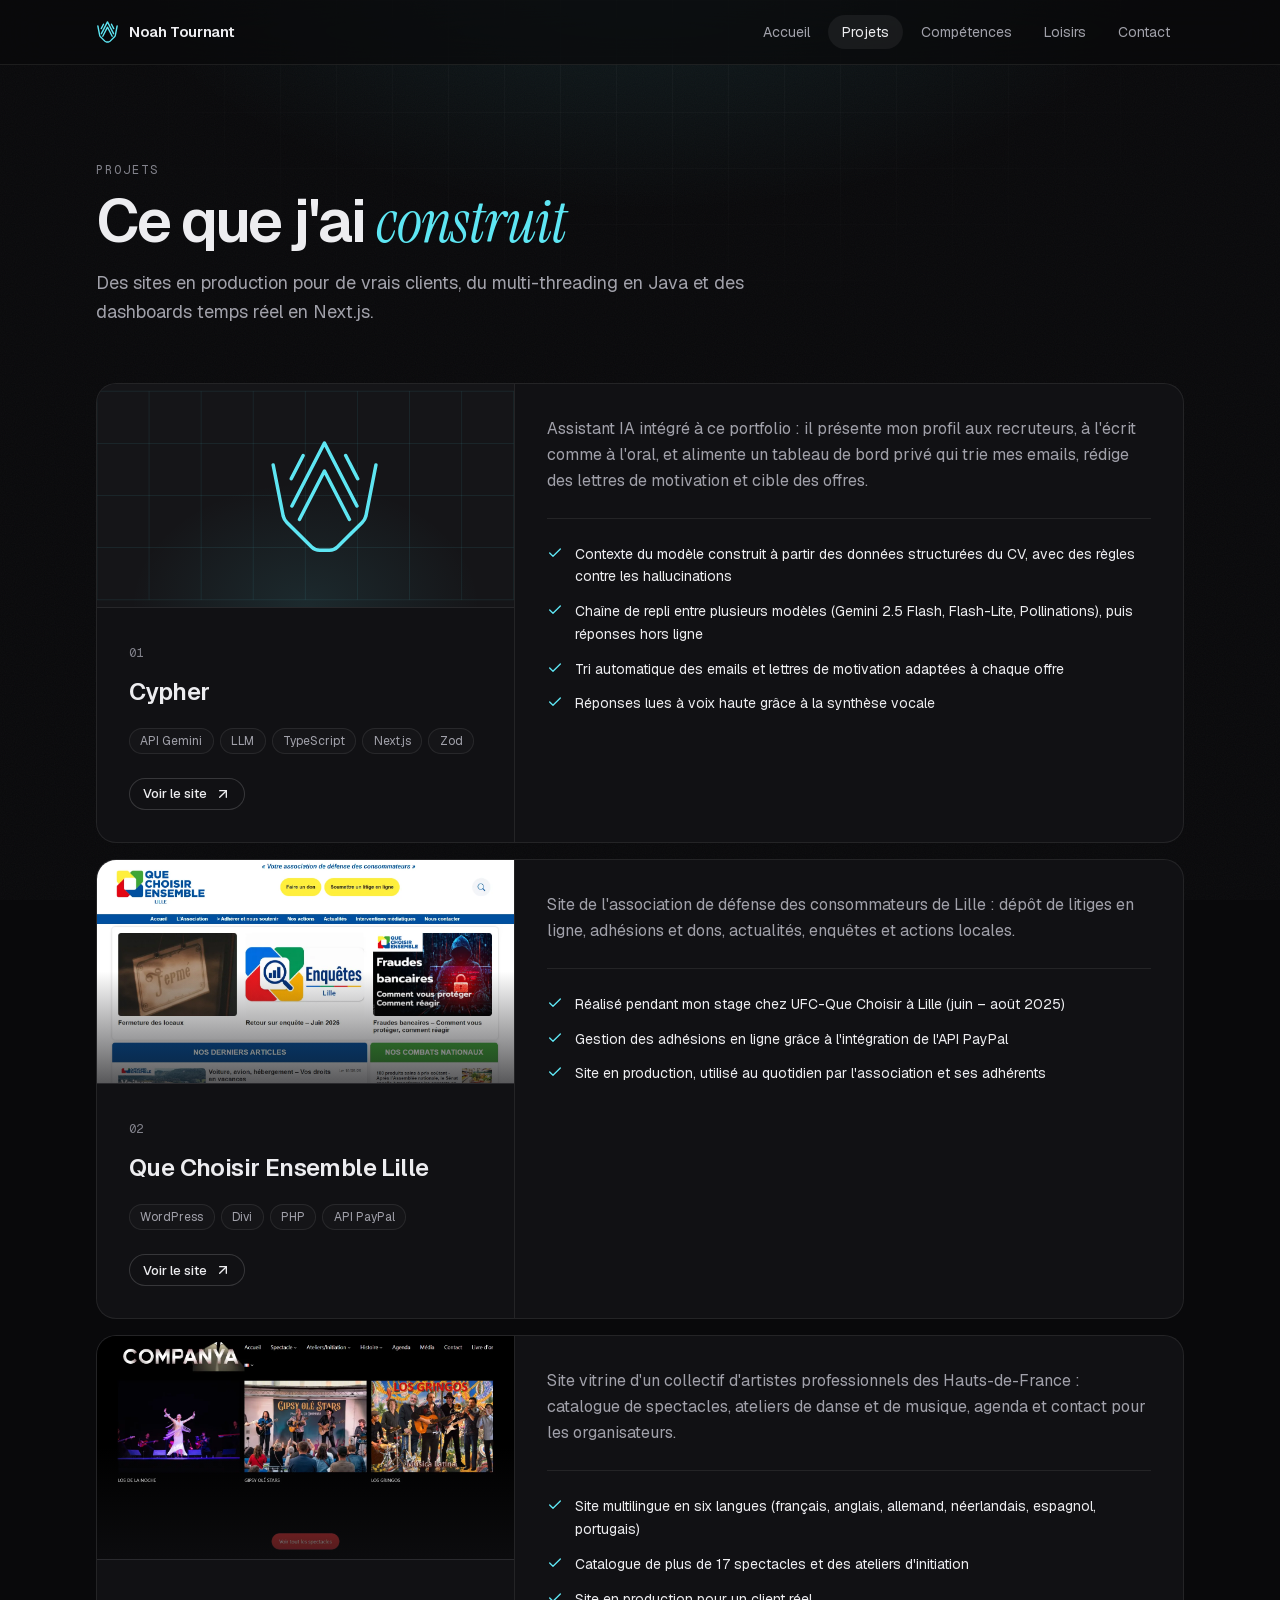
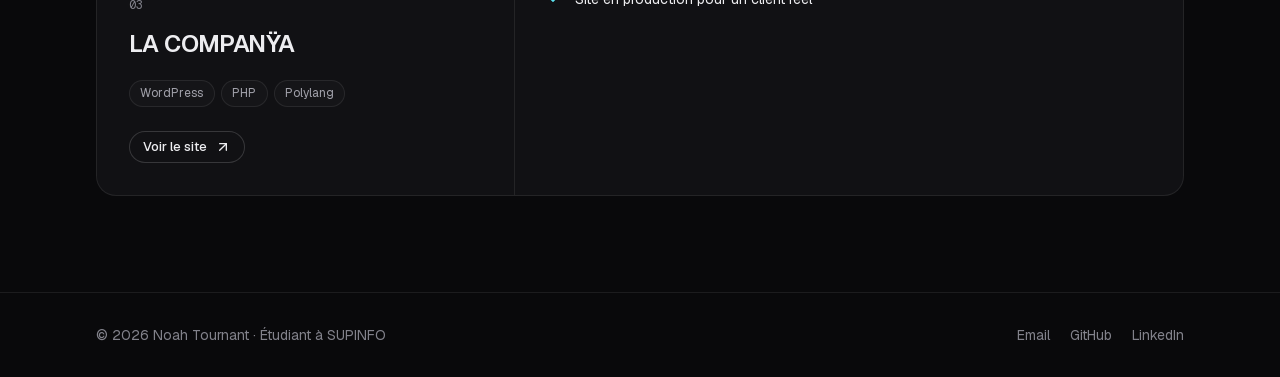
<file: projets/index.html>
<!DOCTYPE html><html lang="fr" class="geist_a71539c9-module__T19VSG__variable geist_mono_8d43a2aa-module__8Li5zG__variable instrument_serif_c1e8e483-module__u2UhdW__variable h-full"><head><meta charSet="utf-8"/><meta name="viewport" content="width=device-width, initial-scale=1"/><link rel="preload" href="/_next/static/media/797e433ab948586e-s.p.0r6juujl39pe6.woff2" as="font" crossorigin="" type="font/woff2"/><link rel="preload" href="/_next/static/media/7ebf22b5a21034f8-s.p.3j3877k49yy0l.woff2" as="font" crossorigin="" type="font/woff2"/><link rel="preload" href="/_next/static/media/caa3a2e1cccd8315-s.p.0wgildi0cnwt9.woff2" as="font" crossorigin="" type="font/woff2"/><link rel="stylesheet" href="/_next/static/chunks/2v0dmkqv36zgg.css" data-precedence="next"/><link rel="preload" as="script" fetchPriority="low" href="/_next/static/chunks/312tpv2lodmqc.js"/><script src="/_next/static/chunks/27jktro2p5rq9.js" async=""></script><script src="/_next/static/chunks/0mr0fnckbkr54.js" async=""></script><script src="/_next/static/chunks/3peubv2924kx4.js" async=""></script><script src="/_next/static/chunks/turbopack-26xe8c7xlqmez.js" async=""></script><script src="/_next/static/chunks/05-c3ty_6dwfk.js" async=""></script><script src="/_next/static/chunks/14mrh2-p_w84d.js" async=""></script><script src="/_next/static/chunks/0w40qknlj7-te.js" async=""></script><script src="/_next/static/chunks/0btoa0s93th1j.js" async=""></script><script src="/_next/static/chunks/2e_qjp8wda55c.js" async=""></script><script src="/_next/static/chunks/1rxuluuku-r3f.js" async=""></script><meta name="next-size-adjust" content=""/><meta name="theme-color" content="#09090b"/><meta name="color-scheme" content="dark"/><title>Projets | Noah Tournant · Portfolio</title><meta name="description" content="Projets de Noah Tournant : Cypher, Que Choisir Ensemble Lille, LA COMPANŸA."/><link rel="author" href="https://www.linkedin.com/in/noah-tournant-9613a9313"/><meta name="author" content="Noah Tournant"/><meta property="og:title" content="Noah Tournant · Portfolio"/><meta property="og:description" content="Portfolio de Noah Tournant, étudiant ingénieur à SUPINFO en data et intelligence artificielle : Python, SQL, Pandas, Power BI et LLM. Discutez avec Cypher, son assistant IA."/><meta property="og:site_name" content="Noah Tournant · Portfolio"/><meta property="og:locale" content="fr_FR"/><meta property="og:image" content="https://noahtournant.github.io/opengraph-image?cbe055ad6efff04a"/><meta property="og:image:type" content="image/png"/><meta property="og:image:width" content="1200"/><meta property="og:image:height" content="630"/><meta property="og:image:alt" content="Noah Tournant · Data &amp; Intelligence Artificielle"/><meta property="og:type" content="website"/><meta name="twitter:card" content="summary_large_image"/><meta name="twitter:title" content="Noah Tournant · Portfolio"/><meta name="twitter:description" content="Portfolio de Noah Tournant, étudiant ingénieur à SUPINFO en data et intelligence artificielle : Python, SQL, Pandas, Power BI et LLM. Discutez avec Cypher, son assistant IA."/><meta name="twitter:image" content="https://noahtournant.github.io/opengraph-image?cbe055ad6efff04a"/><meta name="twitter:image:alt" content="Noah Tournant · Data &amp; Intelligence Artificielle"/><meta name="twitter:image:type" content="image/png"/><meta name="twitter:image:width" content="1200"/><meta name="twitter:image:height" content="630"/><link rel="icon" href="/icon.svg?icon.24utgqltr07-d.svg" sizes="any" type="image/svg+xml"/><script src="/_next/static/chunks/0cz1d0mv5g_q7.js" noModule=""></script></head><body class="min-h-full bg-bg text-fg"><div hidden=""><!--$--><!--/$--></div><div class="relative flex min-h-screen flex-col"><div class="page-backdrop" aria-hidden="true"></div><a href="#contenu" class="sr-only focus:not-sr-only focus:fixed focus:left-4 focus:top-4 focus:z-50 btn btn-primary">Aller au contenu</a><header class="sticky top-0 z-40 border-b border-line bg-bg/70 backdrop-blur-xl"><div class="container-page flex h-16 items-center justify-between gap-4"><a class="flex items-center gap-2.5 shrink-0" aria-label="Noah Tournant, accueil" href="/"><svg viewBox="0 0 487 512" width="23" height="24" fill="none" stroke="#5ee6f3" stroke-width="29.866666666666664" stroke-linecap="round" stroke-linejoin="round" aria-hidden="true" class="shrink-0 select-none "><path d="M38 128 L78 332 Q82 347 93 358 L192 456 Q205 469 224 469 L263 469 Q282 469 295 456 L394 358 Q405 347 409 332 L449 128"></path><path d="M113 292 L243 40 L373 292"></path><path d="M143 346 L243 152 L343 346"></path><path d="M110 183 L158 90"></path><path d="M328 90 L376 183"></path></svg><span class="text-[15px] font-semibold tracking-tight">Noah Tournant</span></a><nav aria-label="Navigation principale" class="hidden md:block"><ul class="flex items-center gap-1"><li><a class="relative rounded-full px-3.5 py-2 text-sm transition-colors text-muted hover:text-fg" href="/">Accueil</a></li><li><a aria-current="page" class="relative rounded-full px-3.5 py-2 text-sm transition-colors text-fg bg-white/[0.06]" href="/projets/">Projets</a></li><li><a class="relative rounded-full px-3.5 py-2 text-sm transition-colors text-muted hover:text-fg" href="/competences/">Compétences</a></li><li><a class="relative rounded-full px-3.5 py-2 text-sm transition-colors text-muted hover:text-fg" href="/loisirs/">Loisirs</a></li><li><a class="relative rounded-full px-3.5 py-2 text-sm transition-colors text-muted hover:text-fg" href="/contact/">Contact</a></li></ul></nav></div><nav aria-label="Navigation principale" class="md:hidden border-t border-line"><ul class="container-page flex gap-1 overflow-x-auto py-2 [scrollbar-width:none] [mask-image:linear-gradient(to_right,black_85%,transparent)]"><li class="shrink-0 last:pr-8"><a class="block rounded-full px-3 py-1.5 text-sm transition-colors text-muted" href="/">Accueil</a></li><li class="shrink-0 last:pr-8"><a aria-current="page" class="block rounded-full px-3 py-1.5 text-sm transition-colors text-fg bg-white/[0.07]" href="/projets/">Projets</a></li><li class="shrink-0 last:pr-8"><a class="block rounded-full px-3 py-1.5 text-sm transition-colors text-muted" href="/competences/">Compétences</a></li><li class="shrink-0 last:pr-8"><a class="block rounded-full px-3 py-1.5 text-sm transition-colors text-muted" href="/loisirs/">Loisirs</a></li><li class="shrink-0 last:pr-8"><a class="block rounded-full px-3 py-1.5 text-sm transition-colors text-muted" href="/contact/">Contact</a></li></ul></nav></header><main id="contenu" class="flex-1"><div class="container-page py-16 sm:py-24"><header class="max-w-2xl"><p class="reveal eyebrow">Projets</p><h1 class="reveal mt-3 text-5xl font-semibold tracking-[-0.04em] sm:text-6xl" style="--i:1">Ce que j&#x27;ai <span class="font-accent text-accent">construit</span></h1><p class="reveal mt-4 text-base leading-relaxed text-muted sm:text-lg" style="--i:2">Des sites en production pour de vrais clients, du multi-threading en Java et des dashboards temps réel en Next.js.</p></header><ol class="mt-14 space-y-4"><li id="cypher" class="reveal-on-scroll scroll-mt-24" style="--i:3"><article class="card spotlight group grid overflow-hidden md:grid-cols-[minmax(0,1fr)_minmax(0,1.6fr)]"><div class="flex flex-col border-b border-line md:border-b-0 md:border-r"><div class="relative overflow-hidden border-b border-line bg-surface-2/60 text-accent h-48 md:h-56"><div class="pointer-events-none absolute inset-0 bg-[radial-gradient(60%_80%_at_50%_100%,color-mix(in_srgb,var(--accent)_10%,transparent),transparent_70%)]" aria-hidden="true"></div><svg viewBox="0 0 400 200" class="relative h-full w-full" aria-hidden="true" preserveAspectRatio="xMidYMid meet"><g stroke="currentColor" stroke-opacity="0.08" stroke-width="1"><line x1="0" y1="0" x2="0" y2="200"></line><line x1="50" y1="0" x2="50" y2="200"></line><line x1="100" y1="0" x2="100" y2="200"></line><line x1="150" y1="0" x2="150" y2="200"></line><line x1="200" y1="0" x2="200" y2="200"></line><line x1="250" y1="0" x2="250" y2="200"></line><line x1="300" y1="0" x2="300" y2="200"></line><line x1="350" y1="0" x2="350" y2="200"></line><line x1="400" y1="0" x2="400" y2="200"></line><line x1="0" y1="0" x2="400" y2="0"></line><line x1="0" y1="50" x2="400" y2="50"></line><line x1="0" y1="100" x2="400" y2="100"></line><line x1="0" y1="150" x2="400" y2="150"></line><line x1="0" y1="200" x2="400" y2="200"></line></g><g transform="translate(160 40) scale(0.24)" fill="none" stroke="currentColor" stroke-linecap="round" stroke-linejoin="round" stroke-width="14"><path d="M38 128 L78 332 Q82 347 93 358 L192 456 Q205 469 224 469 L263 469 Q282 469 295 456 L394 358 Q405 347 409 332 L449 128"></path><path d="M113 292 L243 40 L373 292"></path><path d="M143 346 L243 152 L343 346"></path><path d="M110 183 L158 90"></path><path d="M328 90 L376 183"></path></g></svg></div><div class="p-6 sm:p-8"><span class="font-mono text-xs text-subtle">0<!-- -->1</span><h2 class="mt-3 text-2xl font-semibold tracking-tight">Cypher</h2><ul class="mt-5 flex flex-wrap gap-1.5" aria-label="Technologies"><li class="chip">API Gemini</li><li class="chip">LLM</li><li class="chip">TypeScript</li><li class="chip">Next.js</li><li class="chip">Zod</li></ul><div class="mt-6 flex flex-wrap gap-2"><a href="/cypher" target="_blank" rel="noreferrer" class="btn btn-secondary btn-sm">Voir le site<svg xmlns="http://www.w3.org/2000/svg" width="24" height="24" viewBox="0 0 24 24" fill="none" stroke="currentColor" stroke-width="2" stroke-linecap="round" stroke-linejoin="round" class="lucide lucide-arrow-up-right h-4 w-4" aria-hidden="true"><path d="M7 7h10v10"></path><path d="M7 17 17 7"></path></svg></a></div></div></div><div class="p-6 sm:p-8"><p class="leading-relaxed text-muted">Assistant IA intégré à ce portfolio : il présente mon profil aux recruteurs, à l&#x27;écrit comme à l&#x27;oral, et alimente un tableau de bord privé qui trie mes emails, rédige des lettres de motivation et cible des offres.</p><ul class="mt-6 space-y-3 border-t border-line pt-6"><li class="flex gap-3 text-sm leading-relaxed"><svg xmlns="http://www.w3.org/2000/svg" width="24" height="24" viewBox="0 0 24 24" fill="none" stroke="currentColor" stroke-width="2" stroke-linecap="round" stroke-linejoin="round" class="lucide lucide-check mt-0.5 h-4 w-4 shrink-0 text-accent" aria-hidden="true"><path d="M20 6 9 17l-5-5"></path></svg><span>Contexte du modèle construit à partir des données structurées du CV, avec des règles contre les hallucinations</span></li><li class="flex gap-3 text-sm leading-relaxed"><svg xmlns="http://www.w3.org/2000/svg" width="24" height="24" viewBox="0 0 24 24" fill="none" stroke="currentColor" stroke-width="2" stroke-linecap="round" stroke-linejoin="round" class="lucide lucide-check mt-0.5 h-4 w-4 shrink-0 text-accent" aria-hidden="true"><path d="M20 6 9 17l-5-5"></path></svg><span>Chaîne de repli entre plusieurs modèles (Gemini 2.5 Flash, Flash-Lite, Pollinations), puis réponses hors ligne</span></li><li class="flex gap-3 text-sm leading-relaxed"><svg xmlns="http://www.w3.org/2000/svg" width="24" height="24" viewBox="0 0 24 24" fill="none" stroke="currentColor" stroke-width="2" stroke-linecap="round" stroke-linejoin="round" class="lucide lucide-check mt-0.5 h-4 w-4 shrink-0 text-accent" aria-hidden="true"><path d="M20 6 9 17l-5-5"></path></svg><span>Tri automatique des emails et lettres de motivation adaptées à chaque offre</span></li><li class="flex gap-3 text-sm leading-relaxed"><svg xmlns="http://www.w3.org/2000/svg" width="24" height="24" viewBox="0 0 24 24" fill="none" stroke="currentColor" stroke-width="2" stroke-linecap="round" stroke-linejoin="round" class="lucide lucide-check mt-0.5 h-4 w-4 shrink-0 text-accent" aria-hidden="true"><path d="M20 6 9 17l-5-5"></path></svg><span>Réponses lues à voix haute grâce à la synthèse vocale</span></li></ul></div></article></li><li id="que-choisir-ensemble-lille" class="reveal-on-scroll scroll-mt-24" style="--i:4"><article class="card spotlight group grid overflow-hidden md:grid-cols-[minmax(0,1fr)_minmax(0,1.6fr)]"><div class="flex flex-col border-b border-line md:border-b-0 md:border-r"><div class="relative overflow-hidden border-b border-line bg-surface-2 h-48 md:h-56"><img alt="Aperçu du site Que Choisir Ensemble Lille" loading="lazy" decoding="async" data-nimg="fill" class="object-cover object-top transition-transform duration-700 ease-out group-hover:scale-[1.04]" style="position:absolute;height:100%;width:100%;left:0;top:0;right:0;bottom:0;color:transparent" src="/projects/que-choisir-lille.webp"/><div class="pointer-events-none absolute inset-0 bg-gradient-to-t from-surface/70 via-transparent to-transparent" aria-hidden="true"></div></div><div class="p-6 sm:p-8"><span class="font-mono text-xs text-subtle">0<!-- -->2</span><h2 class="mt-3 text-2xl font-semibold tracking-tight">Que Choisir Ensemble Lille</h2><ul class="mt-5 flex flex-wrap gap-1.5" aria-label="Technologies"><li class="chip">WordPress</li><li class="chip">Divi</li><li class="chip">PHP</li><li class="chip">API PayPal</li></ul><div class="mt-6 flex flex-wrap gap-2"><a href="https://lille.quechoisirensemble.fr/" target="_blank" rel="noreferrer" class="btn btn-secondary btn-sm">Voir le site<svg xmlns="http://www.w3.org/2000/svg" width="24" height="24" viewBox="0 0 24 24" fill="none" stroke="currentColor" stroke-width="2" stroke-linecap="round" stroke-linejoin="round" class="lucide lucide-arrow-up-right h-4 w-4" aria-hidden="true"><path d="M7 7h10v10"></path><path d="M7 17 17 7"></path></svg></a></div></div></div><div class="p-6 sm:p-8"><p class="leading-relaxed text-muted">Site de l&#x27;association de défense des consommateurs de Lille : dépôt de litiges en ligne, adhésions et dons, actualités, enquêtes et actions locales.</p><ul class="mt-6 space-y-3 border-t border-line pt-6"><li class="flex gap-3 text-sm leading-relaxed"><svg xmlns="http://www.w3.org/2000/svg" width="24" height="24" viewBox="0 0 24 24" fill="none" stroke="currentColor" stroke-width="2" stroke-linecap="round" stroke-linejoin="round" class="lucide lucide-check mt-0.5 h-4 w-4 shrink-0 text-accent" aria-hidden="true"><path d="M20 6 9 17l-5-5"></path></svg><span>Réalisé pendant mon stage chez UFC-Que Choisir à Lille (juin – août 2025)</span></li><li class="flex gap-3 text-sm leading-relaxed"><svg xmlns="http://www.w3.org/2000/svg" width="24" height="24" viewBox="0 0 24 24" fill="none" stroke="currentColor" stroke-width="2" stroke-linecap="round" stroke-linejoin="round" class="lucide lucide-check mt-0.5 h-4 w-4 shrink-0 text-accent" aria-hidden="true"><path d="M20 6 9 17l-5-5"></path></svg><span>Gestion des adhésions en ligne grâce à l&#x27;intégration de l&#x27;API PayPal</span></li><li class="flex gap-3 text-sm leading-relaxed"><svg xmlns="http://www.w3.org/2000/svg" width="24" height="24" viewBox="0 0 24 24" fill="none" stroke="currentColor" stroke-width="2" stroke-linecap="round" stroke-linejoin="round" class="lucide lucide-check mt-0.5 h-4 w-4 shrink-0 text-accent" aria-hidden="true"><path d="M20 6 9 17l-5-5"></path></svg><span>Site en production, utilisé au quotidien par l&#x27;association et ses adhérents</span></li></ul></div></article></li><li id="la-companya" class="reveal-on-scroll scroll-mt-24" style="--i:5"><article class="card spotlight group grid overflow-hidden md:grid-cols-[minmax(0,1fr)_minmax(0,1.6fr)]"><div class="flex flex-col border-b border-line md:border-b-0 md:border-r"><div class="relative overflow-hidden border-b border-line bg-surface-2 h-48 md:h-56"><img alt="Aperçu du site LA COMPANŸA" loading="lazy" decoding="async" data-nimg="fill" class="object-cover object-top transition-transform duration-700 ease-out group-hover:scale-[1.04]" style="position:absolute;height:100%;width:100%;left:0;top:0;right:0;bottom:0;color:transparent" src="/projects/companya.webp"/><div class="pointer-events-none absolute inset-0 bg-gradient-to-t from-surface/70 via-transparent to-transparent" aria-hidden="true"></div></div><div class="p-6 sm:p-8"><span class="font-mono text-xs text-subtle">0<!-- -->3</span><h2 class="mt-3 text-2xl font-semibold tracking-tight">LA COMPANŸA</h2><ul class="mt-5 flex flex-wrap gap-1.5" aria-label="Technologies"><li class="chip">WordPress</li><li class="chip">PHP</li><li class="chip">Polylang</li></ul><div class="mt-6 flex flex-wrap gap-2"><a href="https://companya.fr/" target="_blank" rel="noreferrer" class="btn btn-secondary btn-sm">Voir le site<svg xmlns="http://www.w3.org/2000/svg" width="24" height="24" viewBox="0 0 24 24" fill="none" stroke="currentColor" stroke-width="2" stroke-linecap="round" stroke-linejoin="round" class="lucide lucide-arrow-up-right h-4 w-4" aria-hidden="true"><path d="M7 7h10v10"></path><path d="M7 17 17 7"></path></svg></a></div></div></div><div class="p-6 sm:p-8"><p class="leading-relaxed text-muted">Site vitrine d&#x27;un collectif d&#x27;artistes professionnels des Hauts-de-France : catalogue de spectacles, ateliers de danse et de musique, agenda et contact pour les organisateurs.</p><ul class="mt-6 space-y-3 border-t border-line pt-6"><li class="flex gap-3 text-sm leading-relaxed"><svg xmlns="http://www.w3.org/2000/svg" width="24" height="24" viewBox="0 0 24 24" fill="none" stroke="currentColor" stroke-width="2" stroke-linecap="round" stroke-linejoin="round" class="lucide lucide-check mt-0.5 h-4 w-4 shrink-0 text-accent" aria-hidden="true"><path d="M20 6 9 17l-5-5"></path></svg><span>Site multilingue en six langues (français, anglais, allemand, néerlandais, espagnol, portugais)</span></li><li class="flex gap-3 text-sm leading-relaxed"><svg xmlns="http://www.w3.org/2000/svg" width="24" height="24" viewBox="0 0 24 24" fill="none" stroke="currentColor" stroke-width="2" stroke-linecap="round" stroke-linejoin="round" class="lucide lucide-check mt-0.5 h-4 w-4 shrink-0 text-accent" aria-hidden="true"><path d="M20 6 9 17l-5-5"></path></svg><span>Catalogue de plus de 17 spectacles et des ateliers d&#x27;initiation</span></li><li class="flex gap-3 text-sm leading-relaxed"><svg xmlns="http://www.w3.org/2000/svg" width="24" height="24" viewBox="0 0 24 24" fill="none" stroke="currentColor" stroke-width="2" stroke-linecap="round" stroke-linejoin="round" class="lucide lucide-check mt-0.5 h-4 w-4 shrink-0 text-accent" aria-hidden="true"><path d="M20 6 9 17l-5-5"></path></svg><span>Site en production pour un client réel</span></li></ul></div></article></li></ol></div><!--$--><!--/$--></main><footer class="border-t border-line"><div class="container-page flex flex-col gap-3 py-8 text-sm text-subtle sm:flex-row sm:items-center sm:justify-between"><p>© <!-- -->2026<!-- --> <!-- -->Noah Tournant<!-- --> · Étudiant à SUPINFO</p><ul class="flex gap-5"><li><a href="mailto:noah.tournant@gmail.com" class="link-underline hover:text-fg transition-colors">Email</a></li><li><a href="https://github.com/noah-tournant" target="_blank" rel="noreferrer" class="link-underline hover:text-fg transition-colors">GitHub</a></li><li><a href="https://www.linkedin.com/in/noah-tournant-9613a9313" target="_blank" rel="noreferrer" class="link-underline hover:text-fg transition-colors">LinkedIn</a></li></ul></div></footer></div><script src="/_next/static/chunks/312tpv2lodmqc.js" id="_R_" async=""></script><script>(self.__next_f=self.__next_f||[]).push([0])</script><script>self.__next_f.push([1,"1:\"$Sreact.fragment\"\n2:I[39756,[\"/_next/static/chunks/05-c3ty_6dwfk.js\",\"/_next/static/chunks/14mrh2-p_w84d.js\"],\"default\"]\n3:I[37457,[\"/_next/static/chunks/05-c3ty_6dwfk.js\",\"/_next/static/chunks/14mrh2-p_w84d.js\"],\"default\"]\n4:I[22016,[\"/_next/static/chunks/0w40qknlj7-te.js\",\"/_next/static/chunks/0btoa0s93th1j.js\"],\"\"]\n5:I[5014,[\"/_next/static/chunks/0w40qknlj7-te.js\",\"/_next/static/chunks/2e_qjp8wda55c.js\",\"/_next/static/chunks/1rxuluuku-r3f.js\"],\"default\"]\n6:I[91857,[\"/_next/static/chunks/0w40qknlj7-te.js\"],\"default\"]\n7:I[20531,[\"/_next/static/chunks/0w40qknlj7-te.js\",\"/_next/static/chunks/2e_qjp8wda55c.js\"],\"default\"]\n15:I[68027,[\"/_next/static/chunks/0w40qknlj7-te.js\"],\"default\",1]\n:HL[\"/_next/static/chunks/2v0dmkqv36zgg.css\",\"style\"]\n:HL[\"/_next/static/media/797e433ab948586e-s.p.0r6juujl39pe6.woff2\",\"font\",{\"crossOrigin\":\"\",\"type\":\"font/woff2\"}]\n:HL[\"/_next/static/media/7ebf22b5a21034f8-s.p.3j3877k49yy0l.woff2\",\"font\",{\"crossOrigin\":\"\",\"type\":\"font/woff2\"}]\n:HL[\"/_next/static/media/caa3a2e1cccd8315-s.p.0wgildi0cnwt9.woff2\",\"font\",{\"crossOrigin\":\"\",\"type\":\"font/woff2\"}]\n"])</script><script>self.__next_f.push([1,"0:{\"P\":null,\"c\":[\"\",\"projets\",\"\"],\"q\":\"\",\"i\":false,\"f\":[[[\"\",{\"children\":[\"(site)\",{\"children\":[\"projets\",{\"children\":[\"__PAGE__\",{}]}]}]},\"$undefined\",\"$undefined\",16],[[\"$\",\"$1\",\"c\",{\"children\":[[[\"$\",\"link\",\"0\",{\"rel\":\"stylesheet\",\"href\":\"/_next/static/chunks/2v0dmkqv36zgg.css\",\"precedence\":\"next\",\"crossOrigin\":\"$undefined\",\"nonce\":\"$undefined\"}],[\"$\",\"script\",\"script-0\",{\"src\":\"/_next/static/chunks/0w40qknlj7-te.js\",\"async\":true,\"nonce\":\"$undefined\"}]],[\"$\",\"html\",null,{\"lang\":\"fr\",\"className\":\"geist_a71539c9-module__T19VSG__variable geist_mono_8d43a2aa-module__8Li5zG__variable instrument_serif_c1e8e483-module__u2UhdW__variable h-full\",\"children\":[\"$\",\"body\",null,{\"className\":\"min-h-full bg-bg text-fg\",\"children\":[[\"$\",\"$L2\",null,{\"parallelRouterKey\":\"children\",\"error\":\"$undefined\",\"errorStyles\":\"$undefined\",\"errorScripts\":\"$undefined\",\"template\":[\"$\",\"$L3\",null,{}],\"templateStyles\":\"$undefined\",\"templateScripts\":\"$undefined\",\"notFound\":[[\"$\",\"div\",null,{\"className\":\"relative flex min-h-screen flex-col items-center justify-center px-5 text-center\",\"children\":[[\"$\",\"div\",null,{\"className\":\"page-backdrop\",\"aria-hidden\":\"true\"}],[\"$\",\"div\",null,{\"className\":\"reveal flex flex-col items-center\",\"children\":[[\"$\",\"svg\",null,{\"viewBox\":\"0 0 487 512\",\"width\":46,\"height\":48,\"fill\":\"none\",\"stroke\":\"#5ee6f3\",\"strokeWidth\":14.933333333333332,\"strokeLinecap\":\"round\",\"strokeLinejoin\":\"round\",\"aria-hidden\":\"true\",\"className\":\"shrink-0 select-none \",\"children\":[[\"$\",\"path\",\"M38 128 L78 332 Q82 347 93 358 L192 456 Q205 469 224 469 L263 469 Q282 469 295 456 L394 358 Q405 347 409 332 L449 128\",{\"d\":\"M38 128 L78 332 Q82 347 93 358 L192 456 Q205 469 224 469 L263 469 Q282 469 295 456 L394 358 Q405 347 409 332 L449 128\"}],[\"$\",\"path\",\"M113 292 L243 40 L373 292\",{\"d\":\"M113 292 L243 40 L373 292\"}],[\"$\",\"path\",\"M143 346 L243 152 L343 346\",{\"d\":\"M143 346 L243 152 L343 346\"}],[\"$\",\"path\",\"M110 183 L158 90\",{\"d\":\"M110 183 L158 90\"}],[\"$\",\"path\",\"M328 90 L376 183\",{\"d\":\"M328 90 L376 183\"}]]}],[\"$\",\"p\",null,{\"className\":\"eyebrow mt-8\",\"children\":\"Erreur 404\"}],[\"$\",\"h1\",null,{\"className\":\"mt-3 text-4xl font-semibold tracking-tight sm:text-5xl\",\"children\":\"Page introuvable\"}],[\"$\",\"p\",null,{\"className\":\"mt-4 max-w-sm text-muted\",\"children\":\"Cette page n'existe pas ou a été déplacée. Cypher peut peut-être vous aider à trouver ce que vous cherchez.\"}],[\"$\",\"div\",null,{\"className\":\"mt-8 flex flex-wrap justify-center gap-3\",\"children\":[[\"$\",\"$L4\",null,{\"href\":\"/\",\"className\":\"btn btn-primary\",\"children\":[[\"$\",\"$L5\",null,{\"ref\":\"$undefined\",\"iconNode\":[[\"path\",{\"d\":\"m12 19-7-7 7-7\",\"key\":\"1l729n\"}],[\"path\",{\"d\":\"M19 12H5\",\"key\":\"x3x0zl\"}]],\"className\":\"lucide-arrow-left h-4 w-4\",\"aria-hidden\":\"true\"}],\"Retour à l'accueil\"]}],[\"$\",\"$L4\",null,{\"href\":\"/cypher\",\"className\":\"btn btn-secondary\",\"children\":[[\"$\",\"$L5\",null,{\"ref\":\"$undefined\",\"iconNode\":[[\"path\",{\"d\":\"M2.992 16.342a2 2 0 0 1 .094 1.167l-1.065 3.29a1 1 0 0 0 1.236 1.168l3.413-.998a2 2 0 0 1 1.099.092 10 10 0 1 0-4.777-4.719\",\"key\":\"1sd12s\"}]],\"className\":\"lucide-message-circle h-4 w-4\",\"aria-hidden\":\"true\"}],\"Demander à Cypher\"]}]]}]]}]]}],[]],\"forbidden\":\"$undefined\",\"unauthorized\":\"$undefined\"}],[\"$\",\"$L6\",null,{}]]}]}]]}],{\"children\":[[\"$\",\"$1\",\"c\",{\"children\":[[[\"$\",\"script\",\"script-0\",{\"src\":\"/_next/static/chunks/2e_qjp8wda55c.js\",\"async\":true,\"nonce\":\"$undefined\"}]],[\"$\",\"div\",null,{\"className\":\"relative flex min-h-screen flex-col\",\"children\":[[\"$\",\"div\",null,{\"className\":\"page-backdrop\",\"aria-hidden\":\"true\"}],[\"$\",\"a\",null,{\"href\":\"#contenu\",\"className\":\"sr-only focus:not-sr-only focus:fixed focus:left-4 focus:top-4 focus:z-50 btn btn-primary\",\"children\":\"Aller au contenu\"}],[\"$\",\"$L7\",null,{}],[\"$\",\"main\",null,{\"id\":\"contenu\",\"className\":\"flex-1\",\"children\":[\"$\",\"$L2\",null,{\"parallelRouterKey\":\"children\",\"error\":\"$undefined\",\"errorStyles\":\"$undefined\",\"errorScripts\":\"$undefined\",\"template\":[\"$\",\"$L3\",null,{}],\"templateStyles\":\"$undefined\",\"templateScripts\":\"$undefined\",\"notFound\":[[\"$\",\"div\",null,{\"className\":\"relative flex min-h-screen flex-col items-center justify-center px-5 text-center\",\"children\":[[\"$\",\"div\",null,{\"className\":\"page-backdrop\",\"aria-hidden\":\"true\"}],[\"$\",\"div\",null,{\"className\":\"reveal flex flex-col items-center\",\"children\":[[\"$\",\"svg\",null,{\"viewBox\":\"0 0 487 512\",\"width\":46,\"height\":48,\"fill\":\"none\",\"stroke\":\"#5ee6f3\",\"strokeWidth\":14.933333333333332,\"strokeLinecap\":\"round\",\"strokeLinejoin\":\"round\",\"aria-hidden\":\"true\",\"className\":\"shrink-0 select-none \",\"children\":[[\"$\",\"path\",\"M38 128 L78 332 Q82 347 93 358 L192 456 Q205 469 224 469 L263 469 Q282 469 295 456 L394 358 Q405 347 409 332 L449 128\",{\"d\":\"M38 128 L78 332 Q82 347 93 358 L192 456 Q205 469 224 469 L263 469 Q282 469 295 456 L394 358 Q405 347 409 332 L449 128\"}],\"$L8\",\"$L9\",\"$La\",\"$Lb\"]}],\"$Lc\",\"$Ld\",\"$Le\",\"$Lf\"]}]]}],[]],\"forbidden\":\"$undefined\",\"unauthorized\":\"$undefined\"}]}],\"$L10\"]}]]}],{\"children\":[\"$L11\",{\"children\":[\"$L12\",{},null,false,null]},null,false,\"$@13\"]},null,false,null]},null,false,null],\"$L14\",false]],\"m\":\"$undefined\",\"G\":[\"$15\",[\"$L16\"]],\"S\":true,\"h\":null,\"s\":\"$undefined\",\"l\":\"$undefined\",\"p\":\"$undefined\",\"d\":\"$undefined\",\"b\":\"rHdqFboS4SouID4VvtES0\"}\n"])</script><script>self.__next_f.push([1,"20:I[97367,[\"/_next/static/chunks/05-c3ty_6dwfk.js\",\"/_next/static/chunks/14mrh2-p_w84d.js\"],\"ViewportBoundary\"]\n22:I[97367,[\"/_next/static/chunks/05-c3ty_6dwfk.js\",\"/_next/static/chunks/14mrh2-p_w84d.js\"],\"MetadataBoundary\"]\n23:\"$Sreact.suspense\"\n8:[\"$\",\"path\",\"M113 292 L243 40 L373 292\",{\"d\":\"M113 292 L243 40 L373 292\"}]\n9:[\"$\",\"path\",\"M143 346 L243 152 L343 346\",{\"d\":\"M143 346 L243 152 L343 346\"}]\na:[\"$\",\"path\",\"M110 183 L158 90\",{\"d\":\"M110 183 L158 90\"}]\nb:[\"$\",\"path\",\"M328 90 L376 183\",{\"d\":\"M328 90 L376 183\"}]\nc:[\"$\",\"p\",null,{\"className\":\"eyebrow mt-8\",\"children\":\"Erreur 404\"}]\nd:[\"$\",\"h1\",null,{\"className\":\"mt-3 text-4xl font-semibold tracking-tight sm:text-5xl\",\"children\":\"Page introuvable\"}]\ne:[\"$\",\"p\",null,{\"className\":\"mt-4 max-w-sm text-muted\",\"children\":\"Cette page n'existe pas ou a été déplacée. Cypher peut peut-être vous aider à trouver ce que vous cherchez.\"}]\nf:[\"$\",\"div\",null,{\"className\":\"mt-8 flex flex-wrap justify-center gap-3\",\"children\":[[\"$\",\"$L4\",null,{\"href\":\"/\",\"className\":\"btn btn-primary\",\"children\":[[\"$\",\"$L5\",null,{\"ref\":\"$undefined\",\"iconNode\":\"$0:f:0:1:0:props:children:1:props:children:props:children:0:props:notFound:0:props:children:1:props:children:4:props:children:0:props:children:0:props:iconNode\",\"className\":\"lucide-arrow-left h-4 w-4\",\"aria-hidden\":\"true\"}],\"Retour à l'accueil\"]}],[\"$\",\"$L4\",null,{\"href\":\"/cypher\",\"className\":\"btn btn-secondary\",\"children\":[[\"$\",\"$L5\",null,{\"ref\":\"$undefined\",\"iconNode\":\"$0:f:0:1:0:props:children:1:props:children:props:children:0:props:notFound:0:props:children:1:props:children:4:props:children:1:props:children:0:props:iconNode\",\"className\":\"lucide-message-circle h-4 w-4\",\"aria-hidden\":\"true\"}],\"Demander à Cypher\"]}]]}]\n10:[\"$\",\"footer\",null,{\"className\":\"border-t border-line\",\"children\":[\"$\",\"div\",null,{\"className\":\"container-page flex flex-col gap-3 py-8 text-sm text-subtle sm:flex-row sm:items-center sm:justify-between\",\"children\":[[\"$\",\"p\",null,{\"children\":[\"© \",2026,\" \",\"Noah Tournant\",\" · Étudiant à SUPINFO\"]}],[\"$\",\"ul\",null,{\"className\":\"flex gap-5\",\"children\":[[\"$\",\"li\",null,{\"children\":[\"$\",\"a\",null,{\"href\":\"mailto:noah.tournant@gmail.com\",\"className\":\"link-underline hover:text-fg transition-colors\",\"children\":\"Email\"}]}],[\"$\",\"li\",null,{\"children\":[\"$\",\"a\",null,{\"href\":\"https://github.com/noah-tournant\",\"target\":\"_blank\",\"rel\":\"noreferrer\",\"className\":\"link-underline hover:text-fg transition-colors\",\"children\":\"GitHub\"}]}],[\"$\",\"li\",null,{\"children\":[\"$\",\"a\",null,{\"href\":\"https://www.linkedin.com/in/noah-tournant-9613a9313\",\"target\":\"_blank\",\"rel\":\"noreferrer\",\"className\":\"link-underline hover:text-fg transition-colors\",\"children\":\"LinkedIn\"}]}]]}]]}]}]\n11:[\"$\",\"$1\",\"c\",{\"children\":[null,[\"$\",\"$L2\",null,{\"parallelRouterKey\":\"children\",\"error\":\"$undefined\",\"errorStyles\":\"$undefined\",\"errorScripts\":\"$undefined\",\"template\":[\"$\",\"$L3\",null,{}],\"templateStyles\":\"$undefined\",\"templateScripts\":\"$undefined\",\"notFound\":\"$undefined\",\"forbidden\":\"$undefined\",\"unauthorized\":\"$undefined\"}]]}]\n"])</script><script>self.__next_f.push([1,"12:[\"$\",\"$1\",\"c\",{\"children\":[[\"$\",\"div\",null,{\"className\":\"container-page py-16 sm:py-24\",\"children\":[[\"$\",\"header\",null,{\"className\":\"max-w-2xl\",\"children\":[[\"$\",\"p\",null,{\"className\":\"reveal eyebrow\",\"children\":\"Projets\"}],[\"$\",\"h1\",null,{\"className\":\"reveal mt-3 text-5xl font-semibold tracking-[-0.04em] sm:text-6xl\",\"style\":{\"--i\":1},\"children\":[\"Ce que j'ai \",[\"$\",\"span\",null,{\"className\":\"font-accent text-accent\",\"children\":\"construit\"}]]}],[\"$\",\"p\",null,{\"className\":\"reveal mt-4 text-base leading-relaxed text-muted sm:text-lg\",\"style\":{\"--i\":2},\"children\":\"Des sites en production pour de vrais clients, du multi-threading en Java et des dashboards temps réel en Next.js.\"}]]}],[\"$\",\"ol\",null,{\"className\":\"mt-14 space-y-4\",\"children\":[[\"$\",\"li\",\"Cypher\",{\"id\":\"cypher\",\"className\":\"reveal-on-scroll scroll-mt-24\",\"style\":{\"--i\":3},\"children\":[\"$\",\"article\",null,{\"className\":\"card spotlight group grid overflow-hidden md:grid-cols-[minmax(0,1fr)_minmax(0,1.6fr)]\",\"children\":[[\"$\",\"div\",null,{\"className\":\"flex flex-col border-b border-line md:border-b-0 md:border-r\",\"children\":[[\"$\",\"div\",null,{\"className\":\"relative overflow-hidden border-b border-line bg-surface-2/60 text-accent h-48 md:h-56\",\"children\":[[\"$\",\"div\",null,{\"className\":\"pointer-events-none absolute inset-0 bg-[radial-gradient(60%_80%_at_50%_100%,color-mix(in_srgb,var(--accent)_10%,transparent),transparent_70%)]\",\"aria-hidden\":\"true\"}],[\"$\",\"svg\",null,{\"viewBox\":\"0 0 400 200\",\"className\":\"relative h-full w-full\",\"aria-hidden\":\"true\",\"preserveAspectRatio\":\"xMidYMid meet\",\"children\":[[\"$\",\"g\",null,{\"stroke\":\"currentColor\",\"strokeOpacity\":0.08,\"strokeWidth\":1,\"children\":[[[\"$\",\"line\",\"v0\",{\"x1\":0,\"y1\":0,\"x2\":0,\"y2\":200}],[\"$\",\"line\",\"v1\",{\"x1\":50,\"y1\":0,\"x2\":50,\"y2\":200}],[\"$\",\"line\",\"v2\",{\"x1\":100,\"y1\":0,\"x2\":100,\"y2\":200}],[\"$\",\"line\",\"v3\",{\"x1\":150,\"y1\":0,\"x2\":150,\"y2\":200}],[\"$\",\"line\",\"v4\",{\"x1\":200,\"y1\":0,\"x2\":200,\"y2\":200}],[\"$\",\"line\",\"v5\",{\"x1\":250,\"y1\":0,\"x2\":250,\"y2\":200}],[\"$\",\"line\",\"v6\",{\"x1\":300,\"y1\":0,\"x2\":300,\"y2\":200}],[\"$\",\"line\",\"v7\",{\"x1\":350,\"y1\":0,\"x2\":350,\"y2\":200}],[\"$\",\"line\",\"v8\",{\"x1\":400,\"y1\":0,\"x2\":400,\"y2\":200}]],[[\"$\",\"line\",\"h0\",{\"x1\":0,\"y1\":0,\"x2\":400,\"y2\":0}],[\"$\",\"line\",\"h1\",{\"x1\":0,\"y1\":50,\"x2\":400,\"y2\":50}],[\"$\",\"line\",\"h2\",{\"x1\":0,\"y1\":100,\"x2\":400,\"y2\":100}],[\"$\",\"line\",\"h3\",{\"x1\":0,\"y1\":150,\"x2\":400,\"y2\":150}],[\"$\",\"line\",\"h4\",{\"x1\":0,\"y1\":200,\"x2\":400,\"y2\":200}]]]}],[\"$\",\"g\",null,{\"transform\":\"translate(160 40) scale(0.24)\",\"fill\":\"none\",\"stroke\":\"currentColor\",\"strokeLinecap\":\"round\",\"strokeLinejoin\":\"round\",\"strokeWidth\":14,\"children\":[[\"$\",\"path\",\"M38 128 L78 332 Q82 347 93 358 L192 456 Q205 469 224 469 L263 469 Q282 469 295 456 L394 358 Q405 347 409 332 L449 128\",{\"d\":\"M38 128 L78 332 Q82 347 93 358 L192 456 Q205 469 224 469 L263 469 Q282 469 295 456 L394 358 Q405 347 409 332 L449 128\"}],[\"$\",\"path\",\"M113 292 L243 40 L373 292\",{\"d\":\"M113 292 L243 40 L373 292\"}],[\"$\",\"path\",\"M143 346 L243 152 L343 346\",{\"d\":\"M143 346 L243 152 L343 346\"}],[\"$\",\"path\",\"M110 183 L158 90\",{\"d\":\"M110 183 L158 90\"}],[\"$\",\"path\",\"M328 90 L376 183\",{\"d\":\"M328 90 L376 183\"}]]}]]}]]}],[\"$\",\"div\",null,{\"className\":\"p-6 sm:p-8\",\"children\":[[\"$\",\"span\",null,{\"className\":\"font-mono text-xs text-subtle\",\"children\":[\"0\",1]}],[\"$\",\"h2\",null,{\"className\":\"mt-3 text-2xl font-semibold tracking-tight\",\"children\":\"Cypher\"}],[\"$\",\"ul\",null,{\"className\":\"mt-5 flex flex-wrap gap-1.5\",\"aria-label\":\"Technologies\",\"children\":[[\"$\",\"li\",\"API Gemini\",{\"className\":\"chip\",\"children\":\"API Gemini\"}],[\"$\",\"li\",\"LLM\",{\"className\":\"chip\",\"children\":\"LLM\"}],[\"$\",\"li\",\"TypeScript\",{\"className\":\"chip\",\"children\":\"TypeScript\"}],[\"$\",\"li\",\"Next.js\",{\"className\":\"chip\",\"children\":\"Next.js\"}],[\"$\",\"li\",\"Zod\",{\"className\":\"chip\",\"children\":\"Zod\"}]]}],[\"$\",\"div\",null,{\"className\":\"mt-6 flex flex-wrap gap-2\",\"children\":[\"\",[\"$\",\"a\",null,{\"href\":\"/cypher\",\"target\":\"_blank\",\"rel\":\"noreferrer\",\"className\":\"btn btn-secondary btn-sm\",\"children\":[\"Voir le site\",[\"$\",\"$L5\",null,{\"ref\":\"$undefined\",\"iconNode\":[[\"path\",{\"d\":\"M7 7h10v10\",\"key\":\"1tivn9\"}],[\"path\",{\"d\":\"M7 17 17 7\",\"key\":\"1vkiza\"}]],\"className\":\"lucide-arrow-up-right h-4 w-4\",\"aria-hidden\":\"true\"}]]}]]}]]}]]}],[\"$\",\"div\",null,{\"className\":\"p-6 sm:p-8\",\"children\":[[\"$\",\"p\",null,{\"className\":\"leading-relaxed text-muted\",\"children\":\"Assistant IA intégré à ce portfolio : il présente mon profil aux recruteurs, à l'écrit comme à l'oral, et alimente un tableau de bord privé qui trie mes emails, rédige des lettres de motivation et cible des offres.\"}],[\"$\",\"ul\",null,{\"className\":\"mt-6 space-y-3 border-t border-line pt-6\",\"children\":[\"$L17\",\"$L18\",\"$L19\",\"$L1a\"]}]]}]]}]}],\"$L1b\",\"$L1c\"]}]]}],[\"$L1d\"],\"$L1e\"]}]\n"])</script><script>self.__next_f.push([1,"1f:[]\n13:\"$W1f\"\n14:[\"$\",\"$1\",\"h\",{\"children\":[null,[\"$\",\"$L20\",null,{\"children\":\"$L21\"}],[\"$\",\"div\",null,{\"hidden\":true,\"children\":[\"$\",\"$L22\",null,{\"children\":[\"$\",\"$23\",null,{\"name\":\"Next.Metadata\",\"children\":\"$L24\"}]}]}],[\"$\",\"meta\",null,{\"name\":\"next-size-adjust\",\"content\":\"\"}]]}]\n16:[\"$\",\"link\",\"0\",{\"rel\":\"stylesheet\",\"href\":\"/_next/static/chunks/2v0dmkqv36zgg.css\",\"precedence\":\"next\",\"crossOrigin\":\"$undefined\",\"nonce\":\"$undefined\"}]\n"])</script><script>self.__next_f.push([1,"25:I[5500,[\"/_next/static/chunks/0w40qknlj7-te.js\",\"/_next/static/chunks/2e_qjp8wda55c.js\",\"/_next/static/chunks/1rxuluuku-r3f.js\"],\"Image\"]\n26:I[97367,[\"/_next/static/chunks/05-c3ty_6dwfk.js\",\"/_next/static/chunks/14mrh2-p_w84d.js\"],\"OutletBoundary\"]\n17:[\"$\",\"li\",\"Contexte du modèle construit à partir des données structurées du CV, avec des règles contre les hallucinations\",{\"className\":\"flex gap-3 text-sm leading-relaxed\",\"children\":[[\"$\",\"$L5\",null,{\"ref\":\"$undefined\",\"iconNode\":[[\"path\",{\"d\":\"M20 6 9 17l-5-5\",\"key\":\"1gmf2c\"}]],\"className\":\"lucide-check mt-0.5 h-4 w-4 shrink-0 text-accent\",\"aria-hidden\":\"true\"}],[\"$\",\"span\",null,{\"children\":\"Contexte du modèle construit à partir des données structurées du CV, avec des règles contre les hallucinations\"}]]}]\n18:[\"$\",\"li\",\"Chaîne de repli entre plusieurs modèles (Gemini 2.5 Flash, Flash-Lite, Pollinations), puis réponses hors ligne\",{\"className\":\"flex gap-3 text-sm leading-relaxed\",\"children\":[[\"$\",\"$L5\",null,{\"ref\":\"$undefined\",\"iconNode\":\"$17:props:children:0:props:iconNode\",\"className\":\"lucide-check mt-0.5 h-4 w-4 shrink-0 text-accent\",\"aria-hidden\":\"true\"}],[\"$\",\"span\",null,{\"children\":\"Chaîne de repli entre plusieurs modèles (Gemini 2.5 Flash, Flash-Lite, Pollinations), puis réponses hors ligne\"}]]}]\n19:[\"$\",\"li\",\"Tri automatique des emails et lettres de motivation adaptées à chaque offre\",{\"className\":\"flex gap-3 text-sm leading-relaxed\",\"children\":[[\"$\",\"$L5\",null,{\"ref\":\"$undefined\",\"iconNode\":\"$17:props:children:0:props:iconNode\",\"className\":\"lucide-check mt-0.5 h-4 w-4 shrink-0 text-accent\",\"aria-hidden\":\"true\"}],[\"$\",\"span\",null,{\"children\":\"Tri automatique des emails et lettres de motivation adaptées à chaque offre\"}]]}]\n1a:[\"$\",\"li\",\"Réponses lues à voix haute grâce à la synthèse vocale\",{\"className\":\"flex gap-3 text-sm leading-relaxed\",\"children\":[[\"$\",\"$L5\",null,{\"ref\":\"$undefined\",\"iconNode\":\"$17:props:children:0:props:iconNode\",\"className\":\"lucide-check mt-0.5 h-4 w-4 shrink-0 text-accent\",\"aria-hidden\":\"true\"}],[\"$\",\"span\",null,{\"children\":\"Réponses lues à voix haute grâce à la synthèse vocale\"}]]}]\n"])</script><script>self.__next_f.push([1,"1b:[\"$\",\"li\",\"Que Choisir Ensemble Lille\",{\"id\":\"que-choisir-ensemble-lille\",\"className\":\"reveal-on-scroll scroll-mt-24\",\"style\":{\"--i\":4},\"children\":[\"$\",\"article\",null,{\"className\":\"card spotlight group grid overflow-hidden md:grid-cols-[minmax(0,1fr)_minmax(0,1.6fr)]\",\"children\":[[\"$\",\"div\",null,{\"className\":\"flex flex-col border-b border-line md:border-b-0 md:border-r\",\"children\":[[\"$\",\"div\",null,{\"className\":\"relative overflow-hidden border-b border-line bg-surface-2 h-48 md:h-56\",\"children\":[[\"$\",\"$L25\",null,{\"src\":\"/projects/que-choisir-lille.webp\",\"alt\":\"Aperçu du site Que Choisir Ensemble Lille\",\"fill\":true,\"sizes\":\"(min-width: 768px) 40vw, 100vw\",\"className\":\"object-cover object-top transition-transform duration-700 ease-out group-hover:scale-[1.04]\"}],[\"$\",\"div\",null,{\"className\":\"pointer-events-none absolute inset-0 bg-gradient-to-t from-surface/70 via-transparent to-transparent\",\"aria-hidden\":\"true\"}]]}],[\"$\",\"div\",null,{\"className\":\"p-6 sm:p-8\",\"children\":[[\"$\",\"span\",null,{\"className\":\"font-mono text-xs text-subtle\",\"children\":[\"0\",2]}],[\"$\",\"h2\",null,{\"className\":\"mt-3 text-2xl font-semibold tracking-tight\",\"children\":\"Que Choisir Ensemble Lille\"}],[\"$\",\"ul\",null,{\"className\":\"mt-5 flex flex-wrap gap-1.5\",\"aria-label\":\"Technologies\",\"children\":[[\"$\",\"li\",\"WordPress\",{\"className\":\"chip\",\"children\":\"WordPress\"}],[\"$\",\"li\",\"Divi\",{\"className\":\"chip\",\"children\":\"Divi\"}],[\"$\",\"li\",\"PHP\",{\"className\":\"chip\",\"children\":\"PHP\"}],[\"$\",\"li\",\"API PayPal\",{\"className\":\"chip\",\"children\":\"API PayPal\"}]]}],[\"$\",\"div\",null,{\"className\":\"mt-6 flex flex-wrap gap-2\",\"children\":[\"\",[\"$\",\"a\",null,{\"href\":\"https://lille.quechoisirensemble.fr/\",\"target\":\"_blank\",\"rel\":\"noreferrer\",\"className\":\"btn btn-secondary btn-sm\",\"children\":[\"Voir le site\",[\"$\",\"$L5\",null,{\"ref\":\"$undefined\",\"iconNode\":\"$12:props:children:0:props:children:1:props:children:0:props:children:props:children:0:props:children:1:props:children:3:props:children:1:props:children:1:props:iconNode\",\"className\":\"lucide-arrow-up-right h-4 w-4\",\"aria-hidden\":\"true\"}]]}]]}]]}]]}],[\"$\",\"div\",null,{\"className\":\"p-6 sm:p-8\",\"children\":[[\"$\",\"p\",null,{\"className\":\"leading-relaxed text-muted\",\"children\":\"Site de l'association de défense des consommateurs de Lille : dépôt de litiges en ligne, adhésions et dons, actualités, enquêtes et actions locales.\"}],[\"$\",\"ul\",null,{\"className\":\"mt-6 space-y-3 border-t border-line pt-6\",\"children\":[[\"$\",\"li\",\"Réalisé pendant mon stage chez UFC-Que Choisir à Lille (juin – août 2025)\",{\"className\":\"flex gap-3 text-sm leading-relaxed\",\"children\":[[\"$\",\"$L5\",null,{\"ref\":\"$undefined\",\"iconNode\":\"$17:props:children:0:props:iconNode\",\"className\":\"lucide-check mt-0.5 h-4 w-4 shrink-0 text-accent\",\"aria-hidden\":\"true\"}],[\"$\",\"span\",null,{\"children\":\"Réalisé pendant mon stage chez UFC-Que Choisir à Lille (juin – août 2025)\"}]]}],[\"$\",\"li\",\"Gestion des adhésions en ligne grâce à l'intégration de l'API PayPal\",{\"className\":\"flex gap-3 text-sm leading-relaxed\",\"children\":[[\"$\",\"$L5\",null,{\"ref\":\"$undefined\",\"iconNode\":\"$17:props:children:0:props:iconNode\",\"className\":\"lucide-check mt-0.5 h-4 w-4 shrink-0 text-accent\",\"aria-hidden\":\"true\"}],[\"$\",\"span\",null,{\"children\":\"Gestion des adhésions en ligne grâce à l'intégration de l'API PayPal\"}]]}],[\"$\",\"li\",\"Site en production, utilisé au quotidien par l'association et ses adhérents\",{\"className\":\"flex gap-3 text-sm leading-relaxed\",\"children\":[[\"$\",\"$L5\",null,{\"ref\":\"$undefined\",\"iconNode\":\"$17:props:children:0:props:iconNode\",\"className\":\"lucide-check mt-0.5 h-4 w-4 shrink-0 text-accent\",\"aria-hidden\":\"true\"}],[\"$\",\"span\",null,{\"children\":\"Site en production, utilisé au quotidien par l'association et ses adhérents\"}]]}]]}]]}]]}]}]\n"])</script><script>self.__next_f.push([1,"1c:[\"$\",\"li\",\"LA COMPANŸA\",{\"id\":\"la-companya\",\"className\":\"reveal-on-scroll scroll-mt-24\",\"style\":{\"--i\":5},\"children\":[\"$\",\"article\",null,{\"className\":\"card spotlight group grid overflow-hidden md:grid-cols-[minmax(0,1fr)_minmax(0,1.6fr)]\",\"children\":[[\"$\",\"div\",null,{\"className\":\"flex flex-col border-b border-line md:border-b-0 md:border-r\",\"children\":[[\"$\",\"div\",null,{\"className\":\"relative overflow-hidden border-b border-line bg-surface-2 h-48 md:h-56\",\"children\":[[\"$\",\"$L25\",null,{\"src\":\"/projects/companya.webp\",\"alt\":\"Aperçu du site LA COMPANŸA\",\"fill\":true,\"sizes\":\"(min-width: 768px) 40vw, 100vw\",\"className\":\"object-cover object-top transition-transform duration-700 ease-out group-hover:scale-[1.04]\"}],[\"$\",\"div\",null,{\"className\":\"pointer-events-none absolute inset-0 bg-gradient-to-t from-surface/70 via-transparent to-transparent\",\"aria-hidden\":\"true\"}]]}],[\"$\",\"div\",null,{\"className\":\"p-6 sm:p-8\",\"children\":[[\"$\",\"span\",null,{\"className\":\"font-mono text-xs text-subtle\",\"children\":[\"0\",3]}],[\"$\",\"h2\",null,{\"className\":\"mt-3 text-2xl font-semibold tracking-tight\",\"children\":\"LA COMPANŸA\"}],[\"$\",\"ul\",null,{\"className\":\"mt-5 flex flex-wrap gap-1.5\",\"aria-label\":\"Technologies\",\"children\":[[\"$\",\"li\",\"WordPress\",{\"className\":\"chip\",\"children\":\"WordPress\"}],[\"$\",\"li\",\"PHP\",{\"className\":\"chip\",\"children\":\"PHP\"}],[\"$\",\"li\",\"Polylang\",{\"className\":\"chip\",\"children\":\"Polylang\"}]]}],[\"$\",\"div\",null,{\"className\":\"mt-6 flex flex-wrap gap-2\",\"children\":[\"\",[\"$\",\"a\",null,{\"href\":\"https://companya.fr/\",\"target\":\"_blank\",\"rel\":\"noreferrer\",\"className\":\"btn btn-secondary btn-sm\",\"children\":[\"Voir le site\",[\"$\",\"$L5\",null,{\"ref\":\"$undefined\",\"iconNode\":\"$12:props:children:0:props:children:1:props:children:0:props:children:props:children:0:props:children:1:props:children:3:props:children:1:props:children:1:props:iconNode\",\"className\":\"lucide-arrow-up-right h-4 w-4\",\"aria-hidden\":\"true\"}]]}]]}]]}]]}],[\"$\",\"div\",null,{\"className\":\"p-6 sm:p-8\",\"children\":[[\"$\",\"p\",null,{\"className\":\"leading-relaxed text-muted\",\"children\":\"Site vitrine d'un collectif d'artistes professionnels des Hauts-de-France : catalogue de spectacles, ateliers de danse et de musique, agenda et contact pour les organisateurs.\"}],[\"$\",\"ul\",null,{\"className\":\"mt-6 space-y-3 border-t border-line pt-6\",\"children\":[[\"$\",\"li\",\"Site multilingue en six langues (français, anglais, allemand, néerlandais, espagnol, portugais)\",{\"className\":\"flex gap-3 text-sm leading-relaxed\",\"children\":[[\"$\",\"$L5\",null,{\"ref\":\"$undefined\",\"iconNode\":\"$17:props:children:0:props:iconNode\",\"className\":\"lucide-check mt-0.5 h-4 w-4 shrink-0 text-accent\",\"aria-hidden\":\"true\"}],[\"$\",\"span\",null,{\"children\":\"Site multilingue en six langues (français, anglais, allemand, néerlandais, espagnol, portugais)\"}]]}],[\"$\",\"li\",\"Catalogue de plus de 17 spectacles et des ateliers d'initiation\",{\"className\":\"flex gap-3 text-sm leading-relaxed\",\"children\":[[\"$\",\"$L5\",null,{\"ref\":\"$undefined\",\"iconNode\":\"$17:props:children:0:props:iconNode\",\"className\":\"lucide-check mt-0.5 h-4 w-4 shrink-0 text-accent\",\"aria-hidden\":\"true\"}],[\"$\",\"span\",null,{\"children\":\"Catalogue de plus de 17 spectacles et des ateliers d'initiation\"}]]}],[\"$\",\"li\",\"Site en production pour un client réel\",{\"className\":\"flex gap-3 text-sm leading-relaxed\",\"children\":[[\"$\",\"$L5\",null,{\"ref\":\"$undefined\",\"iconNode\":\"$17:props:children:0:props:iconNode\",\"className\":\"lucide-check mt-0.5 h-4 w-4 shrink-0 text-accent\",\"aria-hidden\":\"true\"}],[\"$\",\"span\",null,{\"children\":\"Site en production pour un client réel\"}]]}]]}]]}]]}]}]\n"])</script><script>self.__next_f.push([1,"1d:[\"$\",\"script\",\"script-0\",{\"src\":\"/_next/static/chunks/1rxuluuku-r3f.js\",\"async\":true,\"nonce\":\"$undefined\"}]\n1e:[\"$\",\"$L26\",null,{\"children\":[\"$\",\"$23\",null,{\"name\":\"Next.MetadataOutlet\",\"children\":\"$@27\"}]}]\n"])</script><script>self.__next_f.push([1,"21:[[\"$\",\"meta\",\"0\",{\"charSet\":\"utf-8\"}],[\"$\",\"meta\",\"1\",{\"name\":\"viewport\",\"content\":\"width=device-width, initial-scale=1\"}],[\"$\",\"meta\",\"2\",{\"name\":\"theme-color\",\"content\":\"#09090b\"}],[\"$\",\"meta\",\"3\",{\"name\":\"color-scheme\",\"content\":\"dark\"}]]\n"])</script><script>self.__next_f.push([1,"28:I[27201,[\"/_next/static/chunks/05-c3ty_6dwfk.js\",\"/_next/static/chunks/14mrh2-p_w84d.js\"],\"IconMark\"]\n"])</script><script>self.__next_f.push([1,"24:[[\"$\",\"title\",\"0\",{\"children\":\"Projets | Noah Tournant · Portfolio\"}],[\"$\",\"meta\",\"1\",{\"name\":\"description\",\"content\":\"Projets de Noah Tournant : Cypher, Que Choisir Ensemble Lille, LA COMPANŸA.\"}],[\"$\",\"link\",\"2\",{\"rel\":\"author\",\"href\":\"https://www.linkedin.com/in/noah-tournant-9613a9313\"}],[\"$\",\"meta\",\"3\",{\"name\":\"author\",\"content\":\"Noah Tournant\"}],[\"$\",\"meta\",\"4\",{\"property\":\"og:title\",\"content\":\"Noah Tournant · Portfolio\"}],[\"$\",\"meta\",\"5\",{\"property\":\"og:description\",\"content\":\"Portfolio de Noah Tournant, étudiant ingénieur à SUPINFO en data et intelligence artificielle : Python, SQL, Pandas, Power BI et LLM. Discutez avec Cypher, son assistant IA.\"}],[\"$\",\"meta\",\"6\",{\"property\":\"og:site_name\",\"content\":\"Noah Tournant · Portfolio\"}],[\"$\",\"meta\",\"7\",{\"property\":\"og:locale\",\"content\":\"fr_FR\"}],[\"$\",\"meta\",\"8\",{\"property\":\"og:image\",\"content\":\"https://noahtournant.github.io/opengraph-image?cbe055ad6efff04a\"}],[\"$\",\"meta\",\"9\",{\"property\":\"og:image:type\",\"content\":\"image/png\"}],[\"$\",\"meta\",\"10\",{\"property\":\"og:image:width\",\"content\":\"1200\"}],[\"$\",\"meta\",\"11\",{\"property\":\"og:image:height\",\"content\":\"630\"}],[\"$\",\"meta\",\"12\",{\"property\":\"og:image:alt\",\"content\":\"Noah Tournant · Data \u0026 Intelligence Artificielle\"}],[\"$\",\"meta\",\"13\",{\"property\":\"og:type\",\"content\":\"website\"}],[\"$\",\"meta\",\"14\",{\"name\":\"twitter:card\",\"content\":\"summary_large_image\"}],[\"$\",\"meta\",\"15\",{\"name\":\"twitter:title\",\"content\":\"Noah Tournant · Portfolio\"}],[\"$\",\"meta\",\"16\",{\"name\":\"twitter:description\",\"content\":\"Portfolio de Noah Tournant, étudiant ingénieur à SUPINFO en data et intelligence artificielle : Python, SQL, Pandas, Power BI et LLM. Discutez avec Cypher, son assistant IA.\"}],[\"$\",\"meta\",\"17\",{\"name\":\"twitter:image\",\"content\":\"https://noahtournant.github.io/opengraph-image?cbe055ad6efff04a\"}],[\"$\",\"meta\",\"18\",{\"name\":\"twitter:image:alt\",\"content\":\"Noah Tournant · Data \u0026 Intelligence Artificielle\"}],[\"$\",\"meta\",\"19\",{\"name\":\"twitter:image:type\",\"content\":\"image/png\"}],[\"$\",\"meta\",\"20\",{\"name\":\"twitter:image:width\",\"content\":\"1200\"}],[\"$\",\"meta\",\"21\",{\"name\":\"twitter:image:height\",\"content\":\"630\"}],[\"$\",\"link\",\"22\",{\"rel\":\"icon\",\"href\":\"/icon.svg?icon.24utgqltr07-d.svg\",\"sizes\":\"any\",\"type\":\"image/svg+xml\"}],[\"$\",\"$L28\",\"23\",{}]]\n"])</script><script>self.__next_f.push([1,"27:null\n"])</script></body></html>
</file>
<file: _next/static/chunks/2v0dmkqv36zgg.css>
@font-face{font-family:Geist;font-style:normal;font-weight:100 900;font-display:swap;src:url(../media/fef07dbb0973bf53-s.3p2_lha1f2xer.woff2)format("woff2");unicode-range:U+460-52F,U+1C80-1C8A,U+20B4,U+2DE0-2DFF,U+A640-A69F,U+FE2E-FE2F}@font-face{font-family:Geist;font-style:normal;font-weight:100 900;font-display:swap;src:url(../media/8a480f0b521d4e75-s.1qq4vpdcun5oj.woff2)format("woff2");unicode-range:U+301,U+400-45F,U+490-491,U+4B0-4B1,U+2116}@font-face{font-family:Geist;font-style:normal;font-weight:100 900;font-display:swap;src:url(../media/53b9e256198e5412-s.390ncx5urfkfu.woff2)format("woff2");unicode-range:U+102-103,U+110-111,U+128-129,U+168-169,U+1A0-1A1,U+1AF-1B0,U+300-301,U+303-304,U+308-309,U+323,U+329,U+1EA0-1EF9,U+20AB}@font-face{font-family:Geist;font-style:normal;font-weight:100 900;font-display:swap;src:url(../media/7178b3e590c64307-s.21jp631_3pja2.woff2)format("woff2");unicode-range:U+100-2BA,U+2BD-2C5,U+2C7-2CC,U+2CE-2D7,U+2DD-2FF,U+304,U+308,U+329,U+1D00-1DBF,U+1E00-1E9F,U+1EF2-1EFF,U+2020,U+20A0-20AB,U+20AD-20C4,U+2113,U+2C60-2C7F,U+A720-A7FF}@font-face{font-family:Geist;font-style:normal;font-weight:100 900;font-display:swap;src:url(../media/caa3a2e1cccd8315-s.p.0wgildi0cnwt9.woff2)format("woff2");unicode-range:U+??,U+131,U+152-153,U+2BB-2BC,U+2C6,U+2DA,U+2DC,U+304,U+308,U+329,U+2000-206F,U+20AC,U+2122,U+2191,U+2193,U+2212,U+2215,U+FEFF,U+FFFD}@font-face{font-family:Geist Fallback;src:local(Arial);ascent-override:95.94%;descent-override:28.16%;line-gap-override:0.0%;size-adjust:104.76%}.geist_a71539c9-module__T19VSG__className{font-family:Geist,Geist Fallback;font-style:normal}.geist_a71539c9-module__T19VSG__variable{--font-geist-sans:"Geist", "Geist Fallback"}
@font-face{font-family:Geist Mono;font-style:normal;font-weight:100 900;font-display:swap;src:url(../media/5ce348bf30bf5439-s.31988l_ccedte.woff2)format("woff2");unicode-range:U+460-52F,U+1C80-1C8A,U+20B4,U+2DE0-2DFF,U+A640-A69F,U+FE2E-FE2F}@font-face{font-family:Geist Mono;font-style:normal;font-weight:100 900;font-display:swap;src:url(../media/4fa387ec64143e14-s.2tuy5pz7dlieh.woff2)format("woff2");unicode-range:U+301,U+400-45F,U+490-491,U+4B0-4B1,U+2116}@font-face{font-family:Geist Mono;font-style:normal;font-weight:100 900;font-display:swap;src:url(../media/6306c77e7c8268e4-s.2dbetqa9o8jxf.woff2)format("woff2");unicode-range:U+2000-2001,U+2004-2008,U+200A,U+23B8-23BD,U+2500-259F}@font-face{font-family:Geist Mono;font-style:normal;font-weight:100 900;font-display:swap;src:url(../media/7d817b4c03b0c5f1-s.1uyisp29ctx0d.woff2)format("woff2");unicode-range:U+102-103,U+110-111,U+128-129,U+168-169,U+1A0-1A1,U+1AF-1B0,U+300-301,U+303-304,U+308-309,U+323,U+329,U+1EA0-1EF9,U+20AB}@font-face{font-family:Geist Mono;font-style:normal;font-weight:100 900;font-display:swap;src:url(../media/bbc41e54d2fcbd21-s.1rgnod-3esatf.woff2)format("woff2");unicode-range:U+100-2BA,U+2BD-2C5,U+2C7-2CC,U+2CE-2D7,U+2DD-2FF,U+304,U+308,U+329,U+1D00-1DBF,U+1E00-1E9F,U+1EF2-1EFF,U+2020,U+20A0-20AB,U+20AD-20C4,U+2113,U+2C60-2C7F,U+A720-A7FF}@font-face{font-family:Geist Mono;font-style:normal;font-weight:100 900;font-display:swap;src:url(../media/797e433ab948586e-s.p.0r6juujl39pe6.woff2)format("woff2");unicode-range:U+??,U+131,U+152-153,U+2BB-2BC,U+2C6,U+2DA,U+2DC,U+304,U+308,U+329,U+2000-206F,U+20AC,U+2122,U+2191,U+2193,U+2212,U+2215,U+FEFF,U+FFFD}@font-face{font-family:Geist Mono Fallback;src:local(Arial);ascent-override:74.67%;descent-override:21.92%;line-gap-override:0.0%;size-adjust:134.59%}.geist_mono_8d43a2aa-module__8Li5zG__className{font-family:Geist Mono,Geist Mono Fallback;font-style:normal}.geist_mono_8d43a2aa-module__8Li5zG__variable{--font-geist-mono:"Geist Mono", "Geist Mono Fallback"}
@font-face{font-family:Instrument Serif;font-style:italic;font-weight:400;font-display:swap;src:url(../media/fc0a7394b875fa43-s.2ytmazkdrg7t9.woff2)format("woff2");unicode-range:U+100-2BA,U+2BD-2C5,U+2C7-2CC,U+2CE-2D7,U+2DD-2FF,U+304,U+308,U+329,U+1D00-1DBF,U+1E00-1E9F,U+1EF2-1EFF,U+2020,U+20A0-20AB,U+20AD-20C4,U+2113,U+2C60-2C7F,U+A720-A7FF}@font-face{font-family:Instrument Serif;font-style:italic;font-weight:400;font-display:swap;src:url(../media/7ebf22b5a21034f8-s.p.3j3877k49yy0l.woff2)format("woff2");unicode-range:U+??,U+131,U+152-153,U+2BB-2BC,U+2C6,U+2DA,U+2DC,U+304,U+308,U+329,U+2000-206F,U+20AC,U+2122,U+2191,U+2193,U+2212,U+2215,U+FEFF,U+FFFD}@font-face{font-family:Instrument Serif Fallback;src:local(Times New Roman);ascent-override:117.94%;descent-override:36.93%;line-gap-override:0.0%;size-adjust:83.94%}.instrument_serif_c1e8e483-module__u2UhdW__className{font-family:Instrument Serif,Instrument Serif Fallback;font-style:italic;font-weight:400}.instrument_serif_c1e8e483-module__u2UhdW__variable{--font-instrument-serif:"Instrument Serif", "Instrument Serif Fallback"}
@layer properties{@supports (((-webkit-hyphens:none)) and (not (margin-trim:inline))) or ((-moz-orient:inline) and (not (color:rgb(from red r g b)))){*,:before,:after,::backdrop{--tw-translate-x:0;--tw-translate-y:0;--tw-translate-z:0;--tw-rotate-x:initial;--tw-rotate-y:initial;--tw-rotate-z:initial;--tw-skew-x:initial;--tw-skew-y:initial;--tw-space-y-reverse:0;--tw-divide-y-reverse:0;--tw-border-style:solid;--tw-gradient-position:initial;--tw-gradient-from:#0000;--tw-gradient-via:#0000;--tw-gradient-to:#0000;--tw-gradient-stops:initial;--tw-gradient-via-stops:initial;--tw-gradient-from-position:0%;--tw-gradient-via-position:50%;--tw-gradient-to-position:100%;--tw-leading:initial;--tw-font-weight:initial;--tw-tracking:initial;--tw-shadow:0 0 #0000;--tw-shadow-color:initial;--tw-shadow-alpha:100%;--tw-inset-shadow:0 0 #0000;--tw-inset-shadow-color:initial;--tw-inset-shadow-alpha:100%;--tw-ring-color:initial;--tw-ring-shadow:0 0 #0000;--tw-inset-ring-color:initial;--tw-inset-ring-shadow:0 0 #0000;--tw-ring-inset:initial;--tw-ring-offset-width:0px;--tw-ring-offset-color:#fff;--tw-ring-offset-shadow:0 0 #0000;--tw-outline-style:solid;--tw-blur:initial;--tw-brightness:initial;--tw-contrast:initial;--tw-grayscale:initial;--tw-hue-rotate:initial;--tw-invert:initial;--tw-opacity:initial;--tw-saturate:initial;--tw-sepia:initial;--tw-drop-shadow:initial;--tw-drop-shadow-color:initial;--tw-drop-shadow-alpha:100%;--tw-drop-shadow-size:initial;--tw-backdrop-blur:initial;--tw-backdrop-brightness:initial;--tw-backdrop-contrast:initial;--tw-backdrop-grayscale:initial;--tw-backdrop-hue-rotate:initial;--tw-backdrop-invert:initial;--tw-backdrop-opacity:initial;--tw-backdrop-saturate:initial;--tw-backdrop-sepia:initial;--tw-duration:initial;--tw-ease:initial;--beam-angle:0deg}}}@layer theme{:root,:host{--font-sans:var(--font-geist-sans), ui-sans-serif, system-ui, sans-serif;--font-mono:var(--font-geist-mono), ui-monospace, monospace;--color-sky-400:#00bcfe;--color-zinc-500:#71717b;--color-white:#fff;--spacing:.25rem;--container-sm:24rem;--container-md:28rem;--container-lg:32rem;--container-xl:36rem;--container-2xl:42rem;--container-3xl:48rem;--container-5xl:64rem;--text-xs:.75rem;--text-xs--line-height:calc(1 / .75);--text-sm:.875rem;--text-sm--line-height:calc(1.25 / .875);--text-base:1rem;--text-base--line-height:calc(1.5 / 1);--text-lg:1.125rem;--text-lg--line-height:calc(1.75 / 1.125);--text-xl:1.25rem;--text-xl--line-height:calc(1.75 / 1.25);--text-2xl:1.5rem;--text-2xl--line-height:calc(2 / 1.5);--text-3xl:1.875rem;--text-3xl--line-height:calc(2.25 / 1.875);--text-4xl:2.25rem;--text-4xl--line-height:calc(2.5 / 2.25);--text-5xl:3rem;--text-5xl--line-height:1;--text-6xl:3.75rem;--text-6xl--line-height:1;--text-7xl:4.5rem;--text-7xl--line-height:1;--font-weight-normal:400;--font-weight-medium:500;--font-weight-semibold:600;--tracking-tight:-.025em;--tracking-wider:.05em;--leading-relaxed:1.625;--radius-md:.375rem;--radius-lg:.5rem;--radius-xl:.75rem;--radius-2xl:1rem;--radius-3xl:1.5rem;--ease-out:cubic-bezier(0, 0, .2, 1);--animate-spin:spin 1s linear infinite;--animate-pulse:pulse 2s cubic-bezier(.4, 0, .6, 1) infinite;--blur-xl:24px;--blur-3xl:64px;--default-transition-duration:.15s;--default-transition-timing-function:cubic-bezier(.4, 0, .2, 1);--default-font-family:var(--font-geist-sans), ui-sans-serif, system-ui, sans-serif;--default-mono-font-family:var(--font-geist-mono), ui-monospace, monospace}@supports (color:lab(0% 0 0)){:root,:host{--color-sky-400:lab(70.687% -23.6078 -45.9483);--color-zinc-500:lab(47.8878% 1.65477 -5.77283)}}}@layer base{*,:after,:before,::backdrop{box-sizing:border-box;border:0 solid;margin:0;padding:0}::file-selector-button{box-sizing:border-box;border:0 solid;margin:0;padding:0}html,:host{-webkit-text-size-adjust:100%;tab-size:4;line-height:1.5;font-family:var(--default-font-family,ui-sans-serif, system-ui, sans-serif, "Apple Color Emoji", "Segoe UI Emoji", "Segoe UI Symbol", "Noto Color Emoji");font-feature-settings:var(--default-font-feature-settings,normal);font-variation-settings:var(--default-font-variation-settings,normal);-webkit-tap-highlight-color:transparent}hr{height:0;color:inherit;border-top-width:1px}abbr:where([title]){-webkit-text-decoration:underline dotted;text-decoration:underline dotted}h1,h2,h3,h4,h5,h6{font-size:inherit;font-weight:inherit}a{color:inherit;-webkit-text-decoration:inherit;-webkit-text-decoration:inherit;-webkit-text-decoration:inherit;-webkit-text-decoration:inherit;text-decoration:inherit}b,strong{font-weight:bolder}code,kbd,samp,pre{font-family:var(--default-mono-font-family,ui-monospace, SFMono-Regular, Menlo, Monaco, Consolas, "Liberation Mono", "Courier New", monospace);font-feature-settings:var(--default-mono-font-feature-settings,normal);font-variation-settings:var(--default-mono-font-variation-settings,normal);font-size:1em}small{font-size:80%}sub,sup{vertical-align:baseline;font-size:75%;line-height:0;position:relative}sub{bottom:-.25em}sup{top:-.5em}table{text-indent:0;border-color:inherit;border-collapse:collapse}:-moz-focusring{outline:auto}progress{vertical-align:baseline}summary{display:list-item}ol,ul,menu{list-style:none}img,svg,video,canvas,audio,iframe,embed,object{vertical-align:middle;display:block}img,video{max-width:100%;height:auto}button,input,select,optgroup,textarea{font:inherit;font-feature-settings:inherit;font-variation-settings:inherit;letter-spacing:inherit;color:inherit;opacity:1;background-color:#0000;border-radius:0}::file-selector-button{font:inherit;font-feature-settings:inherit;font-variation-settings:inherit;letter-spacing:inherit;color:inherit;opacity:1;background-color:#0000;border-radius:0}:where(select:is([multiple],[size])) optgroup{font-weight:bolder}:where(select:is([multiple],[size])) optgroup option{padding-inline-start:20px}::file-selector-button{margin-inline-end:4px}::placeholder{opacity:1}@supports (not ((-webkit-appearance:-apple-pay-button))) or (contain-intrinsic-size:1px){::placeholder{color:currentColor}@supports (color:color-mix(in lab, red, red)){::placeholder{color:color-mix(in oklab, currentcolor 50%, transparent)}}}textarea{resize:vertical}::-webkit-search-decoration{-webkit-appearance:none}::-webkit-date-and-time-value{min-height:1lh;text-align:inherit}::-webkit-datetime-edit{display:inline-flex}::-webkit-datetime-edit-fields-wrapper{padding:0}::-webkit-datetime-edit{padding-block:0}::-webkit-datetime-edit-year-field{padding-block:0}::-webkit-datetime-edit-month-field{padding-block:0}::-webkit-datetime-edit-day-field{padding-block:0}::-webkit-datetime-edit-hour-field{padding-block:0}::-webkit-datetime-edit-minute-field{padding-block:0}::-webkit-datetime-edit-second-field{padding-block:0}::-webkit-datetime-edit-millisecond-field{padding-block:0}::-webkit-datetime-edit-meridiem-field{padding-block:0}::-webkit-calendar-picker-indicator{line-height:1}:-moz-ui-invalid{box-shadow:none}button,input:where([type=button],[type=reset],[type=submit]){appearance:button}::file-selector-button{appearance:button}::-webkit-inner-spin-button{height:auto}::-webkit-outer-spin-button{height:auto}[hidden]:where(:not([hidden=until-found])){display:none!important}:focus-visible{outline:2px solid var(--accent);outline-offset:2px;border-radius:6px}}@layer components{.container-page{width:100%;max-width:72rem;margin-inline:auto;padding-inline:1.25rem}@media (min-width:640px){.container-page{padding-inline:2rem}}.card{background:var(--surface);border:1px solid var(--line);border-radius:1.25rem}.card-interactive{transition:border-color .2s,transform .3s cubic-bezier(.2,.7,.2,1),background-color .2s}.card-interactive:hover{border-color:var(--line-strong);background:var(--surface)}@supports (color:color-mix(in lab, red, red)){.card-interactive:hover{background:color-mix(in srgb, var(--surface) 80%, var(--surface-2))}}.card-interactive:hover{transform:translateY(-2px)}.eyebrow{font-family:var(--font-mono);letter-spacing:.16em;text-transform:uppercase;color:var(--subtle);font-size:.75rem}.btn{white-space:nowrap;cursor:pointer;border-radius:999px;justify-content:center;align-items:center;gap:.5rem;height:2.5rem;padding-inline:1.1rem;font-size:.875rem;font-weight:500;transition:background-color .15s,border-color .15s,color .15s,opacity .15s,transform .15s;display:inline-flex}.btn:active{transform:scale(.98)}.btn:disabled{opacity:.4;pointer-events:none}.btn-sm{height:2rem;padding-inline:.8rem;font-size:.8125rem}.btn-primary{background:var(--fg);color:var(--bg)}.btn-primary:hover{background:#fff}.btn-accent{background:var(--accent);color:var(--accent-fg)}.btn-accent:hover{background:var(--accent)}@supports (color:color-mix(in lab, red, red)){.btn-accent:hover{background:color-mix(in srgb, var(--accent) 88%, white)}}.btn-secondary{background:var(--surface);border:1px solid var(--line-strong);color:var(--fg)}.btn-secondary:hover{background:var(--surface-2)}.btn-ghost{color:var(--muted)}.btn-ghost:hover{color:var(--fg);background:#ffffff0d}.btn-icon{border-radius:999px;width:2.25rem;height:2.25rem;padding:0}.input{background:var(--surface-2);border:1px solid var(--line);width:100%;min-height:2.5rem;color:var(--fg);border-radius:.75rem;padding:.55rem .85rem;font-size:.875rem;transition:border-color .15s,box-shadow .15s}.input::placeholder{color:var(--subtle)}.input:focus{border-color:var(--accent);outline:none}@supports (color:color-mix(in lab, red, red)){.input:focus{border-color:color-mix(in srgb, var(--accent) 60%, transparent)}}.input:focus{box-shadow:0 0 0 3px var(--accent)}@supports (color:color-mix(in lab, red, red)){.input:focus{box-shadow:0 0 0 3px color-mix(in srgb, var(--accent) 15%, transparent)}}.label{color:var(--muted);font-size:.8125rem;font-weight:500}.chip{border:1px solid var(--line);color:var(--muted);background:#ffffff05;border-radius:999px;align-items:center;gap:.35rem;padding:.2rem .65rem;font-size:.75rem;display:inline-flex}.link-underline{background-image:linear-gradient(currentColor,currentColor);background-position:0 100%;background-repeat:no-repeat;background-size:0% 1px;transition:background-size .25s}.link-underline:hover{background-size:100% 1px}}@layer utilities{.pointer-events-none{pointer-events:none}.visible{visibility:visible}.sr-only{clip-path:inset(50%);white-space:nowrap;border-width:0;width:1px;height:1px;margin:-1px;padding:0;position:absolute;overflow:hidden}.absolute{position:absolute}.relative{position:relative}.sticky{position:sticky}.inset-0{inset:0}.inset-x-0{inset-inline:0}.inset-y-0{inset-block:0}.-top-24{top:calc(var(--spacing) * -24)}.top-0{top:0}.top-1\.5{top:calc(var(--spacing) * 1.5)}.top-1\/2{top:50%}.top-14{top:calc(var(--spacing) * 14)}.top-\[9vh\]{top:9vh}.-right-3{right:calc(var(--spacing) * -3)}.right-1{right:var(--spacing)}.-bottom-6{bottom:calc(var(--spacing) * -6)}.bottom-0{bottom:0}.-left-\[29px\]{left:-29px}.left-0{left:0}.isolate{isolation:isolate}.-z-10{z-index:calc(10 * -1)}.z-40{z-index:40}.order-1{order:1}.order-2{order:2}.container{width:100%}@media (min-width:40rem){.container{max-width:40rem}}@media (min-width:48rem){.container{max-width:48rem}}@media (min-width:64rem){.container{max-width:64rem}}@media (min-width:80rem){.container{max-width:80rem}}@media (min-width:96rem){.container{max-width:96rem}}.-mx-5{margin-inline:calc(var(--spacing) * -5)}.mx-auto{margin-inline:auto}.my-auto{margin-block:auto}.mt-0\.5{margin-top:calc(var(--spacing) * .5)}.mt-1{margin-top:var(--spacing)}.mt-1\.5{margin-top:calc(var(--spacing) * 1.5)}.mt-2{margin-top:calc(var(--spacing) * 2)}.mt-3{margin-top:calc(var(--spacing) * 3)}.mt-4{margin-top:calc(var(--spacing) * 4)}.mt-5{margin-top:calc(var(--spacing) * 5)}.mt-6{margin-top:calc(var(--spacing) * 6)}.mt-7{margin-top:calc(var(--spacing) * 7)}.mt-8{margin-top:calc(var(--spacing) * 8)}.mt-9{margin-top:calc(var(--spacing) * 9)}.mt-12{margin-top:calc(var(--spacing) * 12)}.mt-14{margin-top:calc(var(--spacing) * 14)}.mt-auto{margin-top:auto}.-mb-px{margin-bottom:-1px}.mb-1{margin-bottom:var(--spacing)}.mb-2{margin-bottom:calc(var(--spacing) * 2)}.mb-3{margin-bottom:calc(var(--spacing) * 3)}.mb-8{margin-bottom:calc(var(--spacing) * 8)}.mb-12{margin-bottom:calc(var(--spacing) * 12)}.-ml-2{margin-left:calc(var(--spacing) * -2)}.ml-2{margin-left:calc(var(--spacing) * 2)}.ml-7{margin-left:calc(var(--spacing) * 7)}.ml-auto{margin-left:auto}.block{display:block}.flex{display:flex}.grid{display:grid}.hidden{display:none}.inline{display:inline}.inline-block{display:inline-block}.inline-flex{display:inline-flex}.aspect-\[4\/3\]{aspect-ratio:4/3}.aspect-square{aspect-ratio:1}.h-1{height:var(--spacing)}.h-1\.5{height:calc(var(--spacing) * 1.5)}.h-2{height:calc(var(--spacing) * 2)}.h-2\.5{height:calc(var(--spacing) * 2.5)}.h-3{height:calc(var(--spacing) * 3)}.h-3\.5{height:calc(var(--spacing) * 3.5)}.h-4{height:calc(var(--spacing) * 4)}.h-5{height:calc(var(--spacing) * 5)}.h-6{height:calc(var(--spacing) * 6)}.h-7{height:calc(var(--spacing) * 7)}.h-8{height:calc(var(--spacing) * 8)}.h-9{height:calc(var(--spacing) * 9)}.h-10{height:calc(var(--spacing) * 10)}.h-11{height:calc(var(--spacing) * 11)}.h-16{height:calc(var(--spacing) * 16)}.h-44{height:calc(var(--spacing) * 44)}.h-48{height:calc(var(--spacing) * 48)}.h-56{height:calc(var(--spacing) * 56)}.h-64{height:calc(var(--spacing) * 64)}.h-\[30vh\]{height:30vh}.h-\[34rem\]{height:34rem}.h-\[60vh\]{height:60vh}.h-\[calc\(100dvh-13rem\)\]{height:calc(100dvh - 13rem)}.h-dvh{height:100dvh}.h-full{height:100%}.max-h-\[22rem\]{max-height:22rem}.max-h-\[28rem\]{max-height:28rem}.max-h-\[36rem\]{max-height:36rem}.max-h-\[40rem\]{max-height:40rem}.min-h-\[12rem\]{min-height:12rem}.min-h-\[20rem\]{min-height:20rem}.min-h-\[30rem\]{min-height:30rem}.min-h-full{min-height:100%}.min-h-screen{min-height:100vh}.w-0\.5{width:calc(var(--spacing) * .5)}.w-1\.5{width:calc(var(--spacing) * 1.5)}.w-1\/3{width:33.3333%}.w-2{width:calc(var(--spacing) * 2)}.w-2\.5{width:calc(var(--spacing) * 2.5)}.w-2\/3{width:66.6667%}.w-3{width:calc(var(--spacing) * 3)}.w-3\.5{width:calc(var(--spacing) * 3.5)}.w-3\/4{width:75%}.w-4{width:calc(var(--spacing) * 4)}.w-5{width:calc(var(--spacing) * 5)}.w-6{width:calc(var(--spacing) * 6)}.w-7{width:calc(var(--spacing) * 7)}.w-8{width:calc(var(--spacing) * 8)}.w-9{width:calc(var(--spacing) * 9)}.w-10{width:calc(var(--spacing) * 10)}.w-11{width:calc(var(--spacing) * 11)}.w-14{width:calc(var(--spacing) * 14)}.w-16{width:calc(var(--spacing) * 16)}.w-\[0\.25em\]{width:.25em}.w-\[38\%\]{width:38%}.w-\[340px\]{width:340px}.w-full{width:100%}.max-w-2xl{max-width:var(--container-2xl)}.max-w-3xl{max-width:var(--container-3xl)}.max-w-5xl{max-width:var(--container-5xl)}.max-w-\[85\%\]{max-width:85%}.max-w-full{max-width:100%}.max-w-lg{max-width:var(--container-lg)}.max-w-md{max-width:var(--container-md)}.max-w-sm{max-width:var(--container-sm)}.max-w-xl{max-width:var(--container-xl)}.min-w-0{min-width:0}.flex-1{flex:1}.shrink-0{flex-shrink:0}.-translate-y-1\/2{--tw-translate-y:calc(calc(1 / 2 * 100%) * -1);translate:var(--tw-translate-x) var(--tw-translate-y)}.transform{transform:var(--tw-rotate-x,) var(--tw-rotate-y,) var(--tw-rotate-z,) var(--tw-skew-x,) var(--tw-skew-y,)}.animate-pulse{animation:var(--animate-pulse)}.animate-spin{animation:var(--animate-spin)}.cursor-pointer{cursor:pointer}.resize{resize:both}.resize-none{resize:none}.resize-y{resize:vertical}.scroll-mt-24{scroll-margin-top:calc(var(--spacing) * 24)}.\[scrollbar-width\:none\]{scrollbar-width:none}.grid-cols-1{grid-template-columns:repeat(1,minmax(0,1fr))}.grid-cols-3{grid-template-columns:repeat(3,minmax(0,1fr))}.flex-col{flex-direction:column}.flex-wrap{flex-wrap:wrap}.items-baseline{align-items:baseline}.items-center{align-items:center}.items-end{align-items:flex-end}.items-start{align-items:flex-start}.justify-between{justify-content:space-between}.justify-center{justify-content:center}.justify-end{justify-content:flex-end}.gap-1{gap:var(--spacing)}.gap-1\.5{gap:calc(var(--spacing) * 1.5)}.gap-2{gap:calc(var(--spacing) * 2)}.gap-2\.5{gap:calc(var(--spacing) * 2.5)}.gap-3{gap:calc(var(--spacing) * 3)}.gap-4{gap:calc(var(--spacing) * 4)}.gap-5{gap:calc(var(--spacing) * 5)}.gap-6{gap:calc(var(--spacing) * 6)}.gap-10{gap:calc(var(--spacing) * 10)}.gap-14{gap:calc(var(--spacing) * 14)}:where(.space-y-2>:not(:last-child)){--tw-space-y-reverse:0;margin-block-start:calc(calc(var(--spacing) * 2) * var(--tw-space-y-reverse));margin-block-end:calc(calc(var(--spacing) * 2) * calc(1 - var(--tw-space-y-reverse)))}:where(.space-y-2\.5>:not(:last-child)){--tw-space-y-reverse:0;margin-block-start:calc(calc(var(--spacing) * 2.5) * var(--tw-space-y-reverse));margin-block-end:calc(calc(var(--spacing) * 2.5) * calc(1 - var(--tw-space-y-reverse)))}:where(.space-y-3>:not(:last-child)){--tw-space-y-reverse:0;margin-block-start:calc(calc(var(--spacing) * 3) * var(--tw-space-y-reverse));margin-block-end:calc(calc(var(--spacing) * 3) * calc(1 - var(--tw-space-y-reverse)))}:where(.space-y-4>:not(:last-child)){--tw-space-y-reverse:0;margin-block-start:calc(calc(var(--spacing) * 4) * var(--tw-space-y-reverse));margin-block-end:calc(calc(var(--spacing) * 4) * calc(1 - var(--tw-space-y-reverse)))}:where(.space-y-5>:not(:last-child)){--tw-space-y-reverse:0;margin-block-start:calc(calc(var(--spacing) * 5) * var(--tw-space-y-reverse));margin-block-end:calc(calc(var(--spacing) * 5) * calc(1 - var(--tw-space-y-reverse)))}:where(.space-y-6>:not(:last-child)){--tw-space-y-reverse:0;margin-block-start:calc(calc(var(--spacing) * 6) * var(--tw-space-y-reverse));margin-block-end:calc(calc(var(--spacing) * 6) * calc(1 - var(--tw-space-y-reverse)))}:where(.space-y-8>:not(:last-child)){--tw-space-y-reverse:0;margin-block-start:calc(calc(var(--spacing) * 8) * var(--tw-space-y-reverse));margin-block-end:calc(calc(var(--spacing) * 8) * calc(1 - var(--tw-space-y-reverse)))}:where(.divide-y>:not(:last-child)){--tw-divide-y-reverse:0;border-bottom-style:var(--tw-border-style);border-top-style:var(--tw-border-style);border-top-width:calc(1px * var(--tw-divide-y-reverse));border-bottom-width:calc(1px * calc(1 - var(--tw-divide-y-reverse)))}:where(.divide-line>:not(:last-child)){border-color:var(--line)}.self-start{align-self:flex-start}.truncate{text-overflow:ellipsis;white-space:nowrap;overflow:hidden}.overflow-hidden{overflow:hidden}.overflow-x-auto{overflow-x:auto}.overflow-y-auto{overflow-y:auto}.rounded-2xl{border-radius:var(--radius-2xl)}.rounded-3xl{border-radius:var(--radius-3xl)}.rounded-\[1\.25rem\]{border-radius:1.25rem}.rounded-full{border-radius:3.40282e38px}.rounded-lg{border-radius:var(--radius-lg)}.rounded-md{border-radius:var(--radius-md)}.rounded-xl{border-radius:var(--radius-xl)}.rounded-br-md{border-bottom-right-radius:var(--radius-md)}.border{border-style:var(--tw-border-style);border-width:1px}.border-2{border-style:var(--tw-border-style);border-width:2px}.border-4{border-style:var(--tw-border-style);border-width:4px}.border-y{border-block-style:var(--tw-border-style);border-block-width:1px}.border-t{border-top-style:var(--tw-border-style);border-top-width:1px}.border-b{border-bottom-style:var(--tw-border-style);border-bottom-width:1px}.border-b-2{border-bottom-style:var(--tw-border-style);border-bottom-width:2px}.border-l{border-left-style:var(--tw-border-style);border-left-width:1px}.border-dashed{--tw-border-style:dashed;border-style:dashed}.border-accent,.border-accent\/30{border-color:var(--accent)}@supports (color:color-mix(in lab, red, red)){.border-accent\/30{border-color:color-mix(in oklab, var(--accent) 30%, transparent)}}.border-accent\/50{border-color:var(--accent)}@supports (color:color-mix(in lab, red, red)){.border-accent\/50{border-color:color-mix(in oklab, var(--accent) 50%, transparent)}}.border-bg{border-color:var(--bg)}.border-danger\/25{border-color:var(--danger)}@supports (color:color-mix(in lab, red, red)){.border-danger\/25{border-color:color-mix(in oklab, var(--danger) 25%, transparent)}}.border-line{border-color:var(--line)}.border-line-strong{border-color:var(--line-strong)}.border-success\/25{border-color:var(--success)}@supports (color:color-mix(in lab, red, red)){.border-success\/25{border-color:color-mix(in oklab, var(--success) 25%, transparent)}}.border-surface{border-color:var(--surface)}.border-transparent{border-color:#0000}.bg-accent,.bg-accent\/10{background-color:var(--accent)}@supports (color:color-mix(in lab, red, red)){.bg-accent\/10{background-color:color-mix(in oklab, var(--accent) 10%, transparent)}}.bg-accent\/15{background-color:var(--accent)}@supports (color:color-mix(in lab, red, red)){.bg-accent\/15{background-color:color-mix(in oklab, var(--accent) 15%, transparent)}}.bg-accent\/\[0\.07\]{background-color:var(--accent)}@supports (color:color-mix(in lab, red, red)){.bg-accent\/\[0\.07\]{background-color:color-mix(in oklab, var(--accent) 7.0%, transparent)}}.bg-bg,.bg-bg\/70{background-color:var(--bg)}@supports (color:color-mix(in lab, red, red)){.bg-bg\/70{background-color:color-mix(in oklab, var(--bg) 70%, transparent)}}.bg-bg\/75{background-color:var(--bg)}@supports (color:color-mix(in lab, red, red)){.bg-bg\/75{background-color:color-mix(in oklab, var(--bg) 75%, transparent)}}.bg-danger,.bg-danger\/\[0\.06\]{background-color:var(--danger)}@supports (color:color-mix(in lab, red, red)){.bg-danger\/\[0\.06\]{background-color:color-mix(in oklab, var(--danger) 6%, transparent)}}.bg-muted{background-color:var(--muted)}.bg-sky-400{background-color:var(--color-sky-400)}.bg-success,.bg-success\/\[0\.06\]{background-color:var(--success)}@supports (color:color-mix(in lab, red, red)){.bg-success\/\[0\.06\]{background-color:color-mix(in oklab, var(--success) 6%, transparent)}}.bg-surface-2,.bg-surface-2\/60{background-color:var(--surface-2)}@supports (color:color-mix(in lab, red, red)){.bg-surface-2\/60{background-color:color-mix(in oklab, var(--surface-2) 60%, transparent)}}.bg-surface\/40{background-color:var(--surface)}@supports (color:color-mix(in lab, red, red)){.bg-surface\/40{background-color:color-mix(in oklab, var(--surface) 40%, transparent)}}.bg-surface\/50{background-color:var(--surface)}@supports (color:color-mix(in lab, red, red)){.bg-surface\/50{background-color:color-mix(in oklab, var(--surface) 50%, transparent)}}.bg-transparent{background-color:#0000}.bg-warning{background-color:var(--warning)}.bg-white{background-color:var(--color-white)}.bg-white\/\[0\.04\]{background-color:#ffffff0a}@supports (color:color-mix(in lab, red, red)){.bg-white\/\[0\.04\]{background-color:color-mix(in oklab, var(--color-white) 4%, transparent)}}.bg-white\/\[0\.06\]{background-color:#ffffff0f}@supports (color:color-mix(in lab, red, red)){.bg-white\/\[0\.06\]{background-color:color-mix(in oklab, var(--color-white) 6%, transparent)}}.bg-white\/\[0\.07\]{background-color:#ffffff12}@supports (color:color-mix(in lab, red, red)){.bg-white\/\[0\.07\]{background-color:color-mix(in oklab, var(--color-white) 7.0%, transparent)}}.bg-white\/\[0\.08\]{background-color:#ffffff14}@supports (color:color-mix(in lab, red, red)){.bg-white\/\[0\.08\]{background-color:color-mix(in oklab, var(--color-white) 8%, transparent)}}.bg-zinc-500{background-color:var(--color-zinc-500)}.bg-gradient-to-t{--tw-gradient-position:to top in oklab;background-image:linear-gradient(var(--tw-gradient-stops))}.bg-\[radial-gradient\(60\%_60\%_at_50\%_0\%\,color-mix\(in_srgb\,var\(--accent\)_10\%\,transparent\)\,transparent_75\%\)\]{background-image:radial-gradient(60% 60% at 50% 0%,var(--accent),transparent 75%)}@supports (color:color-mix(in lab, red, red)){.bg-\[radial-gradient\(60\%_60\%_at_50\%_0\%\,color-mix\(in_srgb\,var\(--accent\)_10\%\,transparent\)\,transparent_75\%\)\]{background-image:radial-gradient(60% 60% at 50% 0%,color-mix(in srgb,var(--accent) 10%,transparent),transparent 75%)}}.bg-\[radial-gradient\(60\%_80\%_at_50\%_100\%\,color-mix\(in_srgb\,var\(--accent\)_10\%\,transparent\)\,transparent_70\%\)\]{background-image:radial-gradient(60% 80% at 50% 100%,var(--accent),transparent 70%)}@supports (color:color-mix(in lab, red, red)){.bg-\[radial-gradient\(60\%_80\%_at_50\%_100\%\,color-mix\(in_srgb\,var\(--accent\)_10\%\,transparent\)\,transparent_70\%\)\]{background-image:radial-gradient(60% 80% at 50% 100%,color-mix(in srgb,var(--accent) 10%,transparent),transparent 70%)}}.from-surface\/70{--tw-gradient-from:var(--surface)}@supports (color:color-mix(in lab, red, red)){.from-surface\/70{--tw-gradient-from:color-mix(in oklab, var(--surface) 70%, transparent)}}.from-surface\/70{--tw-gradient-stops:var(--tw-gradient-via-stops,var(--tw-gradient-position), var(--tw-gradient-from) var(--tw-gradient-from-position), var(--tw-gradient-to) var(--tw-gradient-to-position))}.via-transparent{--tw-gradient-via:transparent;--tw-gradient-via-stops:var(--tw-gradient-position), var(--tw-gradient-from) var(--tw-gradient-from-position), var(--tw-gradient-via) var(--tw-gradient-via-position), var(--tw-gradient-to) var(--tw-gradient-to-position);--tw-gradient-stops:var(--tw-gradient-via-stops)}.to-transparent{--tw-gradient-to:transparent;--tw-gradient-stops:var(--tw-gradient-via-stops,var(--tw-gradient-position), var(--tw-gradient-from) var(--tw-gradient-from-position), var(--tw-gradient-to) var(--tw-gradient-to-position))}.\[mask-image\:linear-gradient\(to_right\,black_85\%\,transparent\)\]{-webkit-mask-image:linear-gradient(90deg,#000 85%,#0000);mask-image:linear-gradient(90deg,#000 85%,#0000)}.fill-current{fill:currentColor}.object-cover{object-fit:cover}.object-top{object-position:top}.p-0\.5{padding:calc(var(--spacing) * .5)}.p-1{padding:var(--spacing)}.p-3{padding:calc(var(--spacing) * 3)}.p-4{padding:calc(var(--spacing) * 4)}.p-5{padding:calc(var(--spacing) * 5)}.p-6{padding:calc(var(--spacing) * 6)}.px-2{padding-inline:calc(var(--spacing) * 2)}.px-3{padding-inline:calc(var(--spacing) * 3)}.px-3\.5{padding-inline:calc(var(--spacing) * 3.5)}.px-4{padding-inline:calc(var(--spacing) * 4)}.px-5{padding-inline:calc(var(--spacing) * 5)}.px-6{padding-inline:calc(var(--spacing) * 6)}.px-7{padding-inline:calc(var(--spacing) * 7)}.py-1{padding-block:var(--spacing)}.py-1\.5{padding-block:calc(var(--spacing) * 1.5)}.py-2{padding-block:calc(var(--spacing) * 2)}.py-2\.5{padding-block:calc(var(--spacing) * 2.5)}.py-3{padding-block:calc(var(--spacing) * 3)}.py-3\.5{padding-block:calc(var(--spacing) * 3.5)}.py-4{padding-block:calc(var(--spacing) * 4)}.py-6{padding-block:calc(var(--spacing) * 6)}.py-8{padding-block:calc(var(--spacing) * 8)}.py-10{padding-block:calc(var(--spacing) * 10)}.py-12{padding-block:calc(var(--spacing) * 12)}.py-16{padding-block:calc(var(--spacing) * 16)}.py-24{padding-block:calc(var(--spacing) * 24)}.pt-1{padding-top:var(--spacing)}.pt-2{padding-top:calc(var(--spacing) * 2)}.pt-3{padding-top:calc(var(--spacing) * 3)}.pt-4{padding-top:calc(var(--spacing) * 4)}.pt-6{padding-top:calc(var(--spacing) * 6)}.pt-14{padding-top:calc(var(--spacing) * 14)}.pt-\[calc\(31vh-3\.5rem\)\]{padding-top:calc(31vh - 3.5rem)}.pr-1\.5{padding-right:calc(var(--spacing) * 1.5)}.pr-11{padding-right:calc(var(--spacing) * 11)}.pb-3{padding-bottom:calc(var(--spacing) * 3)}.pb-5{padding-bottom:calc(var(--spacing) * 5)}.pb-6{padding-bottom:calc(var(--spacing) * 6)}.pb-20{padding-bottom:calc(var(--spacing) * 20)}.pb-24{padding-bottom:calc(var(--spacing) * 24)}.pl-4{padding-left:calc(var(--spacing) * 4)}.pl-5{padding-left:calc(var(--spacing) * 5)}.pl-6{padding-left:calc(var(--spacing) * 6)}.text-center{text-align:center}.text-left{text-align:left}.font-mono{font-family:var(--font-geist-mono), ui-monospace, monospace}.text-2xl{font-size:var(--text-2xl);line-height:var(--tw-leading,var(--text-2xl--line-height))}.text-3xl{font-size:var(--text-3xl);line-height:var(--tw-leading,var(--text-3xl--line-height))}.text-4xl{font-size:var(--text-4xl);line-height:var(--tw-leading,var(--text-4xl--line-height))}.text-5xl{font-size:var(--text-5xl);line-height:var(--tw-leading,var(--text-5xl--line-height))}.text-base{font-size:var(--text-base);line-height:var(--tw-leading,var(--text-base--line-height))}.text-lg{font-size:var(--text-lg);line-height:var(--tw-leading,var(--text-lg--line-height))}.text-sm{font-size:var(--text-sm);line-height:var(--tw-leading,var(--text-sm--line-height))}.text-xl{font-size:var(--text-xl);line-height:var(--tw-leading,var(--text-xl--line-height))}.text-xs{font-size:var(--text-xs);line-height:var(--tw-leading,var(--text-xs--line-height))}.text-\[1\.15em\]{font-size:1.15em}.text-\[3\.25rem\]{font-size:3.25rem}.text-\[15px\]{font-size:15px}.text-\[16px\]{font-size:16px}.text-\[17px\]{font-size:17px}.leading-\[0\.95\]{--tw-leading:.95;line-height:.95}.leading-relaxed{--tw-leading:var(--leading-relaxed);line-height:var(--leading-relaxed)}.font-medium{--tw-font-weight:var(--font-weight-medium);font-weight:var(--font-weight-medium)}.font-normal{--tw-font-weight:var(--font-weight-normal);font-weight:var(--font-weight-normal)}.font-semibold{--tw-font-weight:var(--font-weight-semibold);font-weight:var(--font-weight-semibold)}.tracking-\[-0\.03em\]{--tw-tracking:-.03em;letter-spacing:-.03em}.tracking-\[-0\.04em\]{--tw-tracking:-.04em;letter-spacing:-.04em}.tracking-\[-0\.035em\]{--tw-tracking:-.035em;letter-spacing:-.035em}.tracking-\[-0\.045em\]{--tw-tracking:-.045em;letter-spacing:-.045em}.tracking-tight{--tw-tracking:var(--tracking-tight);letter-spacing:var(--tracking-tight)}.tracking-wider{--tw-tracking:var(--tracking-wider);letter-spacing:var(--tracking-wider)}.whitespace-nowrap{white-space:nowrap}.whitespace-pre-line{white-space:pre-line}.whitespace-pre-wrap{white-space:pre-wrap}.text-accent{color:var(--accent)}.text-accent-fg{color:var(--accent-fg)}.text-accent\/50{color:var(--accent)}@supports (color:color-mix(in lab, red, red)){.text-accent\/50{color:color-mix(in oklab, var(--accent) 50%, transparent)}}.text-danger{color:var(--danger)}.text-fg{color:var(--fg)}.text-muted{color:var(--muted)}.text-sky-400{color:var(--color-sky-400)}.text-subtle{color:var(--subtle)}.text-success{color:var(--success)}.text-warning{color:var(--warning)}.uppercase{text-transform:uppercase}.italic{font-style:italic}.line-through{text-decoration-line:line-through}.opacity-0{opacity:0}.opacity-30{opacity:.3}.opacity-100{opacity:1}.opacity-\[0\.12\]{opacity:.12}.shadow-2xl{--tw-shadow:0 25px 50px -12px var(--tw-shadow-color,#00000040);box-shadow:var(--tw-inset-shadow), var(--tw-inset-ring-shadow), var(--tw-ring-offset-shadow), var(--tw-ring-shadow), var(--tw-shadow)}.shadow-\[0_8px_40px_rgb\(0_0_0\/0\.45\)\]{--tw-shadow:0 8px 40px var(--tw-shadow-color,#00000073);box-shadow:var(--tw-inset-shadow), var(--tw-inset-ring-shadow), var(--tw-ring-offset-shadow), var(--tw-ring-shadow), var(--tw-shadow)}.shadow-\[0_30px_80px_-30px_rgb\(0_0_0\/0\.8\)\]{--tw-shadow:0 30px 80px -30px var(--tw-shadow-color,#000c);box-shadow:var(--tw-inset-shadow), var(--tw-inset-ring-shadow), var(--tw-ring-offset-shadow), var(--tw-ring-shadow), var(--tw-shadow)}.outline{outline-style:var(--tw-outline-style);outline-width:1px}.blur-3xl{--tw-blur:blur(var(--blur-3xl));filter:var(--tw-blur,) var(--tw-brightness,) var(--tw-contrast,) var(--tw-grayscale,) var(--tw-hue-rotate,) var(--tw-invert,) var(--tw-saturate,) var(--tw-sepia,) var(--tw-drop-shadow,)}.filter{filter:var(--tw-blur,) var(--tw-brightness,) var(--tw-contrast,) var(--tw-grayscale,) var(--tw-hue-rotate,) var(--tw-invert,) var(--tw-saturate,) var(--tw-sepia,) var(--tw-drop-shadow,)}.backdrop-blur-xl{--tw-backdrop-blur:blur(var(--blur-xl));-webkit-backdrop-filter:var(--tw-backdrop-blur,) var(--tw-backdrop-brightness,) var(--tw-backdrop-contrast,) var(--tw-backdrop-grayscale,) var(--tw-backdrop-hue-rotate,) var(--tw-backdrop-invert,) var(--tw-backdrop-opacity,) var(--tw-backdrop-saturate,) var(--tw-backdrop-sepia,);backdrop-filter:var(--tw-backdrop-blur,) var(--tw-backdrop-brightness,) var(--tw-backdrop-contrast,) var(--tw-backdrop-grayscale,) var(--tw-backdrop-hue-rotate,) var(--tw-backdrop-invert,) var(--tw-backdrop-opacity,) var(--tw-backdrop-saturate,) var(--tw-backdrop-sepia,)}.transition{transition-property:color,background-color,border-color,outline-color,text-decoration-color,fill,stroke,--tw-gradient-from,--tw-gradient-via,--tw-gradient-to,opacity,box-shadow,transform,translate,scale,rotate,filter,-webkit-backdrop-filter,backdrop-filter,display,content-visibility,overlay,pointer-events;transition-timing-function:var(--tw-ease,var(--default-transition-timing-function));transition-duration:var(--tw-duration,var(--default-transition-duration))}.transition-all{transition-property:all;transition-timing-function:var(--tw-ease,var(--default-transition-timing-function));transition-duration:var(--tw-duration,var(--default-transition-duration))}.transition-colors{transition-property:color,background-color,border-color,outline-color,text-decoration-color,fill,stroke,--tw-gradient-from,--tw-gradient-via,--tw-gradient-to;transition-timing-function:var(--tw-ease,var(--default-transition-timing-function));transition-duration:var(--tw-duration,var(--default-transition-duration))}.transition-opacity{transition-property:opacity;transition-timing-function:var(--tw-ease,var(--default-transition-timing-function));transition-duration:var(--tw-duration,var(--default-transition-duration))}.transition-transform{transition-property:transform,translate,scale,rotate;transition-timing-function:var(--tw-ease,var(--default-transition-timing-function));transition-duration:var(--tw-duration,var(--default-transition-duration))}.duration-100{--tw-duration:.1s;transition-duration:.1s}.duration-700{--tw-duration:.7s;transition-duration:.7s}.duration-1000{--tw-duration:1s;transition-duration:1s}.ease-out{--tw-ease:var(--ease-out);transition-timing-function:var(--ease-out)}.select-none{-webkit-user-select:none;user-select:none}@media (hover:hover){.group-hover\:translate-x-0\.5:is(:where(.group):hover *){--tw-translate-x:calc(var(--spacing) * .5);translate:var(--tw-translate-x) var(--tw-translate-y)}.group-hover\:-translate-y-0\.5:is(:where(.group):hover *){--tw-translate-y:calc(var(--spacing) * -.5);translate:var(--tw-translate-x) var(--tw-translate-y)}.group-hover\:scale-\[1\.04\]:is(:where(.group):hover *){scale:1.04}.group-hover\:text-accent:is(:where(.group):hover *){color:var(--accent)}}.placeholder\:text-subtle::placeholder{color:var(--subtle)}.last\:border-0:last-child{border-style:var(--tw-border-style);border-width:0}.last\:pr-8:last-child{padding-right:calc(var(--spacing) * 8)}.focus-within\:border-accent\/50:focus-within{border-color:var(--accent)}@supports (color:color-mix(in lab, red, red)){.focus-within\:border-accent\/50:focus-within{border-color:color-mix(in oklab, var(--accent) 50%, transparent)}}@media (hover:hover){.hover\:border-line-strong:hover{border-color:var(--line-strong)}.hover\:bg-white\/\[0\.03\]:hover{background-color:#ffffff08}@supports (color:color-mix(in lab, red, red)){.hover\:bg-white\/\[0\.03\]:hover{background-color:color-mix(in oklab, var(--color-white) 3%, transparent)}}.hover\:text-danger:hover{color:var(--danger)}.hover\:text-fg:hover{color:var(--fg)}.hover\:brightness-125:hover{--tw-brightness:brightness(125%);filter:var(--tw-blur,) var(--tw-brightness,) var(--tw-contrast,) var(--tw-grayscale,) var(--tw-hue-rotate,) var(--tw-invert,) var(--tw-saturate,) var(--tw-sepia,) var(--tw-drop-shadow,)}}.focus\:not-sr-only:focus{clip-path:none;white-space:normal;width:auto;height:auto;margin:0;padding:0;position:static;overflow:visible}.focus\:fixed:focus{position:fixed}.focus\:top-4:focus{top:calc(var(--spacing) * 4)}.focus\:left-4:focus{left:calc(var(--spacing) * 4)}.focus\:z-50:focus{z-index:50}.focus\:outline-none:focus{--tw-outline-style:none;outline-style:none}.focus-visible\:opacity-100:focus-visible{opacity:1}.focus-visible\:outline-none:focus-visible{--tw-outline-style:none;outline-style:none}.disabled\:opacity-60:disabled{opacity:.6}@media (min-width:40rem){.sm\:-right-6{right:calc(var(--spacing) * -6)}.sm\:mx-0{margin-inline:0}.sm\:mt-16{margin-top:calc(var(--spacing) * 16)}.sm\:inline{display:inline}.sm\:h-9{height:calc(var(--spacing) * 9)}.sm\:h-20{height:calc(var(--spacing) * 20)}.sm\:w-9{width:calc(var(--spacing) * 9)}.sm\:w-20{width:calc(var(--spacing) * 20)}.sm\:grid-cols-2{grid-template-columns:repeat(2,minmax(0,1fr))}.sm\:flex-row{flex-direction:row}.sm\:items-center{align-items:center}.sm\:justify-between{justify-content:space-between}.sm\:gap-10{gap:calc(var(--spacing) * 10)}:where(.sm\:space-y-12>:not(:last-child)){--tw-space-y-reverse:0;margin-block-start:calc(calc(var(--spacing) * 12) * var(--tw-space-y-reverse));margin-block-end:calc(calc(var(--spacing) * 12) * calc(1 - var(--tw-space-y-reverse)))}.sm\:p-1\.5{padding:calc(var(--spacing) * 1.5)}.sm\:p-6{padding:calc(var(--spacing) * 6)}.sm\:p-8{padding:calc(var(--spacing) * 8)}.sm\:p-10{padding:calc(var(--spacing) * 10)}.sm\:px-6{padding-inline:calc(var(--spacing) * 6)}.sm\:px-8{padding-inline:calc(var(--spacing) * 8)}.sm\:px-16{padding-inline:calc(var(--spacing) * 16)}.sm\:py-20{padding-block:calc(var(--spacing) * 20)}.sm\:py-24{padding-block:calc(var(--spacing) * 24)}.sm\:py-32{padding-block:calc(var(--spacing) * 32)}.sm\:pt-20{padding-top:calc(var(--spacing) * 20)}.sm\:pb-32{padding-bottom:calc(var(--spacing) * 32)}.sm\:text-3xl{font-size:var(--text-3xl);line-height:var(--tw-leading,var(--text-3xl--line-height))}.sm\:text-4xl{font-size:var(--text-4xl);line-height:var(--tw-leading,var(--text-4xl--line-height))}.sm\:text-5xl{font-size:var(--text-5xl);line-height:var(--tw-leading,var(--text-5xl--line-height))}.sm\:text-6xl{font-size:var(--text-6xl);line-height:var(--tw-leading,var(--text-6xl--line-height))}.sm\:text-7xl{font-size:var(--text-7xl);line-height:var(--tw-leading,var(--text-7xl--line-height))}.sm\:text-lg{font-size:var(--text-lg);line-height:var(--tw-leading,var(--text-lg--line-height))}.sm\:text-\[2rem\]{font-size:2rem}}@media (min-width:48rem){.md\:block{display:block}.md\:hidden{display:none}.md\:h-56{height:calc(var(--spacing) * 56)}.md\:grid-cols-2{grid-template-columns:repeat(2,minmax(0,1fr))}.md\:grid-cols-3{grid-template-columns:repeat(3,minmax(0,1fr))}.md\:grid-cols-\[minmax\(0\,1fr\)_minmax\(0\,1\.6fr\)\]{grid-template-columns:minmax(0,1fr) minmax(0,1.6fr)}.md\:border-r{border-right-style:var(--tw-border-style);border-right-width:1px}.md\:border-b-0{border-bottom-style:var(--tw-border-style);border-bottom-width:0}.md\:opacity-0{opacity:0}.md\:group-focus-within\:opacity-100:is(:where(.group):focus-within *){opacity:1}@media (hover:hover){.md\:group-hover\:opacity-100:is(:where(.group):hover *){opacity:1}}}@media (min-width:64rem){.lg\:order-1{order:1}.lg\:order-2{order:2}.lg\:block{display:block}.lg\:hidden{display:none}.lg\:grid-cols-2{grid-template-columns:repeat(2,minmax(0,1fr))}.lg\:grid-cols-3{grid-template-columns:repeat(3,minmax(0,1fr))}.lg\:grid-cols-\[1\.1fr_1fr\]{grid-template-columns:1.1fr 1fr}.lg\:grid-cols-\[1\.2fr_1fr\]{grid-template-columns:1.2fr 1fr}.lg\:grid-cols-\[1\.4fr_1fr\]{grid-template-columns:1.4fr 1fr}.lg\:grid-cols-\[1\.6fr_1fr\]{grid-template-columns:1.6fr 1fr}.lg\:grid-cols-\[minmax\(0\,1fr\)_minmax\(0\,1\.3fr\)\]{grid-template-columns:minmax(0,1fr) minmax(0,1.3fr)}.lg\:justify-start{justify-content:flex-start}.lg\:gap-16{gap:calc(var(--spacing) * 16)}.lg\:p-12{padding:calc(var(--spacing) * 12)}.lg\:pt-24{padding-top:calc(var(--spacing) * 24)}.lg\:pb-28{padding-bottom:calc(var(--spacing) * 28)}.lg\:text-\[5\.5rem\]{font-size:5.5rem}}@media (min-width:80rem){.xl\:grid-cols-3{grid-template-columns:repeat(3,minmax(0,1fr))}}}:root{--bg:#09090b;--surface:#111114;--surface-2:#18181c;--line:#ffffff14;--line-strong:#ffffff29;--fg:#ededf0;--muted:#a1a1aa;--subtle:#82828b;--accent:#5ee6f3;--accent-fg:#04181b;--danger:#f87171;--success:#4ade80;--warning:#fbbf24;--lightningcss-light: ;--lightningcss-dark:initial;color-scheme:dark}.theme-admin{--accent:#e461ae;--accent-fg:#1f0716}html{scroll-behavior:smooth}body{background-color:var(--bg);color:var(--fg);font-family:var(--font-sans);-webkit-font-smoothing:antialiased;text-rendering:optimizelegibility}::selection{background:var(--accent)}@supports (color:color-mix(in lab, red, red)){::selection{background:color-mix(in srgb, var(--accent) 30%, transparent)}}::selection{color:var(--fg)}.page-backdrop{z-index:-1;pointer-events:none;background:radial-gradient(60% 45% at 50% -8%, var(--accent), transparent 70%), var(--bg);position:fixed;inset:0}@supports (color:color-mix(in lab, red, red)){.page-backdrop{background:radial-gradient(60% 45% at 50% -8%, color-mix(in srgb, var(--accent) 11%, transparent), transparent 70%), var(--bg)}}.page-backdrop:after{content:"";background-image:linear-gradient(90deg,#ffffff09 1px,#0000 1px),linear-gradient(#ffffff09 1px,#0000 1px);background-size:56px 56px;position:absolute;inset:0;-webkit-mask-image:radial-gradient(70% 55% at 50% 0,#000,#0000 75%);mask-image:radial-gradient(70% 55% at 50% 0,#000,#0000 75%)}@keyframes fade-up{0%{opacity:0;transform:translateY(10px)}to{opacity:1;transform:none}}@keyframes fade-in{0%{opacity:0}to{opacity:1}}@keyframes grow-x{0%{transform:scaleX(0)}to{transform:scaleX(1)}}@keyframes soft-pulse{0%,to{opacity:1}50%{opacity:.35}}@keyframes blink{50%{opacity:0}}.reveal{animation:.7s cubic-bezier(.2,.7,.2,1) both fade-up;animation-delay:calc(var(--i,0) * 80ms)}.fade-in{animation:.4s both fade-in}.bar-grow{transform-origin:0;animation:1s cubic-bezier(.2,.7,.2,1) both grow-x;animation-delay:calc(.2s + var(--i,0) * 60ms)}.status-dot{animation:2.4s ease-in-out infinite soft-pulse}.caret:after{content:"";vertical-align:-.12em;background:var(--accent);width:2px;height:1em;margin-left:2px;animation:1s step-start infinite blink;display:inline-block}::view-transition-group(*){animation-duration:.55s;animation-timing-function:cubic-bezier(.22,1,.36,1)}::view-transition-old(root){animation:.2s ease-out both vt-fade-out}::view-transition-new(root){animation:.3s ease-in .15s both vt-fade-in}::view-transition-image-pair(.morph){isolation:isolate}::view-transition-old(.morph){object-fit:cover;object-position:top;height:100%;animation:.25s ease-out both vt-fade-out}::view-transition-new(.morph){object-fit:cover;object-position:top;height:100%;animation:.35s ease-in .12s both vt-fade-in}@keyframes vt-fade-out{to{opacity:0}}@keyframes vt-fade-in{0%{opacity:0}}.font-accent{font-family:var(--font-instrument-serif), Georgia, serif;letter-spacing:-.01em;font-style:italic;font-weight:400}.page-backdrop:before{content:"";z-index:1;opacity:.035;pointer-events:none;background-image:url("data:image/svg+xml,%3Csvg xmlns='http://www.w3.org/2000/svg' width='160' height='160'%3E%3Cfilter id='n'%3E%3CfeTurbulence type='fractalNoise' baseFrequency='0.9' numOctaves='2' stitchTiles='stitch'/%3E%3C/filter%3E%3Crect width='100%25' height='100%25' filter='url(%23n)'/%3E%3C/svg%3E");position:absolute;inset:0}.spotlight{isolation:isolate;position:relative}.spotlight:before{content:"";z-index:-1;border-radius:inherit;opacity:0;background:radial-gradient(360px circle at var(--mx,50%) var(--my,50%), var(--accent), transparent 60%);transition:opacity .3s;position:absolute;inset:0}@supports (color:color-mix(in lab, red, red)){.spotlight:before{background:radial-gradient(360px circle at var(--mx,50%) var(--my,50%), color-mix(in srgb, var(--accent) 9%, transparent), transparent 60%)}}.spotlight:before{pointer-events:none}.spotlight:after{content:"";border-radius:inherit;opacity:0;background:radial-gradient(220px circle at var(--mx,50%) var(--my,50%), var(--accent), transparent 70%);padding:1px;transition:opacity .3s;position:absolute;inset:0}@supports (color:color-mix(in lab, red, red)){.spotlight:after{background:radial-gradient(220px circle at var(--mx,50%) var(--my,50%), color-mix(in srgb, var(--accent) 55%, transparent), transparent 70%)}}.spotlight:after{-webkit-mask-composite:xor;pointer-events:none;-webkit-mask-composite:xor;-webkit-mask-source-type:auto,auto;-webkit-mask-composite:xor;-webkit-mask-source-type:auto,auto;-webkit-mask-image:linear-gradient(#000 0 0),linear-gradient(#000 0 0);-webkit-mask-position:0 0,0 0;-webkit-mask-size:auto,auto;-webkit-mask-repeat:repeat,repeat;-webkit-mask-clip:content-box,border-box;-webkit-mask-origin:content-box,border-box;-webkit-mask-composite:xor;mask-composite:exclude;-webkit-mask-source-type:auto,auto;mask-mode:match-source,match-source}.spotlight:hover:before,.spotlight:hover:after{opacity:1}[data-magnetic]{transition:transform .35s cubic-bezier(.22,1,.36,1),background-color .15s,border-color .15s,color .15s}@property --beam-angle{syntax:"<angle>";inherits:false;initial-value:0deg}@keyframes beam-spin{to{--beam-angle:360deg}}.border-beam{position:relative}.border-beam:after{content:"";border-radius:inherit;background:conic-gradient(from var(--beam-angle), transparent 0deg 300deg, var(--accent) 340deg, transparent 360deg);padding:1px;position:absolute;inset:-1px}@supports (color:color-mix(in lab, red, red)){.border-beam:after{background:conic-gradient(from var(--beam-angle), transparent 0deg 300deg, color-mix(in srgb, var(--accent) 80%, white) 340deg, transparent 360deg)}}.border-beam:after{-webkit-mask-composite:xor;pointer-events:none;-webkit-mask-composite:xor;-webkit-mask-source-type:auto,auto;-webkit-mask-composite:xor;-webkit-mask-source-type:auto,auto;animation:6s linear infinite beam-spin;-webkit-mask-image:linear-gradient(#000 0 0),linear-gradient(#000 0 0);-webkit-mask-position:0 0,0 0;-webkit-mask-size:auto,auto;-webkit-mask-repeat:repeat,repeat;-webkit-mask-clip:content-box,border-box;-webkit-mask-origin:content-box,border-box;-webkit-mask-composite:xor;mask-composite:exclude;-webkit-mask-source-type:auto,auto;mask-mode:match-source,match-source}@keyframes marquee{to{transform:translate(-50%)}}.marquee{-webkit-mask-image:linear-gradient(90deg,#0000,#000 10% 90%,#0000);mask-image:linear-gradient(90deg,#0000,#000 10% 90%,#0000)}.marquee-track{width:max-content;animation:40s linear infinite marquee;display:flex}.marquee:hover .marquee-track{animation-play-state:paused}@supports (animation-timeline:view()){.reveal-on-scroll{animation:linear both fade-up;animation-timeline:view();animation-range:entry entry 40%}}@keyframes letter-in{0%{opacity:0;filter:blur(8px);transform:translateY(.35em)}to{opacity:1;filter:blur();transform:none}}.letter{animation:.9s cubic-bezier(.22,1,.36,1) both letter-in;animation-delay:calc(var(--l,0) * 35ms + .1s);display:inline-block}@keyframes cover-draw{0%{stroke-dashoffset:1px}to{stroke-dashoffset:0}}@keyframes cover-pulse{0%,to{opacity:1}50%{opacity:.35}}.cover-draw{stroke-dasharray:1;stroke-dashoffset:0}.group:hover .cover-draw{animation:1.2s cubic-bezier(.22,1,.36,1) both cover-draw}.cover-pulse{animation:2.4s ease-in-out infinite cover-pulse}.cover-bar{transform-box:fill-box;transform-origin:bottom;transition:transform .7s cubic-bezier(.22,1,.36,1);transition-delay:calc(var(--d,0) * 40ms)}.group:hover .cover-bar{transform:scaleY(var(--s,.8))}.cover-pop{transition:opacity .4s;transition-delay:calc(var(--d,0) * 50ms)}.group:hover .cover-pop{opacity:1}.scroll-thin{scrollbar-width:thin;scrollbar-color:var(--line-strong) transparent}@media (prefers-reduced-motion:reduce){*,:before,:after{scroll-behavior:auto!important;transition-duration:.01ms!important;animation-duration:.01ms!important;animation-iteration-count:1!important;animation-delay:0s!important}.reveal-on-scroll,.marquee-track,.border-beam:after{animation:none!important}::view-transition-group(*){animation:none!important}::view-transition-old(*){animation:none!important}::view-transition-new(*){animation:none!important}}@property --tw-translate-x{syntax:"*";inherits:false;initial-value:0}@property --tw-translate-y{syntax:"*";inherits:false;initial-value:0}@property --tw-translate-z{syntax:"*";inherits:false;initial-value:0}@property --tw-rotate-x{syntax:"*";inherits:false}@property --tw-rotate-y{syntax:"*";inherits:false}@property --tw-rotate-z{syntax:"*";inherits:false}@property --tw-skew-x{syntax:"*";inherits:false}@property --tw-skew-y{syntax:"*";inherits:false}@property --tw-space-y-reverse{syntax:"*";inherits:false;initial-value:0}@property --tw-divide-y-reverse{syntax:"*";inherits:false;initial-value:0}@property --tw-border-style{syntax:"*";inherits:false;initial-value:solid}@property --tw-gradient-position{syntax:"*";inherits:false}@property --tw-gradient-from{syntax:"<color>";inherits:false;initial-value:#0000}@property --tw-gradient-via{syntax:"<color>";inherits:false;initial-value:#0000}@property --tw-gradient-to{syntax:"<color>";inherits:false;initial-value:#0000}@property --tw-gradient-stops{syntax:"*";inherits:false}@property --tw-gradient-via-stops{syntax:"*";inherits:false}@property --tw-gradient-from-position{syntax:"<length-percentage>";inherits:false;initial-value:0%}@property --tw-gradient-via-position{syntax:"<length-percentage>";inherits:false;initial-value:50%}@property --tw-gradient-to-position{syntax:"<length-percentage>";inherits:false;initial-value:100%}@property --tw-leading{syntax:"*";inherits:false}@property --tw-font-weight{syntax:"*";inherits:false}@property --tw-tracking{syntax:"*";inherits:false}@property --tw-shadow{syntax:"*";inherits:false;initial-value:0 0 #0000}@property --tw-shadow-color{syntax:"*";inherits:false}@property --tw-shadow-alpha{syntax:"<percentage>";inherits:false;initial-value:100%}@property --tw-inset-shadow{syntax:"*";inherits:false;initial-value:0 0 #0000}@property --tw-inset-shadow-color{syntax:"*";inherits:false}@property --tw-inset-shadow-alpha{syntax:"<percentage>";inherits:false;initial-value:100%}@property --tw-ring-color{syntax:"*";inherits:false}@property --tw-ring-shadow{syntax:"*";inherits:false;initial-value:0 0 #0000}@property --tw-inset-ring-color{syntax:"*";inherits:false}@property --tw-inset-ring-shadow{syntax:"*";inherits:false;initial-value:0 0 #0000}@property --tw-ring-inset{syntax:"*";inherits:false}@property --tw-ring-offset-width{syntax:"<length>";inherits:false;initial-value:0}@property --tw-ring-offset-color{syntax:"*";inherits:false;initial-value:#fff}@property --tw-ring-offset-shadow{syntax:"*";inherits:false;initial-value:0 0 #0000}@property --tw-outline-style{syntax:"*";inherits:false;initial-value:solid}@property --tw-blur{syntax:"*";inherits:false}@property --tw-brightness{syntax:"*";inherits:false}@property --tw-contrast{syntax:"*";inherits:false}@property --tw-grayscale{syntax:"*";inherits:false}@property --tw-hue-rotate{syntax:"*";inherits:false}@property --tw-invert{syntax:"*";inherits:false}@property --tw-opacity{syntax:"*";inherits:false}@property --tw-saturate{syntax:"*";inherits:false}@property --tw-sepia{syntax:"*";inherits:false}@property --tw-drop-shadow{syntax:"*";inherits:false}@property --tw-drop-shadow-color{syntax:"*";inherits:false}@property --tw-drop-shadow-alpha{syntax:"<percentage>";inherits:false;initial-value:100%}@property --tw-drop-shadow-size{syntax:"*";inherits:false}@property --tw-backdrop-blur{syntax:"*";inherits:false}@property --tw-backdrop-brightness{syntax:"*";inherits:false}@property --tw-backdrop-contrast{syntax:"*";inherits:false}@property --tw-backdrop-grayscale{syntax:"*";inherits:false}@property --tw-backdrop-hue-rotate{syntax:"*";inherits:false}@property --tw-backdrop-invert{syntax:"*";inherits:false}@property --tw-backdrop-opacity{syntax:"*";inherits:false}@property --tw-backdrop-saturate{syntax:"*";inherits:false}@property --tw-backdrop-sepia{syntax:"*";inherits:false}@property --tw-duration{syntax:"*";inherits:false}@property --tw-ease{syntax:"*";inherits:false}@keyframes spin{to{transform:rotate(360deg)}}@keyframes pulse{50%{opacity:.5}}
</file>
